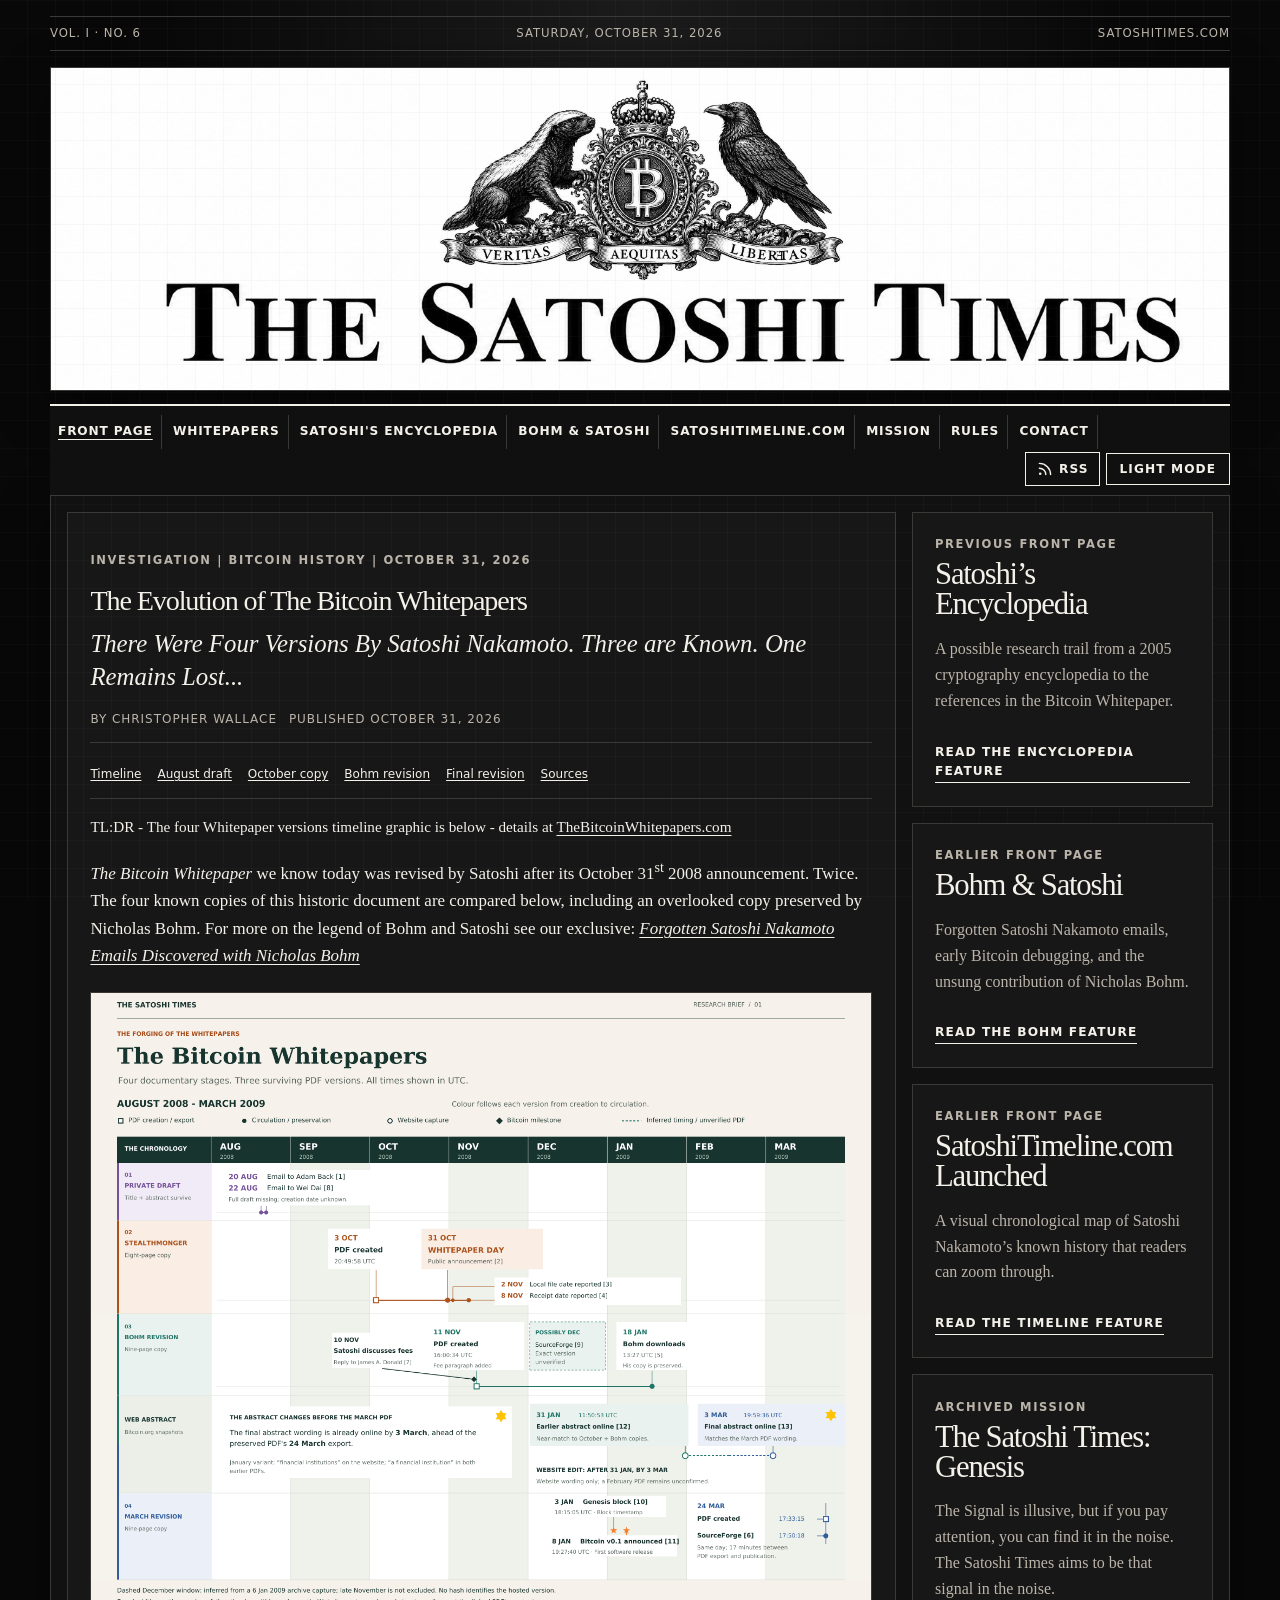
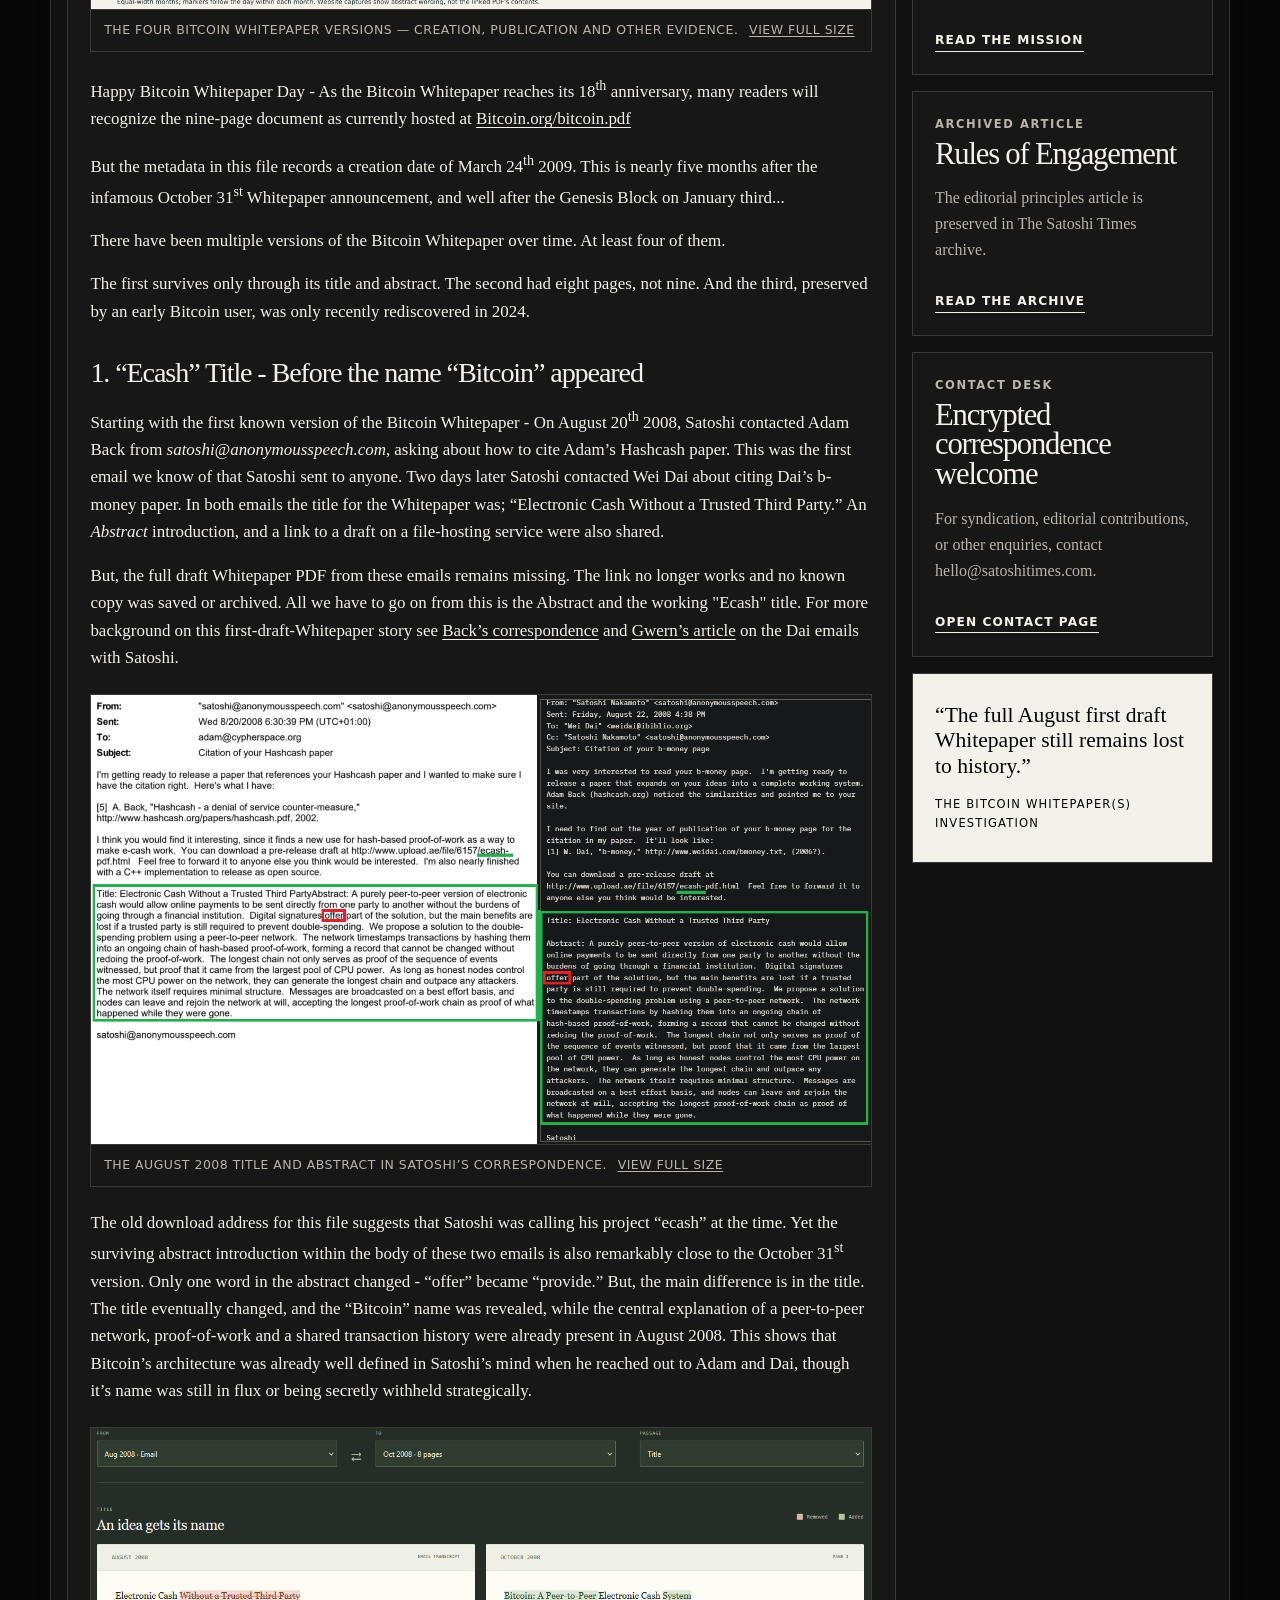
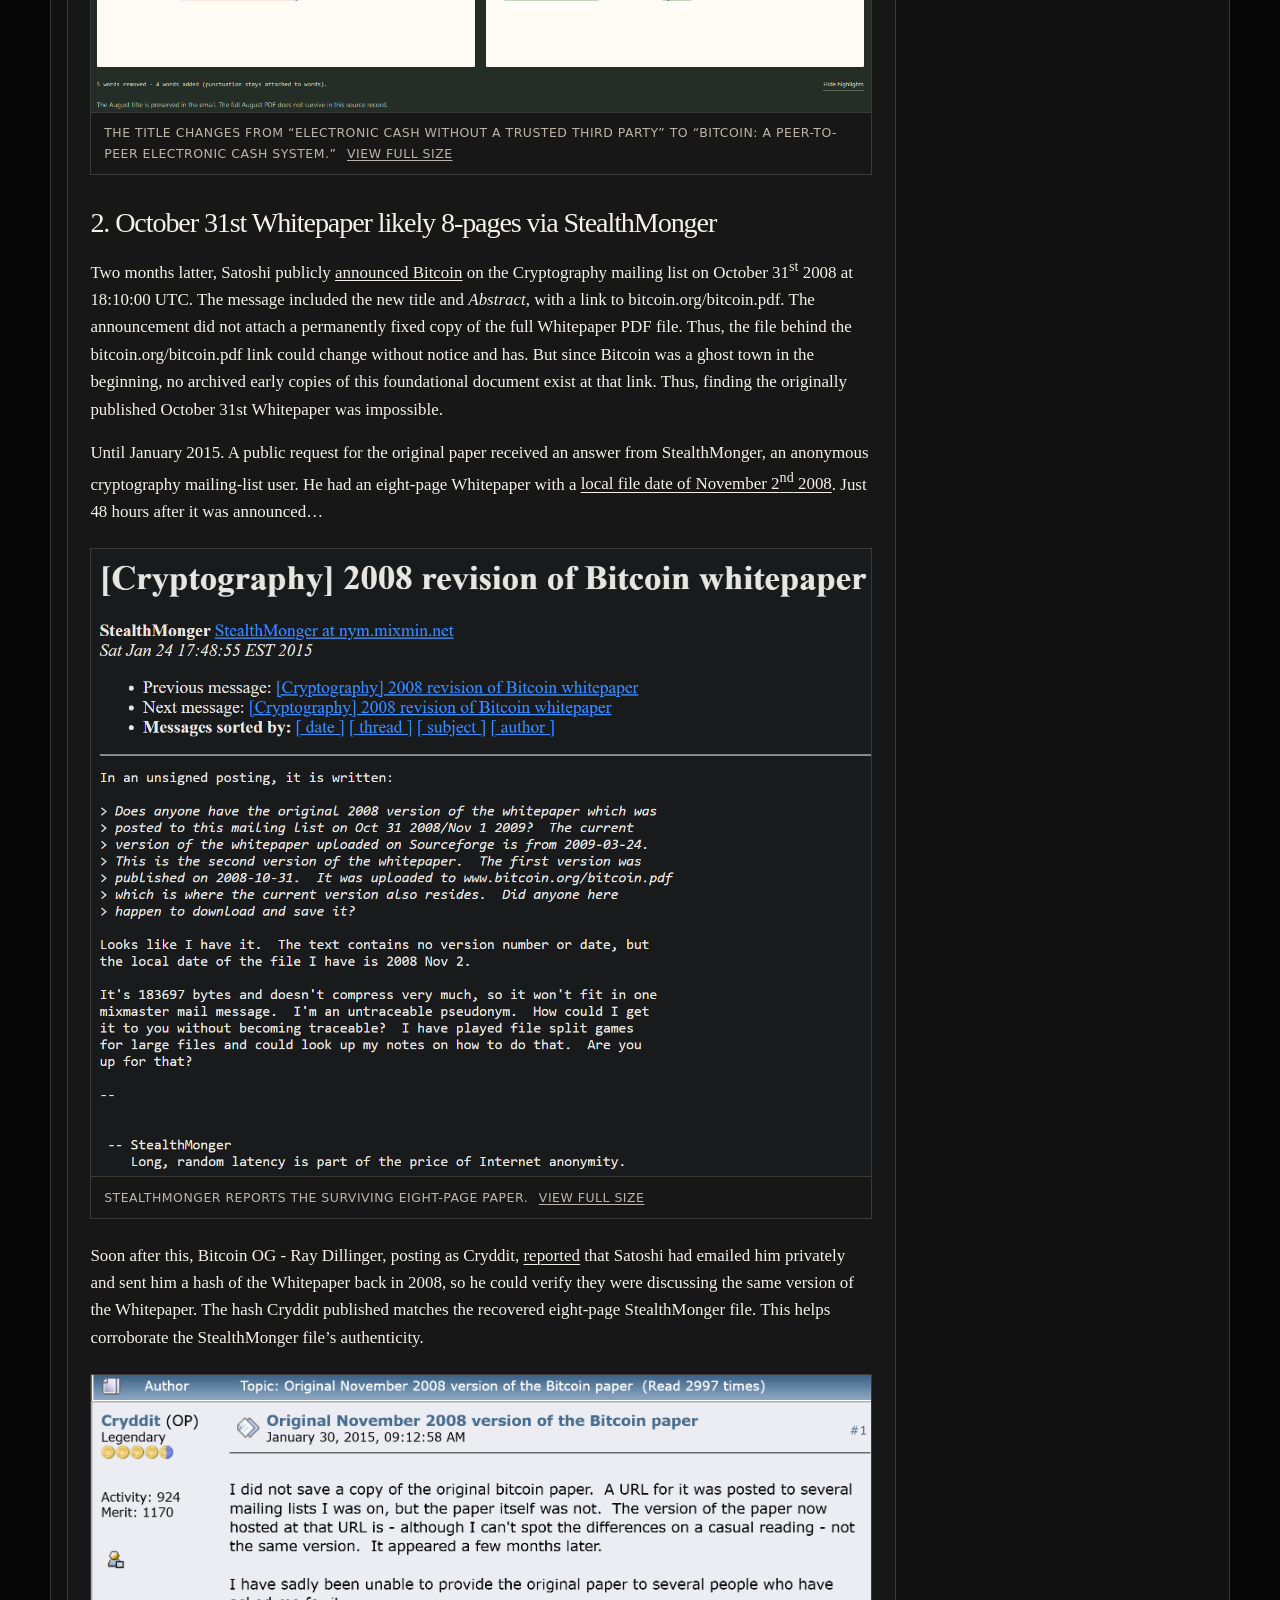
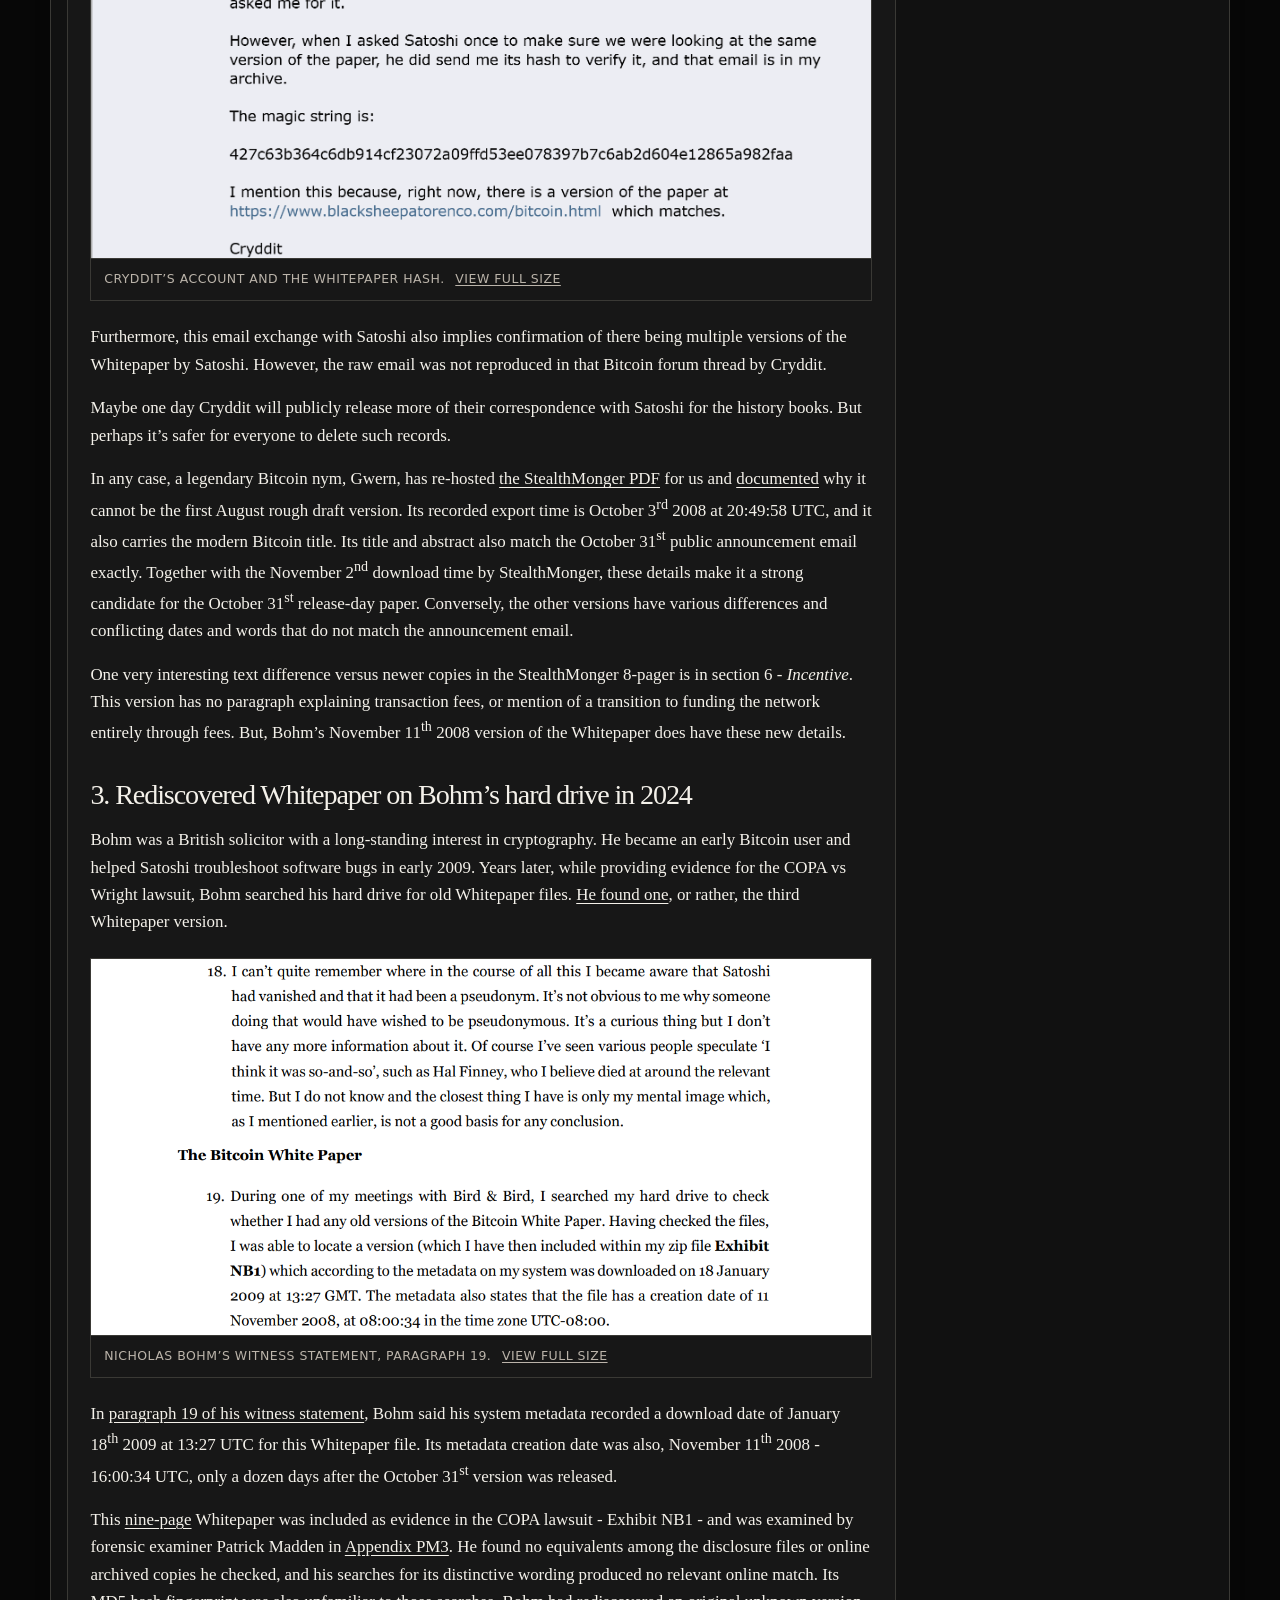
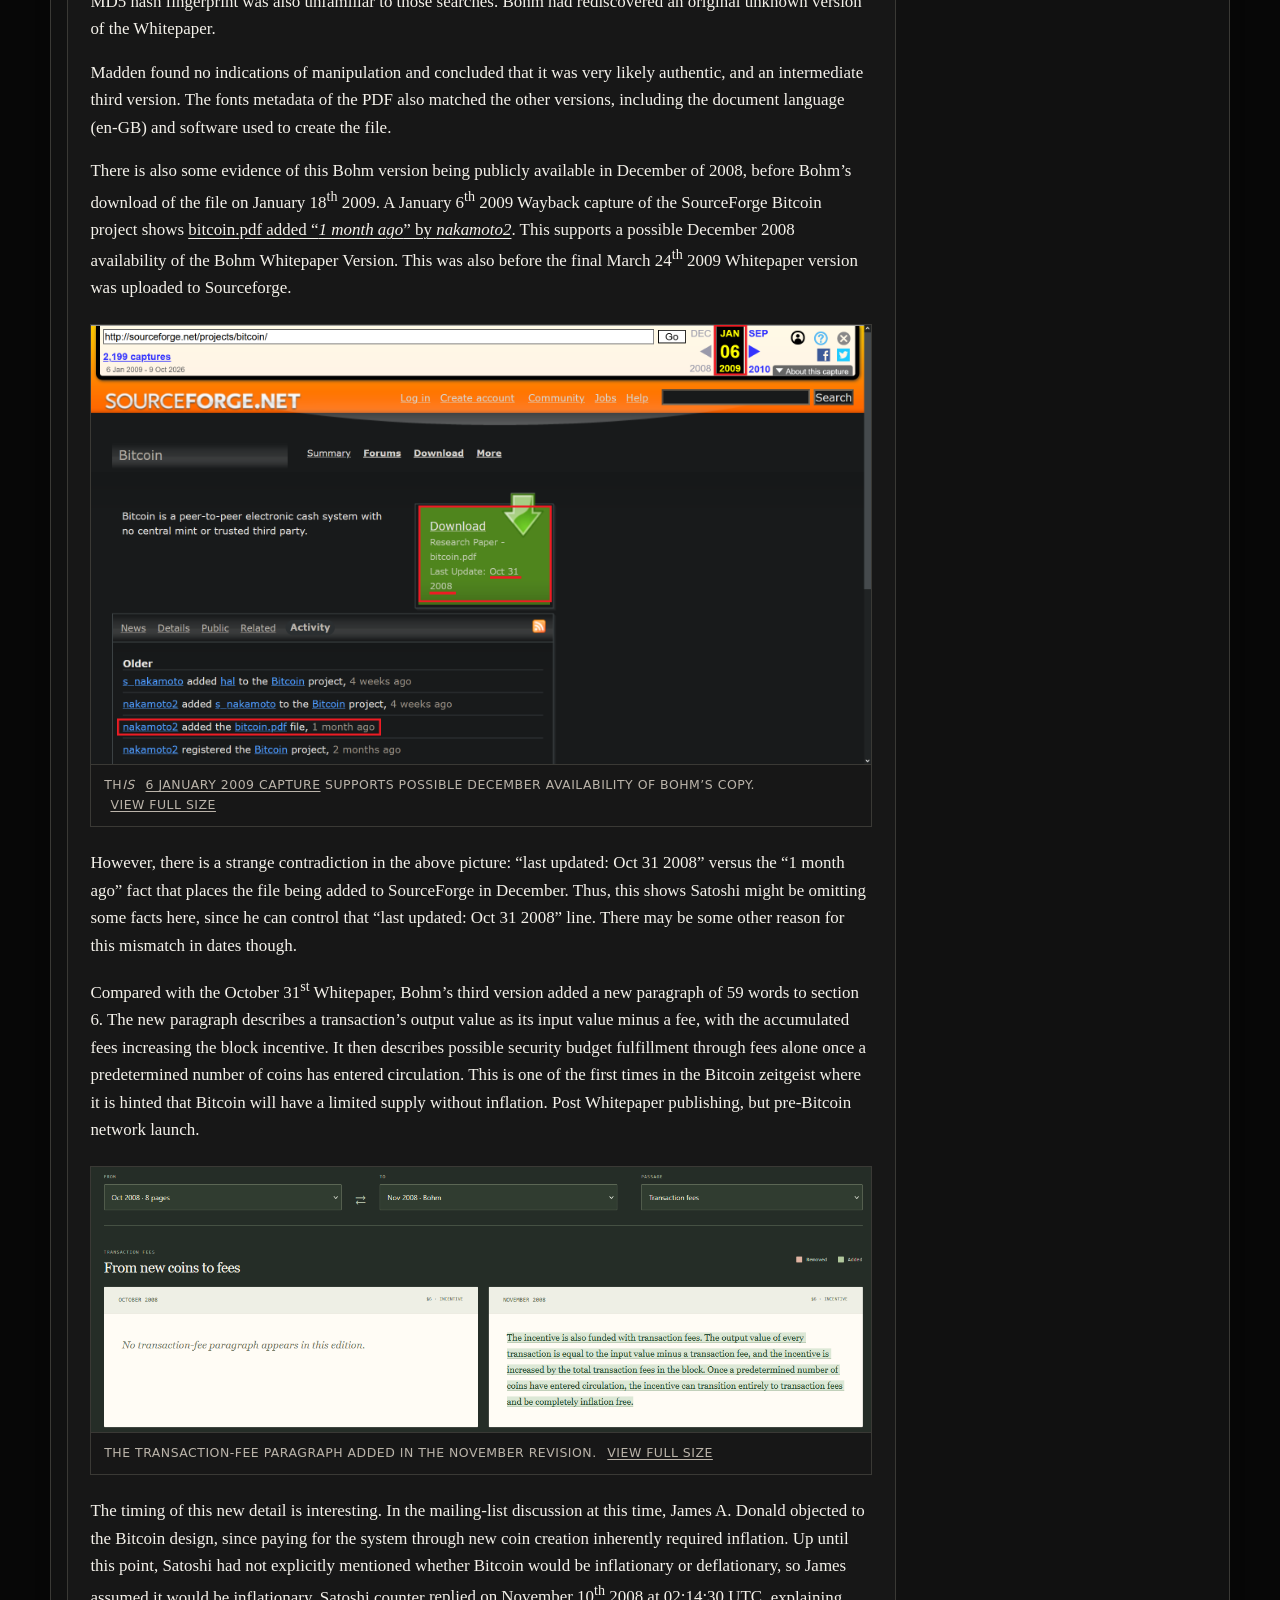
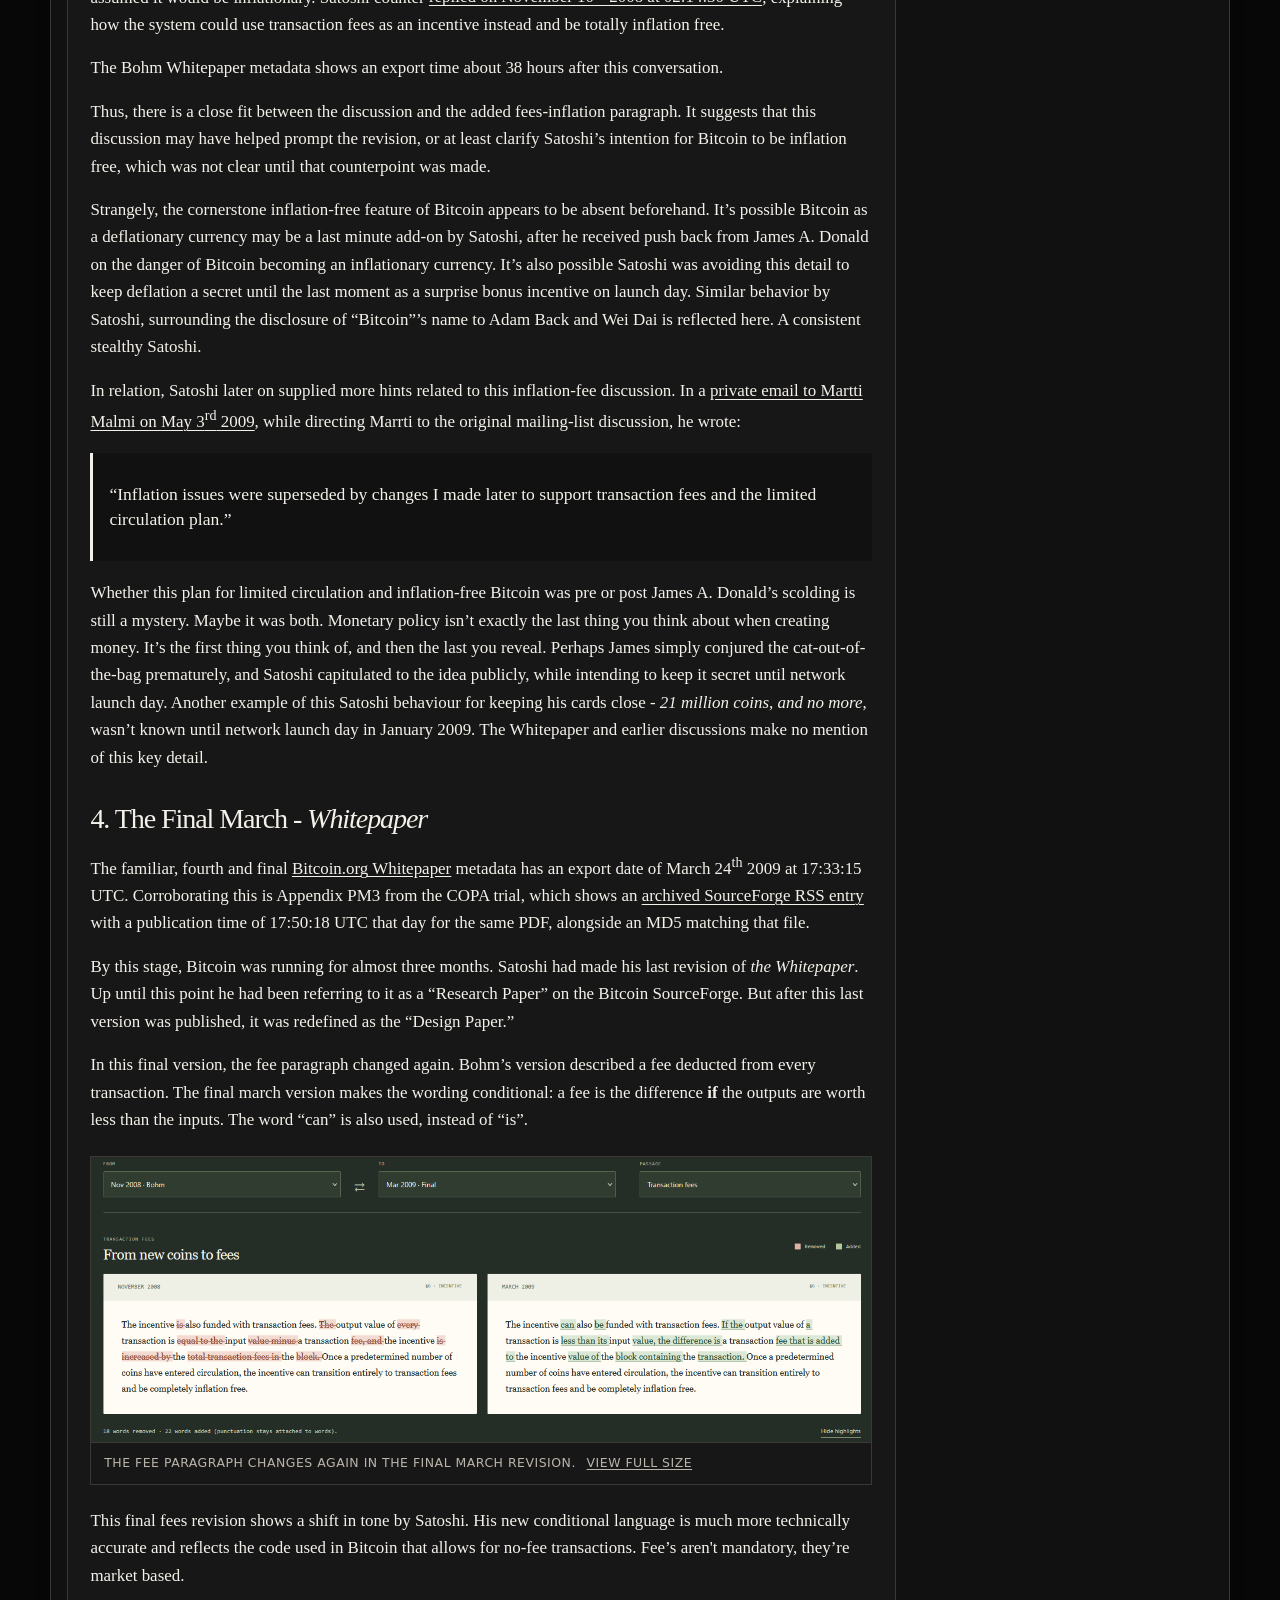
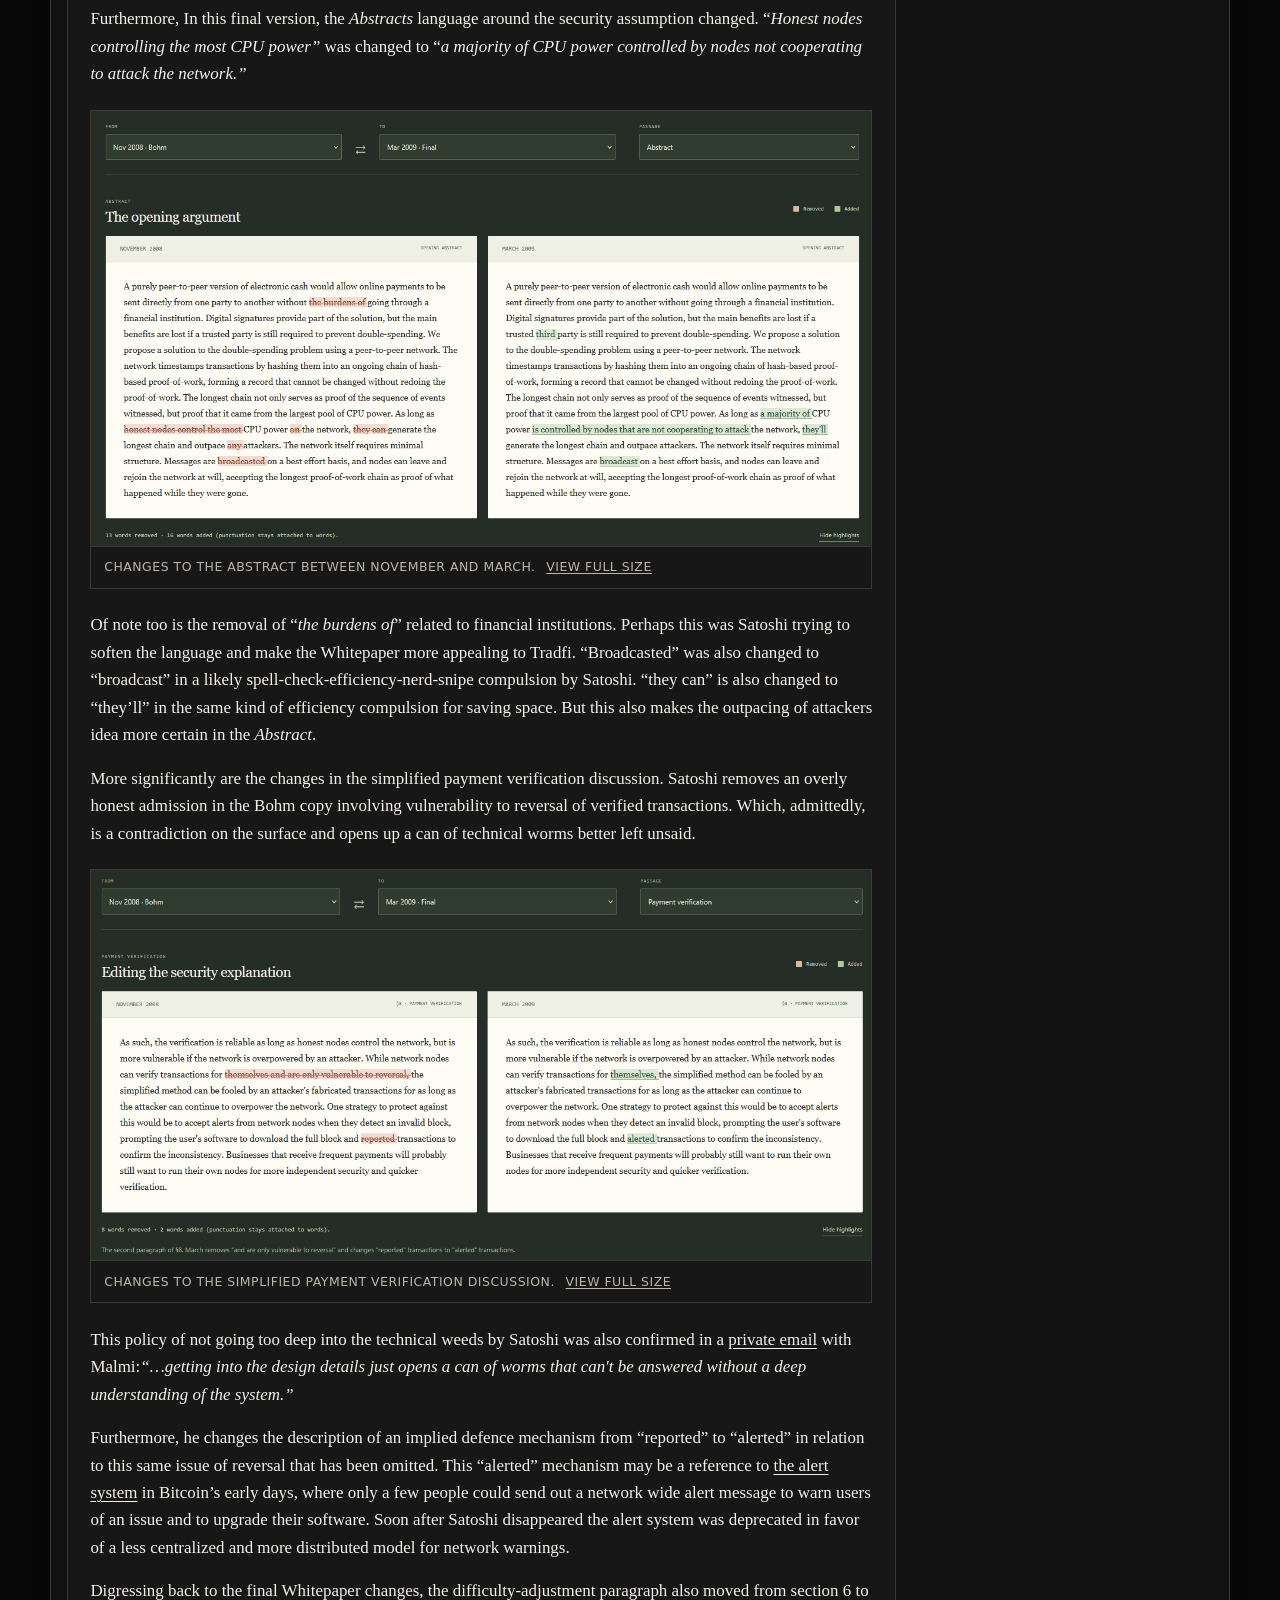
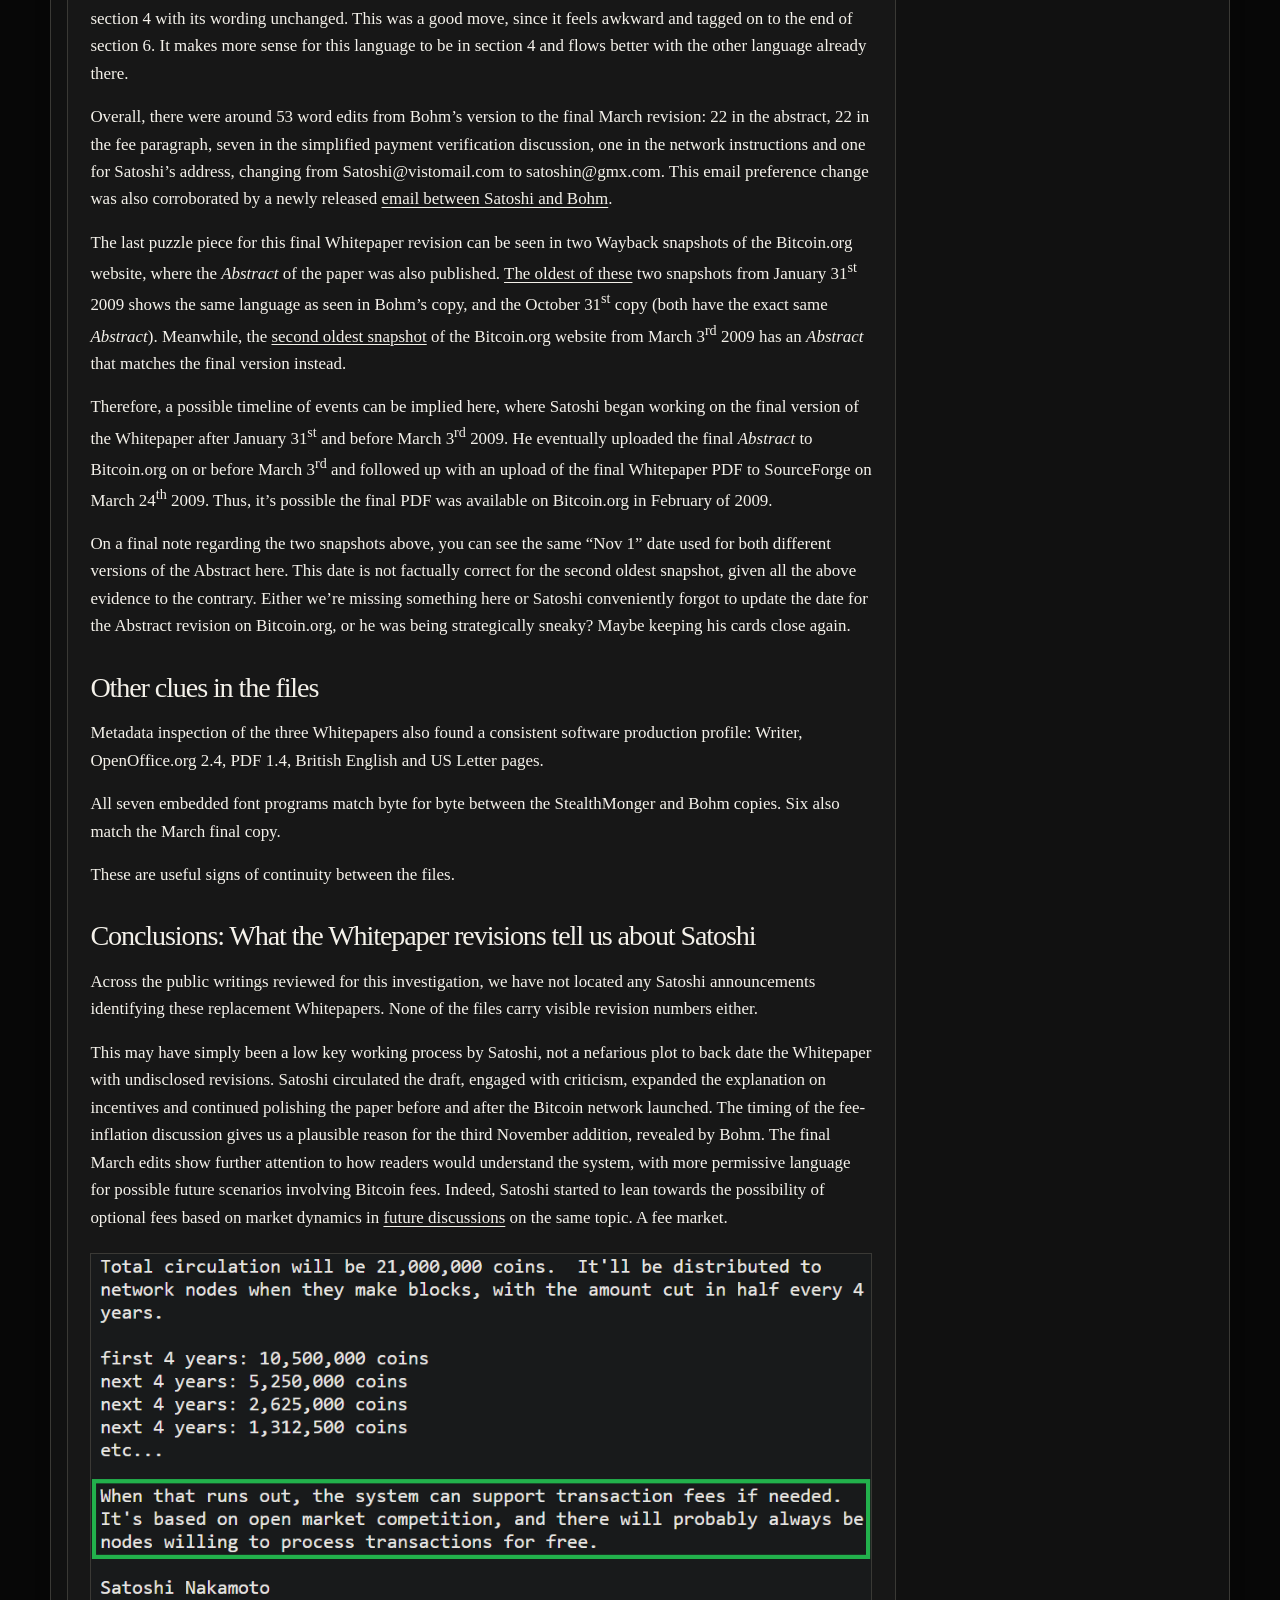
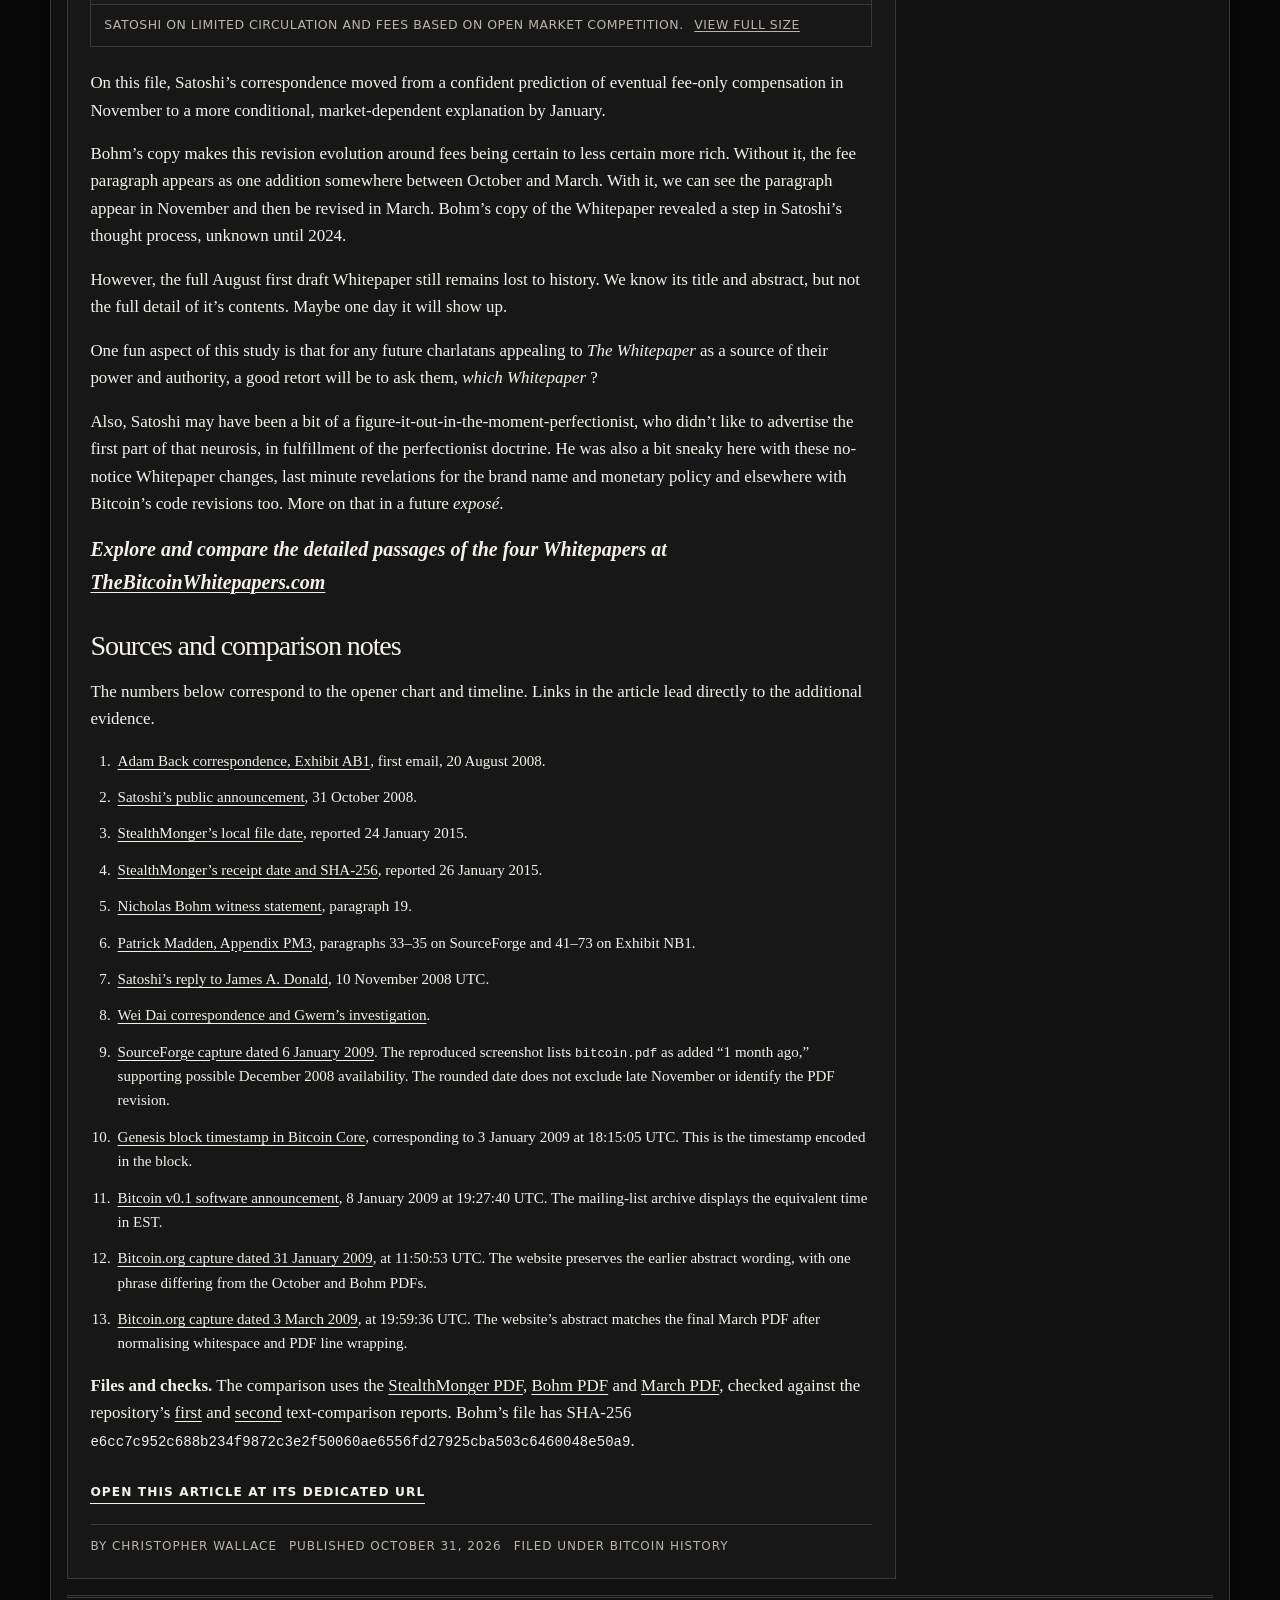
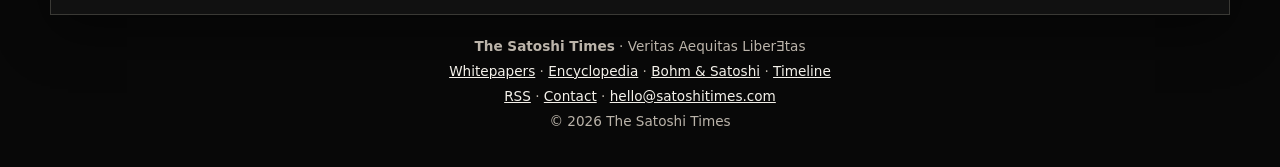
<file: index.html>
<!doctype html>
<html lang="en" data-theme="dark">
<head>
  <meta charset="utf-8" />
  <meta name="viewport" content="width=device-width, initial-scale=1" />
  <title>The Evolution of The Bitcoin Whitepapers — The Satoshi Times</title>
  <meta name="description" content="Four versions of the Bitcoin Whitepaper by Satoshi Nakamoto: the lost August draft, the eight-page StealthMonger copy, Nicholas Bohm’s revision and the final March 2009 paper." />
  <meta name="author" content="Christopher Wallace" />
  <link rel="canonical" href="https://satoshitimes.com/whitepapers/" />
  <meta property="og:type" content="article" />
  <meta property="og:site_name" content="The Satoshi Times" />
  <meta property="og:title" content="The Evolution of The Bitcoin Whitepaper(s)" />
  <meta property="og:description" content="Four versions of the Bitcoin Whitepaper by Satoshi Nakamoto: the lost August draft, the eight-page StealthMonger copy, Nicholas Bohm’s revision and the final March 2009 paper." />
  <meta property="og:url" content="https://satoshitimes.com/whitepapers/" />
  <meta property="og:image" content="https://satoshitimes.com/assets/whitepapers/01-whitepaper-timeline.png" />
  <meta property="og:image:alt" content="Timeline of the four Bitcoin Whitepaper versions" />
  <meta property="article:published_time" content="2026-10-31" />
  <meta name="twitter:card" content="summary_large_image" />
  <link rel="stylesheet" href="styles.css" />
  <script type="application/ld+json">{"@context": "https://schema.org", "@type": "NewsArticle", "headline": "The Evolution of The Bitcoin Whitepapers", "description": "Four versions of the Bitcoin Whitepaper by Satoshi Nakamoto: the lost August draft, the eight-page StealthMonger copy, Nicholas Bohm’s revision and the final March 2009 paper.", "datePublished": "2026-10-31", "dateModified": "2026-10-31", "author": {"@type": "Person", "name": "Christopher Wallace"}, "publisher": {"@type": "Organization", "name": "The Satoshi Times", "url": "https://satoshitimes.com/"}, "mainEntityOfPage": "https://satoshitimes.com/whitepapers/", "image": "https://satoshitimes.com/assets/whitepapers/01-whitepaper-timeline.png"}</script>
  <link rel="alternate" type="application/rss+xml" title="The Satoshi Times — RSS" href="feed.xml" />
</head>
<body>
  <a class="skip-link" href="#main">Skip to content</a>

  <header class="site-header">
    <div class="utility-bar" aria-label="Edition details">
      <span>Vol. I · No. 6</span>
      <time class="edition-date" datetime="2026-10-31">Saturday, October 31, 2026</time>
      <span>SatoshiTimes.com</span>
    </div>

    <div class="masthead" aria-label="The Satoshi Times masthead">
      <a href="./" aria-label="The Satoshi Times front page"><img src="assets/satoshi-times-banner.jpg" alt="The Satoshi Times banner with the motto Veritas Aequitas LiberƎtas" /></a>
    </div>

    <nav class="section-nav" aria-label="Newspaper sections">
      <a href="./" aria-current="page">Front Page</a>
      <a href="whitepapers/">Whitepapers</a>
      <a href="encyclopedia/">Satoshi&#x27;s Encyclopedia</a>
      <a href="bohm/">Bohm &amp; Satoshi</a>
      <a href="timeline/">SatoshiTimeline.com</a>
      <a href="mission/">Mission</a>
      <a href="rules.html">Rules</a>
      <a href="contact/">Contact</a>
      <div class="nav-tools">
        <a class="rss-link" href="rss/" title="Subscribe to The Satoshi Times RSS feed"><svg viewBox="0 0 20 20" width="16" height="16" fill="none" aria-hidden="true" focusable="false"><circle cx="4" cy="16" r="1.6" fill="currentColor" /><path d="M3 9a8 8 0 0 1 8 8M3 3a14 14 0 0 1 14 14" stroke="currentColor" stroke-width="1.8" stroke-linecap="round" /></svg><span>RSS</span></a>
        <button id="themeToggle" class="theme-toggle" type="button" aria-label="Toggle light and dark mode">Light mode</button>
      </div>
    </nav>
  </header>

  <main id="main" class="page-shell">
    <section class="headline-grid front-page-grid" aria-label="Lead story">
      <article id="lead" class="lead-story article-card prose longform-article whitepapers-article">
        <p class="kicker">Investigation | Bitcoin History | <time datetime="2026-10-31">October 31, 2026</time></p>
        <h1 class="whitepapers-headline">The Evolution of The Bitcoin Whitepapers</h1>
        <p class="dek">There Were Four Versions By Satoshi Nakamoto. Three are Known. One Remains Lost...</p>
        <div class="article-meta article-meta--top">
          <span>By Christopher Wallace</span>
          <span>Published <time datetime="2026-10-31">October 31, 2026</time></span>
        </div>
        <nav class="article-jumps" aria-label="In this article">
          <a href="#figure-1">Timeline</a><a href="#august-draft">August draft</a><a href="#october-whitepaper">October copy</a><a href="#bohm-revision">Bohm revision</a><a href="#march-revision">Final revision</a><a href="#sources">Sources</a>
        </nav>
        <p class="article-summary">TL:DR - The four Whitepaper versions timeline graphic is below - details at <a href="https://thebitcoinwhitepapers.com/" target="_blank" rel="noopener">TheBitcoinWhitepapers.com</a></p>
        <p><em>The Bitcoin Whitepaper</em> we know today was revised by Satoshi after its October 31<sup>st</sup> 2008 announcement. Twice. The four known copies of this historic document are compared below, including an overlooked copy preserved by Nicholas Bohm. For more on the legend of Bohm and Satoshi see our exclusive: <a href="bohm/"><em>Forgotten Satoshi Nakamoto Emails Discovered with Nicholas Bohm</em></a><em> </em></p>
        <figure class="article-figure whitepaper-figure" id="figure-1">
          <a class="figure-fullsize" href="assets/whitepapers/01-whitepaper-timeline.png" target="_blank" rel="noopener" aria-label="View full-size image: Timeline of the four Bitcoin Whitepaper versions, August 2008 to March 2009"><img src="assets/whitepapers/01-whitepaper-timeline.png" width="2880" height="2274" alt="Timeline of the four Bitcoin Whitepaper versions, August 2008 to March 2009" loading="eager" decoding="async" /></a>
          <figcaption>The four Bitcoin Whitepaper versions — creation, publication and other evidence. <a href="assets/whitepapers/01-whitepaper-timeline.png" target="_blank" rel="noopener">View full size</a></figcaption>
        </figure>
        <p>Happy Bitcoin Whitepaper Day - As the Bitcoin Whitepaper reaches its 18<sup>th</sup> anniversary, many readers will recognize the nine-page document as currently hosted at <a href="https://bitcoin.org/bitcoin.pdf" target="_blank" rel="noopener">Bitcoin.org/bitcoin.pdf</a></p>
        <p>But the metadata in this file records a creation date of March 24<sup>th</sup> 2009. This is nearly five months after the infamous October 31<sup>st</sup> Whitepaper announcement, and well after the Genesis Block on January third...</p>
         <p>There have been multiple versions of the Bitcoin Whitepaper over time. At least four of them.</p>
        <p>The first survives only through its title and abstract. The second had eight pages, not nine. And the third, preserved by an early Bitcoin user, was only recently rediscovered in 2024.</p>
        <h2 id="august-draft">1. “Ecash” Title - Before the name “Bitcoin” appeared</h2>
        <p>Starting with the first known version of the Bitcoin Whitepaper - On August 20<sup>th</sup> 2008, Satoshi contacted Adam Back from <em>satoshi@anonymousspeech.com</em>, asking about how to cite Adam’s Hashcash paper. This was the first email we know of that Satoshi sent to anyone. Two days later Satoshi contacted Wei Dai about citing Dai’s b-money paper. In both emails the title for the Whitepaper was; “Electronic Cash Without a Trusted Third Party.” An <em>A</em><em>bstract </em>introduction, and a link to a draft on a file-hosting service were also shared.</p>
        <p>But, the full draft Whitepaper PDF from these emails remains missing. The link no longer works and no known copy was saved or archived. All we have to go on from this is the Abstract and the working "Ecash" title. For more background on this first-draft-Whitepaper story see <a href="https://s3.documentcloud.org/documents/24439625/adam-back-exhibit-ab1-1.pdf" target="_blank" rel="noopener">Back’s correspondence</a> and <a href="https://gwern.net/doc/bitcoin/2008-nakamoto#emails" target="_blank" rel="noopener">Gwern’s article</a> on the Dai emails with Satoshi.</p>
        <figure class="article-figure whitepaper-figure" id="figure-2">
          <a class="figure-fullsize" href="../assets/whitepapers/02-august-correspondence.png" target="_blank" rel="noopener" aria-label="View full-size image: August 2008 correspondence with Adam Back and Wei Dai showing the Electronic Cash Without a Trusted Third Party title and abstract"><img src="../assets/whitepapers/02-august-correspondence.png" width="1472" height="847" alt="August 2008 correspondence with Adam Back and Wei Dai showing the Electronic Cash Without a Trusted Third Party title and abstract" loading="lazy" decoding="async" /></a>
          <figcaption>The August 2008 title and abstract in Satoshi’s correspondence. <a href="../assets/whitepapers/02-august-correspondence.png" target="_blank" rel="noopener">View full size</a></figcaption>
        </figure>
        <p>The old download address for this file suggests that Satoshi was calling his project “ecash” at the time. Yet the surviving abstract introduction within the body of these two emails is also remarkably close to the October 31<sup>st</sup> version. Only one word in the abstract changed - “offer” became “provide.” But, the main difference is in the title. The title eventually changed, and the “Bitcoin” name was revealed, while the central explanation of a peer-to-peer network, proof-of-work and a shared transaction history were already present in August 2008. This shows that Bitcoin’s architecture was already well defined in Satoshi’s mind when he reached out to Adam and Dai, though it’s name was still in flux or being secretly withheld strategically.</p>
        <figure class="article-figure whitepaper-figure" id="figure-3">
          <a class="figure-fullsize" href="../assets/whitepapers/03-title-comparison.png" target="_blank" rel="noopener" aria-label="View full-size image: Comparison of the August Electronic Cash Without a Trusted Third Party title with the October Bitcoin title"><img src="../assets/whitepapers/03-title-comparison.png" width="1302" height="474" alt="Comparison of the August Electronic Cash Without a Trusted Third Party title with the October Bitcoin title" loading="lazy" decoding="async" /></a>
          <figcaption>The title changes from “Electronic Cash Without a Trusted Third Party” to “Bitcoin: A Peer-to-Peer Electronic Cash System.” <a href="../assets/whitepapers/03-title-comparison.png" target="_blank" rel="noopener">View full size</a></figcaption>
        </figure>
        <h2 id="october-whitepaper">2. October 31st Whitepaper likely 8-pages via StealthMonger</h2>
        <p>Two months latter, Satoshi publicly <a href="https://www.metzdowd.com/pipermail/cryptography/2008-October/014810.html" target="_blank" rel="noopener">announced Bitcoin</a> on the Cryptography mailing list on October 31<sup>st</sup> 2008 at 18:10:00 UTC. The message included the new title and <em>A</em><em>bstract</em>, with a link to bitcoin.org/bitcoin.pdf. The announcement did not attach a permanently fixed copy of the full Whitepaper PDF file. Thus, the file behind the bitcoin.org/bitcoin.pdf link could change without notice and has. But since Bitcoin was a ghost town in the beginning, no archived early copies of this foundational document exist at that link. Thus, finding the originally published October 31st Whitepaper was impossible.</p>
        <p>Until January 2015. A public request for the original paper received an answer from StealthMonger, an anonymous cryptography mailing-list user. He had an eight-page Whitepaper with a <a href="https://www.metzdowd.com/pipermail/cryptography/2015-January/024438.html" target="_blank" rel="noopener">local file date of November 2<sup>nd</sup> 2008</a>. Just 48 hours after it was announced…</p>
        <figure class="article-figure whitepaper-figure" id="figure-4">
          <a class="figure-fullsize" href="../assets/whitepapers/04-stealthmonger-email.png" target="_blank" rel="noopener" aria-label="View full-size image: StealthMonger’s January 24, 2015 mailing-list message reporting an eight-page whitepaper with a local file date of November 2, 2008"><img src="../assets/whitepapers/04-stealthmonger-email.png" width="1260" height="1014" alt="StealthMonger’s January 24, 2015 mailing-list message reporting an eight-page whitepaper with a local file date of November 2, 2008" loading="lazy" decoding="async" /></a>
          <figcaption>StealthMonger reports the surviving eight-page paper. <a href="../assets/whitepapers/04-stealthmonger-email.png" target="_blank" rel="noopener">View full size</a></figcaption>
        </figure>
        <p>Soon after this, Bitcoin OG - Ray Dillinger, posting as Cryddit, <a href="https://bitcointalk.org/index.php?topic=940910.0" target="_blank" rel="noopener">reported</a> that Satoshi had emailed him privately and sent him a hash of the Whitepaper back in 2008, so he could verify they were discussing the same version of the Whitepaper. The hash Cryddit published matches the recovered eight-page StealthMonger file. This helps corroborate the StealthMonger file’s authenticity. </p>
        <figure class="article-figure whitepaper-figure" id="figure-5">
          <a class="figure-fullsize" href="../assets/whitepapers/05-cryddit-hash.png" target="_blank" rel="noopener" aria-label="View full-size image: Cryddit’s January 30, 2015 Bitcoin forum post giving the hash of the whitepaper discussed with Satoshi"><img src="../assets/whitepapers/05-cryddit-hash.png" width="1741" height="1079" alt="Cryddit’s January 30, 2015 Bitcoin forum post giving the hash of the whitepaper discussed with Satoshi" loading="lazy" decoding="async" /></a>
          <figcaption>Cryddit’s account and the whitepaper hash. <a href="../assets/whitepapers/05-cryddit-hash.png" target="_blank" rel="noopener">View full size</a></figcaption>
        </figure>
        <p>Furthermore, this email exchange with Satoshi also implies confirmation of there being multiple versions of the Whitepaper by Satoshi. However, the raw email was not reproduced in that Bitcoin forum thread by Cryddit.</p>
        <p>Maybe one day Cryddit will publicly release more of their correspondence with Satoshi for the history books. But perhaps it’s safer for everyone to delete such records.</p>
        <p>In any case, a legendary Bitcoin nym, Gwern, has re-hosted <a href="https://gwern.net/doc/bitcoin/2008-10-03-nakamoto-bitcoindraft.pdf" target="_blank" rel="noopener">the StealthMonger PDF</a> for us and <a href="https://gwern.net/doc/bitcoin/2008-nakamoto#emails" target="_blank" rel="noopener">documented</a> why it cannot be the first August rough draft version. Its recorded export time is October 3<sup>rd</sup> 2008 at 20:49:58 UTC, and it also carries the modern Bitcoin title. Its title and abstract also match the October 31<sup>st</sup> public announcement email exactly. Together with the November 2<sup>nd</sup> download time by StealthMonger, these details make it a strong candidate for the October 31<sup>st</sup> release-day paper. Conversely, the other versions have various differences and conflicting dates and words that do not match the announcement email.</p>
        <p>One very interesting text difference versus newer copies in the StealthMonger 8-pager is in section 6 - <em>I</em><em>ncentive</em>. This version has no paragraph explaining transaction fees, or mention of a transition to funding the network entirely through fees. But, Bohm’s November 11<sup>th</sup> 2008 version of the Whitepaper does have these new details.</p>
        <h2 id="bohm-revision">3. Rediscovered Whitepaper on Bohm’s hard drive in 2024</h2>
        <p>Bohm was a British solicitor with a long-standing interest in cryptography. He became an early Bitcoin user and helped Satoshi troubleshoot software bugs in early 2009. Years later, while providing evidence for the COPA vs Wright lawsuit, Bohm searched his hard drive for old Whitepaper files. <a href="https://github.com/NicholasBohm/Emails/blob/main/bitcoin-nb1.pdf" target="_blank" rel="noopener">He found one</a>, or rather, the third Whitepaper version.</p>
        <figure class="article-figure whitepaper-figure" id="figure-6">
          <a class="figure-fullsize" href="../assets/whitepapers/06-bohm-witness-statement.png" target="_blank" rel="noopener" aria-label="View full-size image: Paragraph 19 of Nicholas Bohm’s witness statement describing the whitepaper found on his hard drive"><img src="../assets/whitepapers/06-bohm-witness-statement.png" width="1224" height="589" alt="Paragraph 19 of Nicholas Bohm’s witness statement describing the whitepaper found on his hard drive" loading="lazy" decoding="async" /></a>
          <figcaption>Nicholas Bohm’s witness statement, paragraph 19. <a href="../assets/whitepapers/06-bohm-witness-statement.png" target="_blank" rel="noopener">View full size</a></figcaption>
        </figure>
        <p>In <a href="https://bitcoindefense.org/assets/documents/Witness-Statement-of-Nicholas-Bohm.pdf" target="_blank" rel="noopener">paragraph 19 of his witness statement</a>, Bohm said his system metadata recorded a download date of January 18<sup>th</sup> 2009 at 13:27 UTC for this Whitepaper file. Its metadata creation date was also, November 11<sup>th</sup> 2008 - 16:00:34 UTC, only a dozen days after the October 31<sup>st</sup> version was released.</p>
        <p>This <a href="https://github.com/NicholasBohm/Emails/blob/main/bitcoin-nb1.pdf" target="_blank" rel="noopener">nine-page</a> Whitepaper was included as evidence in the COPA lawsuit - Exhibit NB1 - and was examined by forensic examiner Patrick Madden in <a href="https://github.com/NicholasBohm/Emails/blob/main/Appendix%20PM3.pdf" target="_blank" rel="noopener">Appendix PM3</a>. He found no equivalents among the disclosure files or online archived copies he checked, and his searches for its distinctive wording produced no relevant online match. Its MD5 hash fingerprint was also unfamiliar to those searches. Bohm had rediscovered an original unknown version of the Whitepaper.</p>
        <p>Madden found no indications of manipulation and concluded that it was very likely authentic, and an intermediate third version. The fonts metadata of the PDF also matched the other versions, including the document language (en-GB) and software used to create the file.</p>
        <p>There is also some evidence of this Bohm version being publicly available in December of 2008, before Bohm’s download of the file on January 18<sup>th</sup> 2009. A January 6<sup>th</sup> 2009 Wayback capture of the SourceForge Bitcoin project shows <a href="https://web.archive.org/web/20090106201347/http://sourceforge.net/projects/bitcoin/" target="_blank" rel="noopener">bitcoin.pdf added “<em>1 month ago</em>” by <em>nakamoto2</em></a>. This supports a possible December 2008 availability of the Bohm Whitepaper Version. This was also before the final March 24<sup>th</sup> 2009 Whitepaper version was uploaded to Sourceforge.</p>
        <figure class="article-figure whitepaper-figure" id="figure-7">
          <a class="figure-fullsize" href="../assets/whitepapers/07-sourceforge-archive.png" target="_blank" rel="noopener" aria-label="View full-size image: January 6, 2009 SourceForge capture showing bitcoin.pdf added one month ago and a last-updated label of October 31, 2008"><img src="../assets/whitepapers/07-sourceforge-archive.png" width="1920" height="1080" alt="January 6, 2009 SourceForge capture showing bitcoin.pdf added one month ago and a last-updated label of October 31, 2008" loading="lazy" decoding="async" /></a>
          <figcaption>Th<em>is</em> <a href="https://web.archive.org/web/20090106201347/http://sourceforge.net/projects/bitcoin/" target="_blank" rel="noopener">6 January 2009 capture</a> supports possible December availability of Bohm’s copy. <a href="../assets/whitepapers/07-sourceforge-archive.png" target="_blank" rel="noopener">View full size</a></figcaption>
        </figure>
        <p>However, there is a strange contradiction in the above picture: “last updated: Oct 31 2008” versus the “1 month ago” fact that places the file being added to SourceForge in December. Thus, this shows Satoshi might be omitting some facts here, since he can control that “last updated: Oct 31 2008” line. There may be some other reason for this mismatch in dates though.</p>
        <p>Compared with the October 31<sup>st</sup>  Whitepaper, Bohm’s third version added a new paragraph of 59 words to section 6. The new paragraph describes a transaction’s output value as its input value minus a fee, with the accumulated fees increasing the block incentive. It then describes possible security budget fulfillment through fees alone once a predetermined number of coins has entered circulation. This is one of the first times in the Bitcoin zeitgeist where it is hinted that Bitcoin will have a limited supply without inflation. Post Whitepaper publishing, but pre-Bitcoin network launch.</p>
        <figure class="article-figure whitepaper-figure" id="figure-8">
          <a class="figure-fullsize" href="../assets/whitepapers/08-fee-paragraph-added.png" target="_blank" rel="noopener" aria-label="View full-size image: Comparison showing the transaction-fee paragraph absent in October and added in the November Bohm whitepaper"><img src="../assets/whitepapers/08-fee-paragraph-added.png" width="1316" height="447" alt="Comparison showing the transaction-fee paragraph absent in October and added in the November Bohm whitepaper" loading="lazy" decoding="async" /></a>
          <figcaption>The transaction-fee paragraph added in the November revision. <a href="../assets/whitepapers/08-fee-paragraph-added.png" target="_blank" rel="noopener">View full size</a></figcaption>
        </figure>
        <p>The timing of this new detail is interesting. In the mailing-list discussion at this time, James A. Donald objected to the Bitcoin design, since paying for the system through new coin creation inherently required inflation. Up until this point, Satoshi had not explicitly mentioned whether Bitcoin would be inflationary or deflationary, so James assumed it would be inflationary. Satoshi counter <a href="https://www.metzdowd.com/pipermail/cryptography/2008-November/014842.html" target="_blank" rel="noopener">replied on November 10<sup>th</sup> 2008 at 02:14:30 UTC</a>, explaining how the system could use transaction fees as an incentive instead and be totally inflation free.</p>
        <p>The Bohm Whitepaper metadata shows an export time about 38 hours after this conversation.</p>
        <p>Thus, there is a close fit between the discussion and the added fees-inflation paragraph. It suggests that this discussion may have helped prompt the revision, or at least clarify Satoshi’s intention for Bitcoin to be inflation free, which was not clear until that counterpoint was made.</p>
        <p>Strangely, the cornerstone inflation-free feature of Bitcoin appears to be absent beforehand. It’s possible Bitcoin as a deflationary currency may be a last minute add-on by Satoshi, after he received push back from James A. Donald on the danger of Bitcoin becoming an inflationary currency. It’s also possible Satoshi was avoiding this detail to keep deflation a secret until the last moment as a surprise bonus incentive on launch day. Similar behavior by Satoshi, surrounding the disclosure of “Bitcoin”’s name to Adam Back and Wei Dai is reflected here. A consistent stealthy Satoshi.</p>
        <p>In relation, Satoshi later on supplied more hints related to this inflation-fee discussion. In a <a href="https://mmalmi.github.io/satoshi/#email-3" target="_blank" rel="noopener">private email to Martti Malmi on May 3<sup>rd</sup> 2009</a>, while directing Marrti to the original mailing-list discussion, he wrote:</p>
        <blockquote><p>“Inflation issues were superseded by changes I made later to support transaction fees and the limited circulation plan.”</p></blockquote>
        <p>Whether this plan for limited circulation and inflation-free Bitcoin was pre or post James A. Donald’s scolding is still a mystery. Maybe it was both. Monetary policy isn’t exactly the last thing you think about when creating money. It’s the first thing you think of, and then the last you reveal. Perhaps James simply conjured the cat-out-of-the-bag prematurely, and Satoshi capitulated to the idea publicly, while intending to keep it secret until network launch day. Another example of this Satoshi behaviour for keeping his cards close - <em>21 million coins, and no more</em>, wasn’t known until network launch day in January 2009. The Whitepaper and earlier discussions make no mention of this key detail.</p>
        <h2 id="march-revision"><strong>4. </strong><strong>The </strong><strong>Final </strong><strong>March</strong> - <em>Whitepaper</em></h2>
        <p>The familiar, fourth and final <a href="https://bitcoin.org/bitcoin.pdf" target="_blank" rel="noopener">Bitcoin.org Whitepaper</a> metadata has an export date of March 24<sup>th</sup> 2009 at 17:33:15 UTC. Corroborating this is Appendix PM3 from the COPA trial, which shows an <a href="https://web.archive.org/web/20091128203045if_/http://sourceforge.net:80/api/file/index/project-id/244765/rss" target="_blank" rel="noopener">archived SourceForge RSS entry</a> with a publication time of 17:50:18 UTC that day for the same PDF, alongside an MD5 matching that file.</p>
        <p>By this stage, Bitcoin was running for almost three months. Satoshi had made his last revision of <em>the Whitepaper</em>. Up until this point he had been referring to it as a “Research Paper” on the Bitcoin SourceForge. But after this last version was published, it was redefined as the “Design Paper.”</p>
        <p>In this final version, the fee paragraph changed again. Bohm’s version described a fee deducted from every transaction. The final march version makes the wording conditional: a fee is the difference <strong>if</strong> the outputs are worth less than the inputs. The word “can” is also used, instead of “is”.</p>
        <figure class="article-figure whitepaper-figure" id="figure-9">
          <a class="figure-fullsize" href="../assets/whitepapers/09-fee-paragraph-revised.png" target="_blank" rel="noopener" aria-label="View full-size image: Comparison of the November and March fee paragraphs, including the change from is to can"><img src="../assets/whitepapers/09-fee-paragraph-revised.png" width="1318" height="481" alt="Comparison of the November and March fee paragraphs, including the change from is to can" loading="lazy" decoding="async" /></a>
          <figcaption>The fee paragraph changes again in the final March revision. <a href="../assets/whitepapers/09-fee-paragraph-revised.png" target="_blank" rel="noopener">View full size</a></figcaption>
        </figure>
        <p>This final fees revision shows a shift in tone by Satoshi. His new conditional language is much more technically accurate and reflects the code used in Bitcoin that allows for no-fee transactions. Fee’s aren't mandatory, they’re market based. </p>
        <p>Furthermore, In this final version, the <em>A</em><em>bstract</em><em>s</em> language around the security assumption changed. “<em>H</em><em>onest nodes controlling the most CPU power”</em> was changed to “<em>a majority of CPU power controlled by nodes not cooperating to attack the network.”</em></p>
        <figure class="article-figure whitepaper-figure" id="figure-10">
          <a class="figure-fullsize" href="../assets/whitepapers/10-abstract-comparison.png" target="_blank" rel="noopener" aria-label="View full-size image: Side-by-side comparison highlighting changes to the abstract between the Bohm and final March whitepapers"><img src="../assets/whitepapers/10-abstract-comparison.png" width="1325" height="739" alt="Side-by-side comparison highlighting changes to the abstract between the Bohm and final March whitepapers" loading="lazy" decoding="async" /></a>
          <figcaption>Changes to the abstract between November and March. <a href="../assets/whitepapers/10-abstract-comparison.png" target="_blank" rel="noopener">View full size</a></figcaption>
        </figure>
        <p>Of note too is the removal of “<em>the burdens of</em>” related to financial institutions. Perhaps this was Satoshi trying to soften the language and make the Whitepaper more appealing to Tradfi. “Broadcasted” was also changed to “broadcast” in a likely spell-check-efficiency-nerd-snipe compulsion by Satoshi. “they can” is also changed to “they’ll” in the same kind of efficiency compulsion for saving space. But this also makes the outpacing of attackers idea more certain in the <em>Abstract</em>.</p>
        <p>More significantly are the changes in the simplified payment verification discussion. Satoshi removes an overly honest admission in the Bohm copy involving vulnerability to reversal of verified transactions. Which, admittedly, is a contradiction on the surface and opens up a can of technical worms better left unsaid.</p>
        <figure class="article-figure whitepaper-figure" id="figure-11">
          <a class="figure-fullsize" href="../assets/whitepapers/11-spv-comparison.png" target="_blank" rel="noopener" aria-label="View full-size image: Side-by-side comparison of the simplified payment verification passages in the Bohm and final whitepapers"><img src="../assets/whitepapers/11-spv-comparison.png" width="1312" height="656" alt="Side-by-side comparison of the simplified payment verification passages in the Bohm and final whitepapers" loading="lazy" decoding="async" /></a>
          <figcaption>Changes to the simplified payment verification discussion. <a href="../assets/whitepapers/11-spv-comparison.png" target="_blank" rel="noopener">View full size</a></figcaption>
        </figure>
        <p>This policy of not going too deep into the technical weeds by Satoshi was also confirmed in a <a href="https://mmalmi.github.io/satoshi/#email-3" target="_blank" rel="noopener">private email</a> with Malmi:<em>“…getting into the design details just opens a can of worms that can&#x27;t be answered without a deep understanding of the system.” </em></p>
        <p>Furthermore, he changes the description of an implied defence mechanism from “reported” to “alerted” in relation to this same issue of reversal that has been omitted. This “alerted” mechanism may be a reference to <a href="https://bitcoinwiki.org/wiki/Alert_system" target="_blank" rel="noopener">the alert system</a> in Bitcoin’s early days, where only a few people could send out a network wide alert message to warn users of an issue and to upgrade their software. Soon after Satoshi disappeared the alert system was deprecated  in favor of a less centralized and more distributed model for network warnings.</p>
        <p>Digressing back to the final Whitepaper changes, the difficulty-adjustment paragraph also moved from section 6 to section 4 with its wording unchanged. This was a good move, since it feels awkward and tagged on to the end of section 6. It makes more sense for this language to be in section 4 and flows better with the other language already there.</p>
        <p>Overall, there were around 53 word edits from Bohm’s version to the final March revision: 22 in the abstract, 22 in the fee paragraph, seven in the simplified payment verification discussion, one in the network instructions and one for Satoshi’s address, changing from Satoshi@vistomail.com to satoshin@gmx.com. This email preference change was also corroborated by a newly released <a href="https://github.com/NicholasBohm/Emails/blob/main/66%20s20090719-Re_Bitcoin-231340.pdf" target="_blank" rel="noopener">email between Satoshi and Bohm</a>.</p>
        <p>The last puzzle piece for this final Whitepaper revision can be seen in two Wayback snapshots of the Bitcoin.org website, where the <em>Abstract</em> of the paper was also published. <a href="https://web.archive.org/web/20090131115053/http://bitcoin.org/" target="_blank" rel="noopener">The oldest of these</a> two snapshots from January 31<sup>st</sup> 2009 shows the same language as seen in Bohm’s copy, and the October 31<sup>st</sup> copy (both have the exact same <em>Abstract</em>). Meanwhile, the <a href="https://web.archive.org/web/20090303195936/http://bitcoin.org/" target="_blank" rel="noopener">second oldest snapshot</a> of the Bitcoin.org website from March 3<sup>rd</sup> 2009 has an <em>Abstract </em>that matches the final version instead.</p>
        <p>Therefore, a possible timeline of events can be implied here, where Satoshi began working on the final version of the Whitepaper after January 31<sup>st</sup> and before March 3<sup>rd</sup> 2009. He eventually uploaded the final <em>Abstract</em> to Bitcoin.org on or before March 3<sup>rd</sup> and followed up with an upload of the final Whitepaper PDF to SourceForge on March 24<sup>th</sup> 2009. Thus, it’s possible the final PDF was available on Bitcoin.org in February of 2009.</p>
        <p>On a final note regarding the two snapshots above, you can see the same “Nov 1” date used for both different versions of the Abstract here. This date is not factually correct for the second oldest snapshot, given all the above evidence to the contrary. Either we’re missing something here or Satoshi conveniently forgot to update the date for the Abstract revision on Bitcoin.org, or he was being strategically sneaky? Maybe keeping his cards close again.</p>
        <h2 id="file-clues"><strong>Other</strong> clues in the files</h2>
        <p>Metadata inspection of the three Whitepapers also found a consistent software production profile: Writer, OpenOffice.org 2.4, PDF 1.4, British English and US Letter pages.</p>
        <p>All seven embedded font programs match byte for byte between the StealthMonger and Bohm copies. Six also match the March final copy.</p>
        <p>These are useful signs of continuity between the files.</p>
        <h2 id="conclusions">Conclusions: What the Whitepaper revisions tell us about Satoshi</h2>
        <p>Across the public writings reviewed for this investigation, we have not located any Satoshi announcements identifying these replacement Whitepapers. None of the files carry visible revision numbers either.</p>
        <p>This may have simply been a low key working process by Satoshi, not a nefarious plot to back date the Whitepaper with undisclosed revisions. Satoshi circulated the draft, engaged with criticism, expanded the explanation on incentives and continued polishing the paper before and after the Bitcoin network launched. The timing of the fee-inflation discussion gives us a plausible reason for the third November addition, revealed by Bohm. The final March edits show further attention to how readers would understand the system, with more permissive language for possible future scenarios involving Bitcoin fees. Indeed, Satoshi started to lean towards the possibility of optional fees based on market dynamics in <a href="https://diyhpl.us/~bryan/irc/bitcoin-satoshi/p2presearch-again/p2pfoundation.net/backups/p2p_research-archives/2009-February/001371.html" target="_blank" rel="noopener">future discussions</a> on the same topic. A fee market.</p>
        <figure class="article-figure whitepaper-figure" id="figure-12">
          <a class="figure-fullsize" href="assets/whitepapers/12-fee-market-correspondence.png" target="_blank" rel="noopener" aria-label="View full-size image: Satoshi’s explanation of 21 million coins and optional transaction fees based on open market competition"><img src="assets/whitepapers/12-fee-market-correspondence.png" width="920" height="412" alt="Satoshi’s explanation of 21 million coins and optional transaction fees based on open market competition" loading="lazy" decoding="async" /></a>
          <figcaption>Satoshi on limited circulation and fees based on open market competition. <a href="assets/whitepapers/12-fee-market-correspondence.png" target="_blank" rel="noopener">View full size</a></figcaption>
        </figure>
        <p>On this file, Satoshi’s correspondence moved from a confident prediction of eventual fee-only compensation in November to a more conditional, market-dependent explanation by January. </p>
        <p>Bohm’s copy makes this revision evolution around fees being certain to less certain more rich. Without it, the fee paragraph appears as one addition somewhere between October and March. With it, we can see the paragraph appear in November and then be revised in March. Bohm’s copy of the Whitepaper revealed a step in Satoshi’s thought process, unknown until 2024.</p>
        <p>However, the full August first draft Whitepaper still remains lost to history. We know its title and abstract, but not the full detail of it’s contents. Maybe one day it will show up.</p>
        <p>One fun aspect of this study is that for any future charlatans appealing to <em>The Whitepaper</em> as a source of their power and authority, a good retort will be to ask them, <em>which Whitepaper </em>?</p>
        <p>Also, Satoshi may have been a bit of a figure-it-out-in-the-moment-perfectionist, who didn’t like to advertise the first part of that neurosis, in fulfillment of the perfectionist doctrine. He was also a bit sneaky here with these no-notice Whitepaper changes, last minute revelations for the brand name and monetary policy and elsewhere with Bitcoin’s code revisions too. More on that in a future <em>expos</em><em>é</em>.</p>
        <p class="closing-line"><strong>Explore </strong><strong>and compare</strong><strong> the </strong><strong>detailed </strong><strong>passage</strong><strong>s of the four Whitepapers at</strong><strong> </strong><a href="https://thebitcoinwhitepapers.com/" target="_blank" rel="noopener"><strong>TheBitcoinWhitepapers.com</strong></a></p>
        <h2 id="sources"><strong>Sources and comparison notes</strong></h2>
        <p>The numbers below correspond to the opener chart and timeline. Links in the article lead directly to the additional evidence.</p>
        <ol class="source-notes">
        <li id="source-1"><a href="https://s3.documentcloud.org/documents/24439625/adam-back-exhibit-ab1-1.pdf" target="_blank" rel="noopener">Adam Back correspondence, Exhibit AB1</a>, first email, 20 August 2008.</li>
        <li id="source-2"><a href="https://www.metzdowd.com/pipermail/cryptography/2008-October/014810.html" target="_blank" rel="noopener">Satoshi’s public announcement</a>, 31 October 2008.</li>
        <li id="source-3"><a href="https://www.metzdowd.com/pipermail/cryptography/2015-January/024438.html" target="_blank" rel="noopener">StealthMonger’s local file date</a>, reported 24 January 2015.</li>
        <li id="source-4"><a href="https://www.metzdowd.com/pipermail/cryptography/2015-January/024467.html" target="_blank" rel="noopener">StealthMonger’s receipt date and SHA-256</a>, reported 26 January 2015.</li>
        <li id="source-5"><a href="https://bitcoindefense.org/assets/documents/Witness-Statement-of-Nicholas-Bohm.pdf" target="_blank" rel="noopener">Nicholas Bohm witness statement</a>, paragraph 19.</li>
        <li id="source-6"><a href="https://github.com/NicholasBohm/Emails/blob/main/Appendix%20PM3.pdf" target="_blank" rel="noopener">Patrick Madden, Appendix PM3</a>, paragraphs 33–35 on SourceForge and 41–73 on Exhibit NB1.</li>
        <li id="source-7"><a href="https://www.metzdowd.com/pipermail/cryptography/2008-November/014842.html" target="_blank" rel="noopener">Satoshi’s reply to James A. Donald</a>, 10 November 2008 UTC.</li>
        <li id="source-8"><a href="https://gwern.net/doc/bitcoin/2008-nakamoto#emails" target="_blank" rel="noopener">Wei Dai correspondence and Gwern’s investigation</a>.</li>
        <li id="source-9"><a href="https://web.archive.org/web/20090106201347/http://sourceforge.net/projects/bitcoin/" target="_blank" rel="noopener">SourceForge capture dated 6 January 2009</a>. The reproduced screenshot lists <code>bitcoin.pdf</code> as added “1 month ago,” supporting possible December 2008 availability. The rounded date does not exclude late November or identify the PDF revision.</li>
        <li id="source-10"><a href="https://github.com/bitcoin/bitcoin/blob/v28.0/src/kernel/chainparams.cpp" target="_blank" rel="noopener">Genesis block timestamp in Bitcoin Core</a>, corresponding to 3 January 2009 at 18:15:05 UTC. This is the timestamp encoded in the block.</li>
        <li id="source-11"><a href="https://www.metzdowd.com/pipermail/cryptography/2009-January/014994.html" target="_blank" rel="noopener">Bitcoin v0.1 software announcement</a>, 8 January 2009 at 19:27:40 UTC. The mailing-list archive displays the equivalent time in EST.</li>
        <li id="source-12"><a href="https://web.archive.org/web/20090131115053/http://bitcoin.org/" target="_blank" rel="noopener">Bitcoin.org capture dated 31 January 2009</a>, at 11:50:53 UTC. The website preserves the earlier abstract wording, with one phrase differing from the October and Bohm PDFs.</li>
        <li id="source-13"><a href="https://web.archive.org/web/20090303195936/http://bitcoin.org/" target="_blank" rel="noopener">Bitcoin.org capture dated 3 March 2009</a>, at 19:59:36 UTC. The website’s abstract matches the final March PDF after normalising whitespace and PDF line wrapping.</li>
        </ol>
        <p><strong>Files and checks.</strong> The comparison uses the <a href="https://gwern.net/doc/bitcoin/2008-10-03-nakamoto-bitcoindraft.pdf" target="_blank" rel="noopener">StealthMonger PDF</a>, <a href="https://github.com/NicholasBohm/Emails/blob/main/bitcoin-nb1.pdf" target="_blank" rel="noopener">Bohm PDF</a> and <a href="https://bitcoin.org/bitcoin.pdf" target="_blank" rel="noopener">March PDF</a>, checked against the repository’s <a href="https://github.com/NicholasBohm/Emails/blob/main/Text-Compare-Report-1.html" target="_blank" rel="noopener">first</a> and <a href="https://github.com/NicholasBohm/Emails/blob/main/Text-Compare-Report-2.html" target="_blank" rel="noopener">second</a> text-comparison reports. Bohm’s file has SHA-256 <code>e6cc7c952c688b234f9872c3e2f50060ae6556fd27925cba503c6460048e50a9</code>.</p>
        <p><a class="button-link" href="whitepapers/">Open this article at its dedicated URL</a></p>
        <div class="article-meta">
          <span>By Christopher Wallace</span>
          <span>Published <time datetime="2026-10-31">October 31, 2026</time></span>
          <span>Filed under Bitcoin History</span>
        </div>
      </article>

      <aside class="front-column sidebar-stack" aria-label="Front page archive">

        <article class="article-card compact">
          <p class="kicker">Previous Front Page</p>
          <h3>Satoshi’s Encyclopedia</h3>
          <p>A possible research trail from a 2005 cryptography encyclopedia to the references in the Bitcoin Whitepaper.</p>
          <a class="read-link" href="encyclopedia/">Read the encyclopedia feature</a>
        </article>

        <article class="article-card compact">
          <p class="kicker">Earlier Front Page</p>
          <h3>Bohm &amp; Satoshi</h3>
          <p>Forgotten Satoshi Nakamoto emails, early Bitcoin debugging, and the unsung contribution of Nicholas Bohm.</p>
          <a class="read-link" href="bohm/">Read the Bohm feature</a>
        </article>

        <article class="article-card compact">
          <p class="kicker">Earlier Front Page</p>
          <h3>SatoshiTimeline.com Launched</h3>
          <p>A visual chronological map of Satoshi Nakamoto’s known history that readers can zoom through.</p>
          <a class="read-link" href="timeline/">Read the timeline feature</a>
        </article>

        <article class="article-card compact mission-card">
          <p class="kicker">Archived Mission</p>
          <h3>The Satoshi Times: Genesis</h3>
          <p>The Signal is illusive, but if you pay attention, you can find it in the noise. The Satoshi Times aims to be that signal in the noise.</p>
          <a class="read-link" href="mission/">Read the mission</a>
        </article>

        <article class="article-card compact">
          <p class="kicker">Archived Article</p>
          <h3>Rules of Engagement</h3>
          <p>The editorial principles article is preserved in The Satoshi Times archive.</p>
          <a class="read-link" href="rules.html">Read the archive</a>
        </article>

        <article class="article-card compact">
          <p class="kicker">Contact Desk</p>
          <h3>Encrypted correspondence welcome</h3>
          <p>For syndication, editorial contributions, or other enquiries, contact hello@satoshitimes.com.</p>
          <a class="read-link" href="contact/">Open contact page</a>
        </article>

        <div class="quote-card">
          <p>“The full August first draft Whitepaper still remains lost to history.”</p>
          <span>The Bitcoin Whitepaper(s) investigation</span>
        </div>
      </aside>
    </section>
  </main>

  <footer class="site-footer">
    <p><strong>The Satoshi Times</strong> · Veritas Aequitas LiberƎtas</p>
    <p><a href="whitepapers/">Whitepapers</a> · <a href="encyclopedia/">Encyclopedia</a> · <a href="bohm/">Bohm &amp; Satoshi</a> · <a href="timeline/">Timeline</a></p>
    <p><a href="rss/">RSS</a> · <a href="contact/">Contact</a> · <a href="mailto:hello@satoshitimes.com">hello@satoshitimes.com</a></p>
    <p>© 2026 The Satoshi Times</p>
  </footer>

  <script src="script.js"></script>
  <script data-goatcounter="https://stimes.goatcounter.com/count" async src="//gc.zgo.at/count.js"></script>
</body>
</html>
</file>
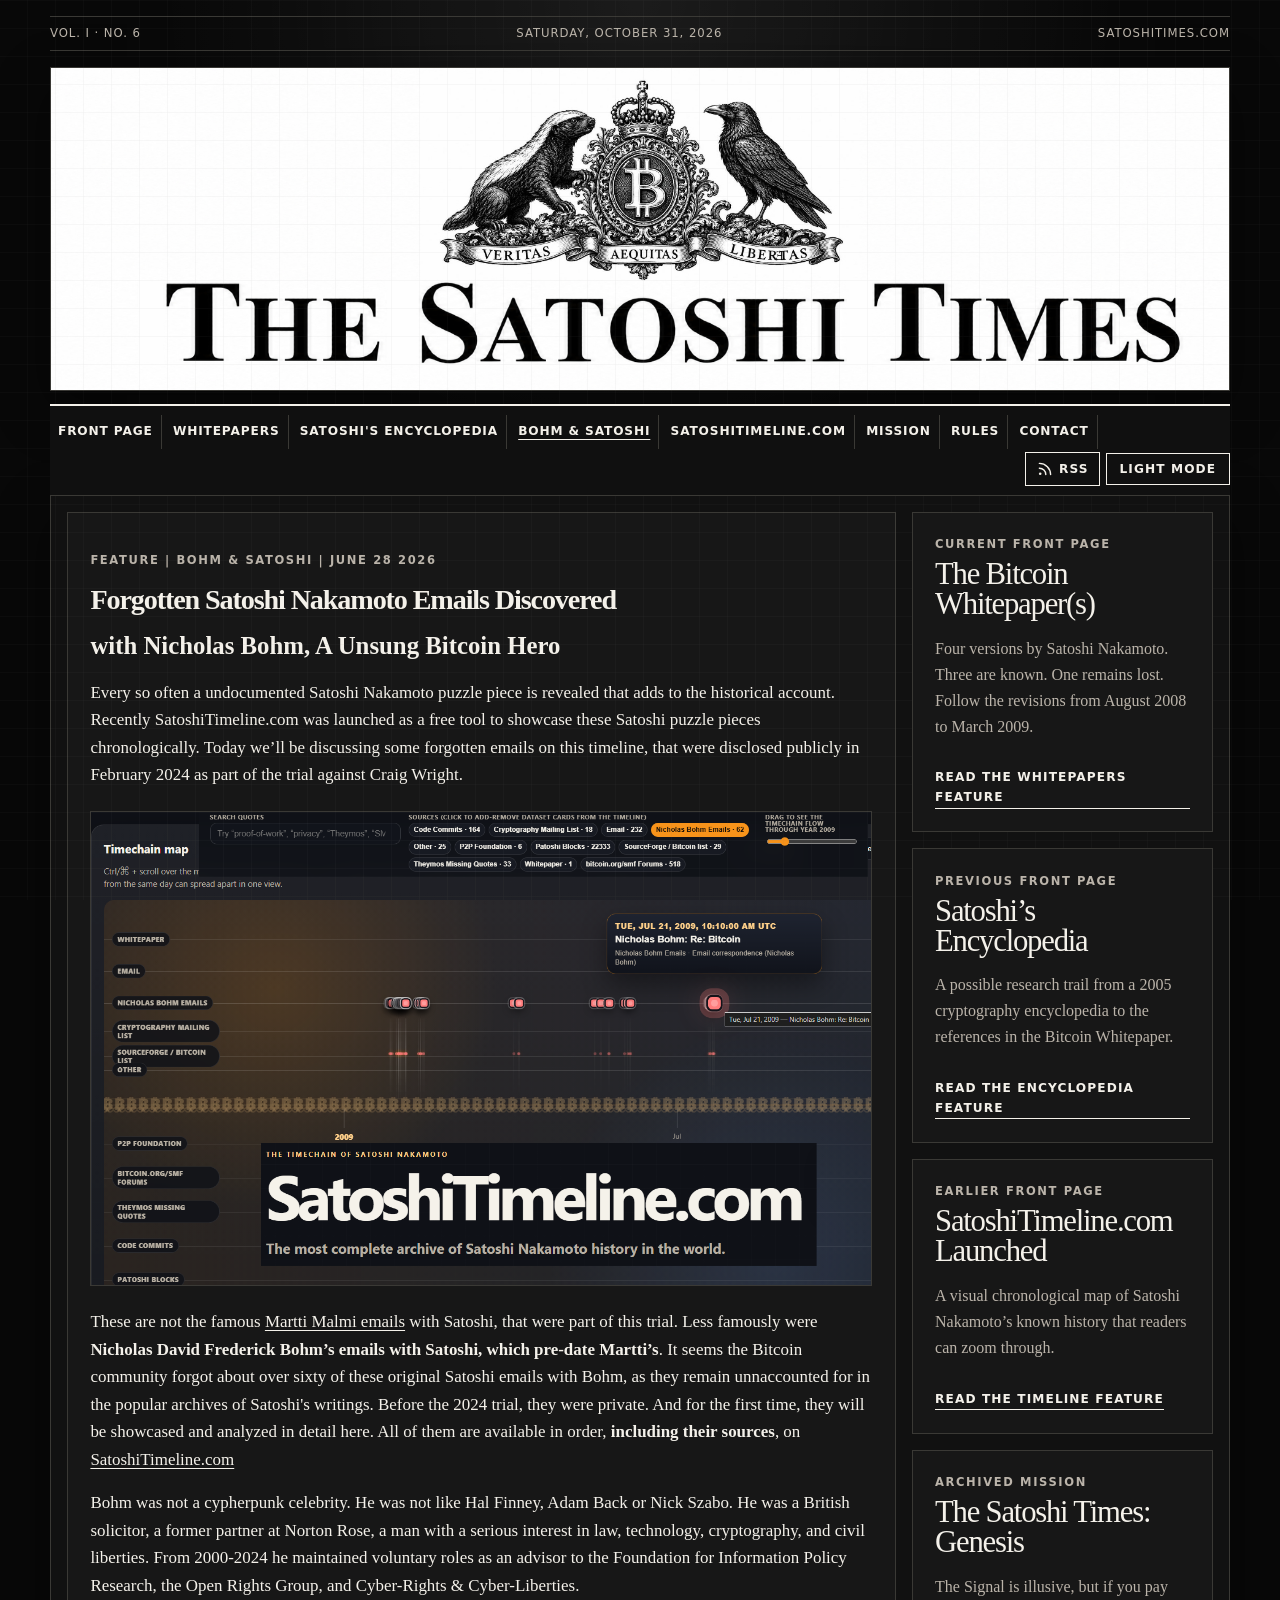
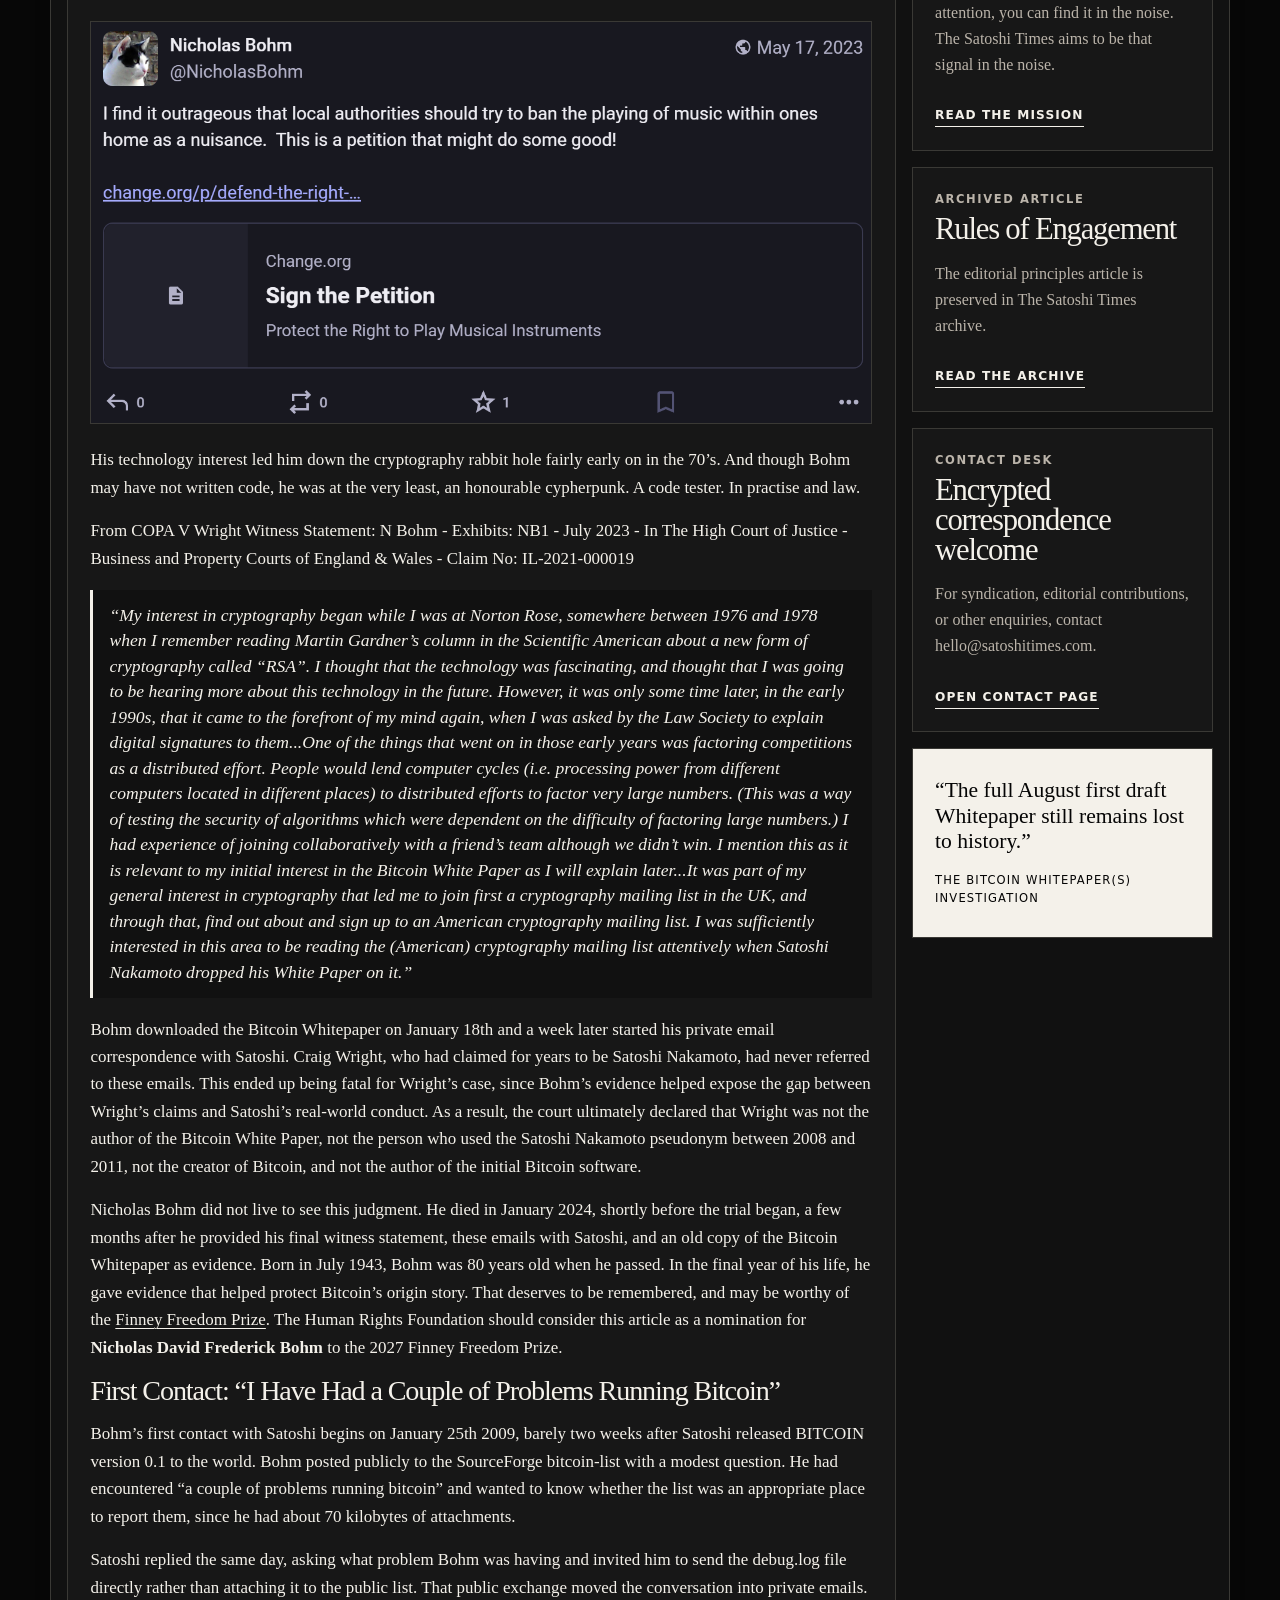
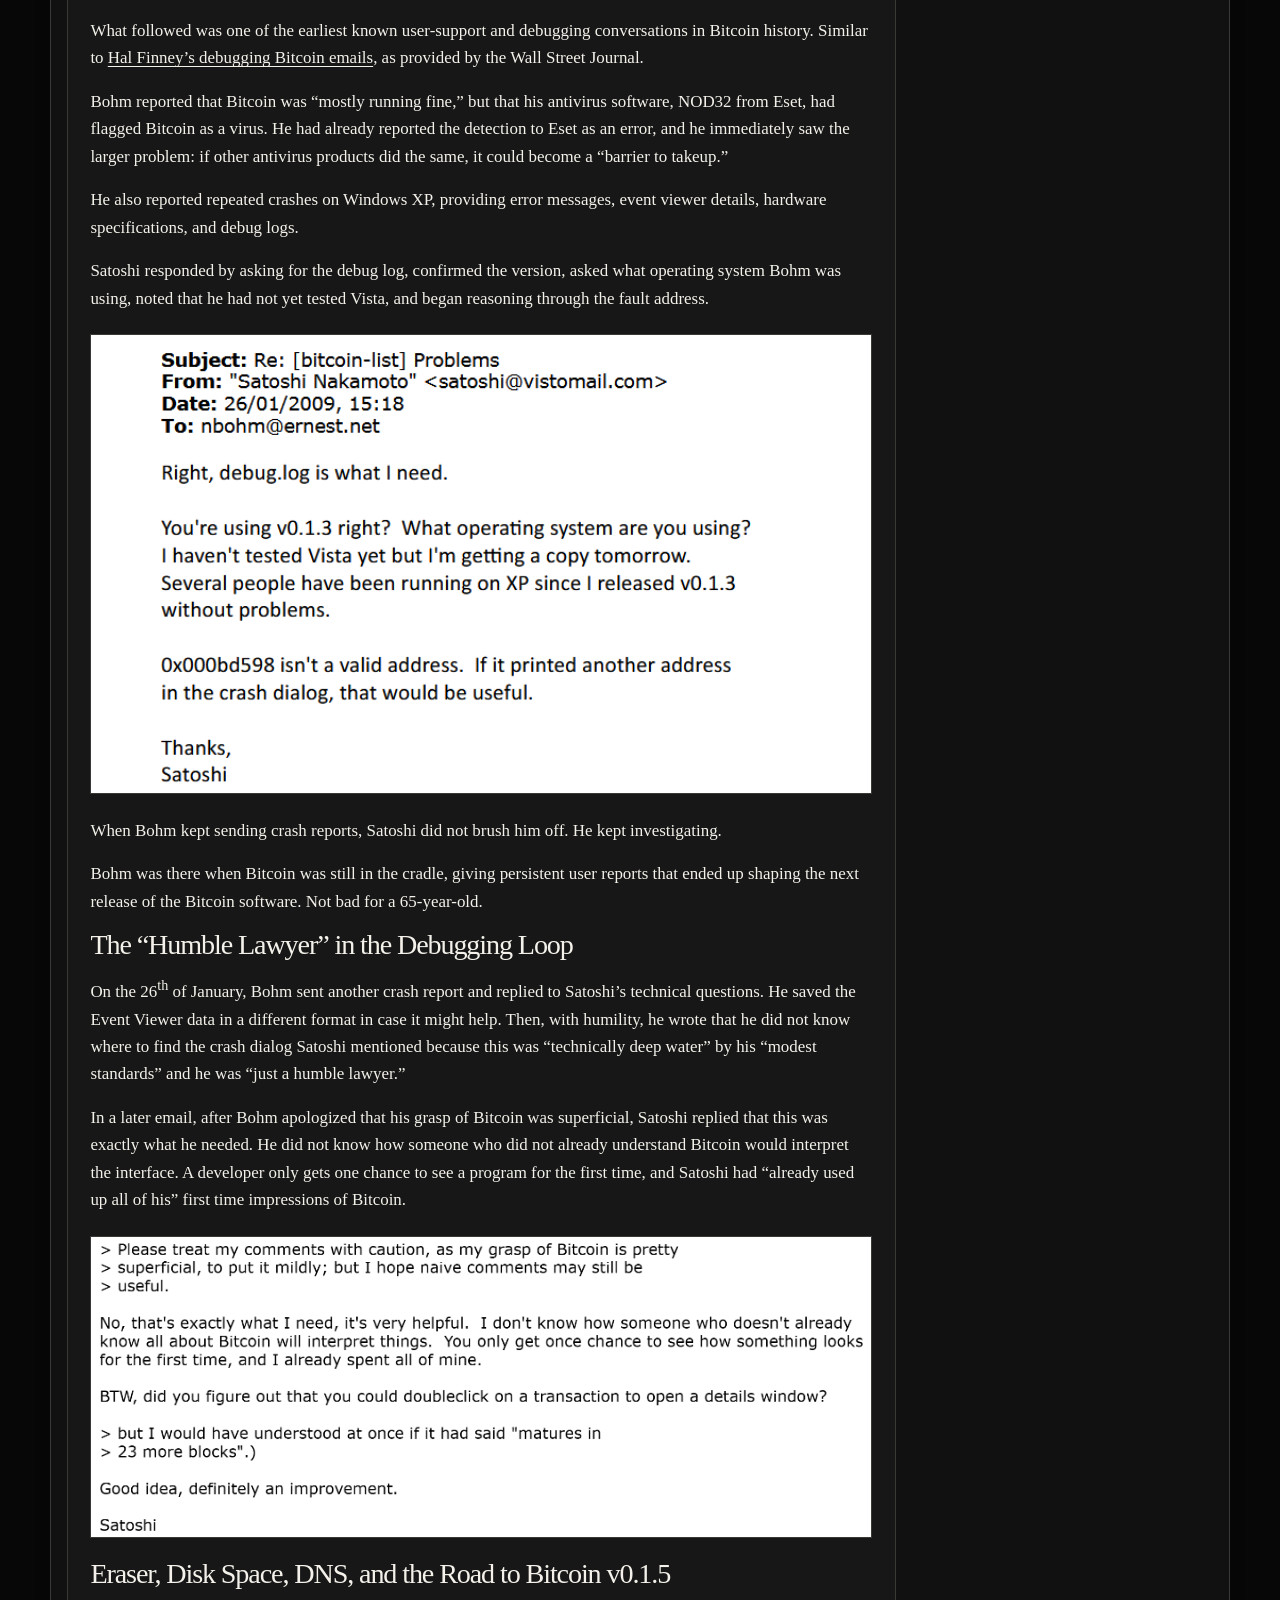
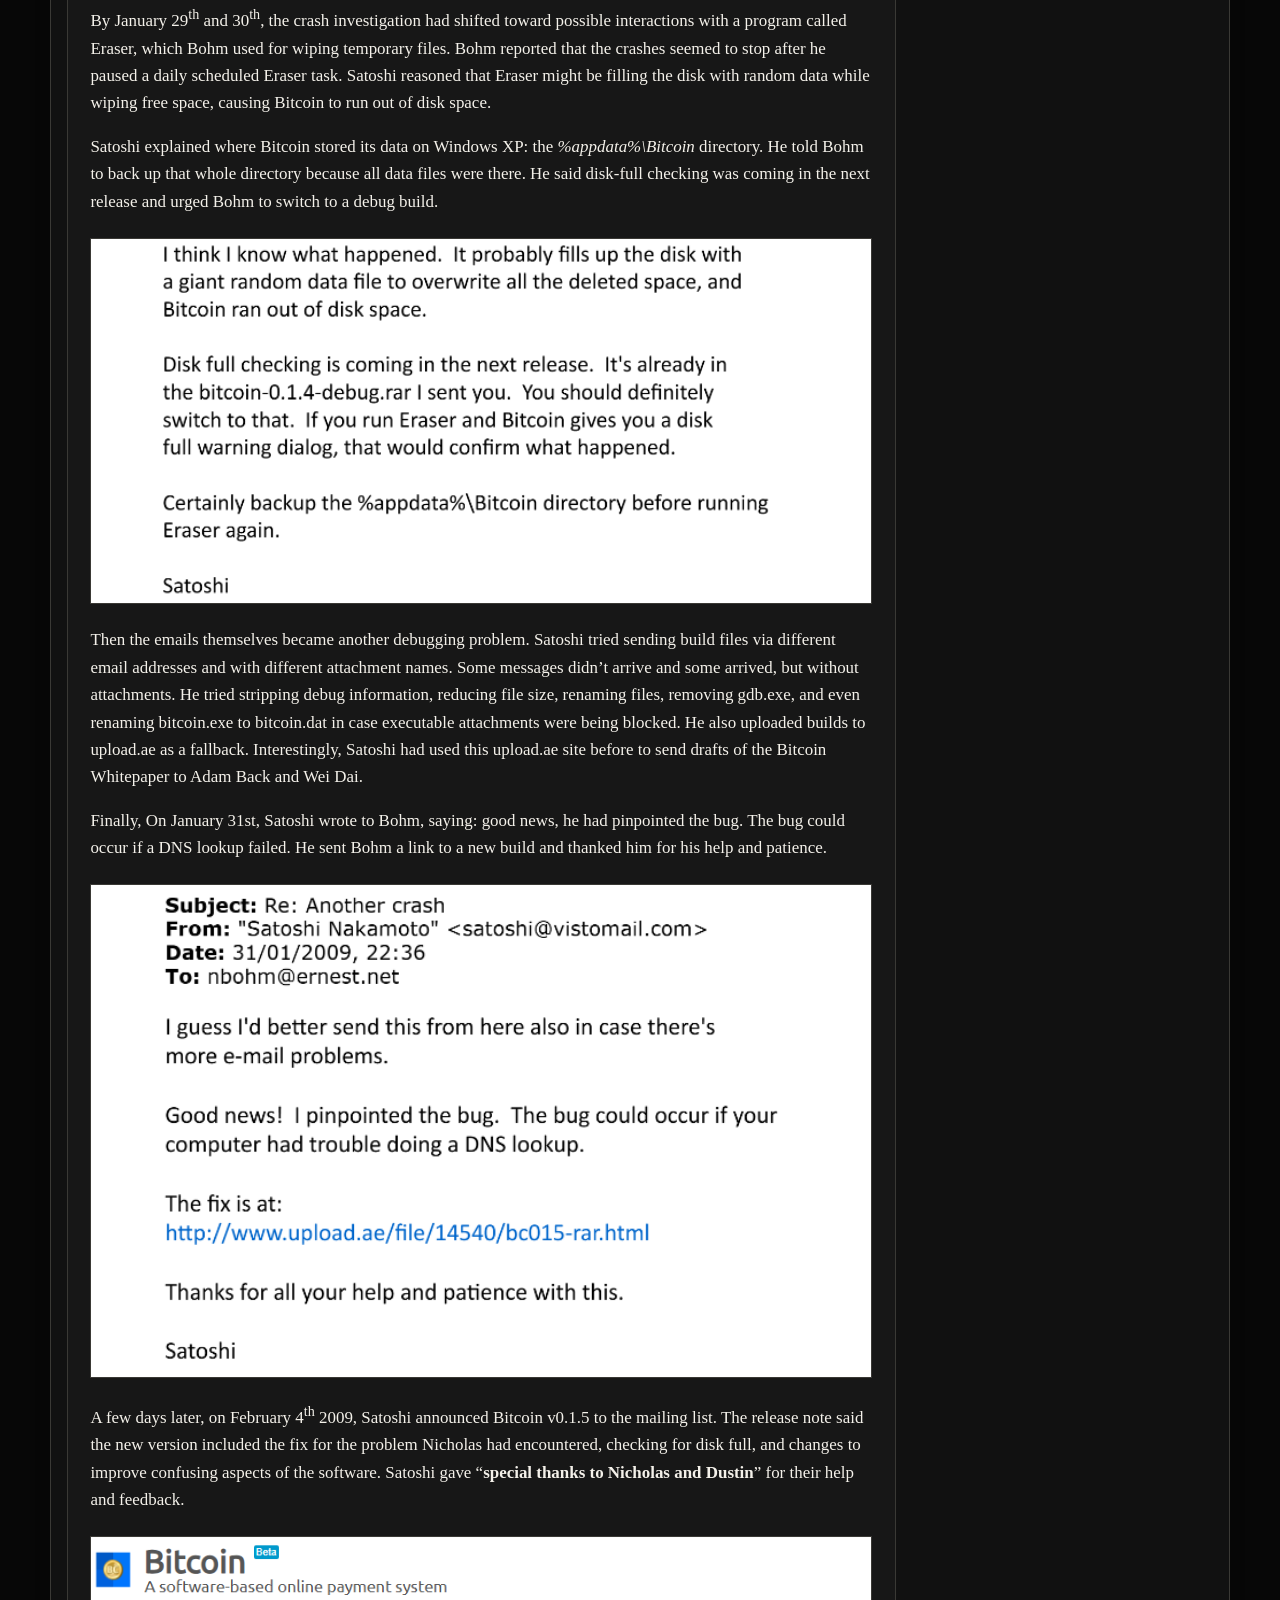
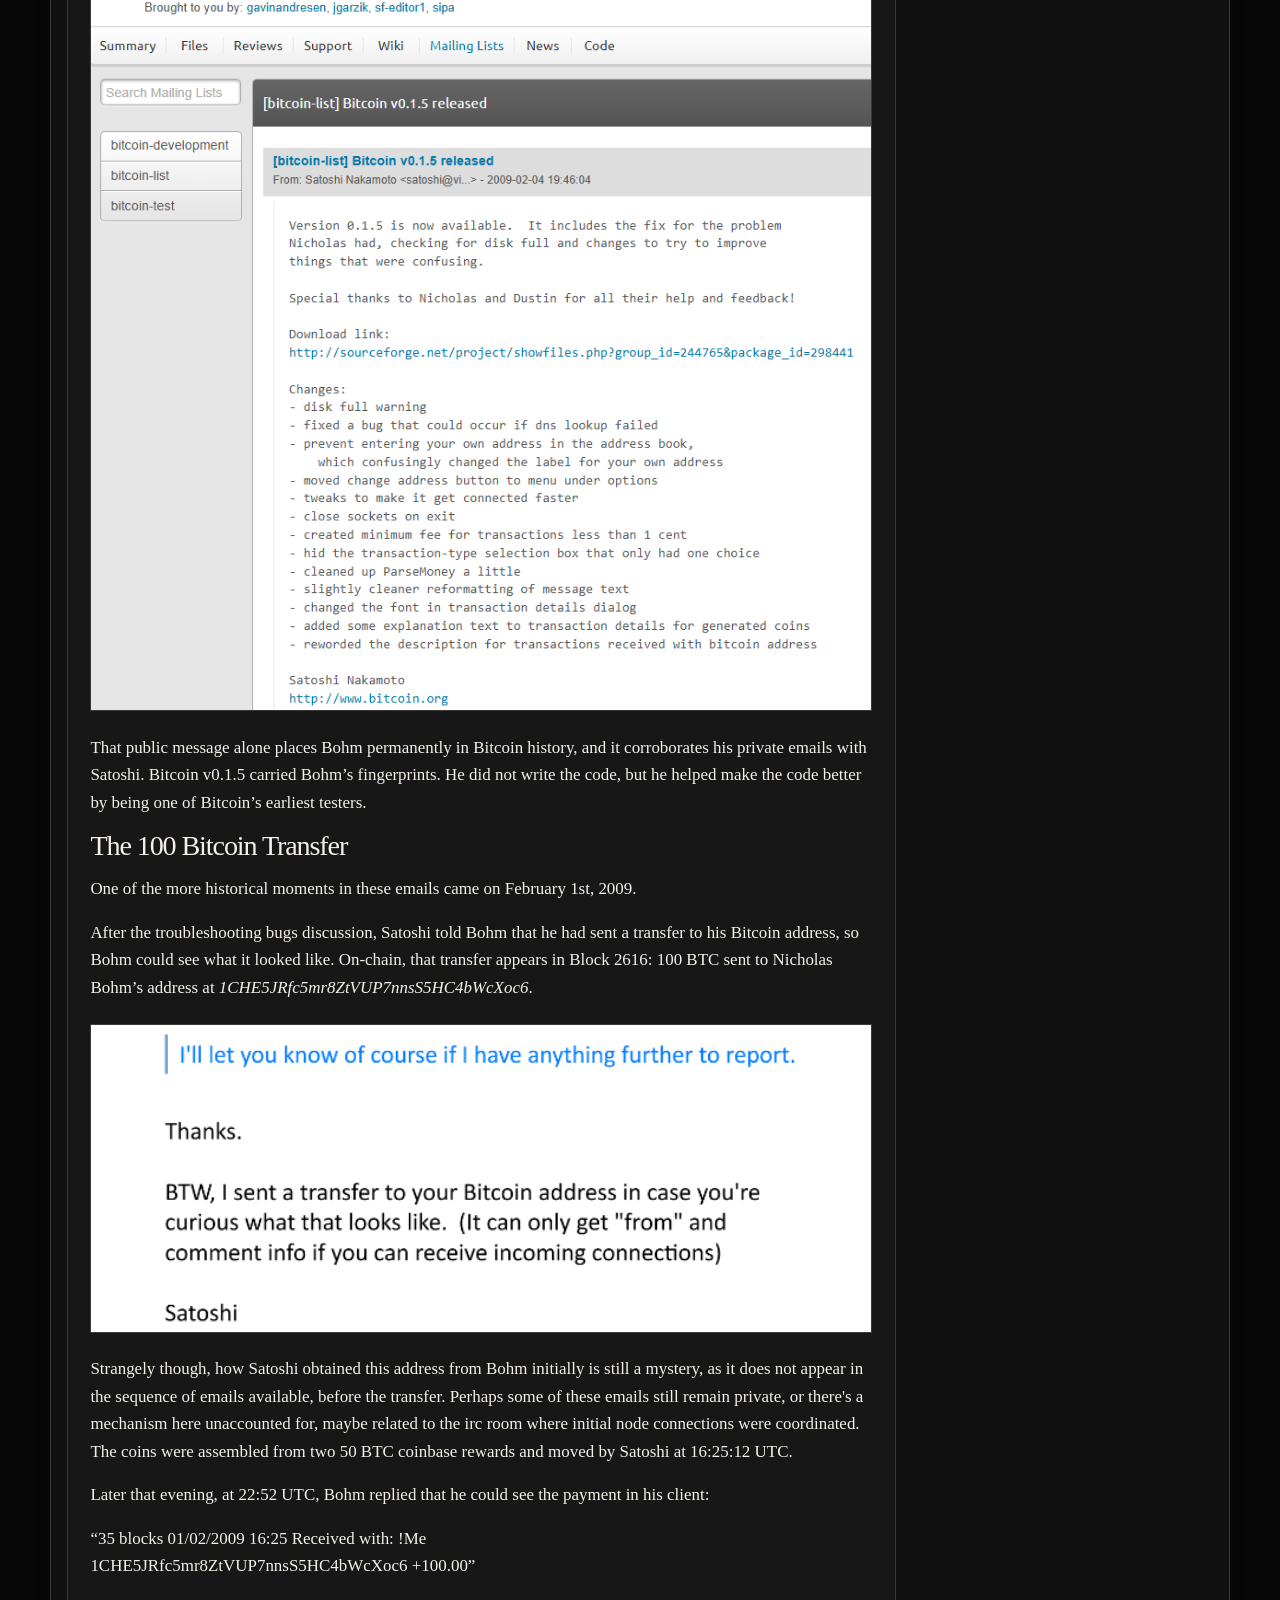
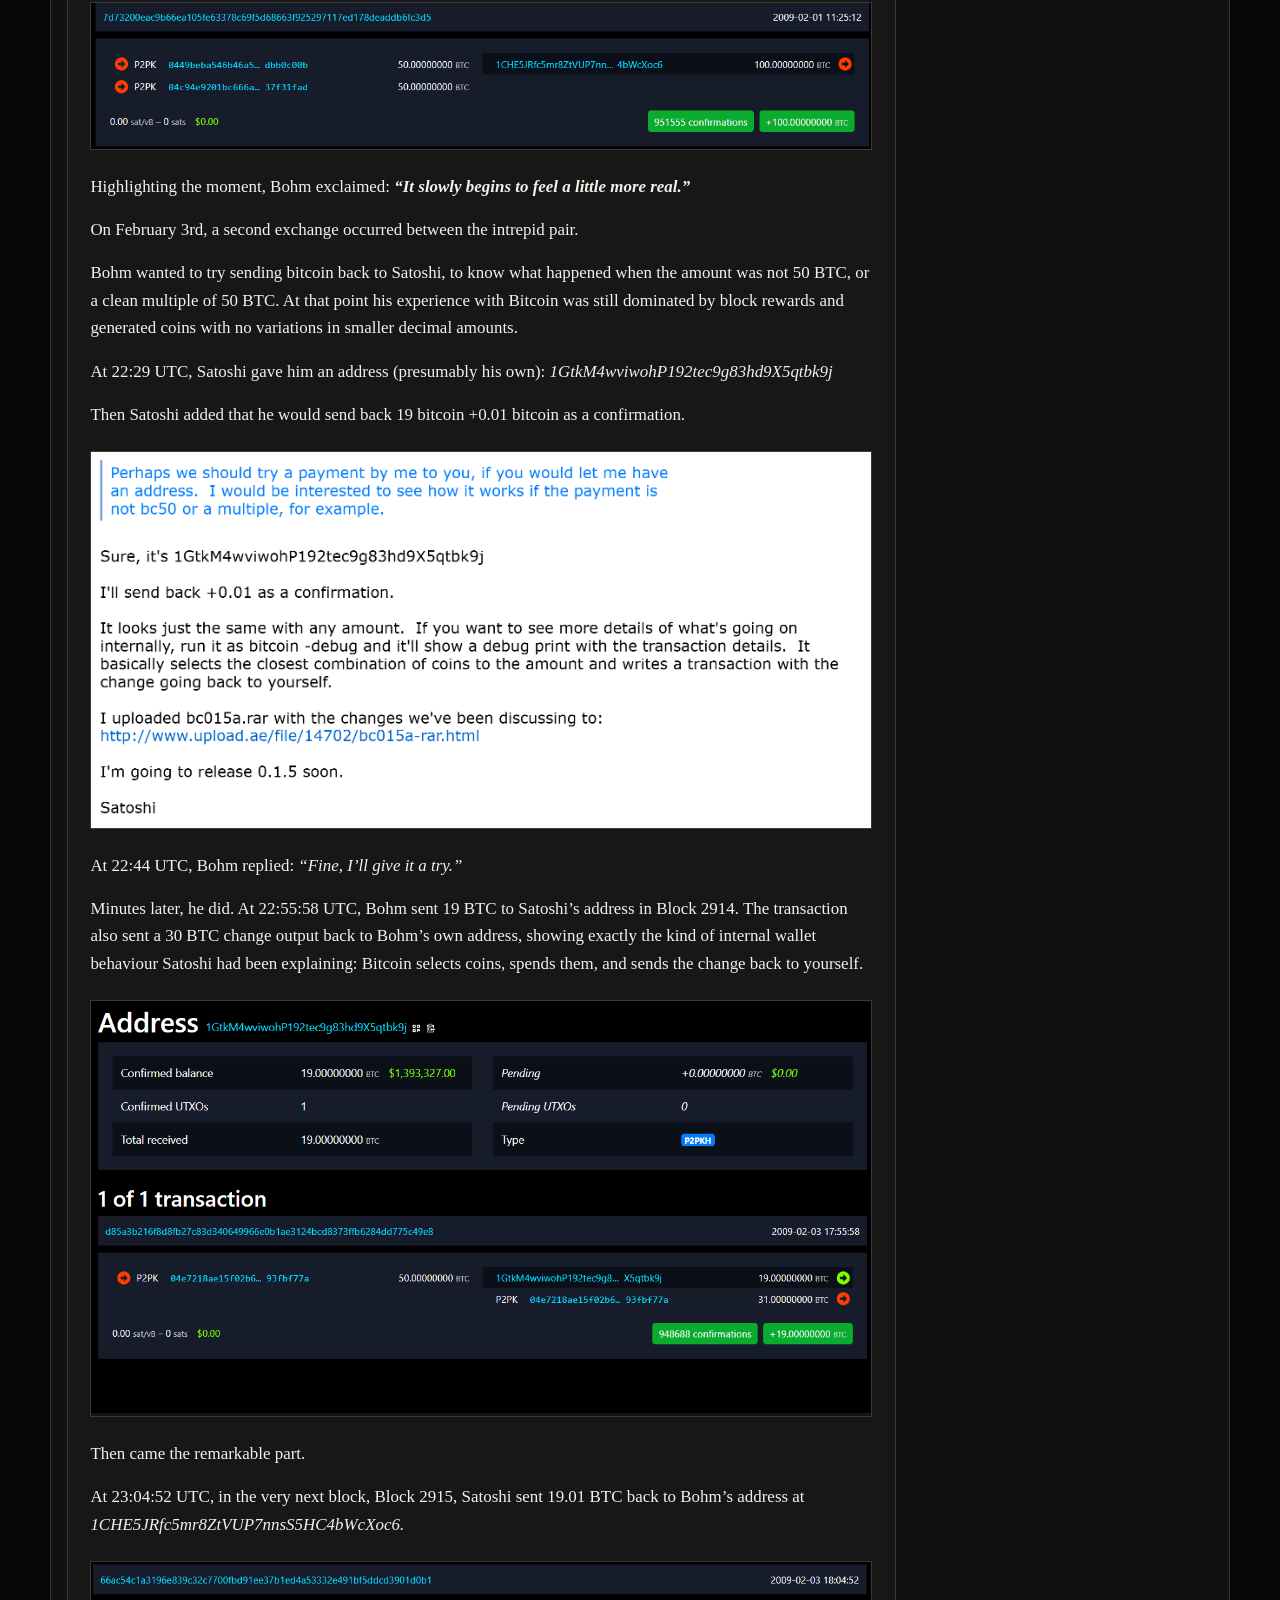
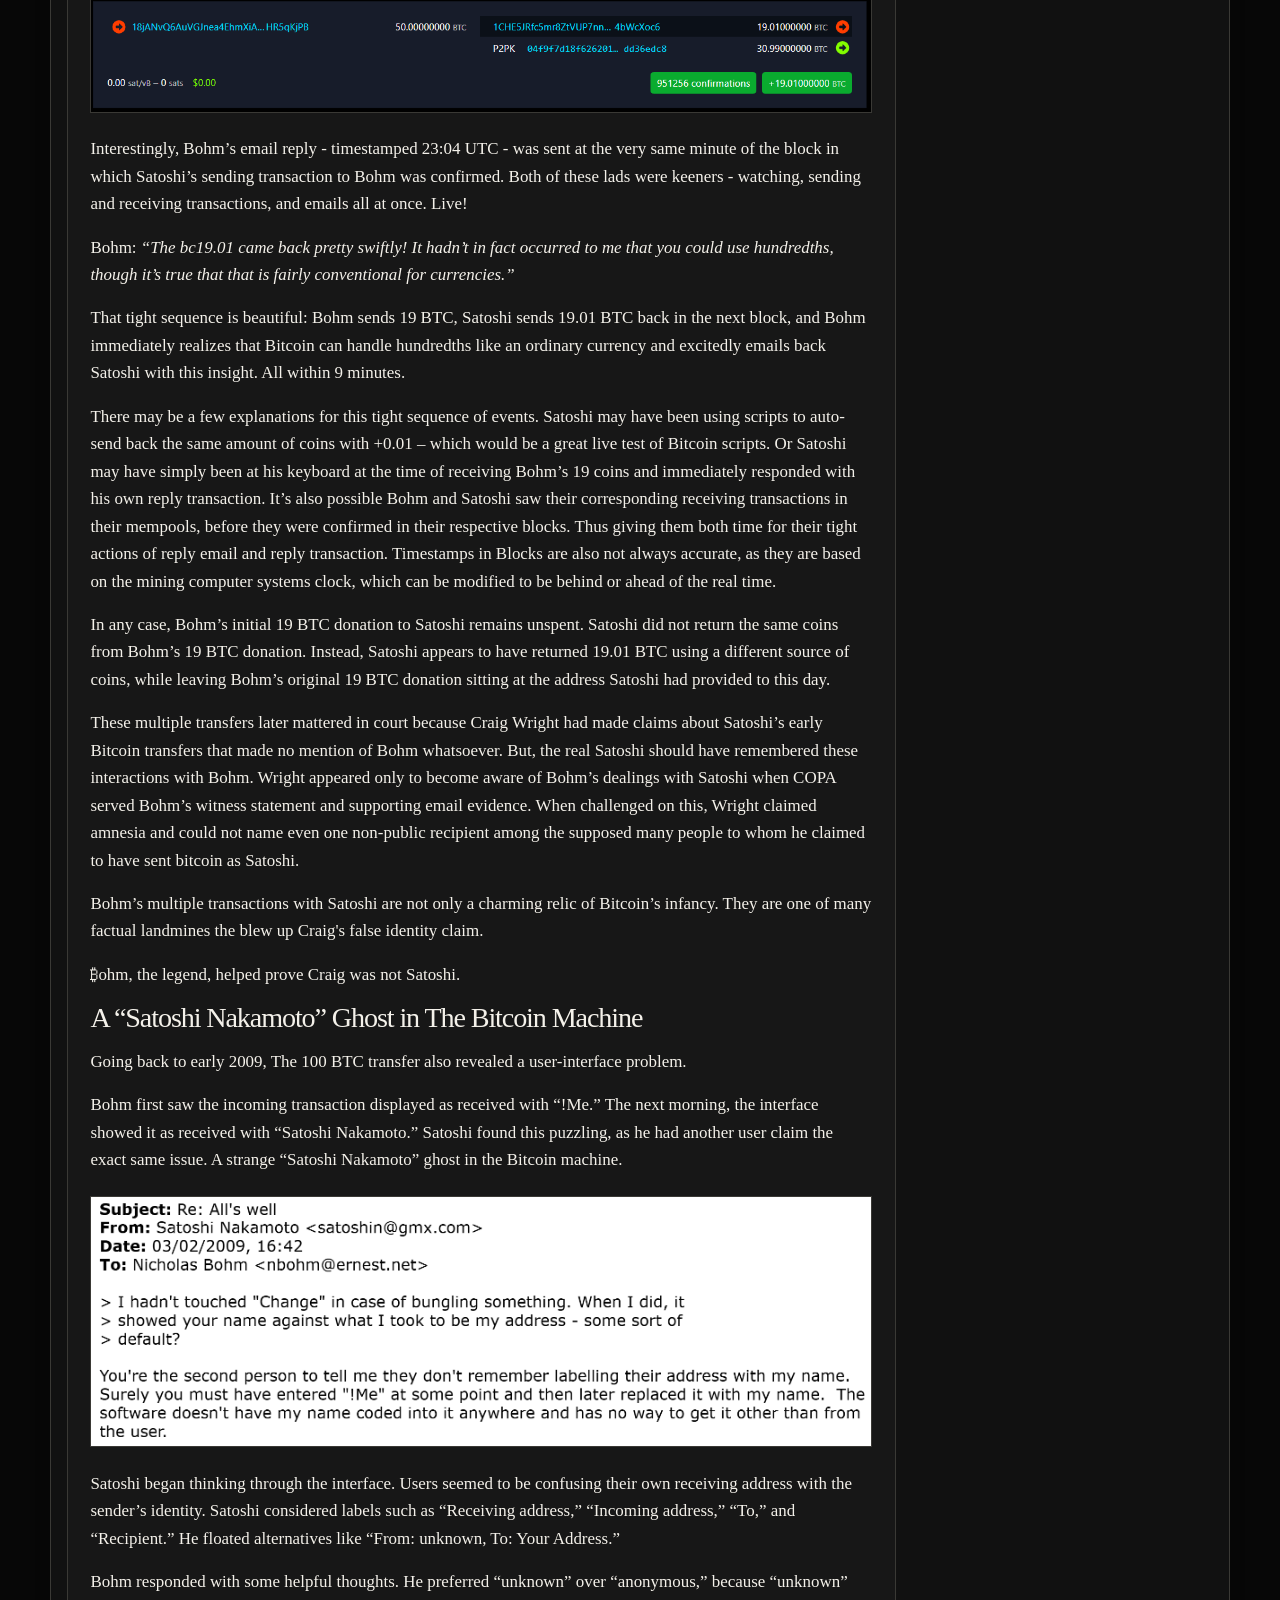
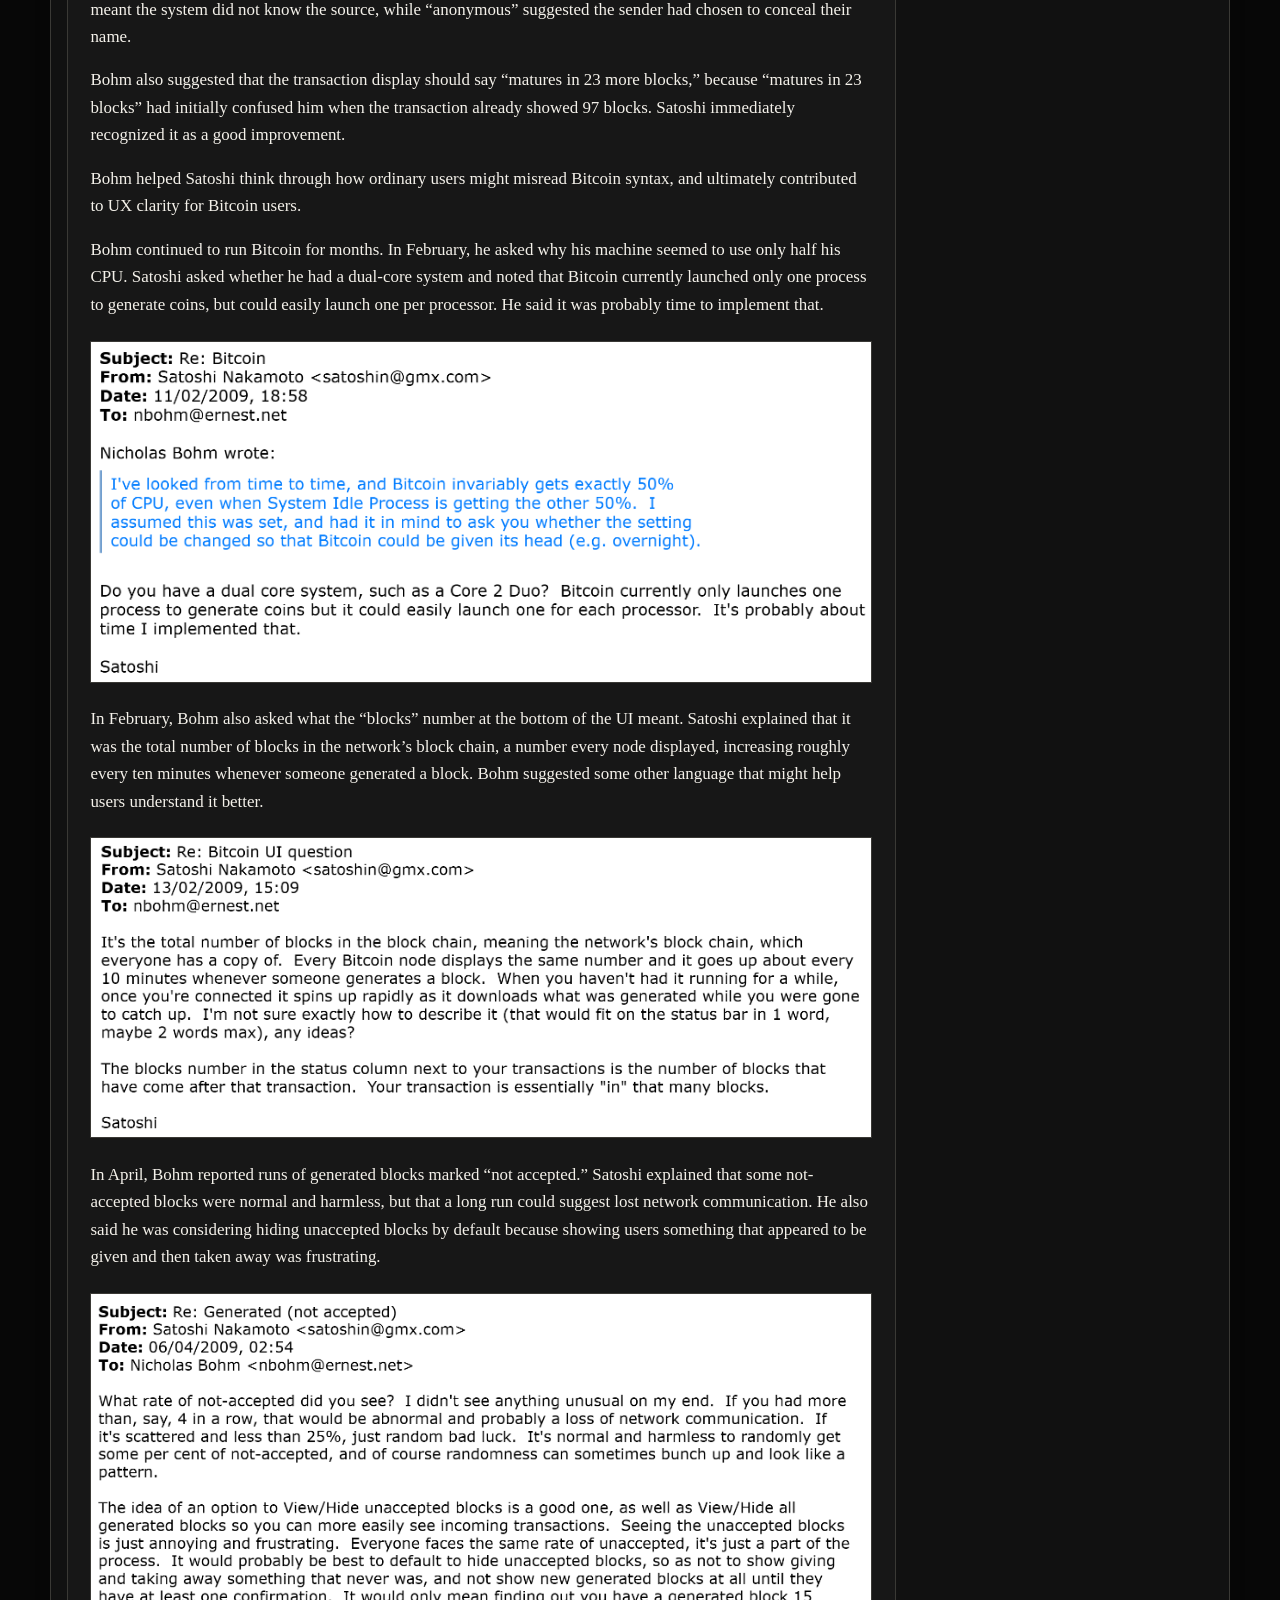
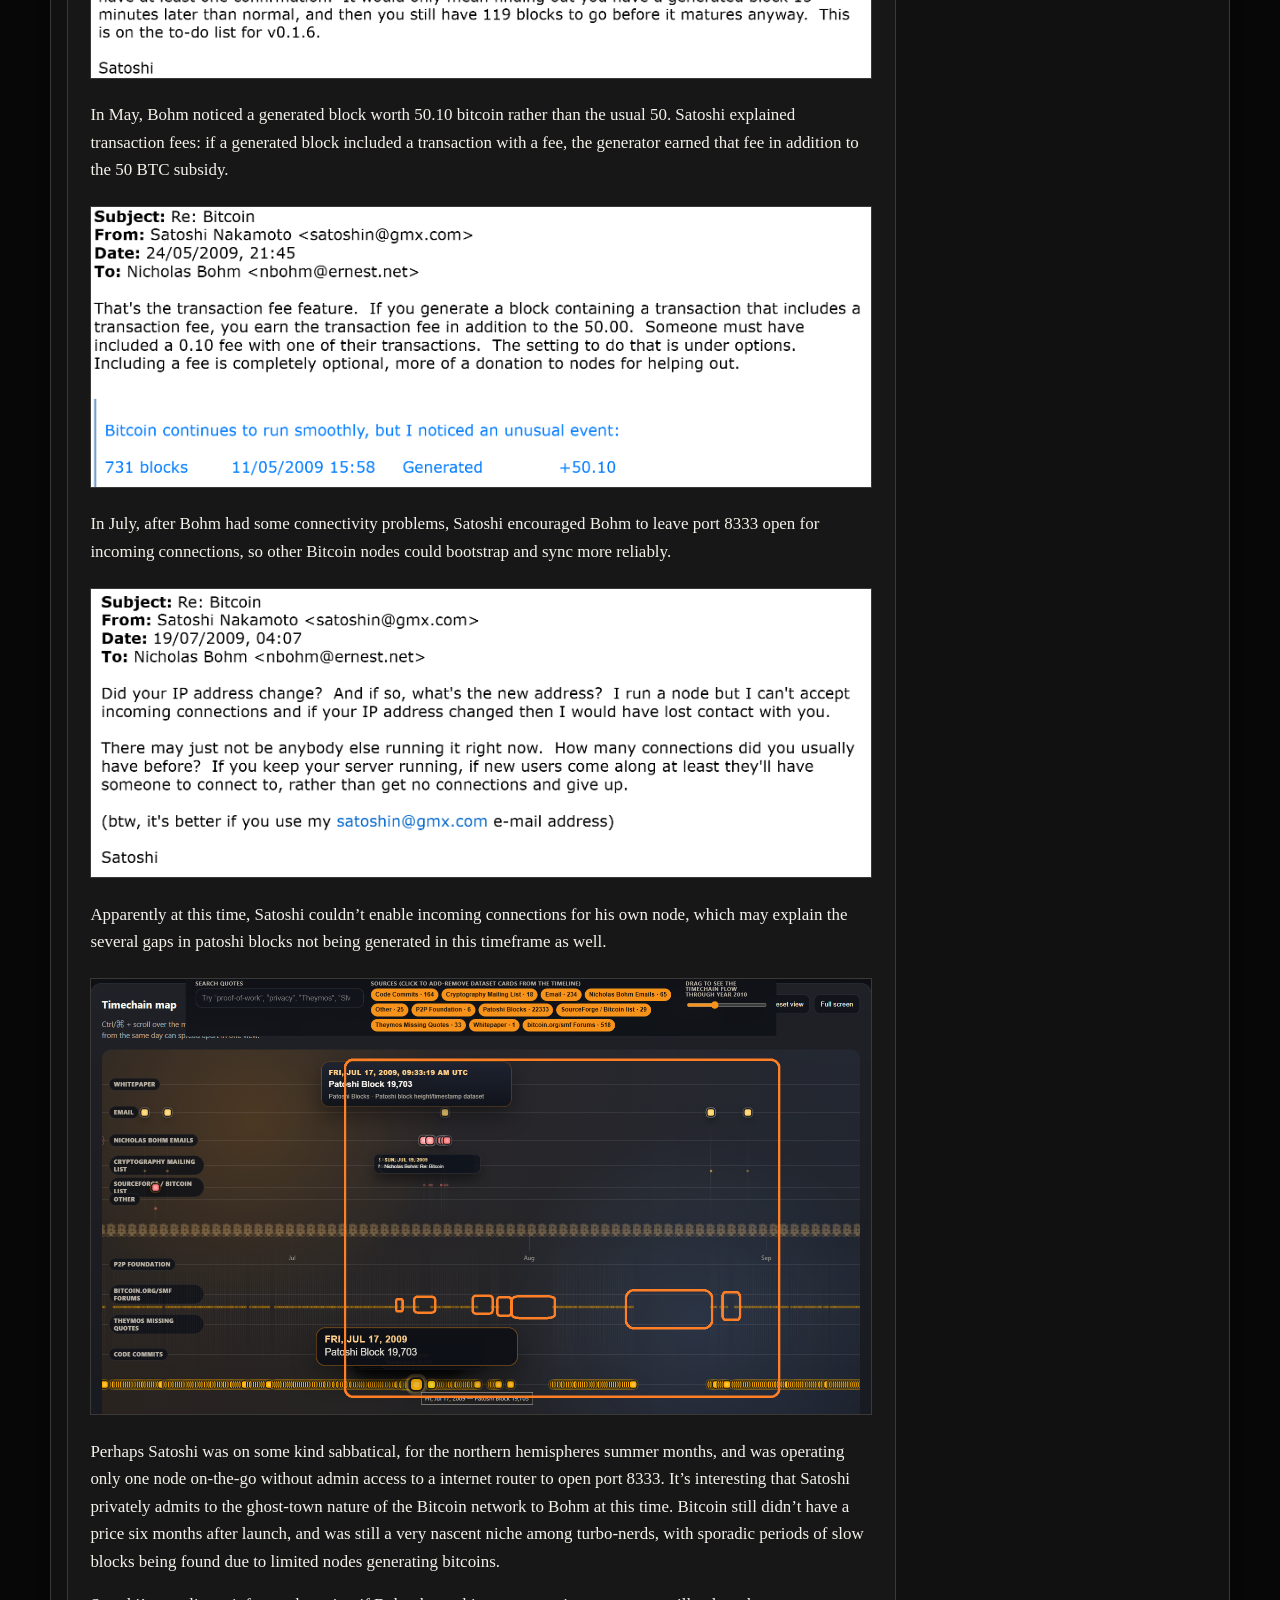
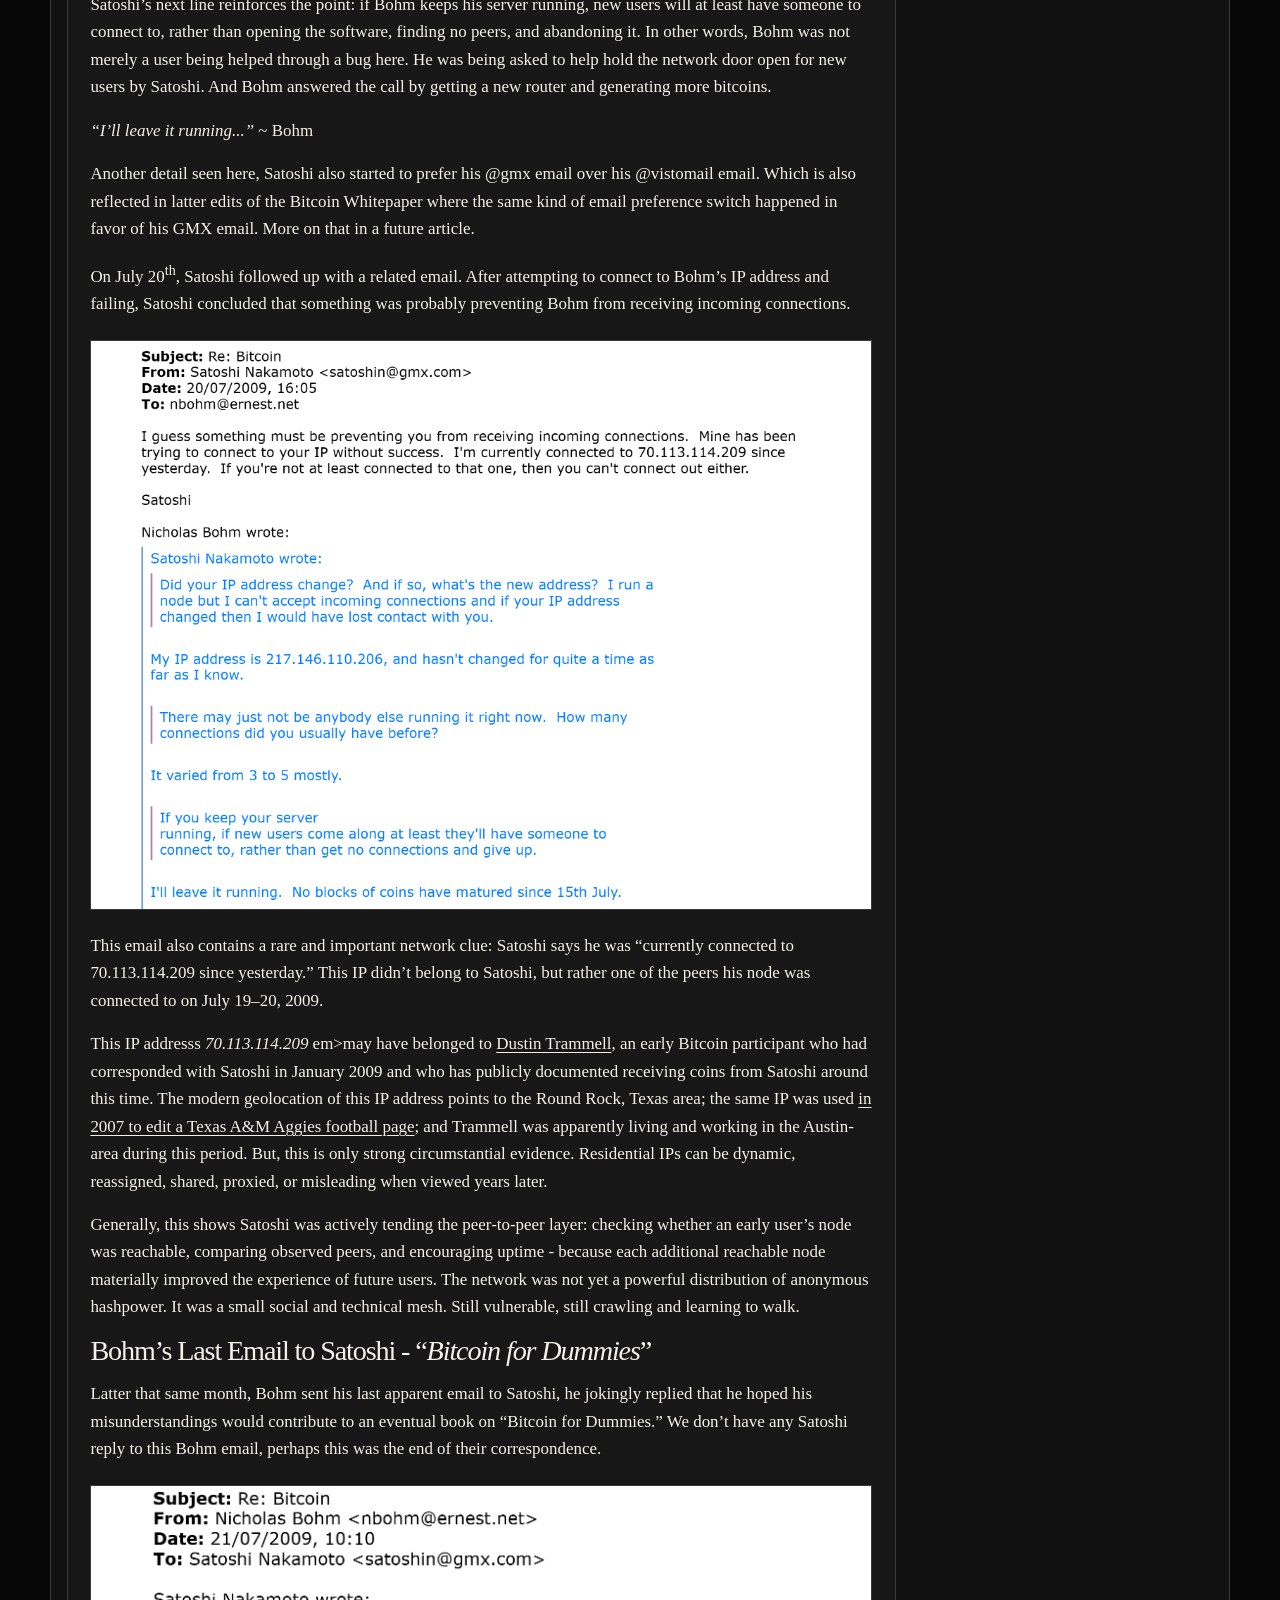
<file: bohm/index.html>
<!doctype html>
<html lang="en" data-theme="dark">
<head>
  <meta charset="utf-8" />
  <meta name="viewport" content="width=device-width, initial-scale=1" />
  <title>Forgotten Satoshi Nakamoto Emails Discovered with Nicholas Bohm, A Unsung Bitcoin Hero — The Satoshi Times</title>
  <meta name="description" content="The Satoshi Times explores Nicholas Bohm’s forgotten emails with Satoshi Nakamoto, early Bitcoin debugging, and Bohm’s role in Bitcoin history." />
  <link rel="stylesheet" href="../styles.css" />
  <link rel="canonical" href="https://satoshitimes.com/bohm/" />
  <link rel="alternate" type="application/rss+xml" title="The Satoshi Times — RSS" href="../feed.xml" />
</head>
<body>
  <a class="skip-link" href="#main">Skip to content</a>

  <header class="site-header">
    <div class="utility-bar" aria-label="Edition details">
      <span>Vol. I · No. 6</span>
      <time class="edition-date" datetime="2026-10-31">Saturday, October 31, 2026</time>
      <span>SatoshiTimes.com</span>
    </div>

    <div class="masthead" aria-label="The Satoshi Times masthead">
      <a href="../" aria-label="The Satoshi Times front page"><img src="../assets/satoshi-times-banner.jpg" alt="The Satoshi Times banner with the motto Veritas Aequitas LiberƎtas" /></a>
    </div>


    <nav class="section-nav" aria-label="Newspaper sections">
      <a href="../">Front Page</a>
      <a href="../whitepapers/">Whitepapers</a>
      <a href="../encyclopedia/">Satoshi&#x27;s Encyclopedia</a>
      <a href="../bohm/" aria-current="page">Bohm &amp; Satoshi</a>
      <a href="../timeline/">SatoshiTimeline.com</a>
      <a href="../mission/">Mission</a>
      <a href="../rules.html">Rules</a>
      <a href="../contact/">Contact</a>
      <div class="nav-tools">
        <a class="rss-link" href="../rss/" title="Subscribe to The Satoshi Times RSS feed"><svg viewBox="0 0 20 20" width="16" height="16" fill="none" aria-hidden="true" focusable="false"><circle cx="4" cy="16" r="1.6" fill="currentColor" /><path d="M3 9a8 8 0 0 1 8 8M3 3a14 14 0 0 1 14 14" stroke="currentColor" stroke-width="1.8" stroke-linecap="round" /></svg><span>RSS</span></a>
        <button id="themeToggle" class="theme-toggle" type="button" aria-label="Toggle light and dark mode">Light mode</button>
      </div>
    </nav>
  </header>

  <main id="main" class="page-shell">
    <section class="headline-grid front-page-grid" aria-label="Lead story">
      <article id="lead" class="lead-story article-card prose longform-article">
        <p class="kicker">Feature | Bohm &amp; Satoshi | June 28 2026</p>
        <h3><b>Forgotten Satoshi Nakamoto Emails Discovered</b></h3>
        <p class="dek"><b>with Nicholas Bohm, A Unsung Bitcoin Hero</b></p>
        <p>Every so often a undocumented Satoshi Nakamoto puzzle piece is revealed that adds
to the historical account. Recently SatoshiTimeline.com was launched as
a free tool to showcase these Satoshi puzzle pieces chronologically. Today we’ll
be discussing some forgotten emails on this timeline, that
were disclosed publicly in February 2024 as part of the trial against
Craig Wright. </p>
        <figure class="article-figure">
          <img alt="Bohm and Satoshi article image 1" loading="lazy" src="../assets/bohm/bohm-satoshi-01.png"/>
        </figure>
        <p>These are not the famous <a href="https://mmalmi.github.io/satoshi/" rel="noopener" target="_blank">Martti Malmi emails</a> with
Satoshi, that were part of this trial. Less
famously were <strong>Nicholas David Frederick Bohm’s emails with
Satoshi, which pre-date Martti’s</strong>. It seems the Bitcoin
community forgot about over sixty of these original Satoshi emails with
Bohm, as they remain unnaccounted for in the popular archives of Satoshi's writings. Before the 2024 trial, they were private. And for the first time,
they will be showcased and analyzed in detail here. All of them are
available in order, <b>including their sources</b>, on <a href="https://satoshitimeline.com/111" rel="noopener" target="_blank">SatoshiTimeline.com</a></p>
        <p>Bohm was not a cypherpunk celebrity. He was not like Hal Finney, Adam
Back or Nick Szabo. He was a British solicitor, a former partner at
Norton Rose, a man with a serious interest in law, technology,
cryptography, and civil liberties. From 2000-2024 he maintained
voluntary roles as an advisor to the Foundation for Information Policy
Research, the Open Rights Group, and Cyber-Rights &amp; Cyber-Liberties.</p> 
 <figure class="article-figure">
          <img alt="Bohm and Satoshi article image 1" loading="lazy" src="../assets/bohm/bohmcat.png"/>
        </figure>
<p>His technology interest led him down the cryptography rabbit hole fairly
early on in the 70’s. And though Bohm may have not written code, he was
at the very least, an honourable cypherpunk. A code tester. In practise
and law.</p>
        <p>From COPA V Wright Witness Statement: N Bohm - Exhibits: NB1 - July
2023 - In The High Court of Justice - Business and Property Courts of England &amp; Wales - Claim No: IL-2021-000019</p>
        <blockquote><em>“My interest in cryptography began while I was at Norton Rose,
somewhere between 1976 and 1978 when I remember reading Martin Gardner’s
column in the Scientific American about a new form of cryptography
called “RSA”. I thought that the technology was fascinating, and thought
that I was going to be hearing more about this technology in the future.
However, it was only some time later, in the early 1990s, that it came
to the forefront of my mind again, when I was asked by the Law Society
to explain digital signatures to them...One of the things that went on
in those early years was factoring competitions as a distributed effort.
People would lend computer cycles (i.e. processing power from different
computers located in different places) to distributed efforts to factor
very large numbers. (This was a way of testing the security of
algorithms which were dependent on the difficulty of factoring large
numbers.) I had experience of joining collaboratively with a friend’s
team although we didn’t win. I mention this as it is relevant to my
initial interest in the Bitcoin White Paper as I will explain later...It
was part of my general interest in cryptography that led me to join
first a cryptography mailing list in the UK, and through that, find out
about and sign up to an American cryptography mailing list. I was
sufficiently interested in this area to be reading the (American)
cryptography mailing list attentively when Satoshi Nakamoto dropped his
White Paper on it.” </em></blockquote>
        <p>Bohm downloaded the Bitcoin Whitepaper on January 18th and a week later started his private email correspondence with Satoshi. Craig Wright, who had claimed for years to be Satoshi Nakamoto, had
never referred to these emails. This ended up being fatal for Wright’s
case, since Bohm’s evidence helped expose the gap between Wright’s
claims and Satoshi’s real-world conduct. As a result, the court
ultimately declared that Wright was not the author of the Bitcoin White
Paper, not the person who used the Satoshi Nakamoto pseudonym between
2008 and 2011, not the creator of Bitcoin, and not the author of the
initial Bitcoin software.</p>
        <p>Nicholas Bohm did not live to see this judgment. He died in January
2024, shortly before the trial began, a few months after he provided his
final witness statement, these emails with Satoshi, and an old copy of
the Bitcoin Whitepaper as evidence. Born in July 1943, Bohm was 80 years
old when he passed. In the final year of his life, he gave evidence that
helped protect Bitcoin’s origin story. That deserves to be remembered,
and may be worthy of the <a href="https://hrf.org/program/financial-freedom/finney-prize/" rel="noopener" target="_blank">Finney
Freedom Prize</a>. The Human Rights Foundation should consider this
article as a nomination for <strong>Nicholas David Frederick Bohm
</strong>to the 2027 Finney Freedom Prize.</p>
        <h3 id="first-contact-i-have-had-a-couple-of-problems-running-bitcoin">First
Contact: “I Have Had a Couple of Problems Running Bitcoin”</h3>
        <p>Bohm’s first contact with Satoshi begins on January 25th 2009, barely
two weeks after Satoshi released BITCOIN version 0.1 to the world. Bohm
posted publicly to the SourceForge bitcoin-list with a modest question.
He had encountered “a couple of problems running bitcoin” and wanted to
know whether the list was an appropriate place to report them, since he
had about 70 kilobytes of attachments.</p>
        <p>Satoshi replied the same day, asking what problem Bohm was having and
invited him to send the debug.log file directly rather than attaching it
to the public list. That public exchange moved the conversation into
private emails.</p>
        <p>What followed was one of the earliest known user-support and
debugging conversations in Bitcoin history. Similar to <a href="https://www.wsj.com/public/resources/documents/finneynakamotoemails.pdf" rel="noopener" target="_blank">Hal
Finney’s debugging Bitcoin emails</a>, as provided by the Wall Street
Journal.</p>
        <p>Bohm reported that Bitcoin was “mostly running fine,” but that his
antivirus software, NOD32 from Eset, had flagged Bitcoin as a virus. He
had already reported the detection to Eset as an error, and he
immediately saw the larger problem: if other antivirus products did the
same, it could become a “barrier to takeup.”</p>
        <p>He also reported repeated crashes on Windows XP, providing error
messages, event viewer details, hardware specifications, and debug logs.
</p>
        <p>Satoshi responded by asking for the debug log, confirmed the version,
asked what operating system Bohm was using, noted that he had not yet
tested Vista, and began reasoning through the fault address. </p>
        <figure class="article-figure">
          <img alt="Bohm and Satoshi article image 2" loading="lazy" src="../assets/bohm/bohm-satoshi-02.png"/>
        </figure>
        <p>When Bohm kept sending crash reports, Satoshi did not brush him off.
He kept investigating.</p>
        <p>Bohm was there when Bitcoin was still in the cradle, giving
persistent user reports that ended up shaping the next release of the
Bitcoin software. Not bad for a 65-year-old.</p>
        <h3 id="the-humble-lawyer-in-the-debugging-loop">The “Humble Lawyer” in
the Debugging Loop</h3>
        <p>On the 26<sup>th</sup> of January, Bohm sent another crash report and
replied to Satoshi’s technical questions. He saved
the Event Viewer data in a different format in case it might help. Then,
with humility, he wrote that he did not know where to find the crash
dialog Satoshi mentioned because this was “technically deep water” by
his “modest standards” and he was “just a humble lawyer.”</p>
        <p>In a later email, after Bohm apologized that his grasp of Bitcoin was
superficial, Satoshi replied that this was exactly what he needed. He
did not know how someone who did not already understand Bitcoin would
interpret the interface. A developer only gets one chance to see a
program for the first time, and Satoshi had “already used up all of his”
first time impressions of Bitcoin.</p>
        <figure class="article-figure">
          <img alt="Bohm and Satoshi article image 3" loading="lazy" src="../assets/bohm/bohm-satoshi-03.png"/>
        </figure>
        <h3 id="eraser-disk-space-dns-and-the-road-to-bitcoin-v0.1.5">Eraser,
Disk Space, DNS, and the Road to Bitcoin v0.1.5</h3>
        <p>By January 29<sup>th</sup> and 30<sup>th</sup>, the crash investigation had
shifted toward possible interactions with a program called Eraser, which
Bohm used for wiping temporary files. Bohm reported that the crashes
seemed to stop after he paused a daily scheduled Eraser task. Satoshi
reasoned that Eraser might be filling the disk with random data while
wiping free space, causing Bitcoin to run out of disk space.</p>
        <p>Satoshi explained where Bitcoin stored its data on Windows XP: the
<em>%appdata%\Bitcoin</em> directory. He told Bohm to back up that whole
directory because all data files were there. He said disk-full checking
was coming in the next release and urged Bohm to switch to a debug
build.</p>
        <figure class="article-figure">
          <img alt="Bohm and Satoshi article image 4" loading="lazy" src="../assets/bohm/bohm-satoshi-04.png"/>
        </figure>
        <p>Then the emails themselves became another debugging problem. Satoshi
tried sending build files via different email addresses and with
different attachment names. Some messages didn’t arrive and some
arrived, but without attachments. He tried stripping debug information,
reducing file size, renaming files, removing gdb.exe, and even renaming
bitcoin.exe to bitcoin.dat in case executable attachments were being
blocked. He also uploaded builds to upload.ae as a fallback.
Interestingly, Satoshi had used this upload.ae site before to send
drafts of the Bitcoin Whitepaper to Adam Back and Wei Dai.</p>
        <p>Finally, On January 31st, Satoshi wrote to Bohm, saying:
good news, he had pinpointed the bug. The bug could occur if a DNS
lookup failed. He sent Bohm a link to a new build and thanked him for
his help and patience.</p>
        <figure class="article-figure">
          <img alt="Bohm and Satoshi article image 5" loading="lazy" src="../assets/bohm/bohm-satoshi-05.png"/>
        </figure>
        <p>A few days later, on February 4<sup>th</sup> 2009, Satoshi announced
Bitcoin v0.1.5 to the mailing list. The release note said the new
version included the fix for the problem Nicholas had encountered,
checking for disk full, and changes to improve confusing aspects of the
software. Satoshi gave “<strong>special thanks to Nicholas and
Dustin</strong>” for their help and feedback.</p>
        <figure class="article-figure">
          <img alt="Bohm and Satoshi article image 6" loading="lazy" src="../assets/bohm/bohm-satoshi-06.png"/>
        </figure>
        <p>That public message alone places Bohm permanently in Bitcoin history,
and it corroborates his private emails with Satoshi. Bitcoin v0.1.5
carried Bohm’s fingerprints. He did not write the code, but he helped
make the code better by being one of Bitcoin’s earliest testers.</p>
        <h3 id="the-100-bitcoin-transfer">The 100 Bitcoin Transfer</h3>
        <p>One of the more historical moments in these emails came on February
1st, 2009.</p>
        <p>After the troubleshooting bugs discussion, Satoshi told Bohm that he
had sent a transfer to his Bitcoin address, so Bohm could see what it
looked like. On-chain, that transfer appears in Block 2616: 100 BTC sent
to Nicholas Bohm’s address at
<em>1CHE5JRfc5mr8ZtVUP7nnsS5HC4bWcXoc6</em>. </p>
        <figure class="article-figure">
          <img alt="Bohm and Satoshi article image 7" loading="lazy" src="../assets/bohm/bohm-satoshi-07.png"/>
        </figure>
        <p>Strangely though, how Satoshi obtained this address from Bohm
initially is still a mystery, as it does not appear in the sequence of
emails available, before the transfer. Perhaps some of these emails
still remain private, or there's a mechanism here unaccounted for, maybe related to the irc room where initial node connections were coordinated. The
coins were assembled from two 50 BTC coinbase rewards and moved by
Satoshi at 16:25:12 UTC.</p>
        <p>Later that evening, at 22:52 UTC, Bohm replied that he could see the
payment in his client:</p>
        <p>“35 blocks 01/02/2009 16:25 Received with: !Me<br/>
1CHE5JRfc5mr8ZtVUP7nnsS5HC4bWcXoc6 +100.00”</p>
        <figure class="article-figure">
          <img alt="Bohm and Satoshi article image 8" loading="lazy" src="../assets/bohm/bohm-satoshi-08.png"/>
        </figure>
        <p>Highlighting the moment, Bohm exclaimed: <em><strong>“It slowly
begins to feel a little more real.”</strong></em></p>
        <p>On February 3rd, a second exchange occurred between the intrepid
pair.</p>
        <p>Bohm wanted to try sending bitcoin back to Satoshi, to know what
happened when the amount was not 50 BTC, or a clean multiple of 50 BTC.
At that point his experience with Bitcoin was still dominated by block
rewards and generated coins with no variations in smaller decimal
amounts.</p>
        <p>At 22:29 UTC, Satoshi gave him an address (presumably his own):
<em>1GtkM4wviwohP192tec9g83hd9X5qtbk9j</em> </p>
        <p>Then Satoshi added that he would send back 19 bitcoin +0.01 bitcoin
as a confirmation.</p>
        <figure class="article-figure">
          <img alt="Bohm and Satoshi article image 9" loading="lazy" src="../assets/bohm/bohm-satoshi-09.png"/>
        </figure>
        <p>At 22:44 UTC, Bohm replied: <em>“Fine, I’ll give it a try.”</em></p>
        <p>Minutes later, he did. At 22:55:58 UTC, Bohm sent 19 BTC to Satoshi’s
address in Block 2914. The transaction also sent a 30 BTC change output
back to Bohm’s own address, showing exactly the kind of internal wallet
behaviour Satoshi had been explaining: Bitcoin selects coins, spends
them, and sends the change back to yourself.</p>
        <figure class="article-figure">
          <img alt="Bohm and Satoshi article image 10" loading="lazy" src="../assets/bohm/bohm-satoshi-10.png"/>
        </figure>
        <p>Then came the remarkable part.</p>
        <p>At 23:04:52 UTC, in the very next block, Block 2915, Satoshi sent
19.01 BTC back to Bohm’s address at
<em>1CHE5JRfc5mr8ZtVUP7nnsS5HC4bWcXoc6.</em></p>
        <figure class="article-figure">
          <img alt="Bohm and Satoshi article image 11" loading="lazy" src="../assets/bohm/bohm-satoshi-11.png"/>
        </figure>
        <p>Interestingly, Bohm’s email reply - timestamped 23:04 UTC - was sent
at the very same minute of the block in which Satoshi’s sending
transaction to Bohm was confirmed. Both of these lads were keeners -
watching, sending and receiving transactions, and emails all at once.
Live! </p>
        <p>Bohm: <em>“The bc19.01 came back pretty swiftly! It hadn’t in fact
occurred to me that you could use hundredths, though it’s true that that
is fairly conventional for currencies.”</em></p>
        <p>That tight sequence is beautiful: Bohm sends 19 BTC, Satoshi sends
19.01 BTC back in the next block, and Bohm immediately realizes that
Bitcoin can handle hundredths like an ordinary currency and excitedly
emails back Satoshi with this insight. All within 9 minutes. </p>
        <p>There may be a few explanations for this tight sequence of events.
Satoshi may have been using scripts to auto-send back the same amount of
coins with +0.01 – which would be a great live test of Bitcoin scripts.
Or Satoshi may have simply been at his keyboard at the time of receiving
Bohm’s 19 coins and immediately responded with his own reply
transaction. It’s also possible Bohm and Satoshi saw their corresponding
receiving transactions in their mempools, before they were confirmed in
their respective blocks. Thus giving them both time for their tight
actions of reply email and reply transaction. Timestamps in Blocks are also not always accurate, as they are based on the mining computer systems clock, which can be modified to be behind or ahead of the real time.</p>
        <p>In any case, Bohm’s initial 19 BTC donation to Satoshi remains
unspent. Satoshi did not return the same coins from Bohm’s 19 BTC
donation. Instead, Satoshi appears to have returned 19.01 BTC using a
different source of coins, while leaving Bohm’s original 19 BTC donation
sitting at the address Satoshi had provided to this day.</p>
        <p>These multiple transfers later mattered in court because Craig Wright
had made claims about Satoshi’s early Bitcoin transfers that made no
mention of Bohm whatsoever. But, the real Satoshi should have remembered
these interactions with Bohm. Wright appeared only to become aware of
Bohm’s dealings with Satoshi when COPA served Bohm’s witness statement
and supporting email evidence. When challenged on this, Wright claimed
amnesia and could not name even one non-public recipient among the
supposed many people to whom he claimed to have sent bitcoin as
Satoshi.</p>
        <p>Bohm’s multiple transactions with Satoshi are not only a charming
relic of Bitcoin’s infancy. They are one of many factual landmines the
blew up Craig's false identity claim. </p>
        <p>₿ohm, the legend, helped prove Craig was not Satoshi. </p>
        <h3 id="a-satoshi-nakamoto-ghost-in-the-bitcoin-machine">A “Satoshi
Nakamoto” Ghost in The Bitcoin Machine</h3>
        <p>Going back to early 2009, The 100 BTC transfer also revealed a
user-interface problem.</p>
        <p>Bohm first saw the incoming transaction displayed as received with
“!Me.” The next morning, the interface showed it as received with
“Satoshi Nakamoto.” Satoshi found this puzzling, as he had another user
claim the exact same issue. A strange “Satoshi Nakamoto” ghost in the
Bitcoin machine. </p>
        <figure class="article-figure">
          <img alt="Bohm and Satoshi article image 12" loading="lazy" src="../assets/bohm/bohm-satoshi-12.png"/>
        </figure>
        <p>Satoshi began thinking through the interface. Users seemed to be
confusing their own receiving address with the sender’s identity.
Satoshi considered labels such as “Receiving address,” “Incoming
address,” “To,” and “Recipient.” He floated alternatives like “From:
unknown, To: Your Address.”</p>
        <p>Bohm responded with some helpful thoughts. He preferred “unknown”
over “anonymous,” because “unknown” meant the system did not know the
source, while “anonymous” suggested the sender had chosen to conceal
their name.</p>
        <p>Bohm also suggested that the transaction display should say “matures
in 23 more blocks,” because “matures in 23 blocks” had initially
confused him when the transaction already showed 97 blocks. Satoshi
immediately recognized it as a good improvement. </p>
        <p>Bohm helped Satoshi think through how ordinary users might misread
Bitcoin syntax, and ultimately contributed to UX clarity for Bitcoin
users. </p>
        <p>Bohm continued to run Bitcoin for months. In February, he asked why
his machine seemed to use only half his CPU. Satoshi asked whether he
had a dual-core system and noted that Bitcoin currently launched only
one process to generate coins, but could easily launch one per
processor. He said it was probably time to implement that.</p>
        <figure class="article-figure">
          <img alt="Bohm and Satoshi article image 13" loading="lazy" src="../assets/bohm/bohm-satoshi-13.png"/>
        </figure>
        <p>In February, Bohm also asked what the “blocks” number at the bottom
of the UI meant. Satoshi explained that it was the total number of
blocks in the network’s block chain, a number every node displayed,
increasing roughly every ten minutes whenever someone generated a block.
Bohm suggested some other language that might help users understand it
better.</p>
        <figure class="article-figure">
          <img alt="Bohm and Satoshi article image 14" loading="lazy" src="../assets/bohm/bohm-satoshi-14.png"/>
        </figure>
        <p>In April, Bohm reported runs of generated blocks marked “not
accepted.” Satoshi explained that some not-accepted blocks were normal
and harmless, but that a long run could suggest lost network
communication. He also said he was considering hiding unaccepted blocks
by default because showing users something that appeared to be given and
then taken away was frustrating.</p>
        <figure class="article-figure">
          <img alt="Bohm and Satoshi article image 15" loading="lazy" src="../assets/bohm/bohm-satoshi-15.png"/>
        </figure>
        <p>In May, Bohm noticed a generated block worth 50.10 bitcoin rather
than the usual 50. Satoshi explained transaction fees: if a generated
block included a transaction with a fee, the generator earned that fee
in addition to the 50 BTC subsidy. </p>
        <figure class="article-figure">
          <img alt="Bohm and Satoshi article image 16" loading="lazy" src="../assets/bohm/bohm-satoshi-16.png"/>
        </figure>
        <p>In July, after Bohm had some connectivity problems, Satoshi
encouraged Bohm to leave port 8333 open for incoming connections, so
other Bitcoin nodes could bootstrap and sync more reliably. </p>
        <figure class="article-figure">
          <img alt="Bohm and Satoshi article image 17" loading="lazy" src="../assets/bohm/bohm-satoshi-17.png"/>
        </figure>
        <p>Apparently at this time, Satoshi couldn’t enable incoming connections
for his own node, which may explain the several gaps in patoshi blocks
not being generated in this timeframe as well. </p>
        <figure class="article-figure">
          <img alt="Bohm and Satoshi article image 18" loading="lazy" src="../assets/bohm/bohm-satoshi-18.png"/>
        </figure>
        <p>Perhaps Satoshi was on some kind sabbatical, for the northern
hemispheres summer months, and was operating only one node on-the-go without admin access to a internet router to open port 8333. It’s
interesting that Satoshi privately admits to the ghost-town nature of
the Bitcoin network to Bohm at this time. Bitcoin still didn’t have a
price six months after launch, and was still a very nascent niche among
turbo-nerds, with sporadic periods of slow blocks being found due to
limited nodes generating bitcoins.</p>
        <p>Satoshi’s next line reinforces the point: if Bohm keeps his server
running, new users will at least have someone to connect to, rather than
opening the software, finding no peers, and abandoning it. In other
words, Bohm was not merely a user being helped through a bug here. He
was being asked to help hold the network door open for new users by
Satoshi. And Bohm answered the call by getting a new router and
generating more bitcoins. </p>
        <p><i>“I’ll leave it running...”</i> ~ Bohm</p>
        <p>Another detail seen here, Satoshi also started to prefer his @gmx
email over his @vistomail email. Which is also reflected in latter edits
of the Bitcoin Whitepaper where the same kind of email preference switch
happened in favor of his GMX email. More on that in a future
article.</p>
        <p>On July 20<sup>th</sup>, Satoshi followed up with a related email.
After attempting to connect to Bohm’s IP address and failing, Satoshi
concluded that something was probably preventing Bohm from receiving
incoming connections. </p>
        <figure class="article-figure">
          <img alt="Bohm and Satoshi article image 19" loading="lazy" src="../assets/bohm/bohm-satoshi-19.png"/>
        </figure>
        <p>This email also contains a rare and important network clue: Satoshi
says he was “currently connected to 70.113.114.209 since yesterday.”
This IP didn’t belong to Satoshi, but rather one of the peers his node
was connected to on July 19–20, 2009.</p>
        <p>This IP addresss <em><em>70.113.114.209 </em></em>em>may have
belonged to <a href="https://x.com/druidian" rel="noopener" target="_blank">Dustin Tra</a><a href="https://x.com/druidian" rel="noopener" target="_blank">mmell</a>, an early Bitcoin participant
who had corresponded with Satoshi in January 2009 and who has publicly
documented receiving coins from Satoshi around this time. The modern
geolocation of this IP address points to the Round Rock, Texas area; the
same IP was used <a href="https://en.wikipedia.org/wiki/Special:Contributions/70.113.114.209" rel="noopener" target="_blank">in
2007 to edit a Texas A&amp;M Aggies football page</a>; and Trammell was
apparently living and working in the Austin-area during this period.
But, this is only strong circumstantial evidence. Residential IPs can be
dynamic, reassigned, shared, proxied, or misleading when viewed years
later. </p>
        <p>Generally, this shows Satoshi was actively tending the peer-to-peer
layer: checking whether an early user’s node was reachable, comparing
observed peers, and encouraging uptime - because each additional
reachable node materially improved the experience of future users. The
network was not yet a powerful distribution of anonymous hashpower. It
was a small social and technical mesh. Still vulnerable, still crawling
and learning to walk.</p>
        <h3 id="bohms-last-email-to-satoshi---bitcoin-for-dummies">Bohm’s Last
Email to Satoshi - “<em>Bitcoin for Dummies</em>”</h3>
        <p>Latter that same month, Bohm sent his last apparent email to Satoshi,
he jokingly replied that he hoped his misunderstandings would contribute
to an eventual book on “Bitcoin for Dummies.” We don’t have any Satoshi
reply to this Bohm email, perhaps this was the end of their
correspondence. </p>
        <figure class="article-figure">
          <img alt="Bohm and Satoshi article image 20" loading="lazy" src="../assets/bohm/bohm-satoshi-20.png"/>
        </figure>
        <p>Bohm’s misunderstandings were helpful data. His feedback and testing
ultimately shaped Bitcoin software. And Bohm’s mining contributions in
the early days may have kept the Bitcoin network stable in it’s infancy,
as he was one of a small group of node runners at the time. Bohm helped
Satoshi to Bitcoin at a critical time. He should be remembered for that
and more. </p>
        <p>In Bohm’s 2023 witness statement, he wrote these final thoughts on
Satoshi Nakamoto:</p>
        <figure class="article-figure">
          <img alt="Bohm and Satoshi article image 21" loading="lazy" src="../assets/bohm/bohm-satoshi-21.png"/>
        </figure>
        <h3 id="why-the-bohm-evidence-hurt-craig-wrights-claim">Why the Bohm
Evidence Hurt Craig Wright’s Claim</h3>
        <p>In the COPA v Wright trial, COPA’s position was that Wright’s claim
was false, supported by forged documents and shifting stories. The court
agreed, finding that Wright had lied extensively and repeatedly.</p>
        <p>Bohm’s emails were factual evidence of Satoshi’s behaviour. More then
sixty ordinary, dated, detailed exchanges with Satoshi about actual
early Bitcoin behaviour, cross referenced and supported by many other
accounts of the same kind. <strong>Wright mentioned none of these
interactions with Bohm before they were evidence in court, nor the
multiple Bitcoin transactions involved. </strong></p>
        <p>If Wright had truly been Satoshi, these were the kinds of
interactions he should have remembered. Not vaguely and not after being
shown them. He should have known them because he would have lived them
if he was really Satoshi.</p>
        <p>Furthermore, the court records show that Bohm provided a January 2009
copy of the Bitcoin Whitepaper, which was authenticated and used as a
control copy. This was crucial since the Bitcoin Whitepaper went through
a few revisions by Satoshi over time. Bohm’s copy was likely the second
version of three fully known copies. The original public version
released on October 31<sup>st</sup> 2008 being the first. If we believe
the meta data of Bohm’s whitepaper version two, it was created on
November 11<sup>th</sup> 2008, a week and a half after the first
versions release. Satoshi may have made some revisions after receiving
critical feedback on the cryptography mailing list. </p>
        <p>Bohm’s evidence did two things: it showcased the real Satoshi’s
conduct, and it supplied a contemporaneous Whitepaper artifact against
which Craig’s claims were tested and found wanting.</p>
        <p>Bohm’s evidence verified Craig’s forgeries.</p>
        <h3 id="ohm-the-unsung-bitcoin-hero"><strong>₿ohm</strong>, The Unsung
Bitcoin Hero</h3>
        <p>Bitcoin history has many famous names. Hal Finney is rightly honored.
Adam Back and Wei Dai are rightly remembered for their pre-Bitcoin work
and early correspondence. Martti Malmi is rightly recognized for helping
with the website, forums, early code and infastructure. </p>
        <p>Nicholas Bohm belongs in that constellation of honorable cypherpunks,
he was one of the first people to help Bitcoin and Satoshi survive
contact with reality.</p>
        <p>He ran the software. He extended the chain of Bitcoin blocks by
generating coins. He reported bugs. He tested Bitcoin. He helped
identify a DNS-related crash. He helped expose disk-full problems. He
explained where the interface confused a newcomer. He received 100
bitcoin from Satoshi and sent 16 back! He noticed transaction fees. He
kept his node running when there may have been few others online. He
preserved his emails with Satoshi AND kept them private, up until the
point where it really mattered for them to be public. In court! </p>
        <p>Talk about attorney client confidentiality. One could make the case
Bohm was Satoshi Nakamoto’s first pro-bono lawyer. Though I’m sure Bohm
got some coins out of the deal. </p>
        <p>In 2009, Bohm helped Satoshi debug Bitcoin. In 2024, his evidence
helped protect Satoshi’s legacy.</p>
        <p>What a beautiful destiny and fate fulfilled for Bohm! </p>
        <p>The only tragedy is that Bohm died before the trial began. He did not
live to see the court’s decision - that Craig Wright is not Satoshi
Nakamoto. And as a lawyer, he was very likely interested in the outcome
of this case. </p>
        <p>Bitcoiners owe debts that are not measured on-chain. Giants have gone
before us paving the way for our current prosperity and freedom. Satoshi
is one of them. Bohm is another. And there are many more.</p>
        <p>Our debt of gratitude to <strong>Nicholas David Frederick Bohm and
Satoshi Nakamoto</strong> is unpayable. As it is to those who have and
continue to fight with code for the Cypherpunk Ideal. Our debt to them
can only be paid in tribute, lionization, testing and more code for that
very same <strong>LiberƎtas</strong>. </p>
        <p>If Bitcoin is to remember its heroes, it should remember Nicholas
Bohm. </p>
        <p>If the 2027 Finney Prize is for service to Bitcoin’s cypherpunk
ideals, Bohm is worthy of it.</p>
        <p>When it really mattered, Bohm preserved the truth and spoke it.</p>
        <p>Craig Wright is not Satoshi Nakamoto.</p>
        <div class="article-meta">
          <span>By Christopher Wallace | Filed under Bitcoin History</span>
        </div>
      </article>


      <aside class="front-column sidebar-stack" aria-label="Front page archive">

        <article class="article-card compact">
          <p class="kicker">Current Front Page</p>
          <h3>The Bitcoin Whitepaper(s)</h3>
          <p>Four versions by Satoshi Nakamoto. Three are known. One remains lost. Follow the revisions from August 2008 to March 2009.</p>
          <a class="read-link" href="../whitepapers/">Read the whitepapers feature</a>
        </article>

        <article class="article-card compact">
          <p class="kicker">Previous Front Page</p>
          <h3>Satoshi’s Encyclopedia</h3>
          <p>A possible research trail from a 2005 cryptography encyclopedia to the references in the Bitcoin Whitepaper.</p>
          <a class="read-link" href="../encyclopedia/">Read the encyclopedia feature</a>
        </article>

        <article class="article-card compact">
          <p class="kicker">Earlier Front Page</p>
          <h3>SatoshiTimeline.com Launched</h3>
          <p>A visual chronological map of Satoshi Nakamoto’s known history that readers can zoom through.</p>
          <a class="read-link" href="../timeline/">Read the timeline feature</a>
        </article>

        <article class="article-card compact mission-card">
          <p class="kicker">Archived Mission</p>
          <h3>The Satoshi Times: Genesis</h3>
          <p>The Signal is illusive, but if you pay attention, you can find it in the noise. The Satoshi Times aims to be that signal in the noise.</p>
          <a class="read-link" href="../mission/">Read the mission</a>
        </article>

        <article class="article-card compact">
          <p class="kicker">Archived Article</p>
          <h3>Rules of Engagement</h3>
          <p>The editorial principles article is preserved in The Satoshi Times archive.</p>
          <a class="read-link" href="../rules.html">Read the archive</a>
        </article>

        <article class="article-card compact">
          <p class="kicker">Contact Desk</p>
          <h3>Encrypted correspondence welcome</h3>
          <p>For syndication, editorial contributions, or other enquiries, contact hello@satoshitimes.com.</p>
          <a class="read-link" href="../contact/">Open contact page</a>
        </article>

        <div class="quote-card">
          <p>“The full August first draft Whitepaper still remains lost to history.”</p>
          <span>The Bitcoin Whitepaper(s) investigation</span>
        </div>
      </aside>
    </section>
  </main>

  <footer class="site-footer">
    <p><strong>The Satoshi Times</strong> · Veritas Aequitas LiberƎtas</p>
    <p><a href="../whitepapers/">Whitepapers</a> · <a href="../encyclopedia/">Encyclopedia</a> · <a href="../bohm/">Bohm &amp; Satoshi</a> · <a href="../timeline/">Timeline</a></p>
    <p><a href="../rss/">RSS</a> · <a href="../contact/">Contact</a> · <a href="mailto:hello@satoshitimes.com">hello@satoshitimes.com</a></p>
    <p>© 2026 The Satoshi Times</p>
  </footer>

  <script src="../script.js"></script>
</body>
</html>
</file>
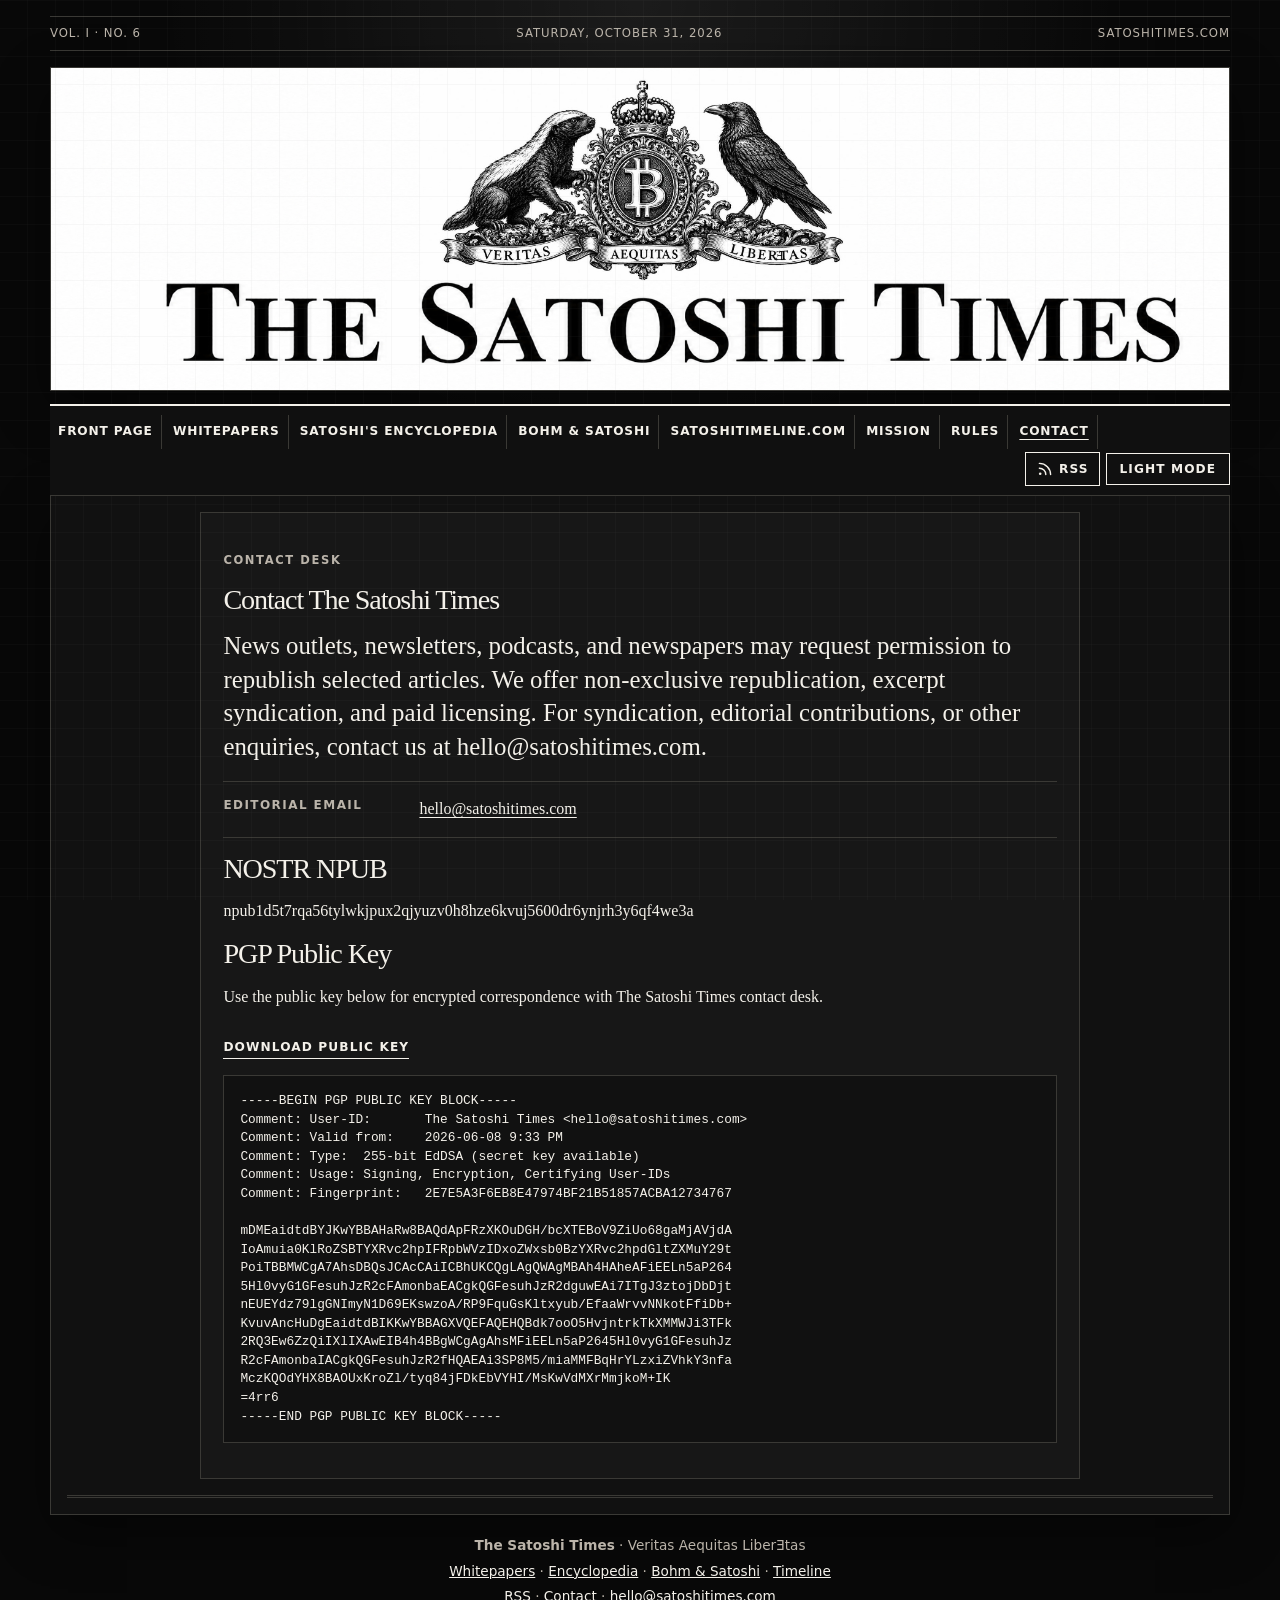
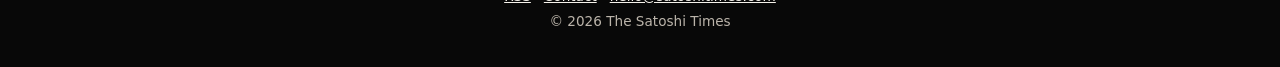
<file: contact/index.html>
<!doctype html>
<html lang="en" data-theme="dark">
<head>
  <meta charset="utf-8" />
  <meta name="viewport" content="width=device-width, initial-scale=1" />
  <title>Contact — The Satoshi Times</title>
  <meta name="description" content="Contact The Satoshi Times contact desk and download the PGP public key." />
  <link rel="stylesheet" href="../styles.css" />
  <link rel="canonical" href="https://satoshitimes.com/contact/" />
  <link rel="alternate" type="application/rss+xml" title="The Satoshi Times — RSS" href="../feed.xml" />
</head>
<body>
  <a class="skip-link" href="#main">Skip to content</a>

  <header class="site-header">
    <div class="utility-bar" aria-label="Edition details">
      <span>Vol. I · No. 6</span>
      <time class="edition-date" datetime="2026-10-31">Saturday, October 31, 2026</time>
      <span>SatoshiTimes.com</span>
    </div>

    <div class="masthead" aria-label="The Satoshi Times masthead">
      <a href="../" aria-label="The Satoshi Times front page"><img src="../assets/satoshi-times-banner.jpg" alt="The Satoshi Times banner with the motto Veritas Aequitas LiberƎtas" /></a>
    </div>


    <nav class="section-nav" aria-label="Newspaper sections">
      <a href="../">Front Page</a>
      <a href="../whitepapers/">Whitepapers</a>
      <a href="../encyclopedia/">Satoshi&#x27;s Encyclopedia</a>
      <a href="../bohm/">Bohm &amp; Satoshi</a>
      <a href="../timeline/">SatoshiTimeline.com</a>
      <a href="../mission/">Mission</a>
      <a href="../rules.html">Rules</a>
      <a href="../contact/" aria-current="page">Contact</a>
      <div class="nav-tools">
        <a class="rss-link" href="../rss/" title="Subscribe to The Satoshi Times RSS feed"><svg viewBox="0 0 20 20" width="16" height="16" fill="none" aria-hidden="true" focusable="false"><circle cx="4" cy="16" r="1.6" fill="currentColor" /><path d="M3 9a8 8 0 0 1 8 8M3 3a14 14 0 0 1 14 14" stroke="currentColor" stroke-width="1.8" stroke-linecap="round" /></svg><span>RSS</span></a>
        <button id="themeToggle" class="theme-toggle" type="button" aria-label="Toggle light and dark mode">Light mode</button>
      </div>
    </nav>
  </header>
  <main id="main" class="page-shell">
    <section class="headline-grid single-column" aria-label="Contact desk">
      <article class="article-card contact-card prose">
        <p class="kicker">Contact Desk</p>
        <h3>Contact The Satoshi Times</h3>
        <p class="dek">News outlets, newsletters, podcasts, and newspapers may request permission to republish selected articles. We offer non-exclusive republication, excerpt syndication, and paid licensing. For syndication, editorial contributions, or other enquiries, contact us at hello@satoshitimes.com.</p>

        <div class="contact-row">
          <span>Editorial Email</span>
          <span><a href="mailto:hello@satoshitimes.com">hello@satoshitimes.com</a></span>
        </div>

         <h3>NOSTR NPUB</h3>
        <p>npub1d5t7rqa56tylwkjpux2qjyuzv0h8hze6kvuj5600dr6ynjrh3y6qf4we3a</p>
        
        <h3>PGP Public Key</h3>
        <p>Use the public key below for encrypted correspondence with The Satoshi Times contact desk.</p>
        <p><a class="button-link" href="../assets/satoshi-times-public-key.asc" download>Download public key</a></p>
        <pre class="key-block"><code>-----BEGIN PGP PUBLIC KEY BLOCK-----
Comment: User-ID:	The Satoshi Times &lt;hello@satoshitimes.com&gt;
Comment: Valid from:	2026-06-08 9:33 PM
Comment: Type:	255-bit EdDSA (secret key available)
Comment: Usage:	Signing, Encryption, Certifying User-IDs
Comment: Fingerprint:	2E7E5A3F6EB8E47974BF21B51857ACBA12734767

mDMEaidtdBYJKwYBBAHaRw8BAQdApFRzXKOuDGH/bcXTEBoV9ZiUo68gaMjAVjdA
IoAmuia0KlRoZSBTYXRvc2hpIFRpbWVzIDxoZWxsb0BzYXRvc2hpdGltZXMuY29t
PoiTBBMWCgA7AhsDBQsJCAcCAiICBhUKCQgLAgQWAgMBAh4HAheAFiEELn5aP264
5Hl0vyG1GFesuhJzR2cFAmonbaEACgkQGFesuhJzR2dguwEAi7ITgJ3ztojDbDjt
nEUEYdz79lgGNImyN1D69EKswzoA/RP9FquGsKltxyub/EfaaWrvvNNkotFfiDb+
KvuvAncHuDgEaidtdBIKKwYBBAGXVQEFAQEHQBdk7ooO5HvjntrkTkXMMWJi3TFk
2RQ3Ew6ZzQiIXlIXAwEIB4h4BBgWCgAgAhsMFiEELn5aP2645Hl0vyG1GFesuhJz
R2cFAmonbaIACgkQGFesuhJzR2fHQAEAi3SP8M5/miaMMFBqHrYLzxiZVhkY3nfa
MczKQOdYHX8BAOUxKroZl/tyq84jFDkEbVYHI/MsKwVdMXrMmjkoM+IK
=4rr6
-----END PGP PUBLIC KEY BLOCK-----</code></pre>
      </article>
    </section>
  </main>

      <footer class="site-footer">
    <p><strong>The Satoshi Times</strong> · Veritas Aequitas LiberƎtas</p>
    <p><a href="../whitepapers/">Whitepapers</a> · <a href="../encyclopedia/">Encyclopedia</a> · <a href="../bohm/">Bohm &amp; Satoshi</a> · <a href="../timeline/">Timeline</a></p>
    <p><a href="../rss/">RSS</a> · <a href="../contact/">Contact</a> · <a href="mailto:hello@satoshitimes.com">hello@satoshitimes.com</a></p>
    <p>© 2026 The Satoshi Times</p>
  </footer>

  <script src="../script.js"></script>
</body>
</html>
</file>
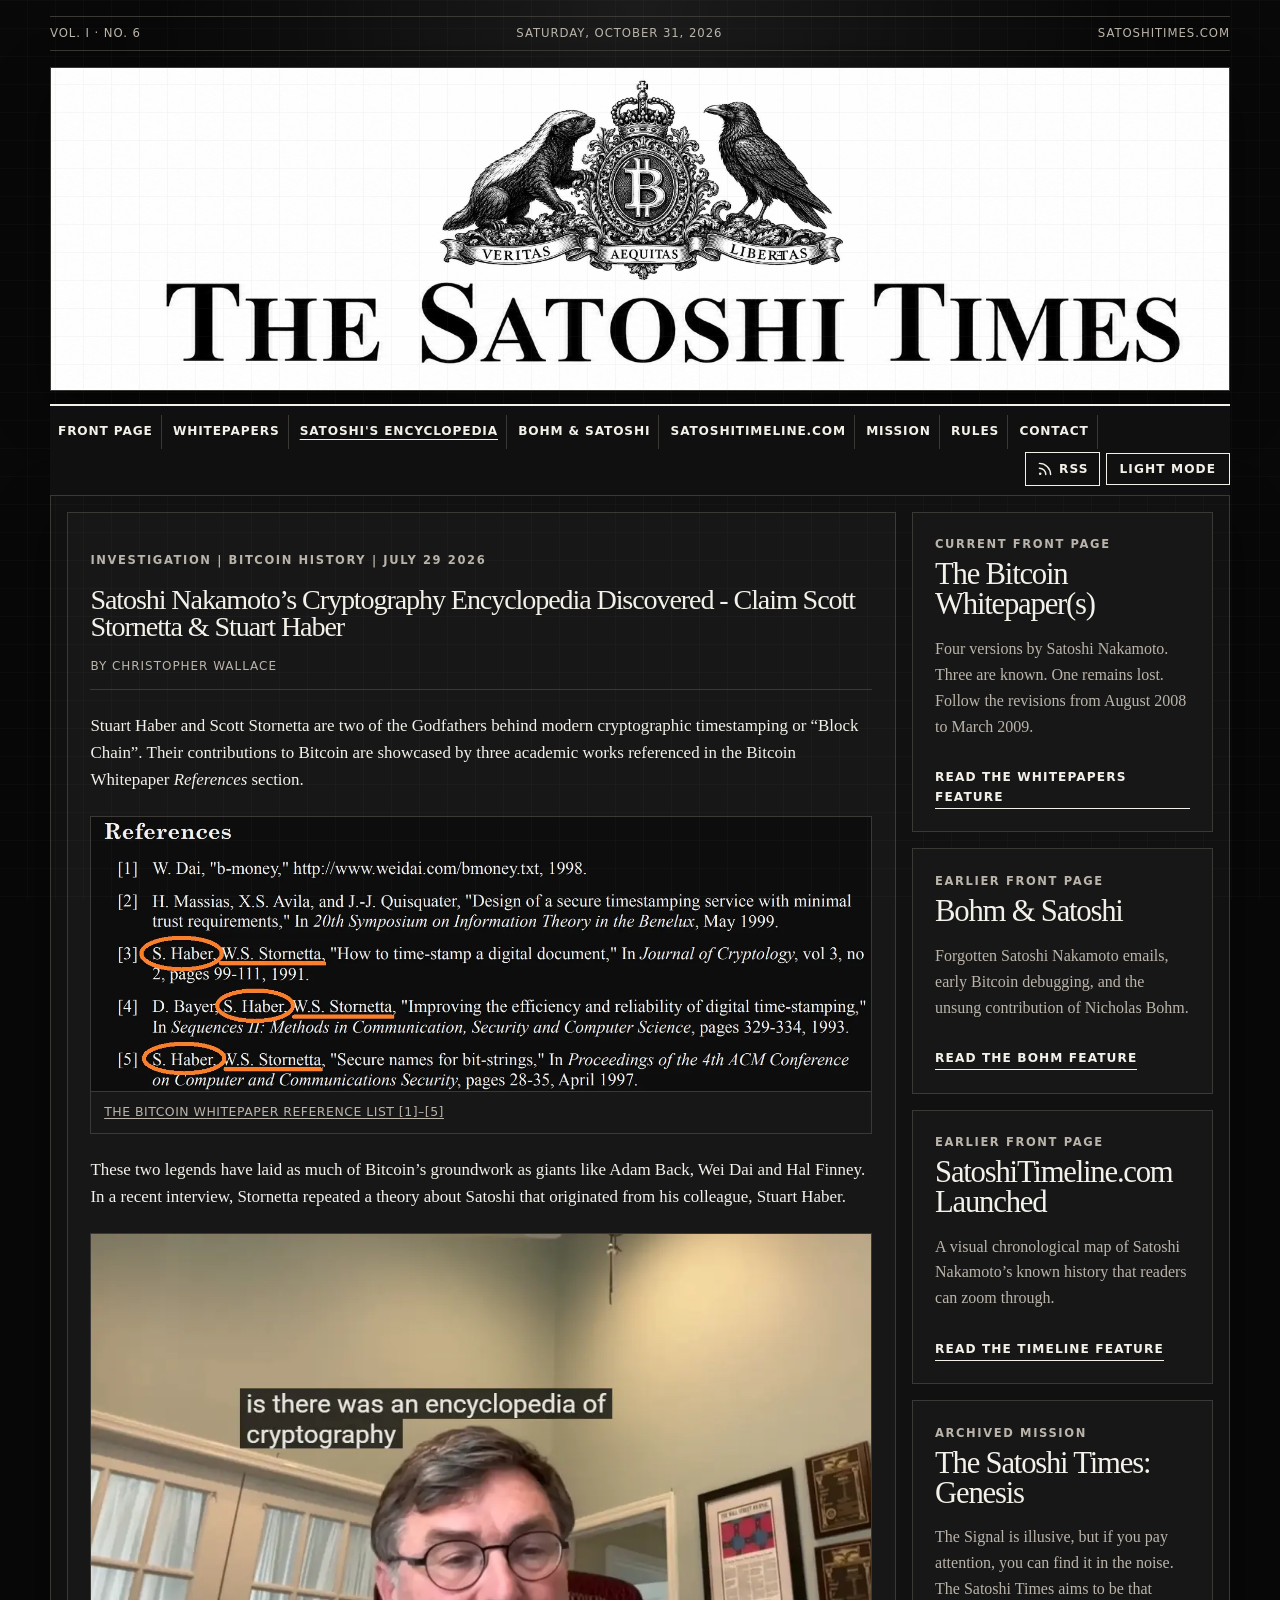
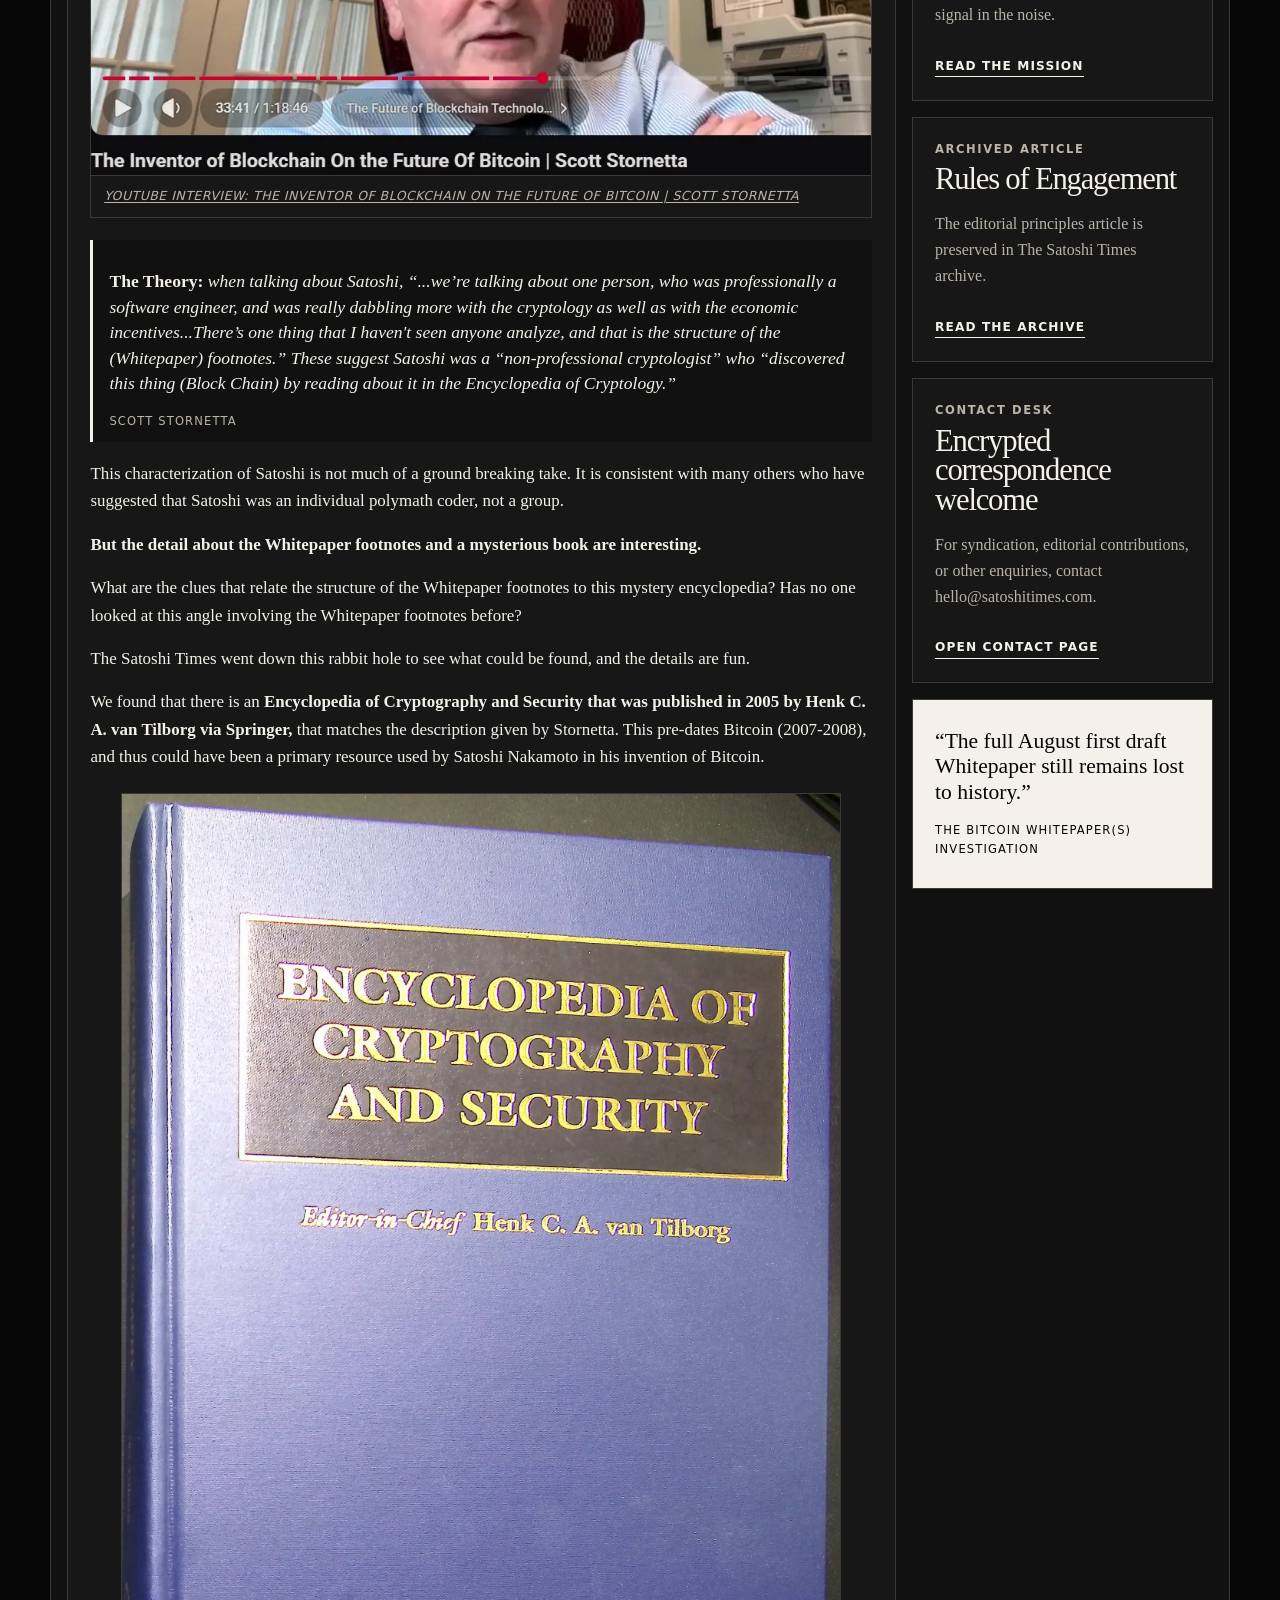
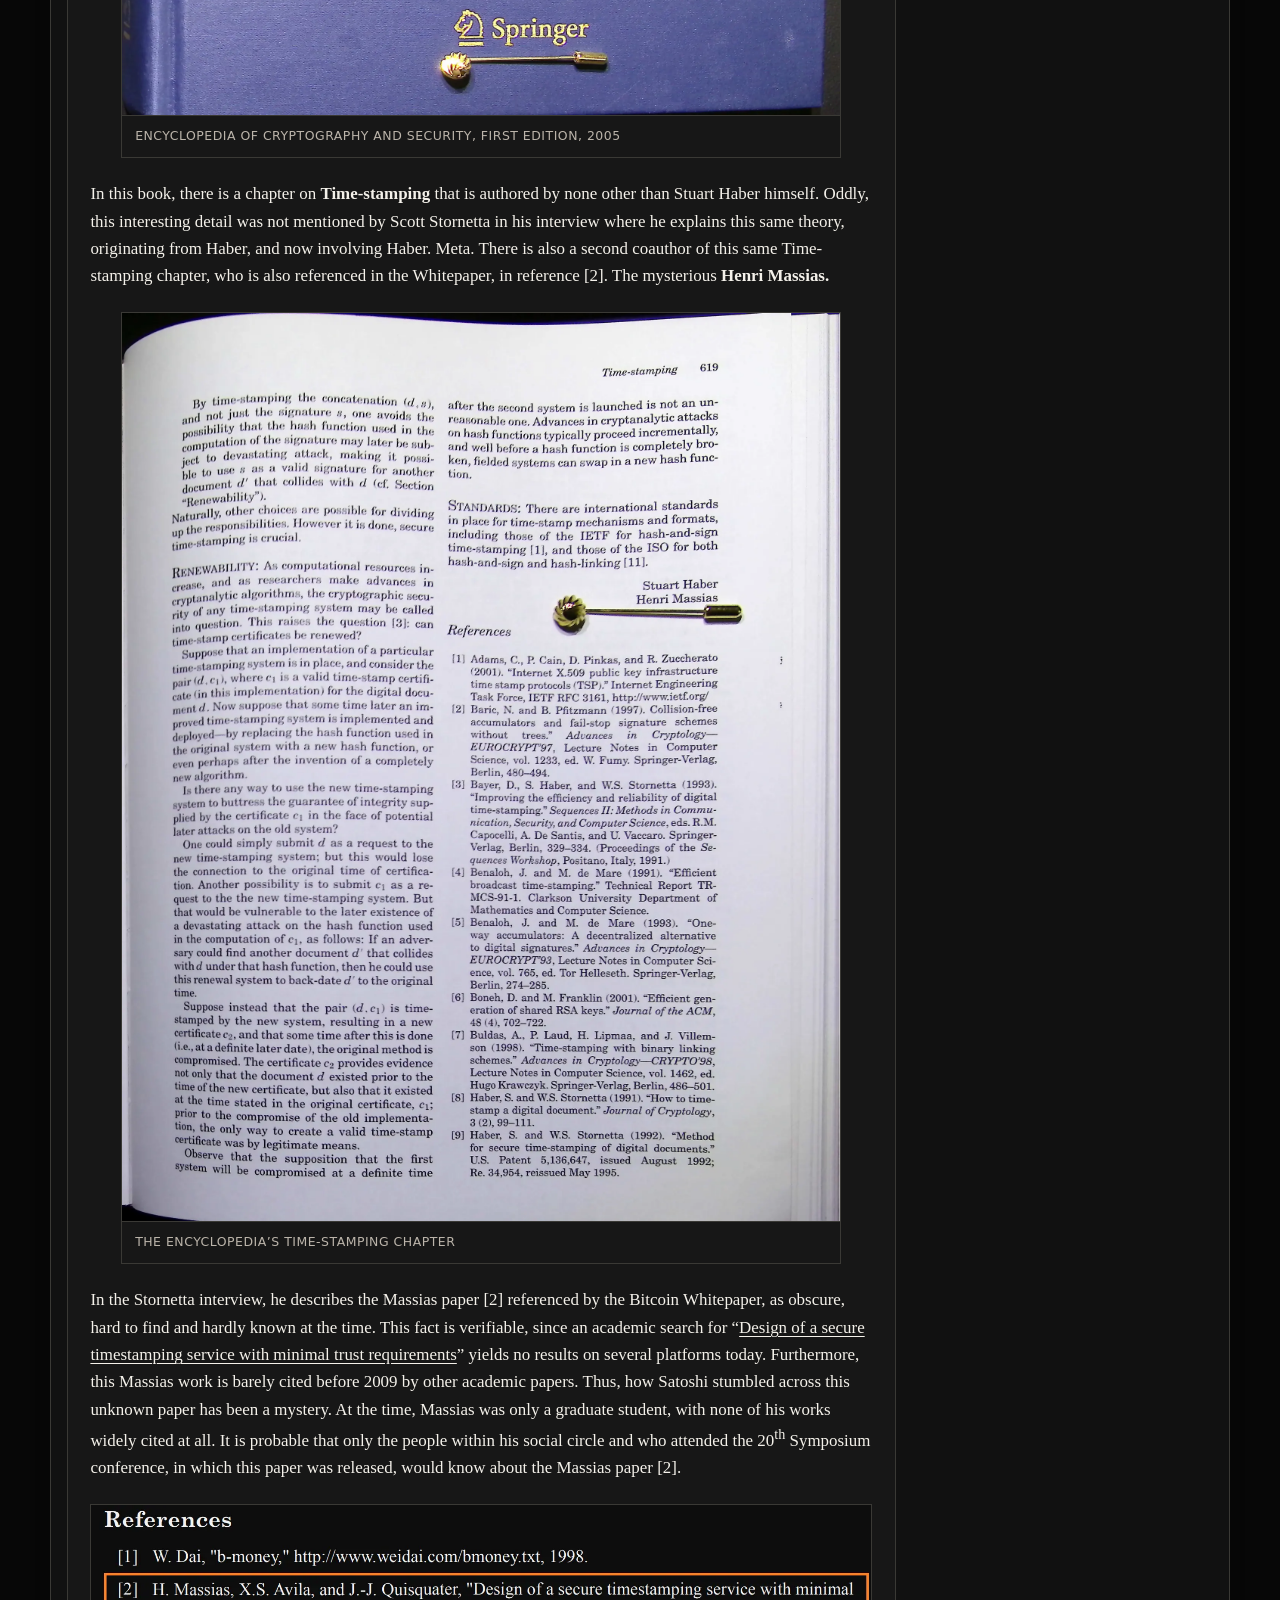
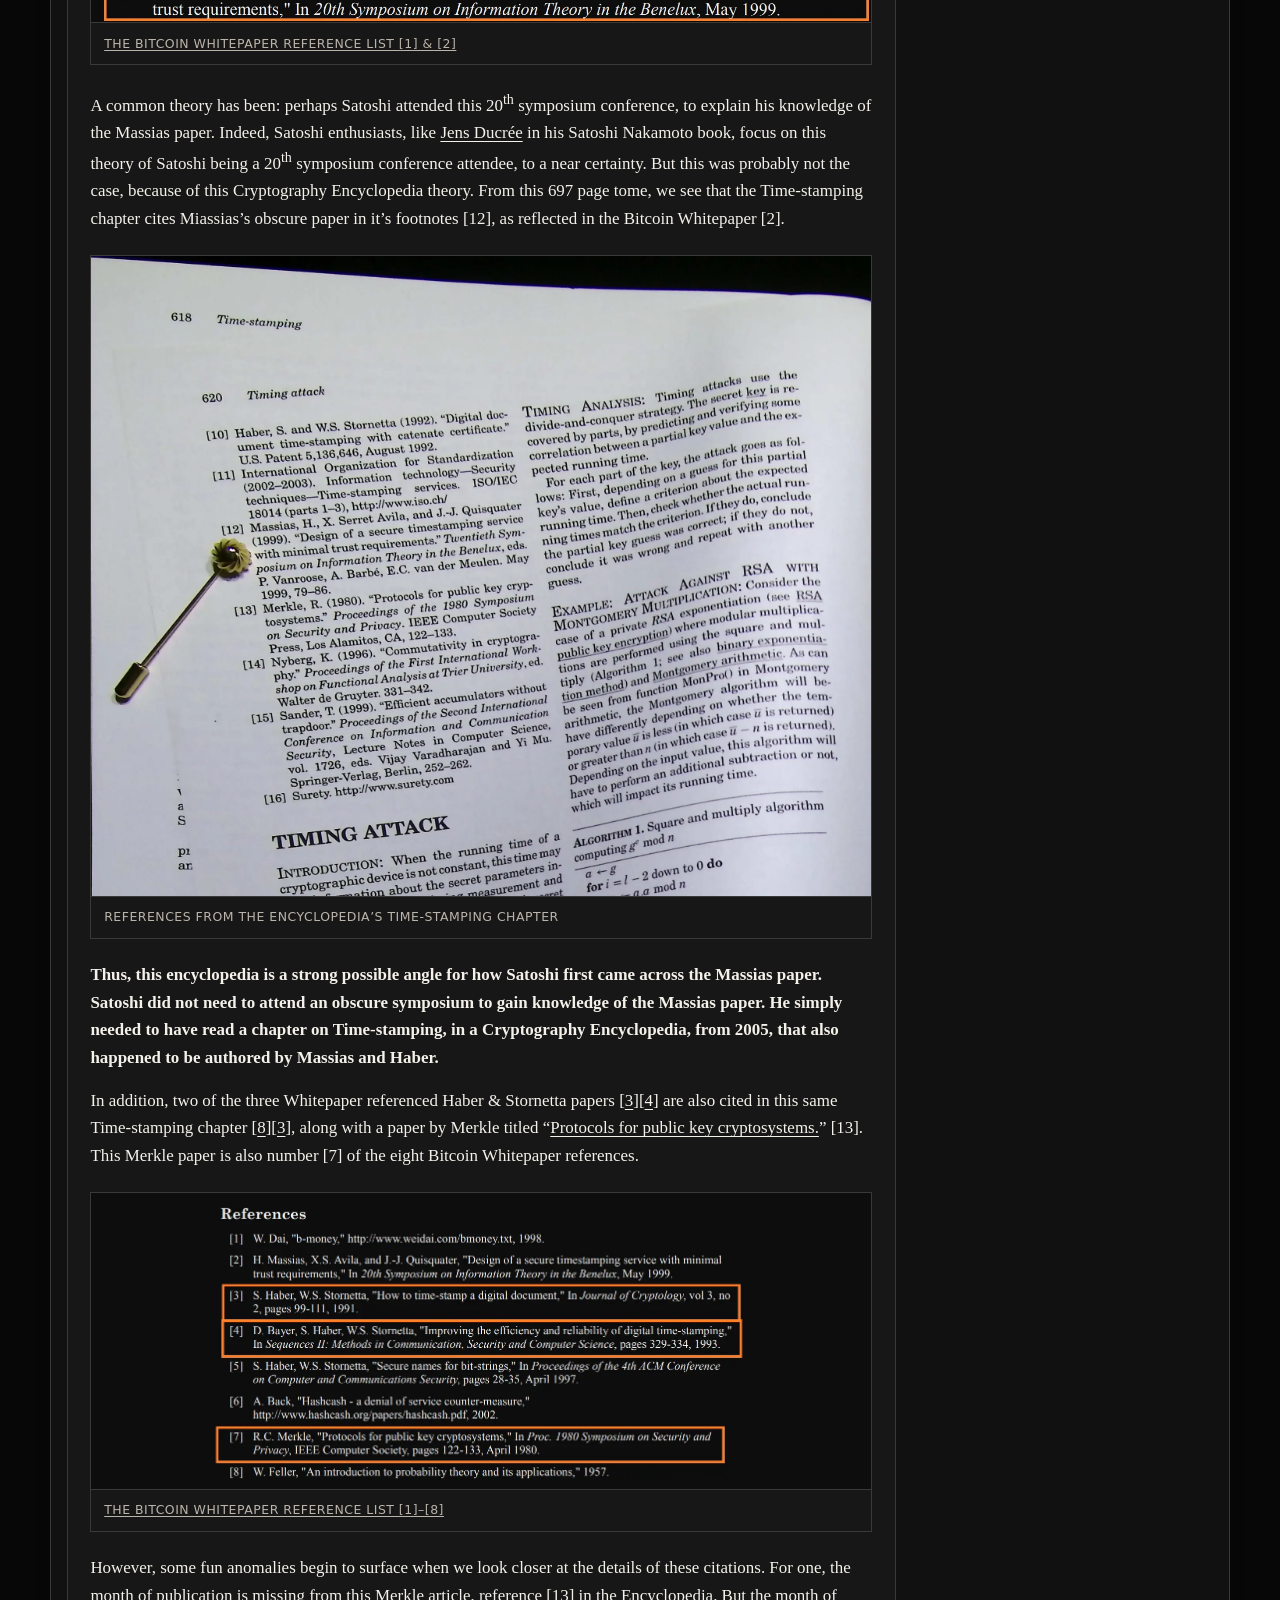
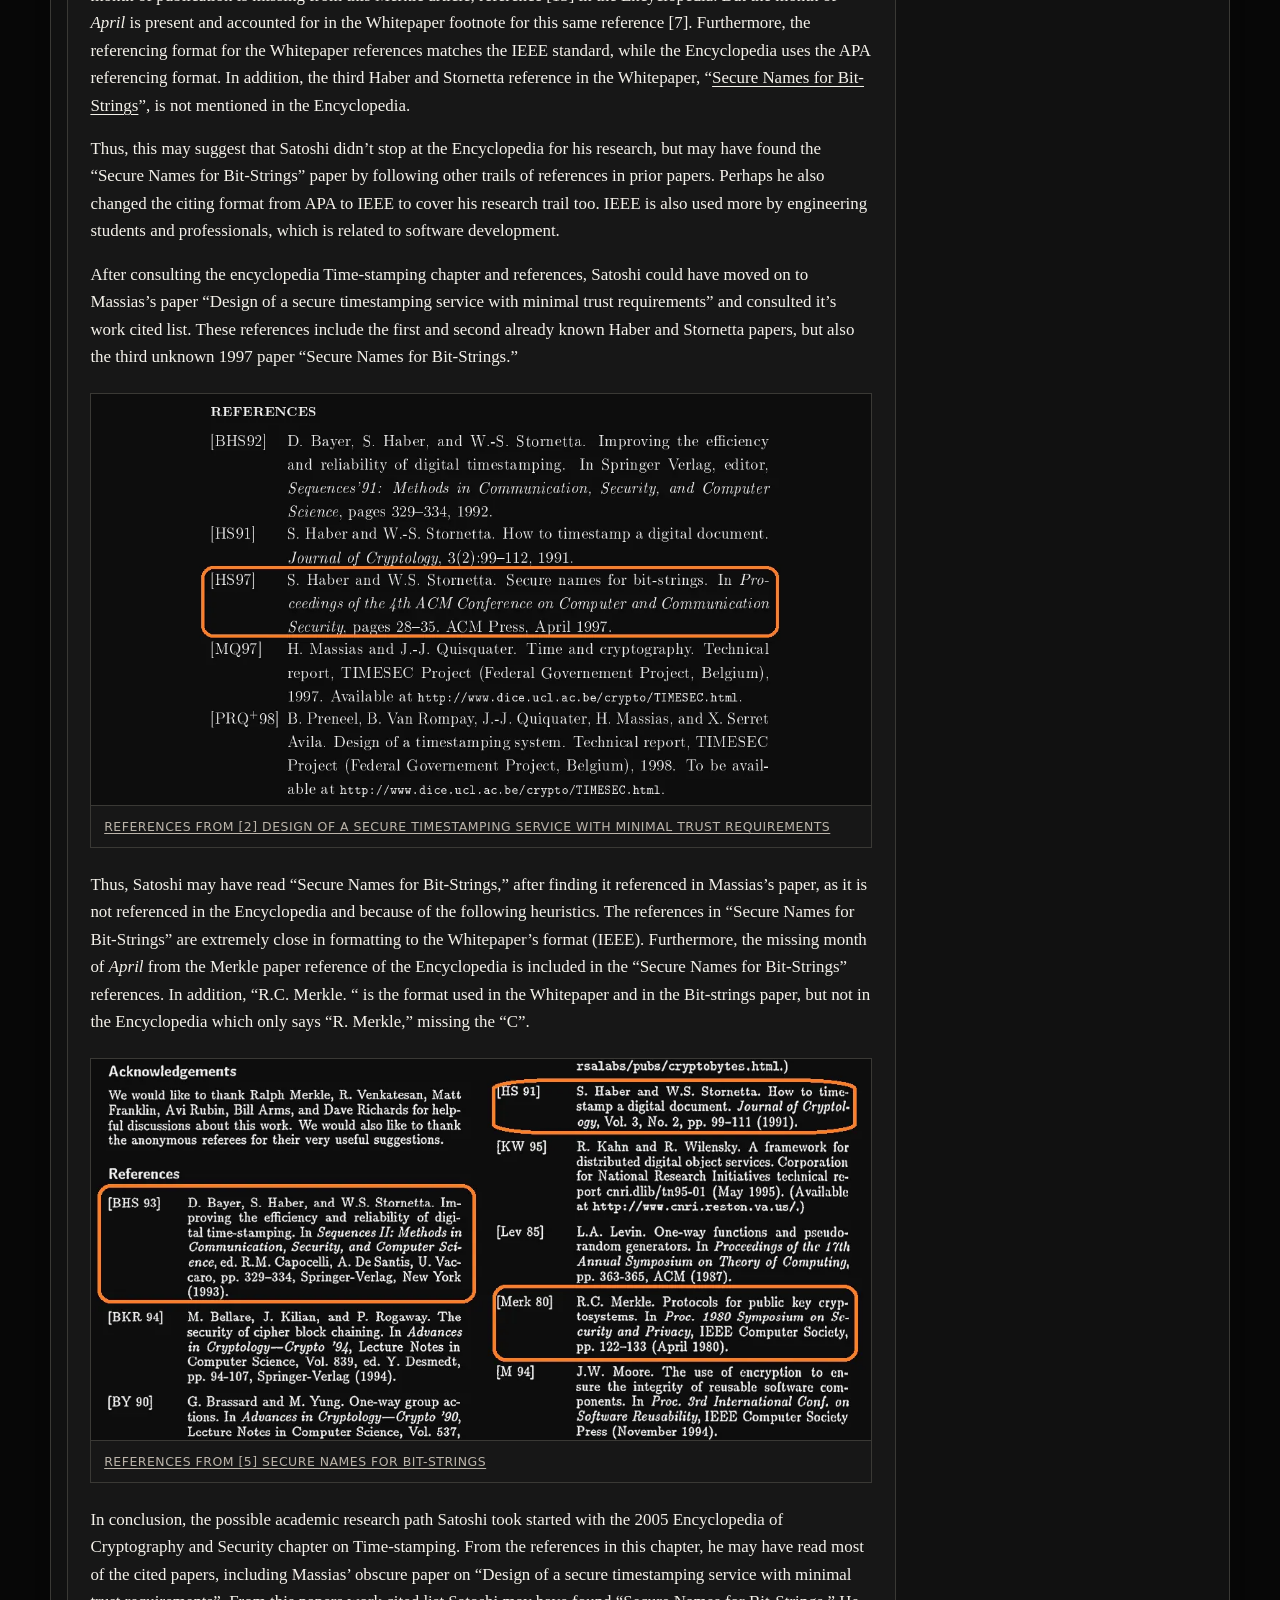
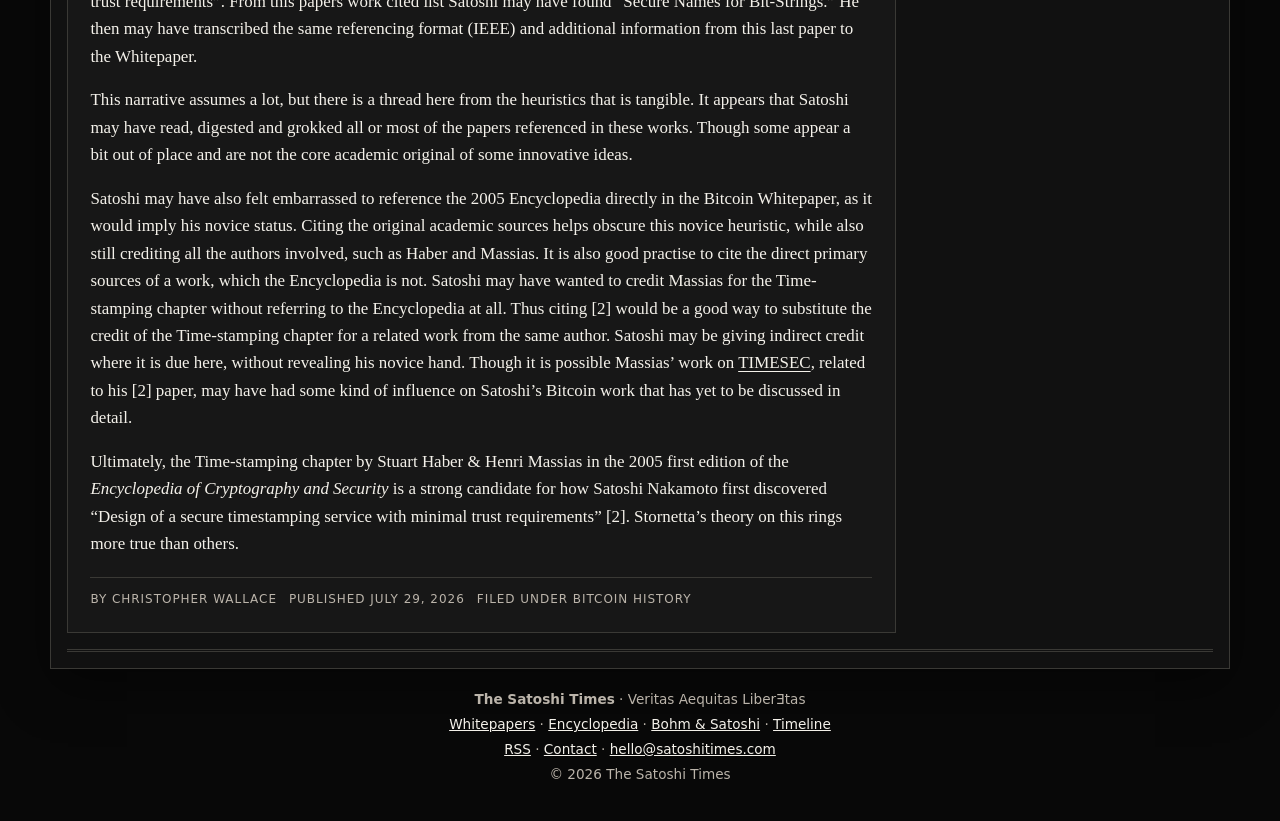
<file: encyclopedia/index.html>
<!doctype html>
<html lang="en" data-theme="dark">
<head>
  <meta charset="utf-8" />
  <meta name="viewport" content="width=device-width, initial-scale=1" />
  <title>Satoshi Nakamoto’s Cryptography Encyclopedia Discovered — The Satoshi Times</title>
  <meta name="description" content="The Satoshi Times investigates whether Satoshi Nakamoto found key Bitcoin timestamping references through the 2005 Encyclopedia of Cryptography and Security." />
  <link rel="canonical" href="https://satoshitimes.com/encyclopedia/" />
  <meta property="og:type" content="article" />
  <meta property="og:title" content="Satoshi Nakamoto’s Cryptography Encyclopedia Discovered" />
  <meta property="og:description" content="A possible research trail from a 2005 cryptography encyclopedia to the timestamping references in the Bitcoin whitepaper." />
  <meta property="og:url" content="https://satoshitimes.com/encyclopedia/" />
  <link rel="stylesheet" href="../styles.css" />
  <link rel="alternate" type="application/rss+xml" title="The Satoshi Times — RSS" href="../feed.xml" />
</head>
<body>
  <a class="skip-link" href="#main">Skip to content</a>

  <header class="site-header">
    <div class="utility-bar" aria-label="Edition details">
      <span>Vol. I · No. 6</span>
      <time class="edition-date" datetime="2026-10-31">Saturday, October 31, 2026</time>
      <span>SatoshiTimes.com</span>
    </div>

    <div class="masthead" aria-label="The Satoshi Times masthead">
      <a href="../" aria-label="The Satoshi Times front page"><img src="../assets/satoshi-times-banner.jpg" alt="The Satoshi Times banner with the motto Veritas Aequitas LiberƎtas" /></a>
    </div>

    <nav class="section-nav" aria-label="Newspaper sections">
      <a href="../">Front Page</a>
      <a href="../whitepapers/">Whitepapers</a>
      <a href="../encyclopedia/" aria-current="page">Satoshi&#x27;s Encyclopedia</a>
      <a href="../bohm/">Bohm &amp; Satoshi</a>
      <a href="../timeline/">SatoshiTimeline.com</a>
      <a href="../mission/">Mission</a>
      <a href="../rules.html">Rules</a>
      <a href="../contact/">Contact</a>
      <div class="nav-tools">
        <a class="rss-link" href="../rss/" title="Subscribe to The Satoshi Times RSS feed"><svg viewBox="0 0 20 20" width="16" height="16" fill="none" aria-hidden="true" focusable="false"><circle cx="4" cy="16" r="1.6" fill="currentColor" /><path d="M3 9a8 8 0 0 1 8 8M3 3a14 14 0 0 1 14 14" stroke="currentColor" stroke-width="1.8" stroke-linecap="round" /></svg><span>RSS</span></a>
        <button id="themeToggle" class="theme-toggle" type="button" aria-label="Toggle light and dark mode">Light mode</button>
      </div>
    </nav>
  </header>

  <main id="main" class="page-shell">
    <section class="headline-grid front-page-grid" aria-label="Lead story">
      <article id="lead" class="lead-story article-card prose longform-article">
        <p class="kicker">Investigation | Bitcoin History | July 29 2026</p>
        <h3>Satoshi Nakamoto’s Cryptography Encyclopedia Discovered - Claim Scott Stornetta &amp; Stuart Haber</h3>
        <div class="article-meta article-meta--top">
          <span>By Christopher Wallace</span>
        </div>
        
        <p>Stuart Haber and Scott Stornetta are two of the Godfathers behind modern cryptographic timestamping or “Block Chain”. Their contributions to Bitcoin are showcased by three academic works referenced in the Bitcoin Whitepaper <em>References</em> section.</p>
        
        <figure class="article-figure">
          <img src="../assets/encyclopedia/01-whitepaper-references.webp" alt="The first five references listed in the Bitcoin whitepaper" loading="eager" />
          <figcaption><a href="https://bitcoin.org/bitcoin.pdf" target="_blank" rel="noopener">The Bitcoin Whitepaper Reference List [1]–[5]</a></figcaption>
        </figure>
        
        <p>These two legends have laid as much of Bitcoin’s groundwork as giants like Adam Back, Wei Dai and Hal Finney. In a recent interview, Stornetta repeated a theory about Satoshi that originated from his colleague, Stuart Haber.</p>
        
        <figure class="article-figure">
          <a href="https://youtu.be/_PnPA59HU8Q?si=pbFS1lLyDbh5LFYP&amp;t=1998" target="_blank" rel="noopener">
            <img src="../assets/encyclopedia/02-stornetta-interview.webp" alt="Scott Stornetta discussing whether Satoshi used an encyclopedia of cryptography" loading="lazy" />
          </a>
          <figcaption><a href="https://youtu.be/_PnPA59HU8Q?si=pbFS1lLyDbh5LFYP&amp;t=1998" target="_blank" rel="noopener"><em>YouTube Interview: The Inventor of Blockchain On the Future Of Bitcoin | Scott Stornetta</em></a></figcaption>
        </figure>
        
        <blockquote>
          <p><strong>The Theory:</strong> <em>when talking about Satoshi, “...we’re talking about one person, who was professionally a software engineer, and was really dabbling more with the cryptology as well as with the economic incentives...There’s one thing that I haven't seen anyone analyze, and that is the structure of the (Whitepaper) footnotes.” These suggest Satoshi was a “non-professional cryptologist” who “discovered this thing (Block Chain) by reading about it in the Encyclopedia of Cryptology.”</em></p>
          <cite>Scott Stornetta</cite>
        </blockquote>
        
        <p>This characterization of Satoshi is not much of a ground breaking take. It is consistent with many others who have suggested that Satoshi was an individual polymath coder, not a group.</p>
        
        <p><strong>But the detail about the Whitepaper footnotes and a mysterious book are interesting.</strong></p>
        
        <p>What are the clues that relate the structure of the Whitepaper footnotes to this mystery encyclopedia? Has no one looked at this angle involving the Whitepaper footnotes before?</p>
        
        <p>The Satoshi Times went down this rabbit hole to see what could be found, and the details are fun.</p>
        
        <p>We found that there is an <strong>Encyclopedia of Cryptography and Security that was published in 2005 by Henk C. A. van Tilborg via Springer,</strong> that matches the description given by Stornetta. This pre-dates Bitcoin (2007-2008), and thus could have been a primary resource used by Satoshi Nakamoto in his invention of Bitcoin.</p>
        
        <figure class="article-figure article-figure--portrait">
          <img src="../assets/encyclopedia/03-encyclopedia-cover.webp" alt="Cover of the 2005 Encyclopedia of Cryptography and Security" loading="lazy" />
          <figcaption>Encyclopedia of Cryptography and Security, first edition, 2005</figcaption>
        </figure>
        
        <p>In this book, there is a chapter on <strong>Time-stamping</strong> that is authored by none other than Stuart Haber himself. Oddly, this interesting detail was not mentioned by Scott Stornetta in his interview where he explains this same theory, originating from Haber, and now involving Haber. Meta. There is also a second coauthor of this same Time-stamping chapter, who is also referenced in the Whitepaper, in reference [2]. The mysterious <strong>Henri Massias.</strong></p>

        <figure class="article-figure article-figure--portrait">
          <img src="../assets/encyclopedia/04-timestamping-chapter.webp" alt="A photographed page from the encyclopedia chapter on time-stamping" loading="lazy" />
          <figcaption>The encyclopedia’s Time-stamping chapter</figcaption>
        </figure>
        
        <p>In the Stornetta interview, he describes the Massias paper [2] referenced by the Bitcoin Whitepaper, as obscure, hard to find and hardly known at the time. This fact is verifiable, since an academic search for “<a href="https://cdn.nakamotoinstitute.org/docs/secure-timestamping-service.pdf" target="_blank" rel="noopener">Design of a secure timestamping service with minimal trust requirements</a>” yields no results on several platforms today. Furthermore, this Massias work is barely cited before 2009 by other academic papers. Thus, how Satoshi stumbled across this unknown paper has been a mystery. At the time, Massias was only a graduate student, with none of his works widely cited at all. It is probable that only the people within his social circle and who attended the 20<sup>th</sup> Symposium conference, in which this paper was released, would know about the Massias paper [2].</p>
        
        
        <figure class="article-figure">
          <img src="../assets/encyclopedia/05-whitepaper-references-1-2.webp" alt="The first two references listed in the Bitcoin whitepaper" loading="lazy" />
          <figcaption><a href="https://bitcoin.org/bitcoin.pdf" target="_blank" rel="noopener">The Bitcoin Whitepaper Reference List [1] &amp; [2]</a></figcaption>
        </figure>
        
        <p>A common theory has been: perhaps Satoshi attended this 20<sup>th</sup> symposium conference, to explain his knowledge of the Massias paper. Indeed, Satoshi enthusiasts, like <a href="https://ducree.net/" target="_blank" rel="noopener">Jens Ducrée</a> in his Satoshi Nakamoto book, focus on this theory of Satoshi being a 20<sup>th</sup> symposium conference attendee, to a near certainty. But this was probably not the case, because of this Cryptography Encyclopedia theory. From this 697 page tome, we see that the Time-stamping chapter cites Miassias’s obscure paper in it’s footnotes [12], as reflected in the Bitcoin Whitepaper [2].</p>
        
        <figure class="article-figure">
          <img src="../assets/encyclopedia/06-encyclopedia-references.webp" alt="Photographed encyclopedia pages showing the Time-stamping chapter references" loading="lazy" />
          <figcaption>References from the encyclopedia’s Time-stamping chapter</figcaption>
        </figure>
        
        <p><strong>Thus, this encyclopedia is a strong possible angle for how Satoshi first came across the Massias paper. Satoshi did not need to attend an obscure symposium to gain knowledge of the Massias paper. He simply needed to have read a chapter on Time-stamping, in a Cryptography Encyclopedia, from 2005, that also happened to be authored by Massias and Haber.</strong></p>
        
        <p>In addition, two of the three Whitepaper referenced Haber &amp; Stornetta papers [<a href="https://link.springer.com/article/10.1007/BF00196791" target="_blank" rel="noopener">3</a>][<a href="https://www.math.columbia.edu/~bayer/papers/Timestamp_BHS93.pdf" target="_blank" rel="noopener">4</a>] are also cited in this same Time-stamping chapter [<a href="https://link.springer.com/article/10.1007/BF00196791" target="_blank" rel="noopener">8</a>][<a href="https://www.math.columbia.edu/~bayer/papers/Timestamp_BHS93.pdf" target="_blank" rel="noopener">3</a>], along with a paper by Merkle titled “<a href="https://www.ralphmerkle.com/papers/Protocols.pdf" target="_blank" rel="noopener">Protocols for public key cryptosystems.</a>” [13]. This Merkle paper is also number [7] of the eight Bitcoin Whitepaper references.</p>
        
        <figure class="article-figure">
          <img src="../assets/encyclopedia/07-whitepaper-references-1-8.webp" alt="All eight references listed in the Bitcoin whitepaper" loading="lazy" />
          <figcaption><a href="https://bitcoin.org/bitcoin.pdf" target="_blank" rel="noopener">The Bitcoin Whitepaper Reference List [1]–[8]</a></figcaption>
        </figure>
        
        <p>However, some fun anomalies begin to surface when we look closer at the details of these citations. For one, the month of publication is missing from this Merkle article, reference [13] in the Encyclopedia. But the month of <em>April</em> is present and accounted for in the Whitepaper footnote for this same reference [7]. Furthermore, the referencing format for the Whitepaper references matches the IEEE standard, while the Encyclopedia uses the APA referencing format. In addition, the third Haber and Stornetta reference in the Whitepaper, “<a href="https://dl.acm.org/doi/pdf/10.1145/266420.266430" target="_blank" rel="noopener">Secure Names for Bit-Strings</a>”, is not mentioned in the Encyclopedia.</p>
        
        <p>Thus, this may suggest that Satoshi didn’t stop at the Encyclopedia for his research, but may have found the “Secure Names for Bit-Strings” paper by following other trails of references in prior papers. Perhaps he also changed the citing format from APA to IEEE to cover his research trail too. IEEE is also used more by engineering students and professionals, which is related to software development.</p>
        
        <p>After consulting the encyclopedia Time-stamping chapter and references, Satoshi could have moved on to Massias’s paper “Design of a secure timestamping service with minimal trust requirements” and consulted it’s work cited list. These references include the first and second already known Haber and Stornetta papers, but also the third unknown 1997 paper “Secure Names for Bit-Strings.”</p>
        
        <figure class="article-figure">
          <img src="../assets/encyclopedia/08-massias-paper-references.webp" alt="References from Design of a secure timestamping service with minimal trust requirements" loading="lazy" />
          <figcaption><a href="https://cdn.nakamotoinstitute.org/docs/secure-timestamping-service.pdf" target="_blank" rel="noopener">References From [2] Design of a secure timestamping service with minimal trust requirements</a></figcaption>
        </figure>
        
        <p>Thus, Satoshi may have read “Secure Names for Bit-Strings,” after finding it referenced in Massias’s paper, as it is not referenced in the Encyclopedia and because of the following heuristics. The references in “Secure Names for Bit-Strings” are extremely close in formatting to the Whitepaper’s format (IEEE). Furthermore, the missing month of <em>April</em> from the Merkle paper reference of the Encyclopedia is included in the “Secure Names for Bit-Strings” references. In addition, “R.C. Merkle. “ is the format used in the Whitepaper and in the Bit-strings paper, but not in the Encyclopedia which only says “R. Merkle,” missing the “C”.</p>
        
        <figure class="article-figure">
          <img src="../assets/encyclopedia/09-secure-names-references.webp" alt="References from the paper Secure Names for Bit-Strings" loading="lazy" />
          <figcaption><a href="https://dl.acm.org/doi/pdf/10.1145/266420.266430" target="_blank" rel="noopener">References From [5] Secure Names for Bit-Strings</a></figcaption>
        </figure>
        
        <p>In conclusion, the possible academic research path Satoshi took started with the 2005 Encyclopedia of Cryptography and Security chapter on Time-stamping. From the references in this chapter, he may have read most of the cited papers, including Massias’ obscure paper on “Design of a secure timestamping service with minimal trust requirements”. From this papers work cited list Satoshi may have found “Secure Names for Bit-Strings.” He then may have transcribed the same referencing format (IEEE) and additional information from this last paper to the Whitepaper.</p>
        
        <p>This narrative assumes a lot, but there is a thread here from the heuristics that is tangible. It appears that Satoshi may have read, digested and grokked all or most of the papers referenced in these works. Though some appear a bit out of place and are not the core academic original of some innovative ideas.</p>
        
        <p>Satoshi may have also felt embarrassed to reference the 2005 Encyclopedia directly in the Bitcoin Whitepaper, as it would imply his novice status. Citing the original academic sources helps obscure this novice heuristic, while also still crediting all the authors involved, such as Haber and Massias. It is also good practise to cite the direct primary sources of a work, which the Encyclopedia is not. Satoshi may have wanted to credit Massias for the Time-stamping chapter without referring to the Encyclopedia at all. Thus citing [2] would be a good way to substitute the credit of the Time-stamping chapter for a related work from the same author. Satoshi may be giving indirect credit where it is due here, without revealing his novice hand. Though it is possible Massias’ work on <a href="https://gwern.net/doc/bitcoin/1999-08-17-ucldice-timesec.pdf" target="_blank" rel="noopener">TIMESEC</a>, related to his [2] paper, may have had some kind of influence on Satoshi’s Bitcoin work that has yet to be discussed in detail.</p>
        
        <p>Ultimately, the Time-stamping chapter by Stuart Haber &amp; Henri Massias in the 2005 first edition of the <em>Encyclopedia of Cryptography and Security</em> is a strong candidate for how Satoshi Nakamoto first discovered “Design of a secure timestamping service with minimal trust requirements” [2]. Stornetta’s theory on this rings more true than others.</p>
        
        
        
        <div class="article-meta">
          <span>By Christopher Wallace</span>
          <span>Published July 29, 2026</span>
          <span>Filed under Bitcoin History</span>
        </div>
        
      </article>

      <aside class="front-column sidebar-stack" aria-label="Front page archive">

        <article class="article-card compact">
          <p class="kicker">Current Front Page</p>
          <h3>The Bitcoin Whitepaper(s)</h3>
          <p>Four versions by Satoshi Nakamoto. Three are known. One remains lost. Follow the revisions from August 2008 to March 2009.</p>
          <a class="read-link" href="../whitepapers/">Read the whitepapers feature</a>
        </article>

        <article class="article-card compact">
          <p class="kicker">Earlier Front Page</p>
          <h3>Bohm &amp; Satoshi</h3>
          <p>Forgotten Satoshi Nakamoto emails, early Bitcoin debugging, and the unsung contribution of Nicholas Bohm.</p>
          <a class="read-link" href="../bohm/">Read the Bohm feature</a>
        </article>

        <article class="article-card compact">
          <p class="kicker">Earlier Front Page</p>
          <h3>SatoshiTimeline.com Launched</h3>
          <p>A visual chronological map of Satoshi Nakamoto’s known history that readers can zoom through.</p>
          <a class="read-link" href="../timeline/">Read the timeline feature</a>
        </article>

        <article class="article-card compact mission-card">
          <p class="kicker">Archived Mission</p>
          <h3>The Satoshi Times: Genesis</h3>
          <p>The Signal is illusive, but if you pay attention, you can find it in the noise. The Satoshi Times aims to be that signal in the noise.</p>
          <a class="read-link" href="../mission/">Read the mission</a>
        </article>

        <article class="article-card compact">
          <p class="kicker">Archived Article</p>
          <h3>Rules of Engagement</h3>
          <p>The editorial principles article is preserved in The Satoshi Times archive.</p>
          <a class="read-link" href="../rules.html">Read the archive</a>
        </article>

        <article class="article-card compact">
          <p class="kicker">Contact Desk</p>
          <h3>Encrypted correspondence welcome</h3>
          <p>For syndication, editorial contributions, or other enquiries, contact hello@satoshitimes.com.</p>
          <a class="read-link" href="../contact/">Open contact page</a>
        </article>

        <div class="quote-card">
          <p>“The full August first draft Whitepaper still remains lost to history.”</p>
          <span>The Bitcoin Whitepaper(s) investigation</span>
        </div>
      </aside>
    </section>
  </main>

  <footer class="site-footer">
    <p><strong>The Satoshi Times</strong> · Veritas Aequitas LiberƎtas</p>
    <p><a href="../whitepapers/">Whitepapers</a> · <a href="../encyclopedia/">Encyclopedia</a> · <a href="../bohm/">Bohm &amp; Satoshi</a> · <a href="../timeline/">Timeline</a></p>
    <p><a href="../rss/">RSS</a> · <a href="../contact/">Contact</a> · <a href="mailto:hello@satoshitimes.com">hello@satoshitimes.com</a></p>
    <p>© 2026 The Satoshi Times</p>
  </footer>

  <script src="../script.js"></script>
  <script data-goatcounter="https://stimes.goatcounter.com/count" async src="//gc.zgo.at/count.js"></script>
</body>
</html>
</file>
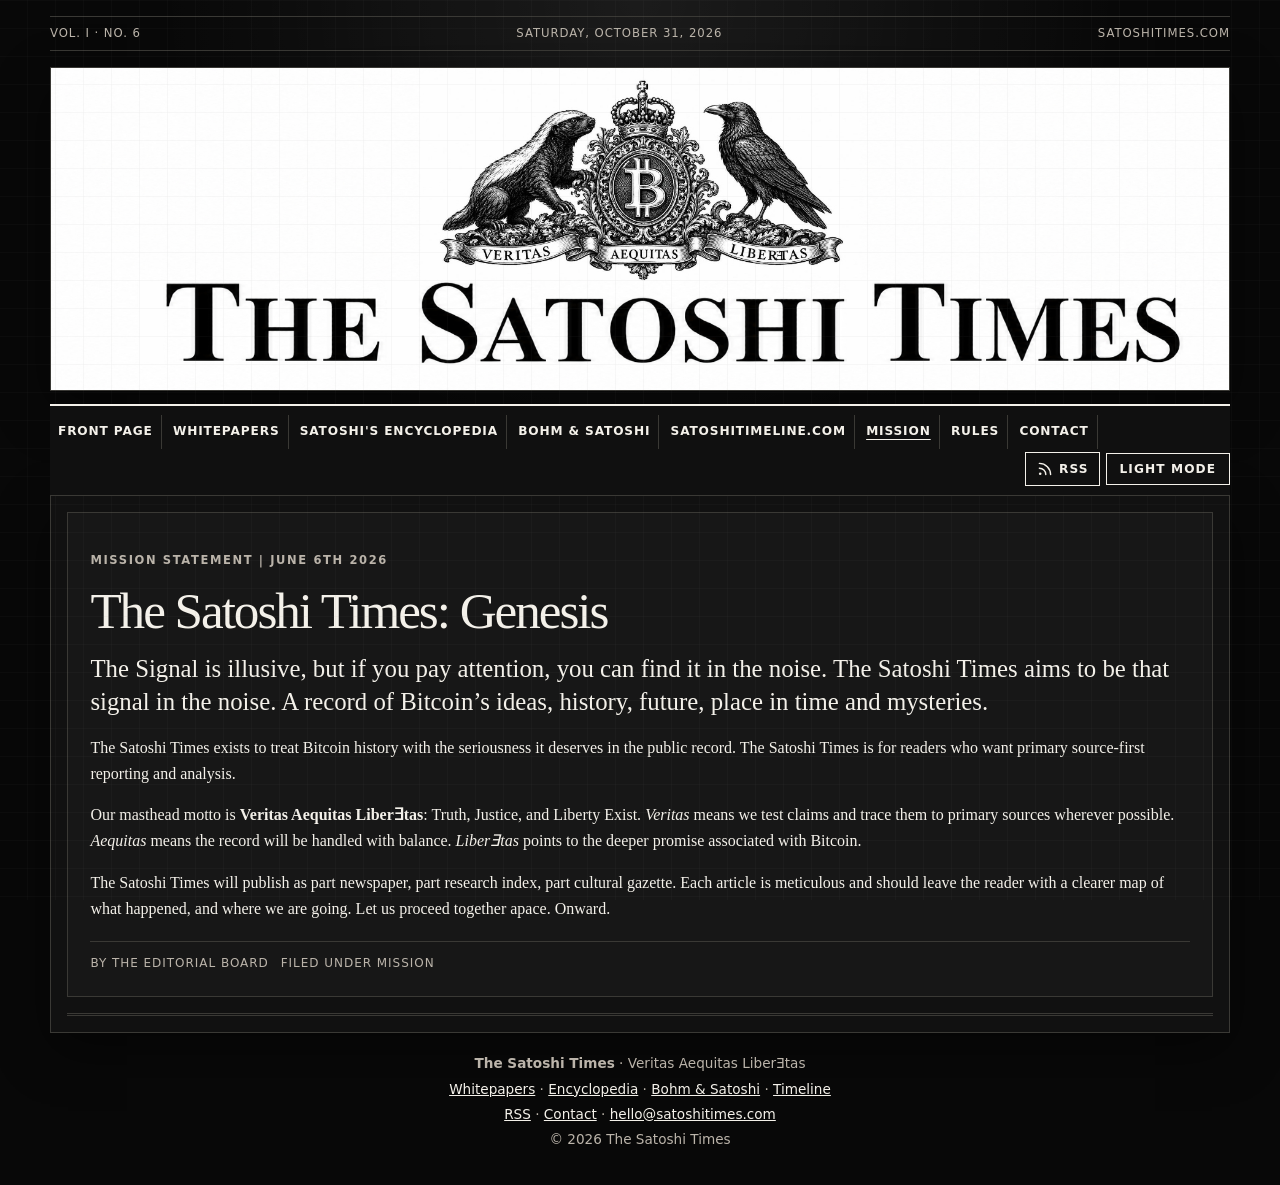
<file: mission/index.html>
<!doctype html>
<html lang="en" data-theme="dark">
<head>
  <meta charset="utf-8" />
  <meta name="viewport" content="width=device-width, initial-scale=1" />
  <title>Mission — The Satoshi Times</title>
  <meta name="description" content="The archived Genesis mission statement for The Satoshi Times." />
  <link rel="stylesheet" href="../styles.css" />
  <link rel="canonical" href="https://satoshitimes.com/mission/" />
  <link rel="alternate" type="application/rss+xml" title="The Satoshi Times — RSS" href="../feed.xml" />
</head>
<body>
  <a class="skip-link" href="#main">Skip to content</a>

  <header class="site-header">
    <div class="utility-bar" aria-label="Edition details">
      <span>Vol. I · No. 6</span>
      <time class="edition-date" datetime="2026-10-31">Saturday, October 31, 2026</time>
      <span>SatoshiTimes.com</span>
    </div>

    <div class="masthead" aria-label="The Satoshi Times masthead">
      <a href="../" aria-label="The Satoshi Times front page"><img src="../assets/satoshi-times-banner.jpg" alt="The Satoshi Times banner with the motto Veritas Aequitas LiberƎtas" /></a>
    </div>


    <nav class="section-nav" aria-label="Newspaper sections">
      <a href="../">Front Page</a>
      <a href="../whitepapers/">Whitepapers</a>
      <a href="../encyclopedia/">Satoshi&#x27;s Encyclopedia</a>
      <a href="../bohm/">Bohm &amp; Satoshi</a>
      <a href="../timeline/">SatoshiTimeline.com</a>
      <a href="../mission/" aria-current="page">Mission</a>
      <a href="../rules.html">Rules</a>
      <a href="../contact/">Contact</a>
      <div class="nav-tools">
        <a class="rss-link" href="../rss/" title="Subscribe to The Satoshi Times RSS feed"><svg viewBox="0 0 20 20" width="16" height="16" fill="none" aria-hidden="true" focusable="false"><circle cx="4" cy="16" r="1.6" fill="currentColor" /><path d="M3 9a8 8 0 0 1 8 8M3 3a14 14 0 0 1 14 14" stroke="currentColor" stroke-width="1.8" stroke-linecap="round" /></svg><span>RSS</span></a>
        <button id="themeToggle" class="theme-toggle" type="button" aria-label="Toggle light and dark mode">Light mode</button>
      </div>
    </nav>
  </header>
  <main id="main" class="page-shell">
    <section class="headline-grid single-column" aria-label="Mission article">
      <article id="mission" class="lead-story article-card prose">
        <p class="kicker">Mission Statement | June 6th 2026</p>
        <h2>The Satoshi Times: Genesis</h2>
        <p class="dek">The Signal is illusive, but if you pay attention, you can find it in the noise. The Satoshi Times aims to be that signal in the noise. A record of Bitcoin’s ideas, history, future, place in time and mysteries.</p>
        <p>The Satoshi Times exists to treat Bitcoin history with the seriousness it deserves in the public record. The Satoshi Times is for readers who want primary source-first reporting and analysis.</p>
        <p>Our masthead motto is <strong>Veritas Aequitas LiberƎtas</strong>: Truth, Justice, and Liberty Exist. <em>Veritas</em> means we test claims and trace them to primary sources wherever possible. <em>Aequitas</em> means the record will be handled with balance. <em>LiberƎtas</em> points to the deeper promise associated with Bitcoin.</p>
        <p>The Satoshi Times will publish as part newspaper, part research index, part cultural gazette. Each article is meticulous and should leave the reader with a clearer map of what happened, and where we are going. Let us proceed together apace. Onward.</p>
        <div class="article-meta">
          <span>By The Editorial Board</span>
          <span>Filed under Mission</span>
        </div>
      </article>
    </section>
  </main>

      <footer class="site-footer">
    <p><strong>The Satoshi Times</strong> · Veritas Aequitas LiberƎtas</p>
    <p><a href="../whitepapers/">Whitepapers</a> · <a href="../encyclopedia/">Encyclopedia</a> · <a href="../bohm/">Bohm &amp; Satoshi</a> · <a href="../timeline/">Timeline</a></p>
    <p><a href="../rss/">RSS</a> · <a href="../contact/">Contact</a> · <a href="mailto:hello@satoshitimes.com">hello@satoshitimes.com</a></p>
    <p>© 2026 The Satoshi Times</p>
  </footer>

  <script src="../script.js"></script>
</body>
</html>
</file>
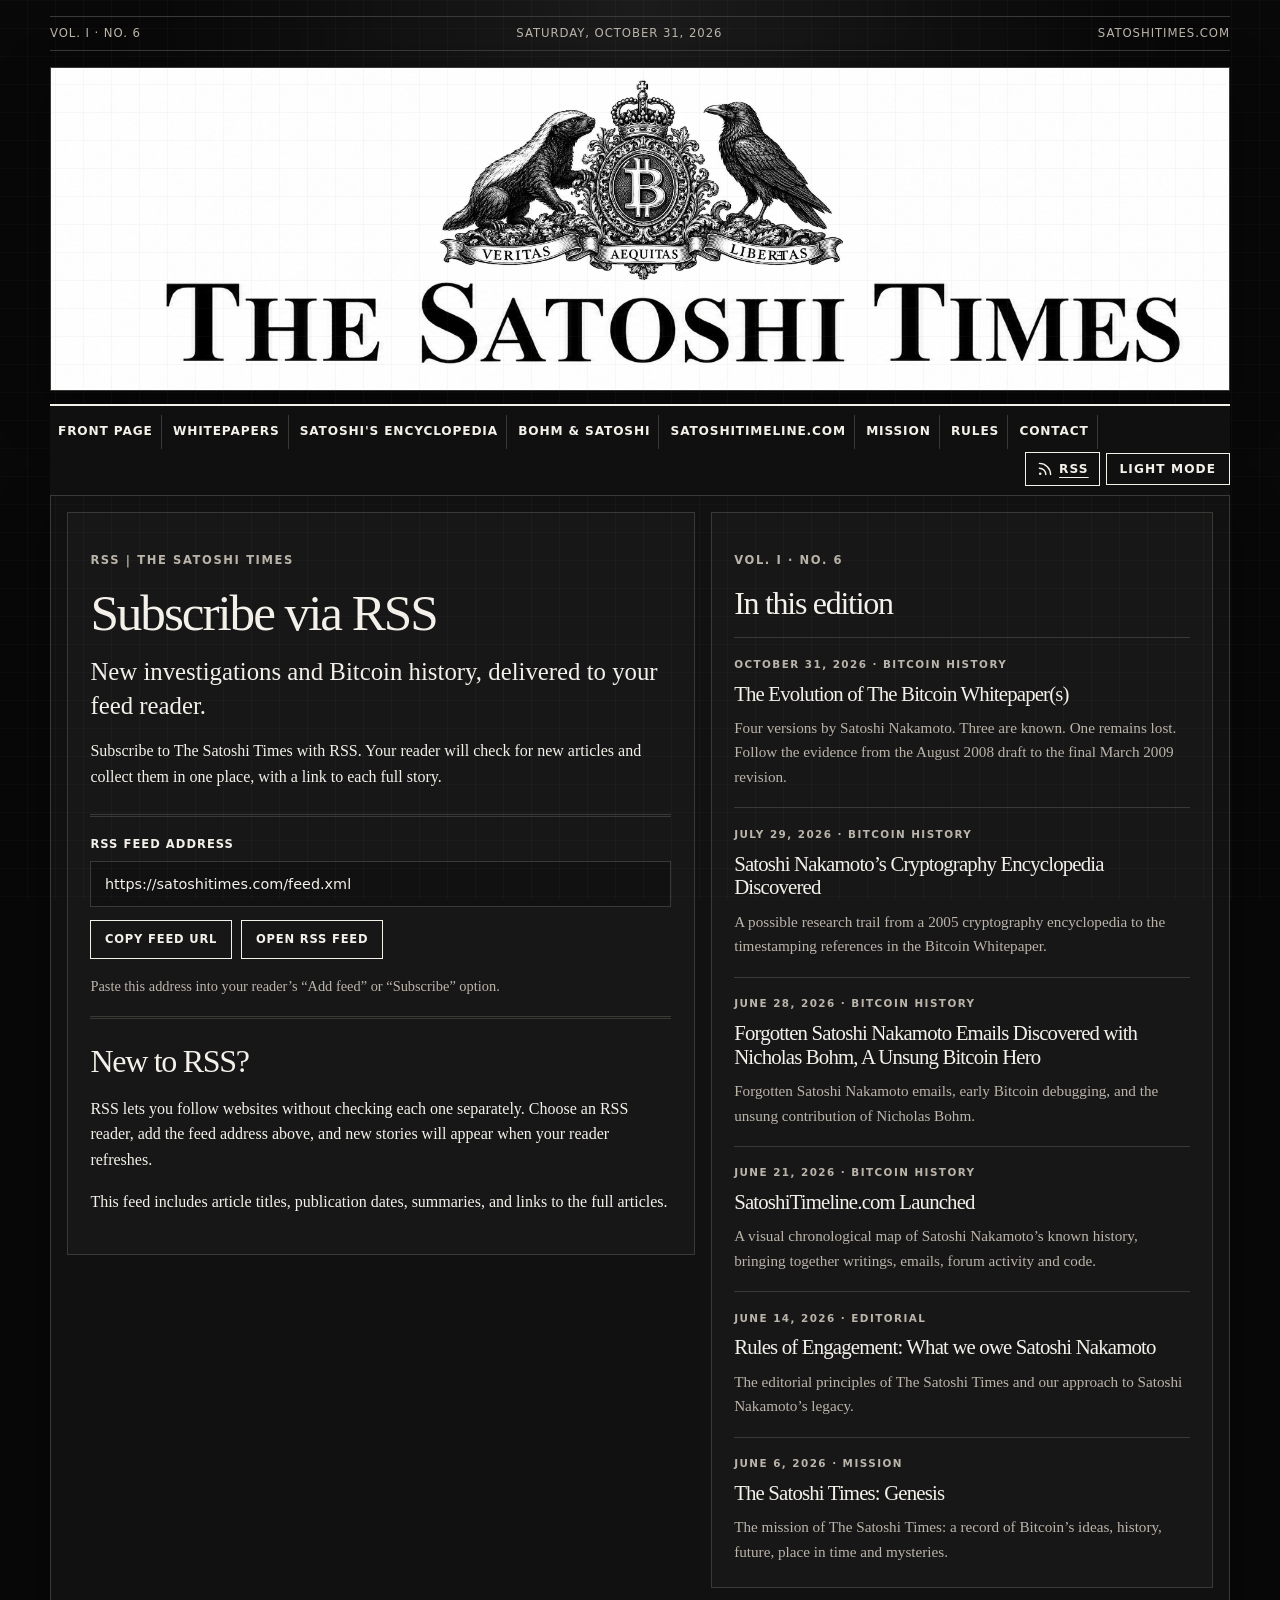
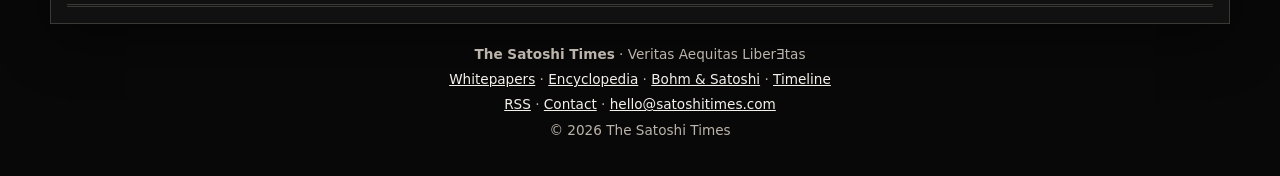
<file: rss/index.html>
<!doctype html>
<html lang="en" data-theme="dark">
<head>
  <meta charset="utf-8" />
  <meta name="viewport" content="width=device-width, initial-scale=1" />
  <title>RSS — The Satoshi Times</title>
  <meta name="description" content="Subscribe to The Satoshi Times RSS feed for new articles, original investigations, and Bitcoin history." />
  <link rel="stylesheet" href="../styles.css" />
  <link rel="canonical" href="https://satoshitimes.com/rss/" />
  <link rel="alternate" type="application/rss+xml" title="The Satoshi Times — RSS" href="../feed.xml" />
</head>
<body>
  <a class="skip-link" href="#main">Skip to content</a>

  <header class="site-header">
    <div class="utility-bar" aria-label="Edition details">
      <span>Vol. I · No. 6</span>
      <time class="edition-date" datetime="2026-10-31">Saturday, October 31, 2026</time>
      <span>SatoshiTimes.com</span>
    </div>

    <div class="masthead" aria-label="The Satoshi Times masthead">
      <a href="../" aria-label="The Satoshi Times front page"><img src="../assets/satoshi-times-banner.jpg" alt="The Satoshi Times banner with the motto Veritas Aequitas LiberƎtas" /></a>
    </div>


    <nav class="section-nav" aria-label="Newspaper sections">
      <a href="../">Front Page</a>
      <a href="../whitepapers/">Whitepapers</a>
      <a href="../encyclopedia/">Satoshi&#x27;s Encyclopedia</a>
      <a href="../bohm/">Bohm &amp; Satoshi</a>
      <a href="../timeline/">SatoshiTimeline.com</a>
      <a href="../mission/">Mission</a>
      <a href="../rules.html">Rules</a>
      <a href="../contact/">Contact</a>
      <div class="nav-tools">
        <a class="rss-link" href="../rss/" aria-current="page" title="Subscribe to The Satoshi Times RSS feed"><svg viewBox="0 0 20 20" width="16" height="16" fill="none" aria-hidden="true" focusable="false"><circle cx="4" cy="16" r="1.6" fill="currentColor" /><path d="M3 9a8 8 0 0 1 8 8M3 3a14 14 0 0 1 14 14" stroke="currentColor" stroke-width="1.8" stroke-linecap="round" /></svg><span>RSS</span></a>
        <button id="themeToggle" class="theme-toggle" type="button" aria-label="Toggle light and dark mode">Light mode</button>
      </div>
    </nav>
  </header>
  <main id="main" class="page-shell">
    <section class="headline-grid rss-grid" aria-label="RSS subscription">
      <article class="article-card prose rss-subscribe">
        <p class="kicker">RSS | The Satoshi Times</p>
        <h1 class="rss-title">Subscribe via RSS</h1>
        <p class="dek">New investigations and Bitcoin history, delivered to your feed reader.</p>
        <p>Subscribe to The Satoshi Times with RSS. Your reader will check for new articles and collect them in one place, with a link to each full story.</p>
        <div class="feed-address-panel">
          <label for="feed-url">RSS feed address</label>
          <input id="feed-url" class="feed-url" type="text" value="https://satoshitimes.com/feed.xml" readonly spellcheck="false" autocomplete="off" aria-describedby="feed-help" />
          <div class="rss-actions">
            <button id="copy-feed" class="feed-copy" type="button" hidden>Copy feed URL</button>
            <a class="feed-open" href="../feed.xml" type="application/rss+xml">Open RSS feed</a>
          </div>
          <p id="copy-feed-status" class="feed-status" role="status" aria-live="polite" aria-atomic="true"></p>
          <p id="feed-help" class="feed-help">Paste this address into your reader’s “Add feed” or “Subscribe” option.</p>
        </div>
        <h2>New to RSS?</h2>
        <p>RSS lets you follow websites without checking each one separately. Choose an RSS reader, add the feed address above, and new stories will appear when your reader refreshes.</p>
        <p>This feed includes article titles, publication dates, summaries, and links to the full articles.</p>
      </article>
      <aside class="article-card prose rss-edition" aria-labelledby="rss-edition-title">
        <p class="kicker">Vol. I · No. 6</p>
        <h2 id="rss-edition-title">In this edition</h2>
        <ol class="rss-articles">
          <li>
            <p class="kicker"><time datetime="2026-10-31">October 31, 2026</time> · Bitcoin History</p>
            <h3><a href="../whitepapers/">The Evolution of The Bitcoin Whitepaper(s)</a></h3>
            <p>Four versions by Satoshi Nakamoto. Three are known. One remains lost. Follow the evidence from the August 2008 draft to the final March 2009 revision.</p>
          </li>
          <li>
            <p class="kicker"><time datetime="2026-07-29">July 29, 2026</time> · Bitcoin History</p>
            <h3><a href="../encyclopedia/">Satoshi Nakamoto’s Cryptography Encyclopedia Discovered</a></h3>
            <p>A possible research trail from a 2005 cryptography encyclopedia to the timestamping references in the Bitcoin Whitepaper.</p>
          </li>
          <li>
            <p class="kicker"><time datetime="2026-06-28">June 28, 2026</time> · Bitcoin History</p>
            <h3><a href="../bohm/">Forgotten Satoshi Nakamoto Emails Discovered with Nicholas Bohm, A Unsung Bitcoin Hero</a></h3>
            <p>Forgotten Satoshi Nakamoto emails, early Bitcoin debugging, and the unsung contribution of Nicholas Bohm.</p>
          </li>
          <li>
            <p class="kicker"><time datetime="2026-06-21">June 21, 2026</time> · Bitcoin History</p>
            <h3><a href="../timeline/">SatoshiTimeline.com Launched</a></h3>
            <p>A visual chronological map of Satoshi Nakamoto’s known history, bringing together writings, emails, forum activity and code.</p>
          </li>
          <li>
            <p class="kicker"><time datetime="2026-06-14">June 14, 2026</time> · Editorial</p>
            <h3><a href="../rules.html">Rules of Engagement: What we owe Satoshi Nakamoto</a></h3>
            <p>The editorial principles of The Satoshi Times and our approach to Satoshi Nakamoto’s legacy.</p>
          </li>
          <li>
            <p class="kicker"><time datetime="2026-06-06">June 6, 2026</time> · Mission</p>
            <h3><a href="../mission/">The Satoshi Times: Genesis</a></h3>
            <p>The mission of The Satoshi Times: a record of Bitcoin’s ideas, history, future, place in time and mysteries.</p>
          </li>
        </ol>
      </aside>
    </section>
  </main>

      <footer class="site-footer">
    <p><strong>The Satoshi Times</strong> · Veritas Aequitas LiberƎtas</p>
    <p><a href="../whitepapers/">Whitepapers</a> · <a href="../encyclopedia/">Encyclopedia</a> · <a href="../bohm/">Bohm &amp; Satoshi</a> · <a href="../timeline/">Timeline</a></p>
    <p><a href="../rss/">RSS</a> · <a href="../contact/">Contact</a> · <a href="mailto:hello@satoshitimes.com">hello@satoshitimes.com</a></p>
    <p>© 2026 The Satoshi Times</p>
  </footer>

  <script src="../script.js"></script>
</body>
</html>
</file>
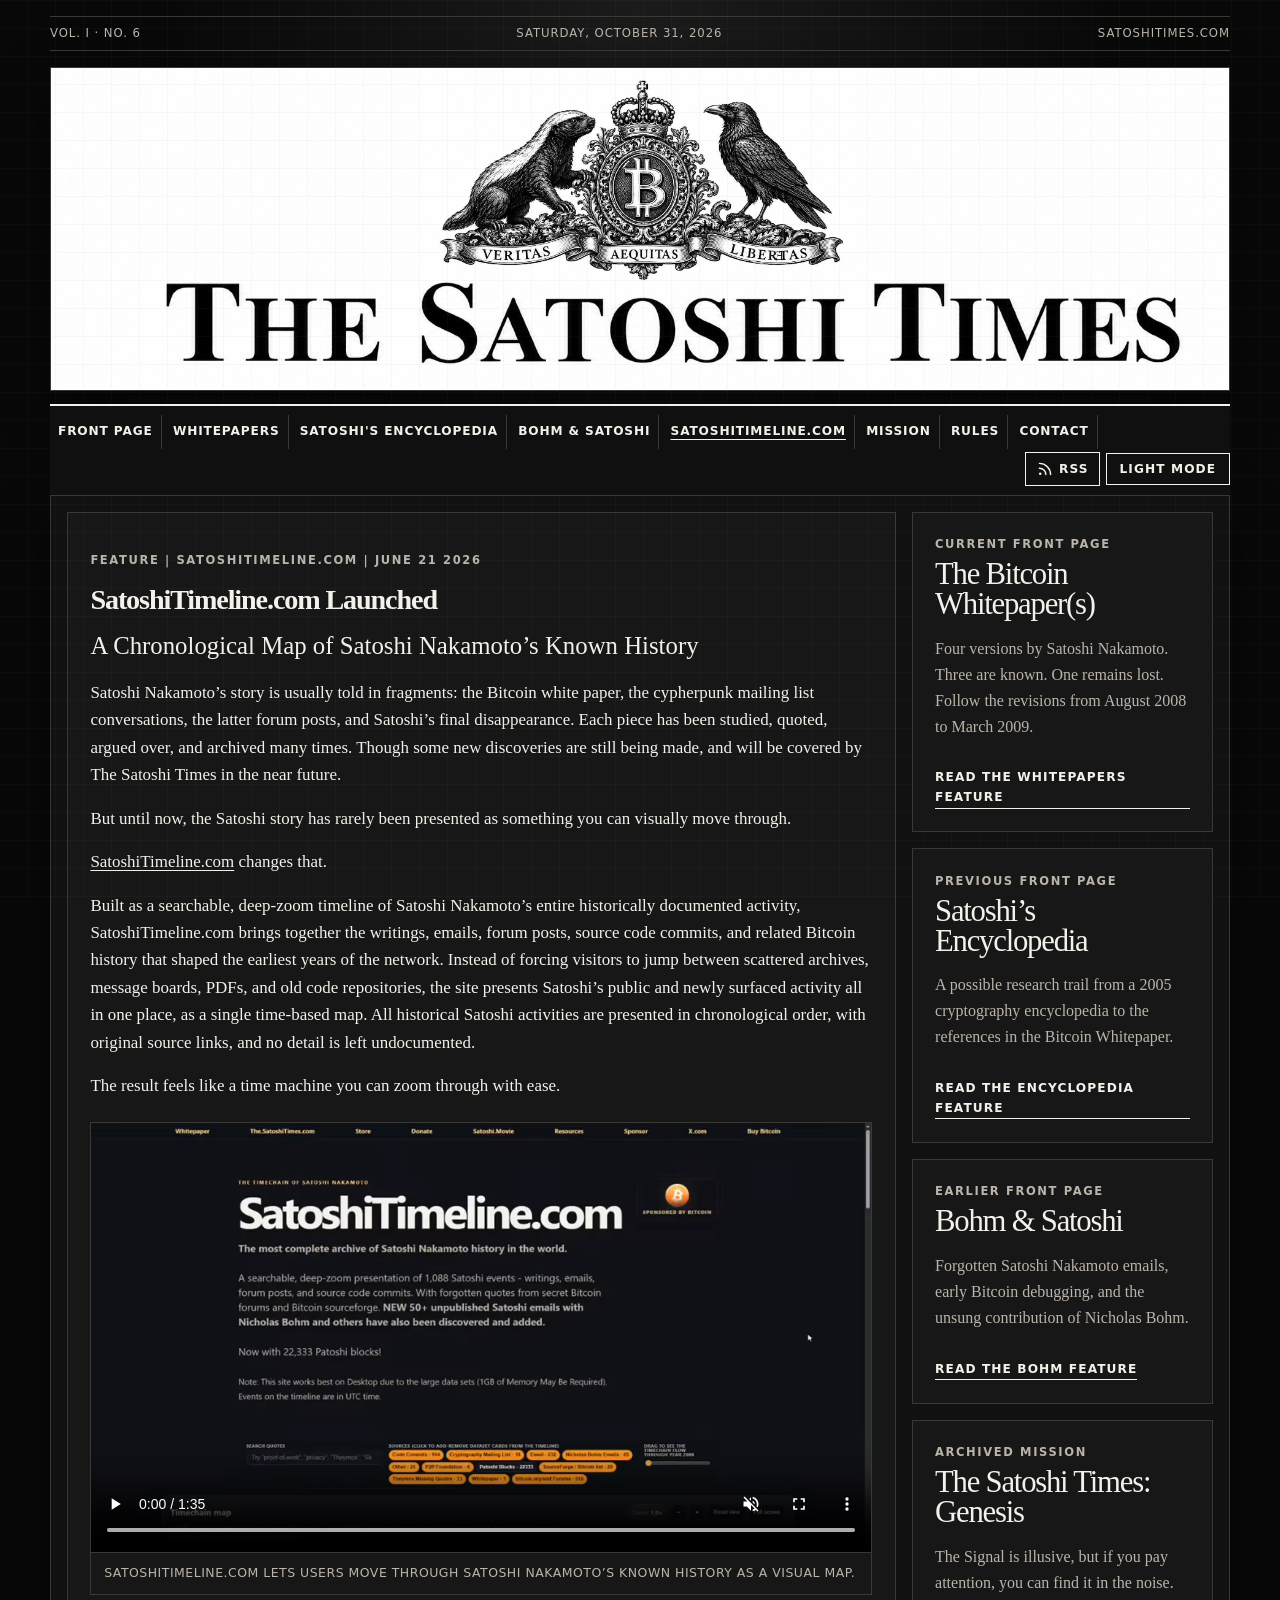
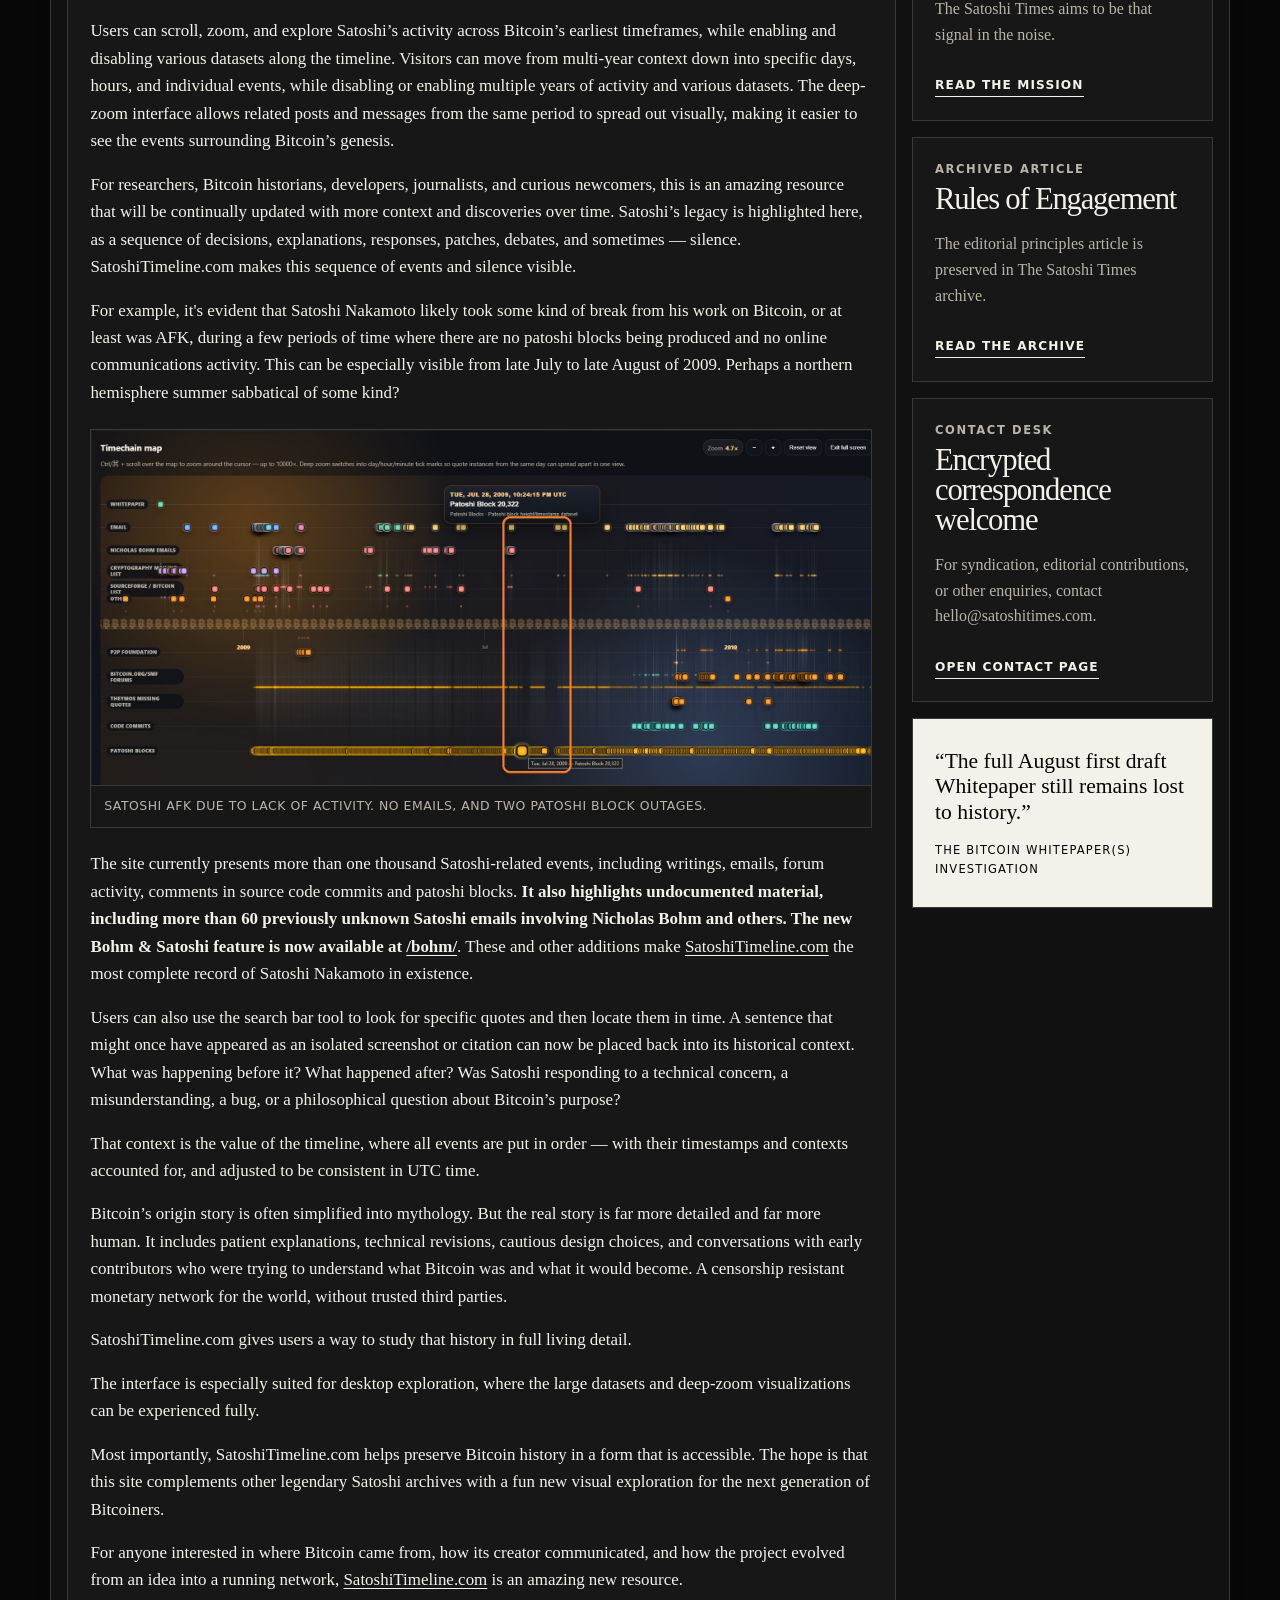
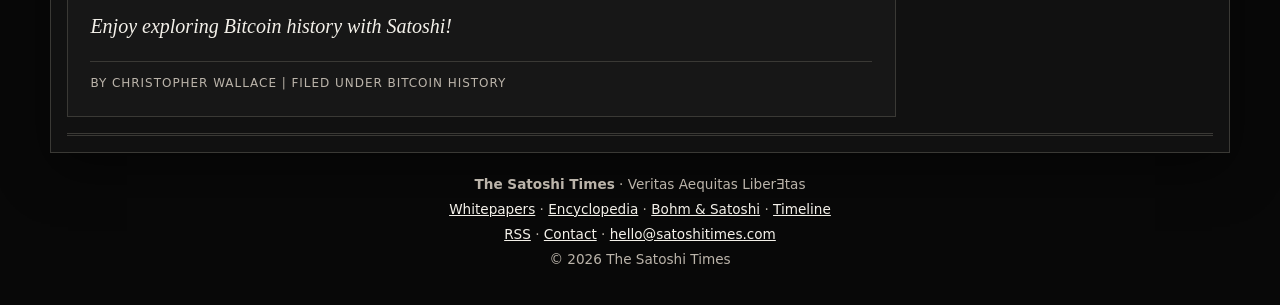
<file: timeline/index.html>
<!doctype html>
<html lang="en" data-theme="dark">
<head>
  <meta charset="utf-8" />
  <meta name="viewport" content="width=device-width, initial-scale=1" />
  <title>SatoshiTimeline.com Launched — The Satoshi Times</title>
  <meta name="description" content="The Satoshi Times introduces SatoshiTimeline.com, a searchable, deep-zoom chronological map of Satoshi Nakamoto’s historically documented activity." />
  <link rel="stylesheet" href="../styles.css" />
  <link rel="canonical" href="https://satoshitimes.com/timeline/" />
  <link rel="alternate" type="application/rss+xml" title="The Satoshi Times — RSS" href="../feed.xml" />
</head>
<body>
  <a class="skip-link" href="#main">Skip to content</a>

  <header class="site-header">
    <div class="utility-bar" aria-label="Edition details">
      <span>Vol. I · No. 6</span>
      <time class="edition-date" datetime="2026-10-31">Saturday, October 31, 2026</time>
      <span>SatoshiTimes.com</span>
    </div>

    <div class="masthead" aria-label="The Satoshi Times masthead">
      <a href="../" aria-label="The Satoshi Times front page"><img src="../assets/satoshi-times-banner.jpg" alt="The Satoshi Times banner with the motto Veritas Aequitas LiberƎtas" /></a>
    </div>


    <nav class="section-nav" aria-label="Newspaper sections">
      <a href="../">Front Page</a>
      <a href="../whitepapers/">Whitepapers</a>
      <a href="../encyclopedia/">Satoshi&#x27;s Encyclopedia</a>
      <a href="../bohm/">Bohm &amp; Satoshi</a>
      <a href="../timeline/" aria-current="page">SatoshiTimeline.com</a>
      <a href="../mission/">Mission</a>
      <a href="../rules.html">Rules</a>
      <a href="../contact/">Contact</a>
      <div class="nav-tools">
        <a class="rss-link" href="../rss/" title="Subscribe to The Satoshi Times RSS feed"><svg viewBox="0 0 20 20" width="16" height="16" fill="none" aria-hidden="true" focusable="false"><circle cx="4" cy="16" r="1.6" fill="currentColor" /><path d="M3 9a8 8 0 0 1 8 8M3 3a14 14 0 0 1 14 14" stroke="currentColor" stroke-width="1.8" stroke-linecap="round" /></svg><span>RSS</span></a>
        <button id="themeToggle" class="theme-toggle" type="button" aria-label="Toggle light and dark mode">Light mode</button>
      </div>
    </nav>
  </header>

  <main id="main" class="page-shell">
    <section class="headline-grid front-page-grid" aria-label="Lead story">
      <article id="lead" class="lead-story article-card prose longform-article">
        <p class="kicker">Feature | SatoshiTimeline.com | June 21 2026</p>
        <h3><b>SatoshiTimeline.com Launched</b></h3>
        <p class="dek">A Chronological Map of Satoshi Nakamoto’s Known History</p>
        <p>Satoshi Nakamoto’s story is usually told in fragments: the Bitcoin white paper, the cypherpunk mailing list conversations, the latter forum posts, and Satoshi’s final disappearance. Each piece has been studied, quoted, argued over, and archived many times. Though some new discoveries are still being made, and will be covered by The Satoshi Times in the near future.</p>
        <p>But until now, the Satoshi story has rarely been presented as something you can visually move through.</p>
        <p><a href="https://satoshitimeline.com/" target="_blank" rel="noopener">SatoshiTimeline.com</a> changes that.</p>
        <p>Built as a searchable, deep-zoom timeline of Satoshi Nakamoto’s entire historically documented activity, SatoshiTimeline.com brings together the writings, emails, forum posts, source code commits, and related Bitcoin history that shaped the earliest years of the network. Instead of forcing visitors to jump between scattered archives, message boards, PDFs, and old code repositories, the site presents Satoshi’s public and newly surfaced activity all in one place, as a single time-based map. All historical Satoshi activities are presented in chronological order, with original source links, and no detail is left undocumented.</p>
        <p>The result feels like a time machine you can zoom through with ease.</p>

        <figure class="article-figure timeline-demo">
          <video class="article-video" autoplay muted loop playsinline controls preload="metadata" aria-label="Animated preview of the SatoshiTimeline.com deep-zoom timeline interface">
            <source src="../assets/timeline.webm" type="video/webm" />
            Your browser does not support embedded WebM video. You can still visit SatoshiTimeline.com using the link above.
          </video>
          <figcaption>SatoshiTimeline.com lets users move through Satoshi Nakamoto’s known history as a visual map.</figcaption>
        </figure>

        <p>Users can scroll, zoom, and explore Satoshi’s activity across Bitcoin’s earliest timeframes, while enabling and disabling various datasets along the timeline. Visitors can move from multi-year context down into specific days, hours, and individual events, while disabling or enabling multiple years of activity and various datasets. The deep-zoom interface allows related posts and messages from the same period to spread out visually, making it easier to see the events surrounding Bitcoin’s genesis.</p>
        <p>For researchers, Bitcoin historians, developers, journalists, and curious newcomers, this is an amazing resource that will be continually updated with more context and discoveries over time. Satoshi’s legacy is highlighted here, as a sequence of decisions, explanations, responses, patches, debates, and sometimes — silence. SatoshiTimeline.com makes this sequence of events and silence visible.</p>
        <p>For example, it's evident that Satoshi Nakamoto likely took some kind of break from his work on Bitcoin, or at least was AFK, during a few periods of time where there are no patoshi blocks being produced and no online communications activity. This can be especially visible from late July to late August of 2009. Perhaps a northern hemisphere summer sabbatical of some kind?</p>

        <figure class="article-figure">
          <img src="../assets/satoshivacation.jpg" alt="Satoshi AFK timeline visualization" />
          <figcaption>Satoshi AFK due to lack of activity. No emails, and two patoshi block outages.</figcaption>
        </figure>

        <p>The site currently presents more than one thousand Satoshi-related events, including writings, emails, forum activity, comments in source code commits and patoshi blocks. <b>It also highlights undocumented material, including more than 60 previously unknown Satoshi emails involving Nicholas Bohm and others. The new Bohm &amp; Satoshi feature is now available at <a href="../bohm/">/bohm/</a></b>. These and other additions make <a href="https://satoshitimeline.com/" target="_blank" rel="noopener">SatoshiTimeline.com</a> the most complete record of Satoshi Nakamoto in existence.</p>
        <p>Users can also use the search bar tool to look for specific quotes and then locate them in time. A sentence that might once have appeared as an isolated screenshot or citation can now be placed back into its historical context. What was happening before it? What happened after? Was Satoshi responding to a technical concern, a misunderstanding, a bug, or a philosophical question about Bitcoin’s purpose?</p>
        <p>That context is the value of the timeline, where all events are put in order — with their timestamps and contexts accounted for, and adjusted to be consistent in UTC time.</p>
        <p>Bitcoin’s origin story is often simplified into mythology. But the real story is far more detailed and far more human. It includes patient explanations, technical revisions, cautious design choices, and conversations with early contributors who were trying to understand what Bitcoin was and what it would become. A censorship resistant monetary network for the world, without trusted third parties.</p>
        <p>SatoshiTimeline.com gives users a way to study that history in full living detail.</p>
        <p>The interface is especially suited for desktop exploration, where the large datasets and deep-zoom visualizations can be experienced fully.</p>
        <p>Most importantly, SatoshiTimeline.com helps preserve Bitcoin history in a form that is accessible. The hope is that this site complements other legendary Satoshi archives with a fun new visual exploration for the next generation of Bitcoiners.</p>
        <p>For anyone interested in where Bitcoin came from, how its creator communicated, and how the project evolved from an idea into a running network, <a href="https://satoshitimeline.com/" target="_blank" rel="noopener">SatoshiTimeline.com</a> is an amazing new resource.</p>
        <p class="closing-line">Enjoy exploring Bitcoin history with Satoshi!</p>
        <div class="article-meta">
          <span>By Christopher Wallace | Filed under Bitcoin History</span>
        </div>
      </article>


      <aside class="front-column sidebar-stack" aria-label="Front page archive">

        <article class="article-card compact">
          <p class="kicker">Current Front Page</p>
          <h3>The Bitcoin Whitepaper(s)</h3>
          <p>Four versions by Satoshi Nakamoto. Three are known. One remains lost. Follow the revisions from August 2008 to March 2009.</p>
          <a class="read-link" href="../whitepapers/">Read the whitepapers feature</a>
        </article>

        <article class="article-card compact">
          <p class="kicker">Previous Front Page</p>
          <h3>Satoshi’s Encyclopedia</h3>
          <p>A possible research trail from a 2005 cryptography encyclopedia to the references in the Bitcoin Whitepaper.</p>
          <a class="read-link" href="../encyclopedia/">Read the encyclopedia feature</a>
        </article>

        <article class="article-card compact">
          <p class="kicker">Earlier Front Page</p>
          <h3>Bohm &amp; Satoshi</h3>
          <p>Forgotten Satoshi Nakamoto emails, early Bitcoin debugging, and the unsung contribution of Nicholas Bohm.</p>
          <a class="read-link" href="../bohm/">Read the Bohm feature</a>
        </article>

        <article class="article-card compact mission-card">
          <p class="kicker">Archived Mission</p>
          <h3>The Satoshi Times: Genesis</h3>
          <p>The Signal is illusive, but if you pay attention, you can find it in the noise. The Satoshi Times aims to be that signal in the noise.</p>
          <a class="read-link" href="../mission/">Read the mission</a>
        </article>

        <article class="article-card compact">
          <p class="kicker">Archived Article</p>
          <h3>Rules of Engagement</h3>
          <p>The editorial principles article is preserved in The Satoshi Times archive.</p>
          <a class="read-link" href="../rules.html">Read the archive</a>
        </article>

        <article class="article-card compact">
          <p class="kicker">Contact Desk</p>
          <h3>Encrypted correspondence welcome</h3>
          <p>For syndication, editorial contributions, or other enquiries, contact hello@satoshitimes.com.</p>
          <a class="read-link" href="../contact/">Open contact page</a>
        </article>

        <div class="quote-card">
          <p>“The full August first draft Whitepaper still remains lost to history.”</p>
          <span>The Bitcoin Whitepaper(s) investigation</span>
        </div>
      </aside>
    </section>
  </main>

      <footer class="site-footer">
    <p><strong>The Satoshi Times</strong> · Veritas Aequitas LiberƎtas</p>
    <p><a href="../whitepapers/">Whitepapers</a> · <a href="../encyclopedia/">Encyclopedia</a> · <a href="../bohm/">Bohm &amp; Satoshi</a> · <a href="../timeline/">Timeline</a></p>
    <p><a href="../rss/">RSS</a> · <a href="../contact/">Contact</a> · <a href="mailto:hello@satoshitimes.com">hello@satoshitimes.com</a></p>
    <p>© 2026 The Satoshi Times</p>
  </footer>

  <script src="../script.js"></script>

  <script data-goatcounter="https://stimes.goatcounter.com/count"
        async src="//gc.zgo.at/count.js"></script>
</body>
</html>
</file>
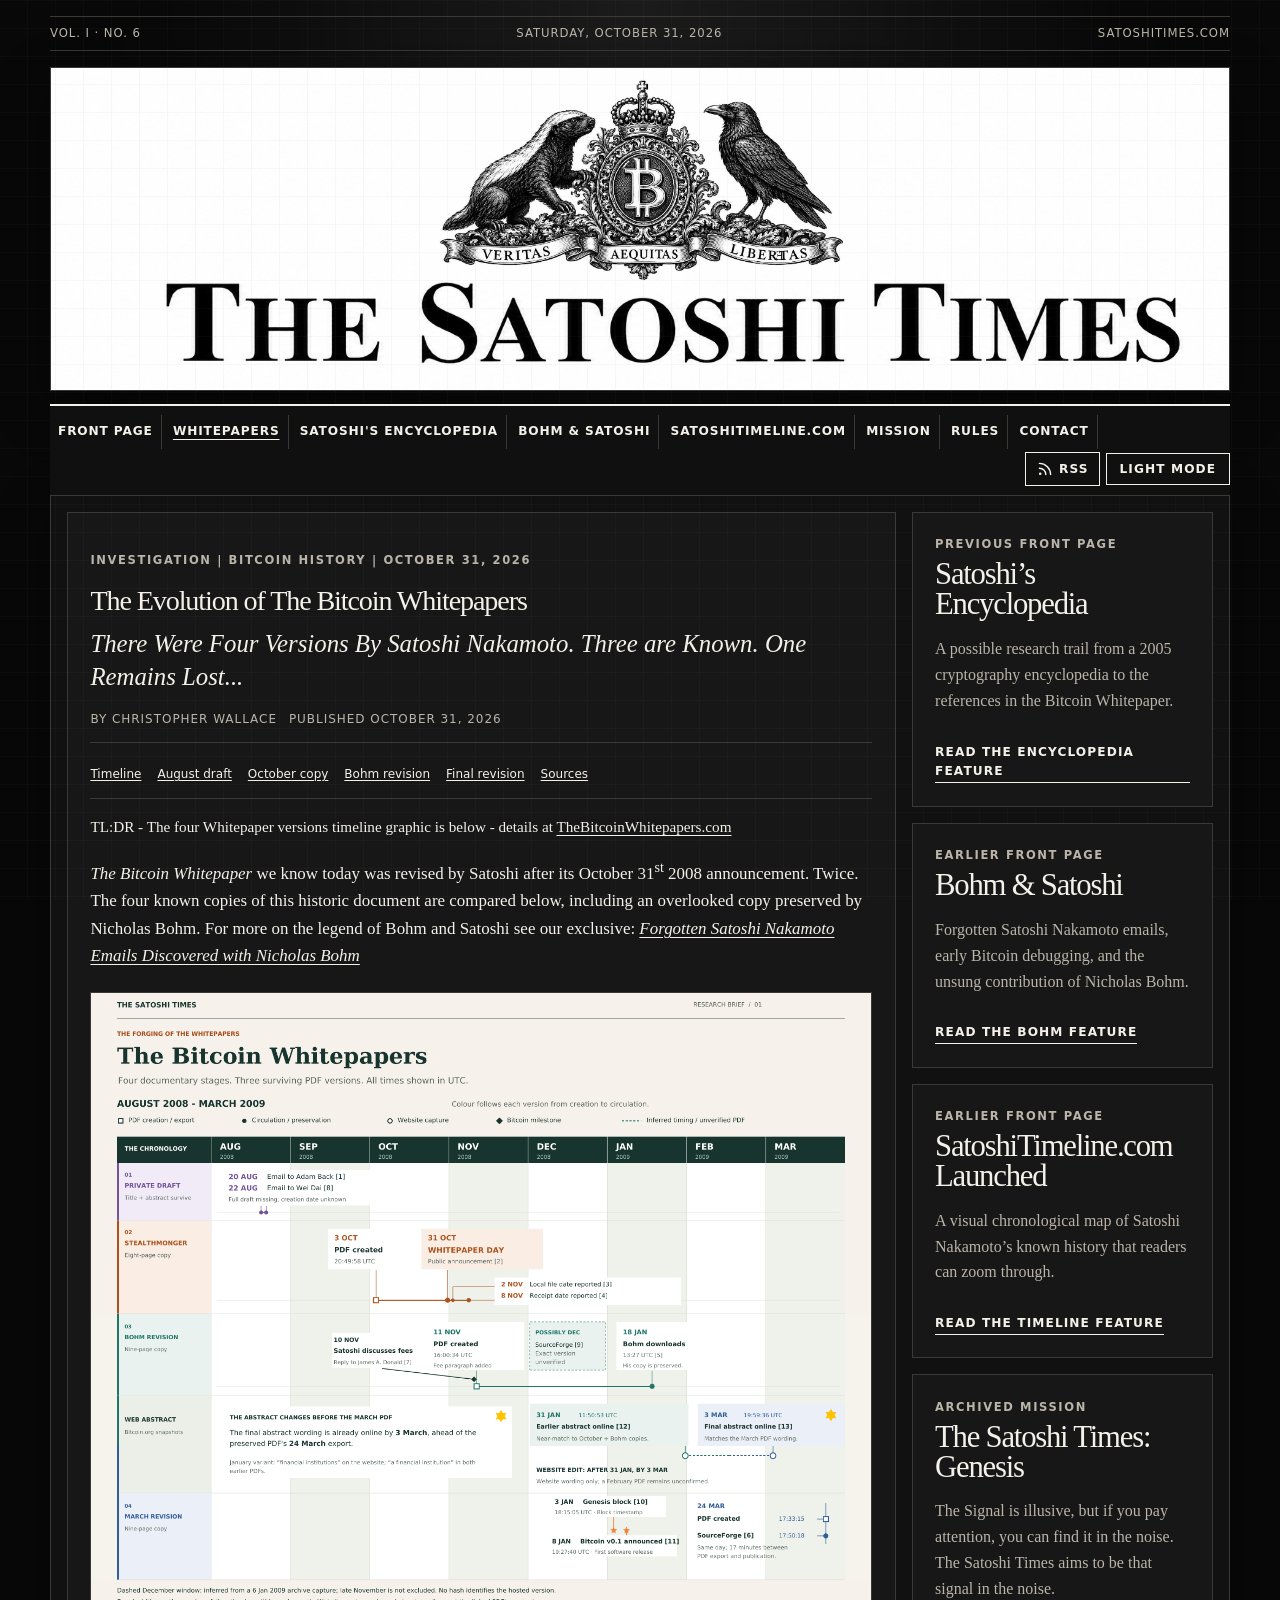
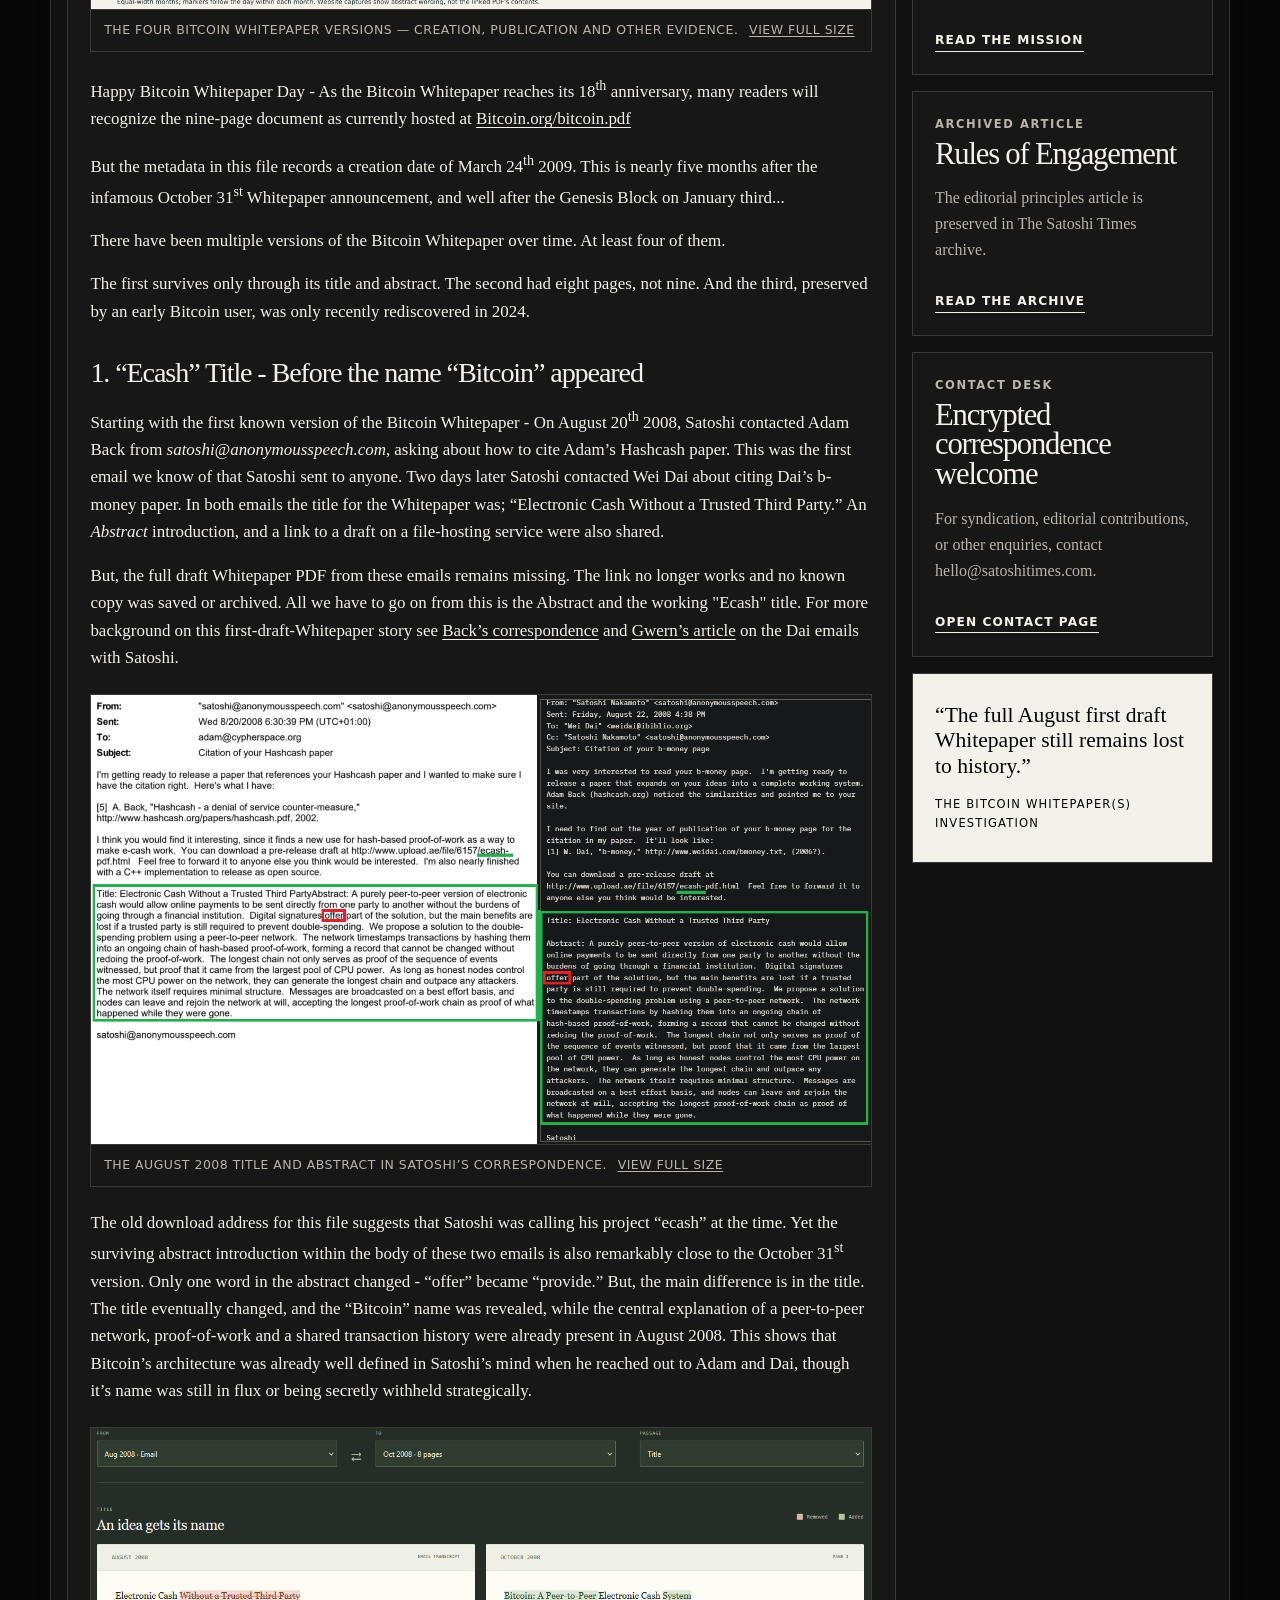
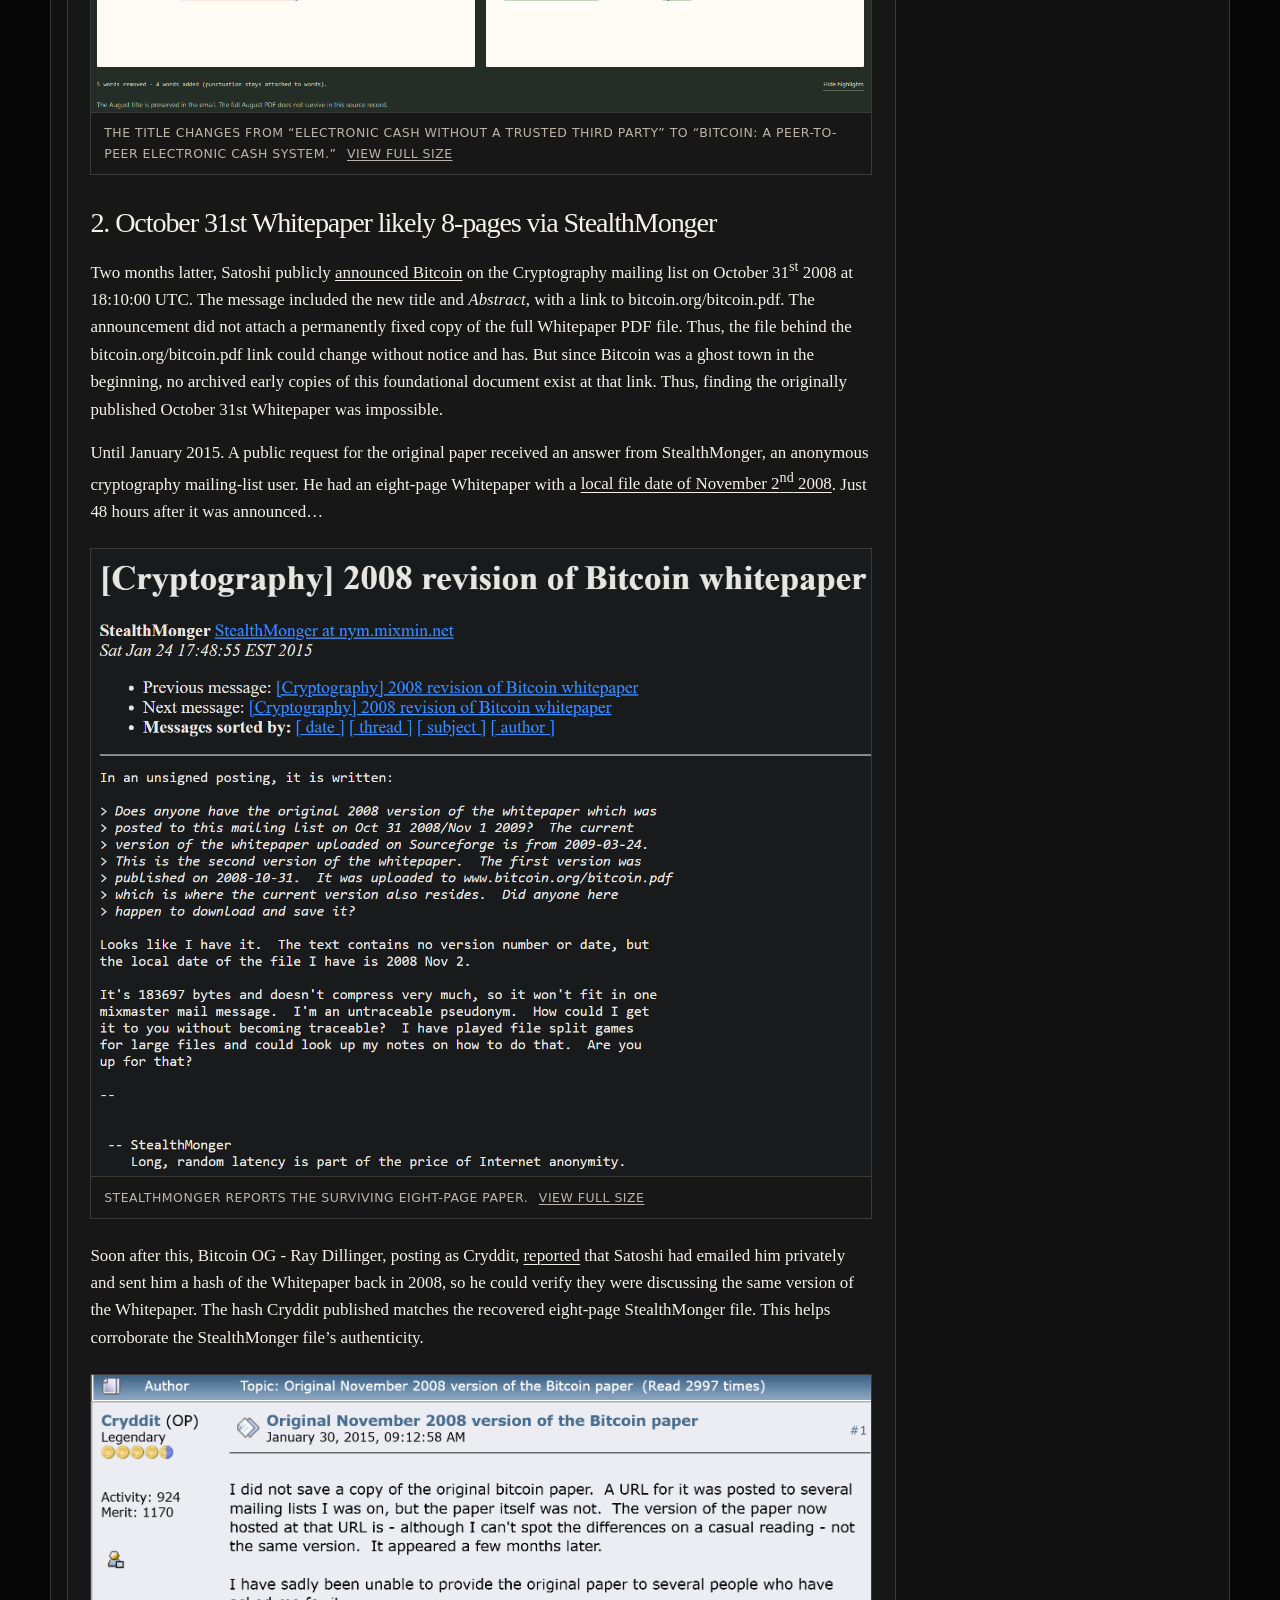
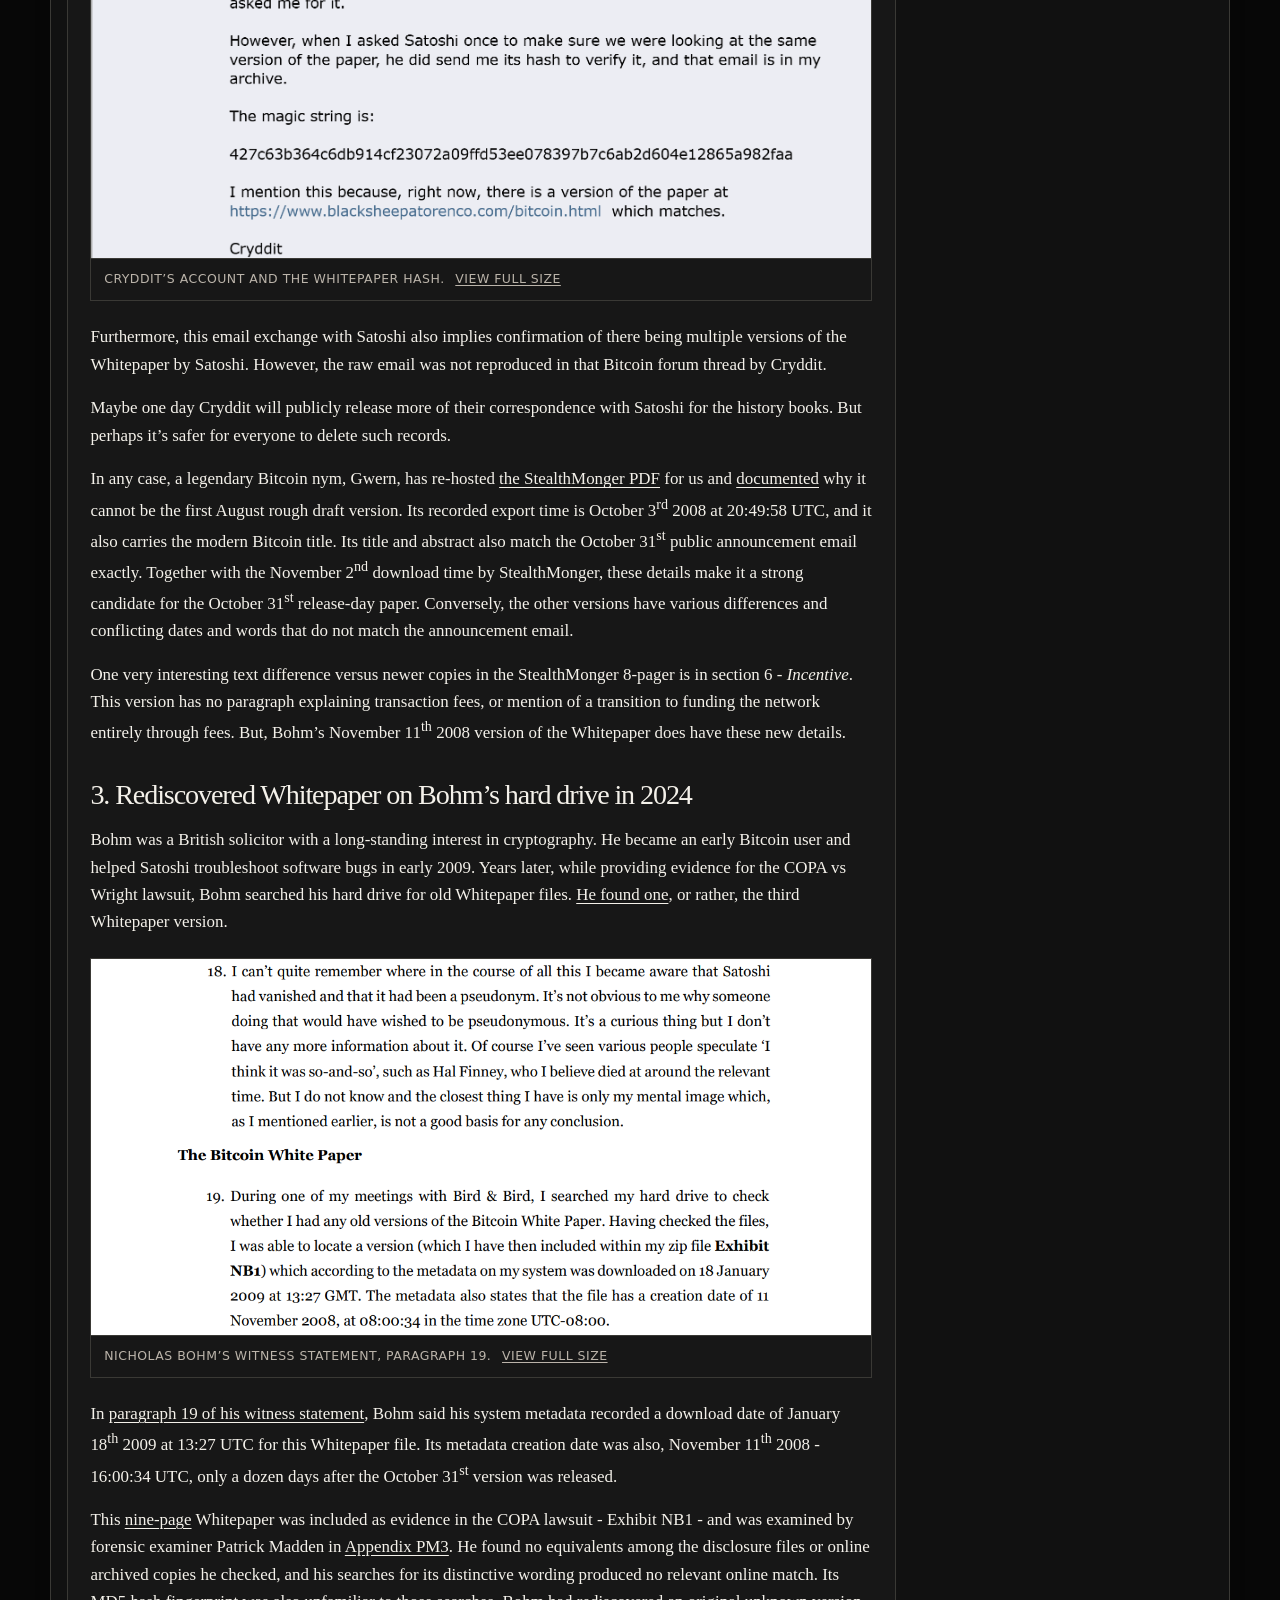
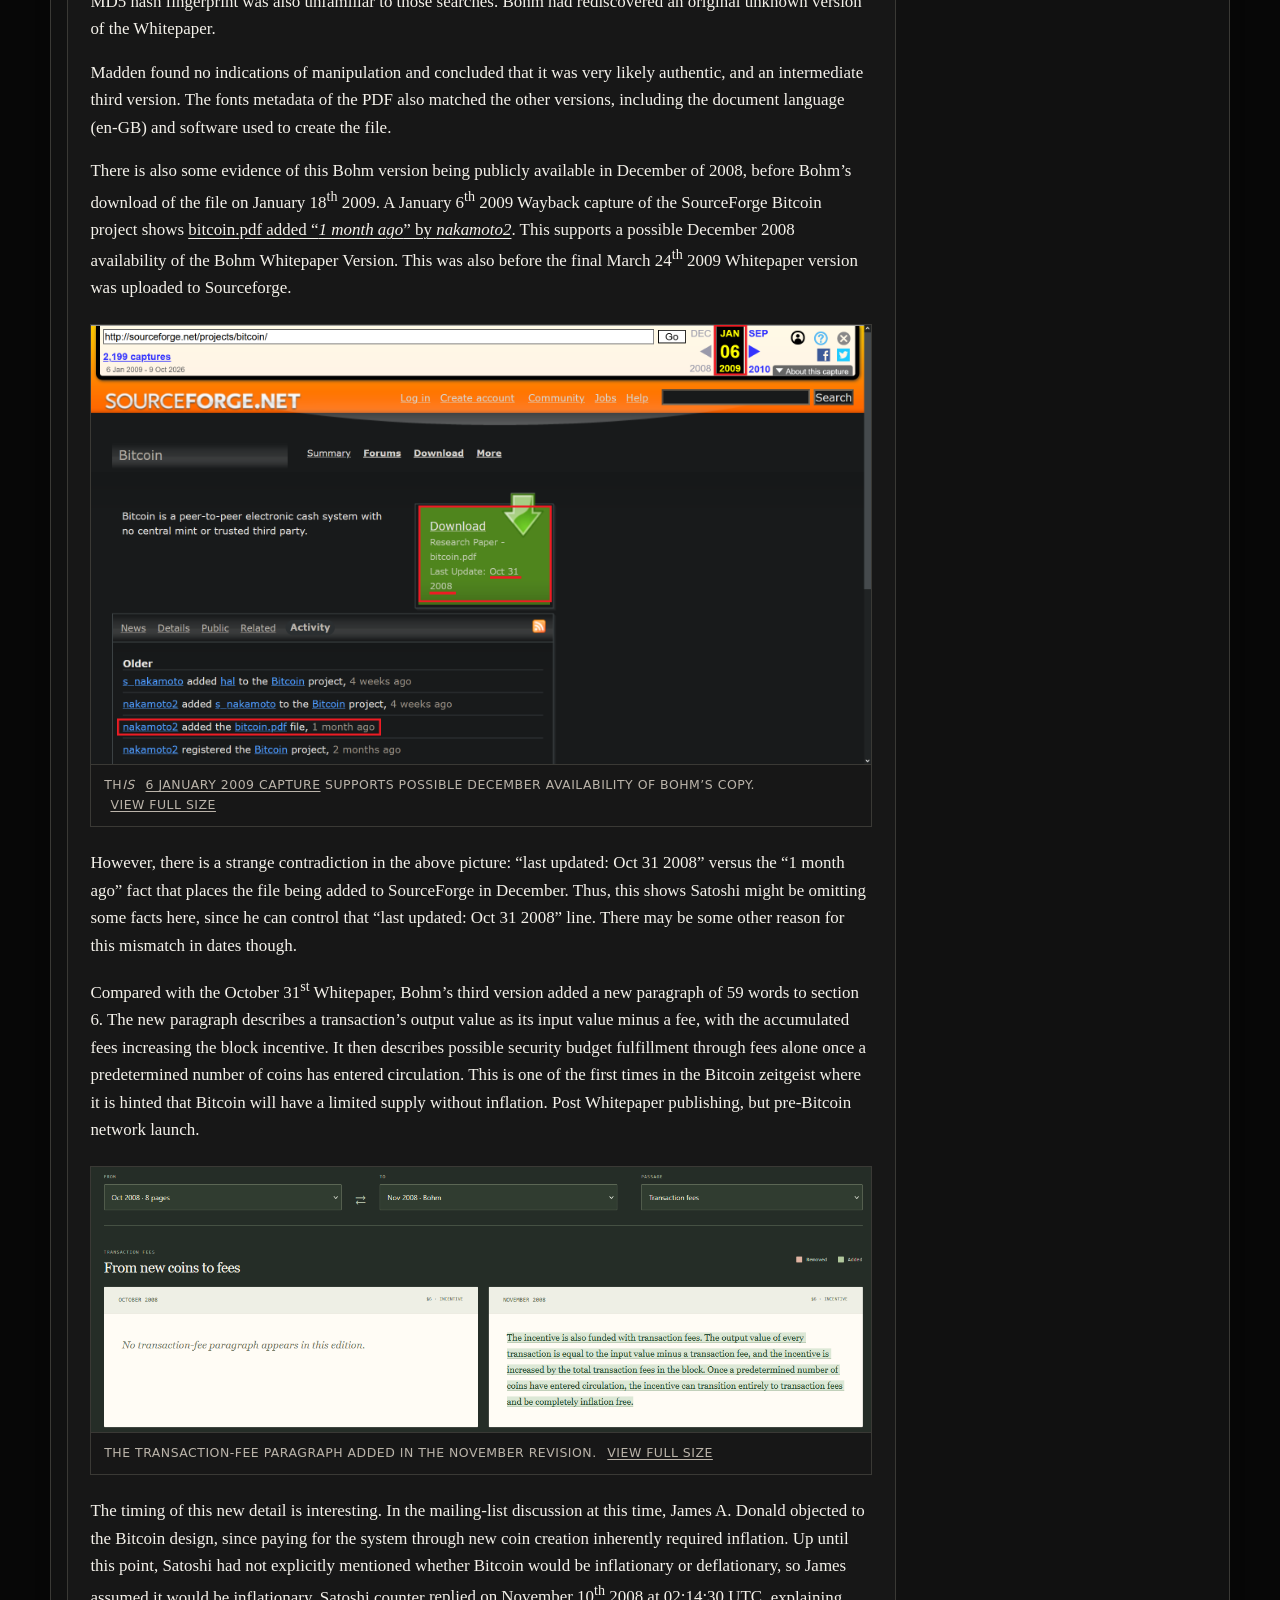
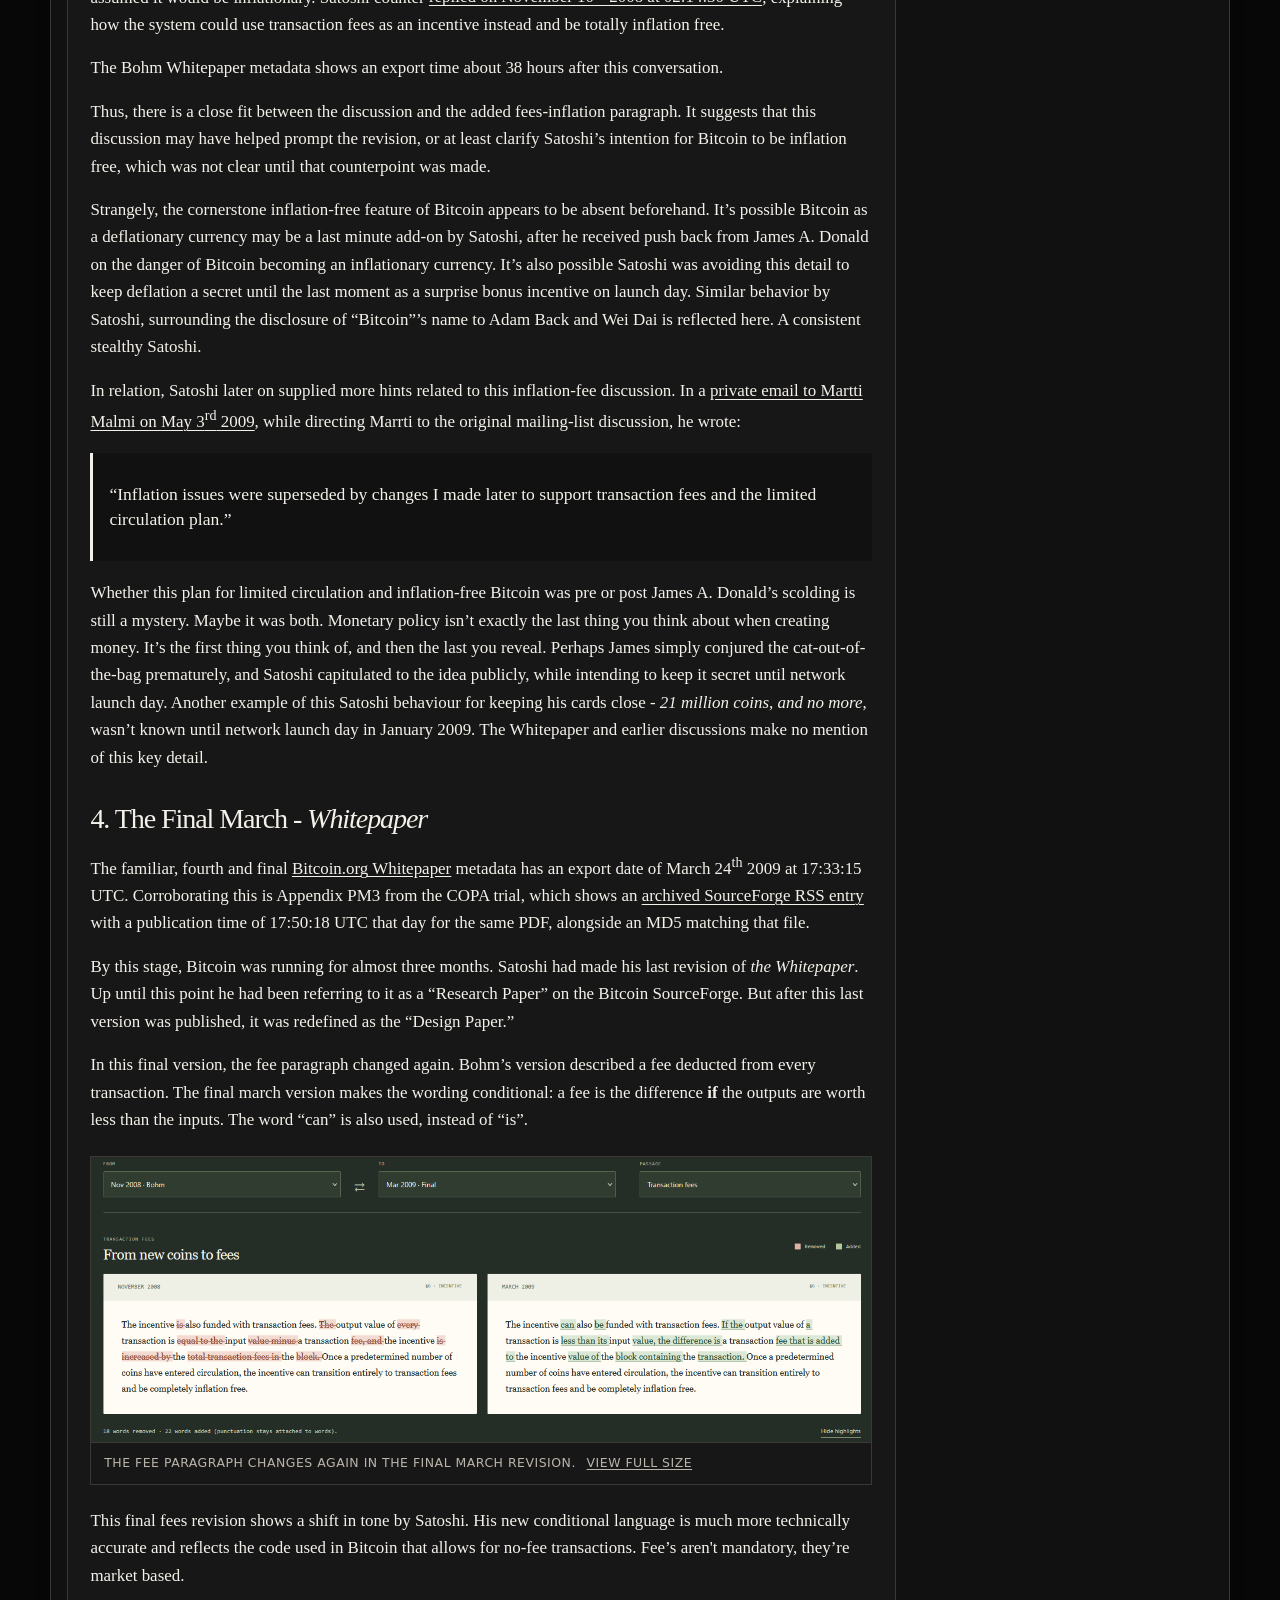
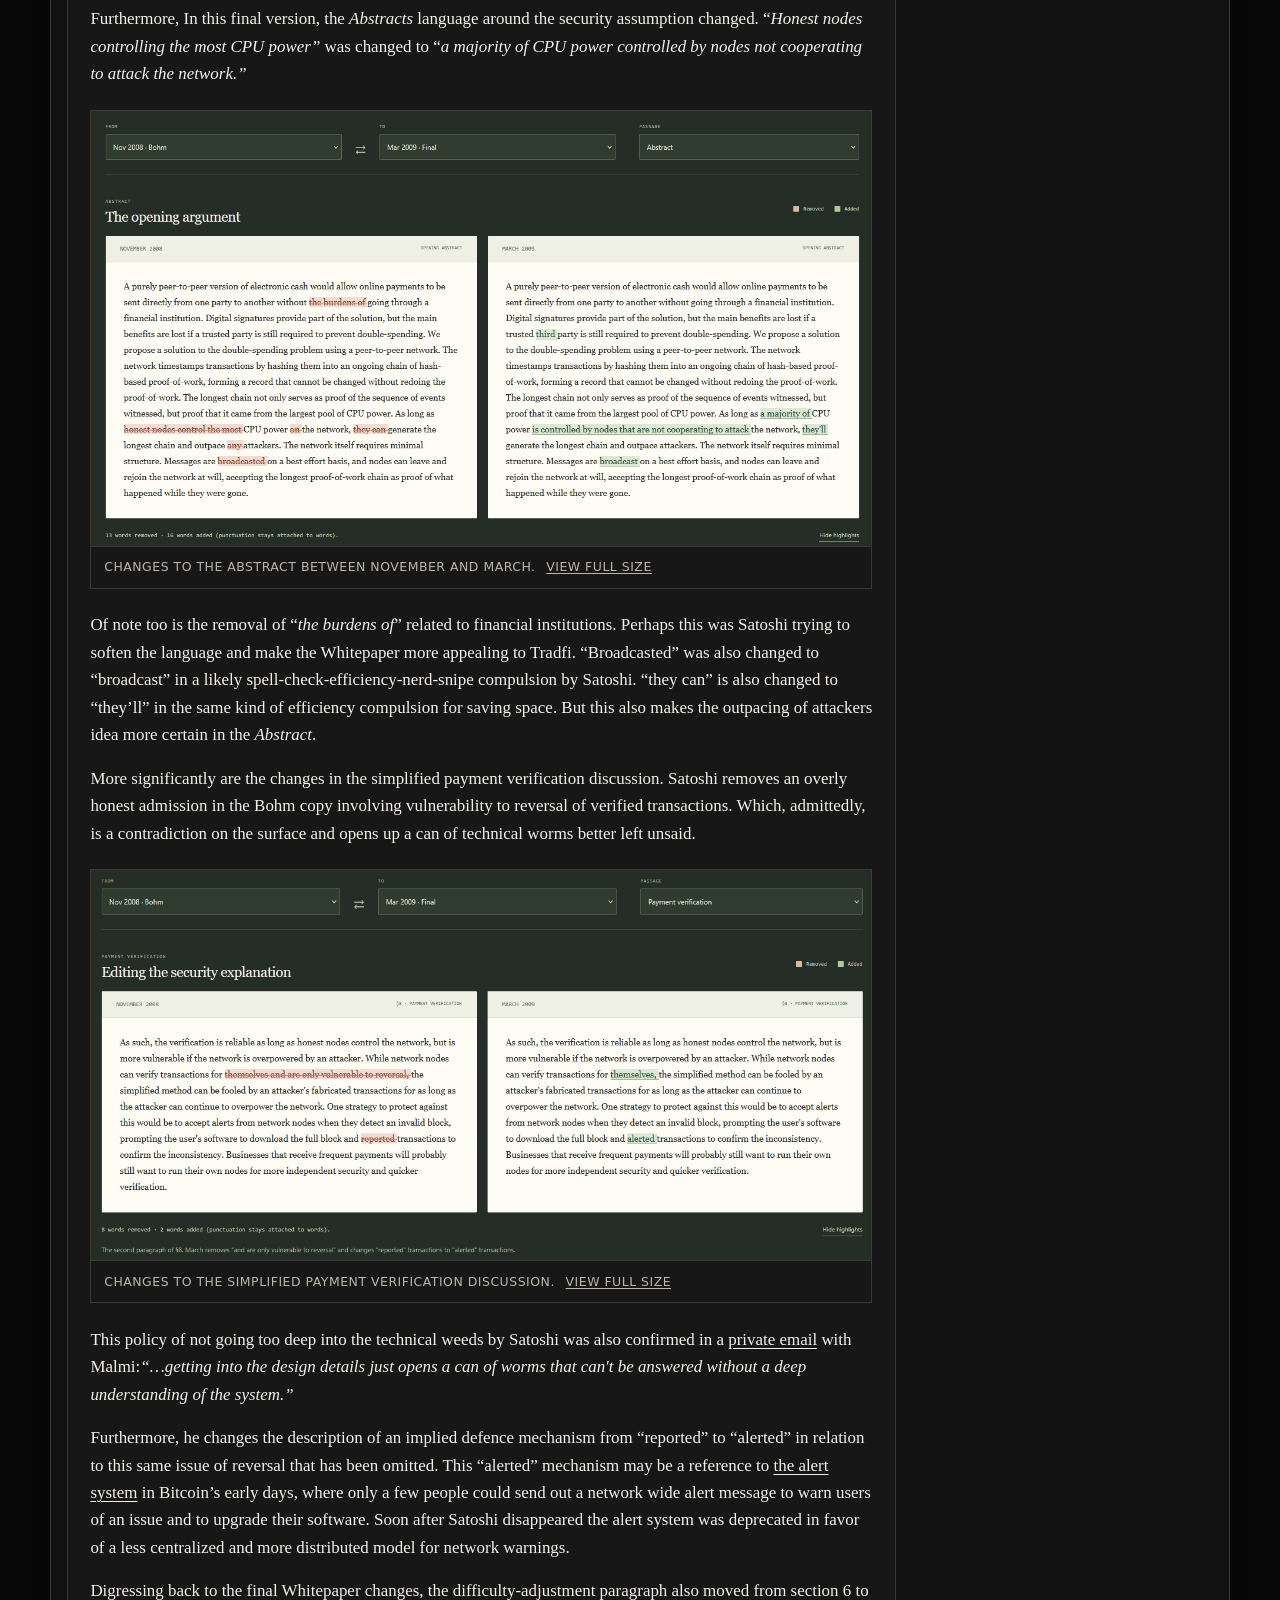
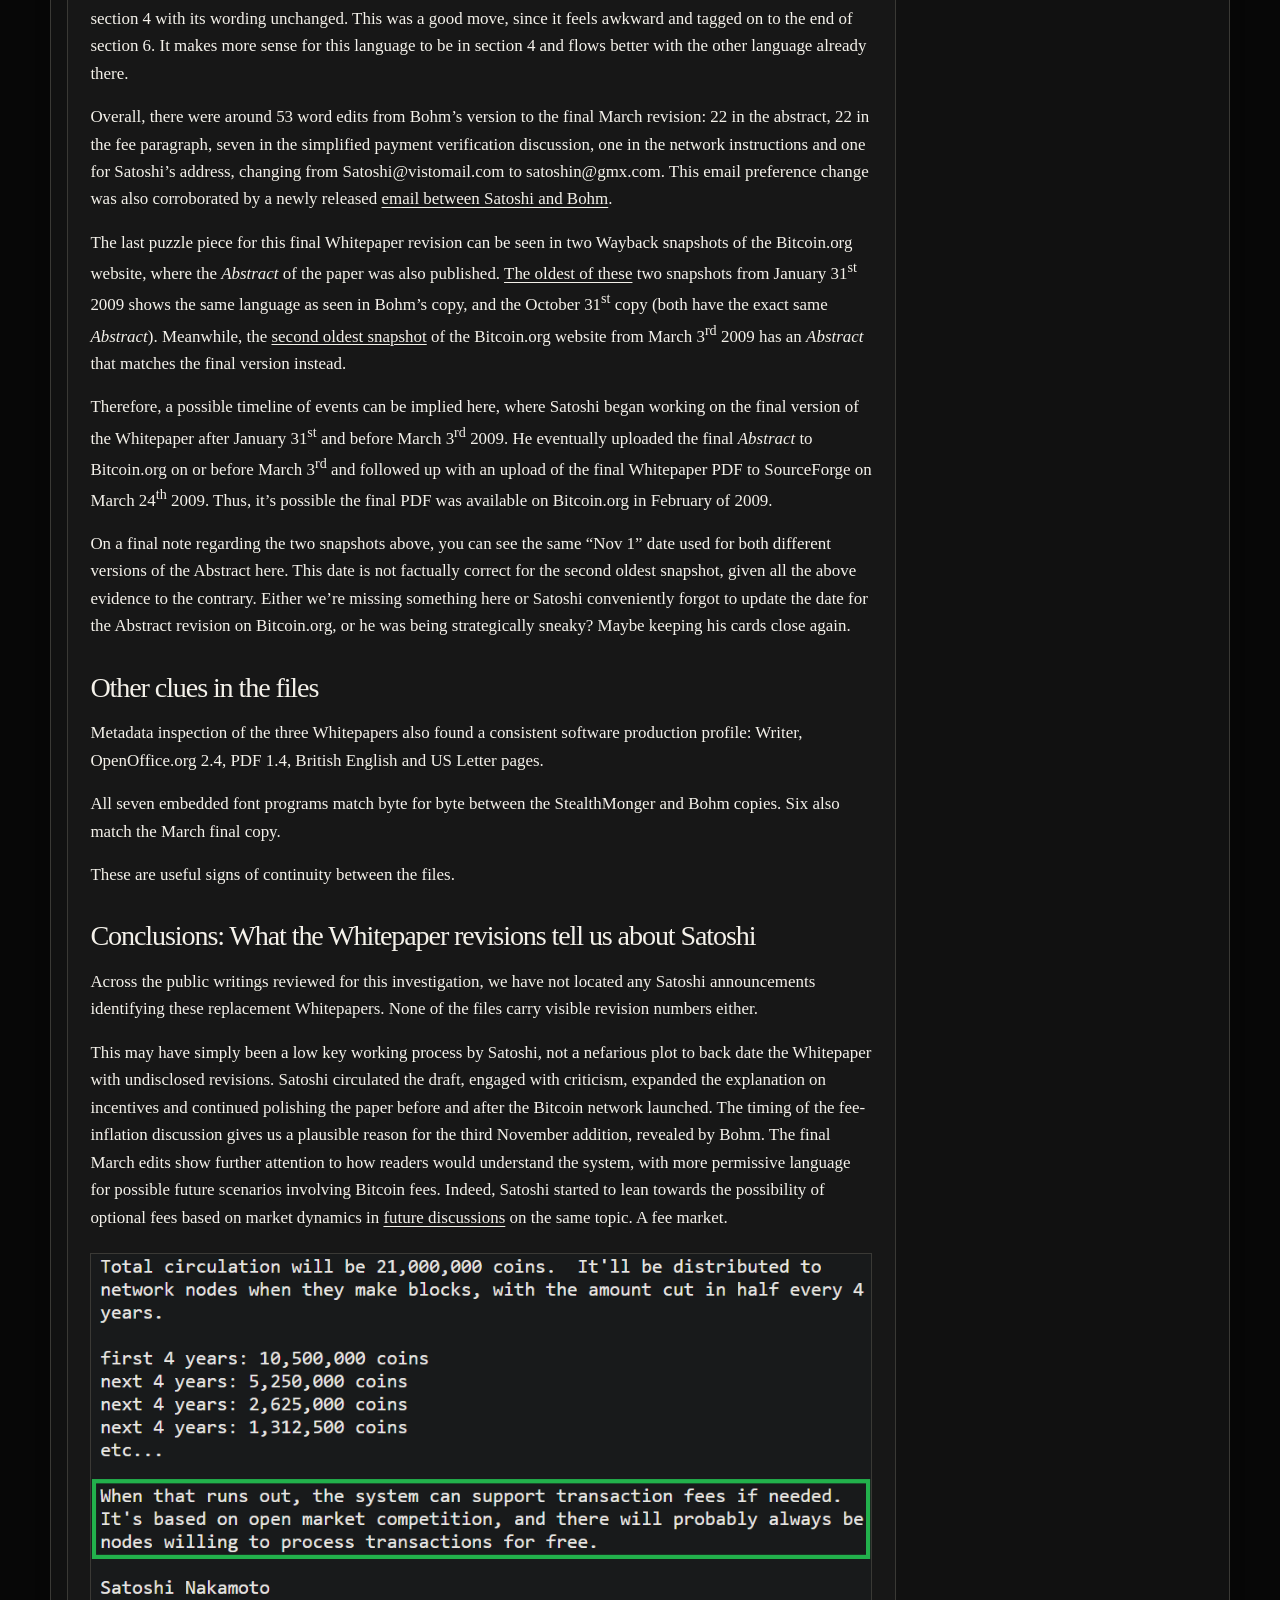
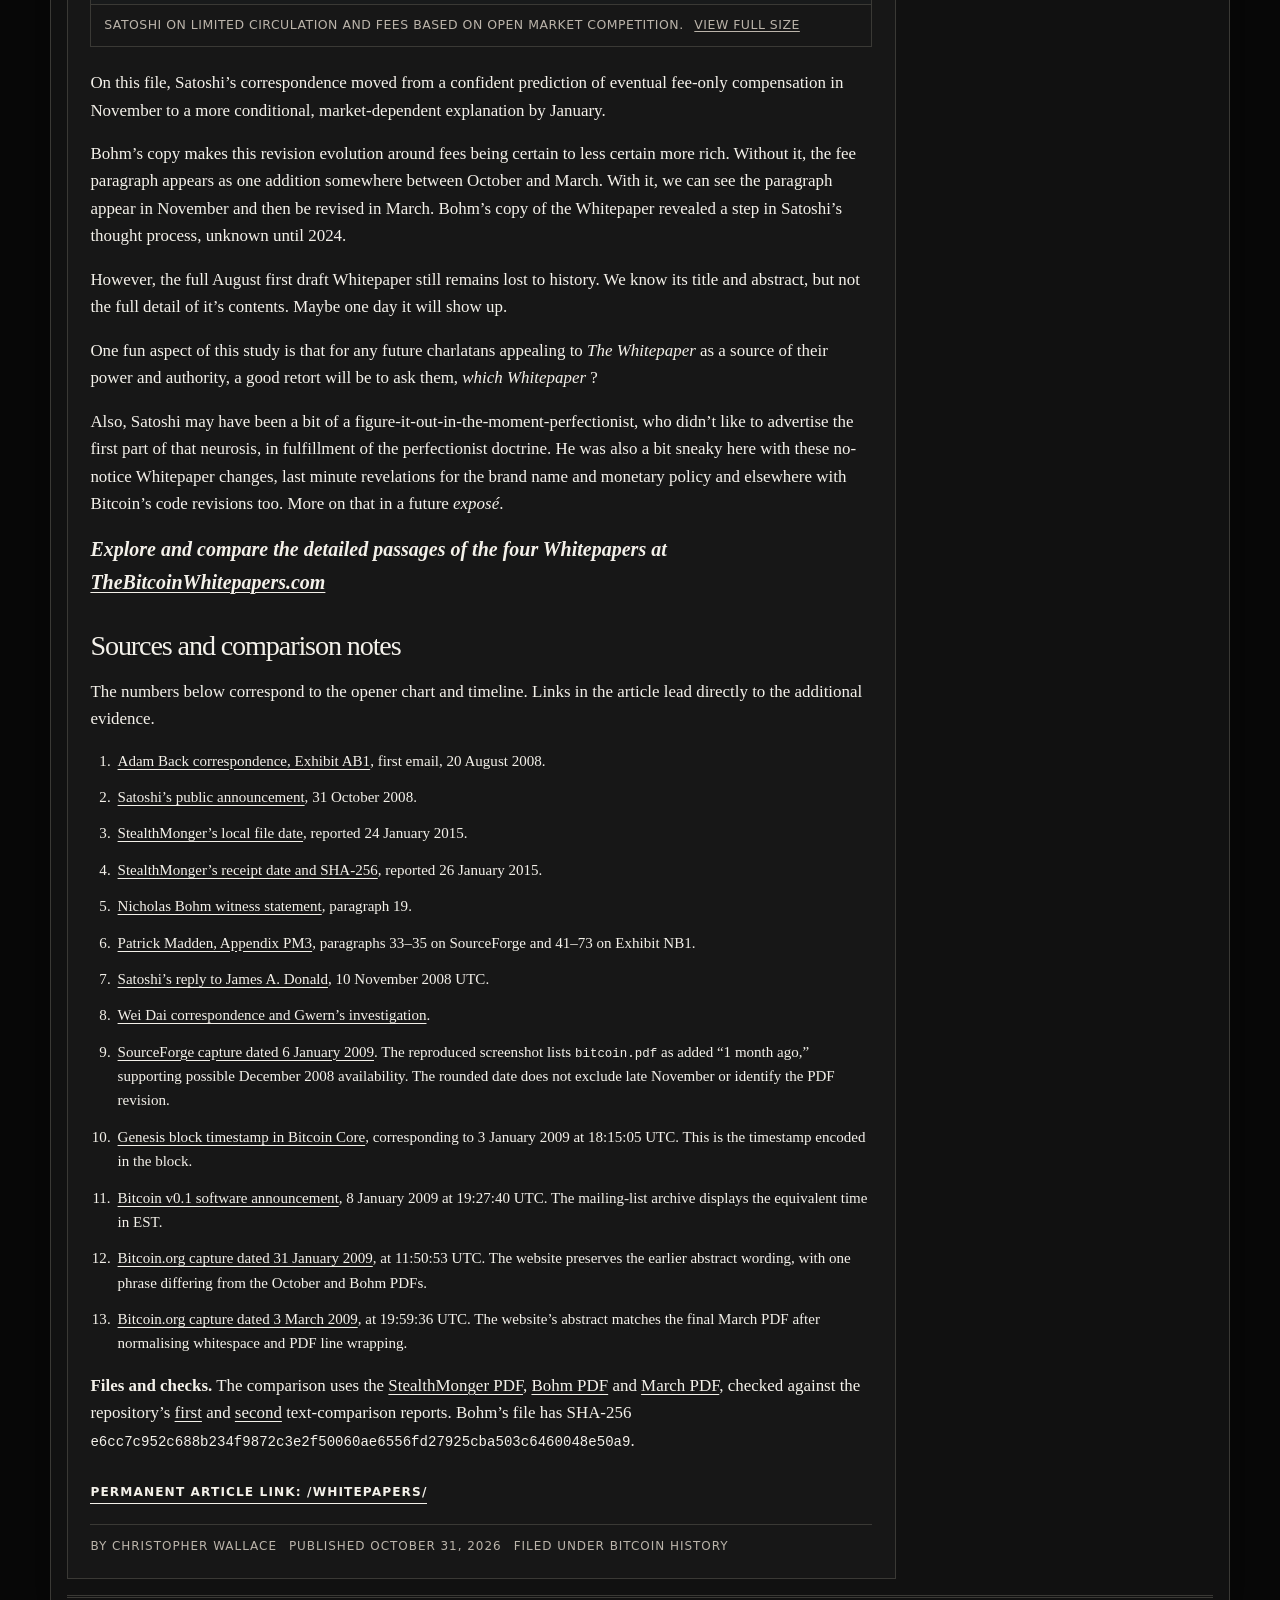
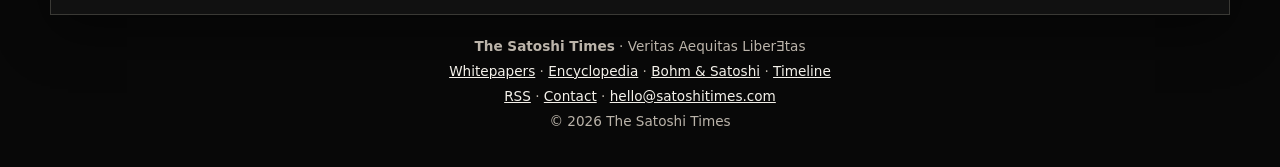
<file: whitepapers/index.html>
<!doctype html>
<html lang="en" data-theme="dark">
<head>
  <meta charset="utf-8" />
  <meta name="viewport" content="width=device-width, initial-scale=1" />
  <title>The Evolution of The Bitcoin Whitepapers — The Satoshi Times</title>
  <meta name="description" content="Four versions of the Bitcoin Whitepaper by Satoshi Nakamoto: the lost August draft, the eight-page StealthMonger copy, Nicholas Bohm’s revision and the final March 2009 paper." />
  <meta name="author" content="Christopher Wallace" />
  <link rel="canonical" href="https://satoshitimes.com/whitepapers/" />
  <meta property="og:type" content="article" />
  <meta property="og:site_name" content="The Satoshi Times" />
  <meta property="og:title" content="The Evolution of The Bitcoin Whitepaper(s)" />
  <meta property="og:description" content="Four versions of the Bitcoin Whitepaper by Satoshi Nakamoto: the lost August draft, the eight-page StealthMonger copy, Nicholas Bohm’s revision and the final March 2009 paper." />
  <meta property="og:url" content="https://satoshitimes.com/whitepapers/" />
  <meta property="og:image" content="https://satoshitimes.com/assets/whitepapers/01-whitepaper-timeline.png" />
  <meta property="og:image:alt" content="Timeline of the four Bitcoin Whitepaper versions" />
  <meta property="article:published_time" content="2026-10-31" />
  <meta name="twitter:card" content="summary_large_image" />
  <link rel="stylesheet" href="../styles.css" />
  <script type="application/ld+json">{"@context": "https://schema.org", "@type": "NewsArticle", "headline": "The Evolution of The Bitcoin Whitepapers", "description": "Four versions of the Bitcoin Whitepaper by Satoshi Nakamoto: the lost August draft, the eight-page StealthMonger copy, Nicholas Bohm’s revision and the final March 2009 paper.", "datePublished": "2026-10-31", "dateModified": "2026-10-31", "author": {"@type": "Person", "name": "Christopher Wallace"}, "publisher": {"@type": "Organization", "name": "The Satoshi Times", "url": "https://satoshitimes.com/"}, "mainEntityOfPage": "https://satoshitimes.com/whitepapers/", "image": "https://satoshitimes.com/assets/whitepapers/01-whitepaper-timeline.png"}</script>
  <link rel="alternate" type="application/rss+xml" title="The Satoshi Times — RSS" href="../feed.xml" />
</head>
<body>
  <a class="skip-link" href="#main">Skip to content</a>

  <header class="site-header">
    <div class="utility-bar" aria-label="Edition details">
      <span>Vol. I · No. 6</span>
      <time class="edition-date" datetime="2026-10-31">Saturday, October 31, 2026</time>
      <span>SatoshiTimes.com</span>
    </div>

    <div class="masthead" aria-label="The Satoshi Times masthead">
      <a href="../" aria-label="The Satoshi Times front page"><img src="../assets/satoshi-times-banner.jpg" alt="The Satoshi Times banner with the motto Veritas Aequitas LiberƎtas" /></a>
    </div>

    <nav class="section-nav" aria-label="Newspaper sections">
      <a href="../">Front Page</a>
      <a href="../whitepapers/" aria-current="page">Whitepapers</a>
      <a href="../encyclopedia/">Satoshi&#x27;s Encyclopedia</a>
      <a href="../bohm/">Bohm &amp; Satoshi</a>
      <a href="../timeline/">SatoshiTimeline.com</a>
      <a href="../mission/">Mission</a>
      <a href="../rules.html">Rules</a>
      <a href="../contact/">Contact</a>
      <div class="nav-tools">
        <a class="rss-link" href="../rss/" title="Subscribe to The Satoshi Times RSS feed"><svg viewBox="0 0 20 20" width="16" height="16" fill="none" aria-hidden="true" focusable="false"><circle cx="4" cy="16" r="1.6" fill="currentColor" /><path d="M3 9a8 8 0 0 1 8 8M3 3a14 14 0 0 1 14 14" stroke="currentColor" stroke-width="1.8" stroke-linecap="round" /></svg><span>RSS</span></a>
        <button id="themeToggle" class="theme-toggle" type="button" aria-label="Toggle light and dark mode">Light mode</button>
      </div>
    </nav>
  </header>

  <main id="main" class="page-shell">
    <section class="headline-grid front-page-grid" aria-label="Lead story">
      <article id="lead" class="lead-story article-card prose longform-article whitepapers-article">
        <p class="kicker">Investigation | Bitcoin History | <time datetime="2026-10-31">October 31, 2026</time></p>
        <h1 class="whitepapers-headline">The Evolution of The Bitcoin Whitepapers</h1>
        <p class="dek">There Were Four Versions By Satoshi Nakamoto. Three are Known. One Remains Lost...</p>
        <div class="article-meta article-meta--top">
          <span>By Christopher Wallace</span>
          <span>Published <time datetime="2026-10-31">October 31, 2026</time></span>
        </div>
        <nav class="article-jumps" aria-label="In this article">
          <a href="#figure-1">Timeline</a><a href="#august-draft">August draft</a><a href="#october-whitepaper">October copy</a><a href="#bohm-revision">Bohm revision</a><a href="#march-revision">Final revision</a><a href="#sources">Sources</a>
        </nav>
        <p class="article-summary">TL:DR - The four Whitepaper versions timeline graphic is below - details at <a href="https://thebitcoinwhitepapers.com/" target="_blank" rel="noopener">TheBitcoinWhitepapers.com</a></p>
        <p><em>The Bitcoin Whitepaper</em> we know today was revised by Satoshi after its October 31<sup>st</sup> 2008 announcement. Twice. The four known copies of this historic document are compared below, including an overlooked copy preserved by Nicholas Bohm. For more on the legend of Bohm and Satoshi see our exclusive: <a href="../bohm/"><em>Forgotten Satoshi Nakamoto Emails Discovered with Nicholas Bohm</em></a><em> </em></p>
        <figure class="article-figure whitepaper-figure" id="figure-1">
          <a class="figure-fullsize" href="../assets/whitepapers/01-whitepaper-timeline.png" target="_blank" rel="noopener" aria-label="View full-size image: Timeline of the four Bitcoin Whitepaper versions, August 2008 to March 2009"><img src="../assets/whitepapers/01-whitepaper-timeline.png" width="2880" height="2274" alt="Timeline of the four Bitcoin Whitepaper versions, August 2008 to March 2009" loading="eager" decoding="async" /></a>
          <figcaption>The four Bitcoin Whitepaper versions — creation, publication and other evidence. <a href="../assets/whitepapers/01-whitepaper-timeline.png" target="_blank" rel="noopener">View full size</a></figcaption>
        </figure>
        <p>Happy Bitcoin Whitepaper Day - As the Bitcoin Whitepaper reaches its 18<sup>th</sup> anniversary, many readers will recognize the nine-page document as currently hosted at <a href="https://bitcoin.org/bitcoin.pdf" target="_blank" rel="noopener">Bitcoin.org/bitcoin.pdf</a></p>
        <p>But the metadata in this file records a creation date of March 24<sup>th</sup> 2009. This is nearly five months after the infamous October 31<sup>st</sup> Whitepaper announcement, and well after the Genesis Block on January third...</p>
        <p>There have been multiple versions of the Bitcoin Whitepaper over time. At least four of them.</p>
        <p>The first survives only through its title and abstract. The second had eight pages, not nine. And the third, preserved by an early Bitcoin user, was only recently rediscovered in 2024.</p>
        <h2 id="august-draft">1. “Ecash” Title - Before the name “Bitcoin” appeared</h2>
        <p>Starting with the first known version of the Bitcoin Whitepaper - On August 20<sup>th</sup> 2008, Satoshi contacted Adam Back from <em>satoshi@anonymousspeech.com</em>, asking about how to cite Adam’s Hashcash paper. This was the first email we know of that Satoshi sent to anyone. Two days later Satoshi contacted Wei Dai about citing Dai’s b-money paper. In both emails the title for the Whitepaper was; “Electronic Cash Without a Trusted Third Party.” An <em>A</em><em>bstract </em>introduction, and a link to a draft on a file-hosting service were also shared.</p>
        <p>But, the full draft Whitepaper PDF from these emails remains missing. The link no longer works and no known copy was saved or archived. All we have to go on from this is the Abstract and the working "Ecash" title. For more background on this first-draft-Whitepaper story see <a href="https://s3.documentcloud.org/documents/24439625/adam-back-exhibit-ab1-1.pdf" target="_blank" rel="noopener">Back’s correspondence</a> and <a href="https://gwern.net/doc/bitcoin/2008-nakamoto#emails" target="_blank" rel="noopener">Gwern’s article</a> on the Dai emails with Satoshi.</p>
        <figure class="article-figure whitepaper-figure" id="figure-2">
          <a class="figure-fullsize" href="../assets/whitepapers/02-august-correspondence.png" target="_blank" rel="noopener" aria-label="View full-size image: August 2008 correspondence with Adam Back and Wei Dai showing the Electronic Cash Without a Trusted Third Party title and abstract"><img src="../assets/whitepapers/02-august-correspondence.png" width="1472" height="847" alt="August 2008 correspondence with Adam Back and Wei Dai showing the Electronic Cash Without a Trusted Third Party title and abstract" loading="lazy" decoding="async" /></a>
          <figcaption>The August 2008 title and abstract in Satoshi’s correspondence. <a href="../assets/whitepapers/02-august-correspondence.png" target="_blank" rel="noopener">View full size</a></figcaption>
        </figure>
        <p>The old download address for this file suggests that Satoshi was calling his project “ecash” at the time. Yet the surviving abstract introduction within the body of these two emails is also remarkably close to the October 31<sup>st</sup> version. Only one word in the abstract changed - “offer” became “provide.” But, the main difference is in the title. The title eventually changed, and the “Bitcoin” name was revealed, while the central explanation of a peer-to-peer network, proof-of-work and a shared transaction history were already present in August 2008. This shows that Bitcoin’s architecture was already well defined in Satoshi’s mind when he reached out to Adam and Dai, though it’s name was still in flux or being secretly withheld strategically.</p>
        <figure class="article-figure whitepaper-figure" id="figure-3">
          <a class="figure-fullsize" href="../assets/whitepapers/03-title-comparison.png" target="_blank" rel="noopener" aria-label="View full-size image: Comparison of the August Electronic Cash Without a Trusted Third Party title with the October Bitcoin title"><img src="../assets/whitepapers/03-title-comparison.png" width="1302" height="474" alt="Comparison of the August Electronic Cash Without a Trusted Third Party title with the October Bitcoin title" loading="lazy" decoding="async" /></a>
          <figcaption>The title changes from “Electronic Cash Without a Trusted Third Party” to “Bitcoin: A Peer-to-Peer Electronic Cash System.” <a href="../assets/whitepapers/03-title-comparison.png" target="_blank" rel="noopener">View full size</a></figcaption>
        </figure>
        <h2 id="october-whitepaper">2. October 31st Whitepaper likely 8-pages via StealthMonger</h2>
        <p>Two months latter, Satoshi publicly <a href="https://www.metzdowd.com/pipermail/cryptography/2008-October/014810.html" target="_blank" rel="noopener">announced Bitcoin</a> on the Cryptography mailing list on October 31<sup>st</sup> 2008 at 18:10:00 UTC. The message included the new title and <em>A</em><em>bstract</em>, with a link to bitcoin.org/bitcoin.pdf. The announcement did not attach a permanently fixed copy of the full Whitepaper PDF file. Thus, the file behind the bitcoin.org/bitcoin.pdf link could change without notice and has. But since Bitcoin was a ghost town in the beginning, no archived early copies of this foundational document exist at that link. Thus, finding the originally published October 31st Whitepaper was impossible.</p>
        <p>Until January 2015. A public request for the original paper received an answer from StealthMonger, an anonymous cryptography mailing-list user. He had an eight-page Whitepaper with a <a href="https://www.metzdowd.com/pipermail/cryptography/2015-January/024438.html" target="_blank" rel="noopener">local file date of November 2<sup>nd</sup> 2008</a>. Just 48 hours after it was announced…</p>
        <figure class="article-figure whitepaper-figure" id="figure-4">
          <a class="figure-fullsize" href="../assets/whitepapers/04-stealthmonger-email.png" target="_blank" rel="noopener" aria-label="View full-size image: StealthMonger’s January 24, 2015 mailing-list message reporting an eight-page whitepaper with a local file date of November 2, 2008"><img src="../assets/whitepapers/04-stealthmonger-email.png" width="1260" height="1014" alt="StealthMonger’s January 24, 2015 mailing-list message reporting an eight-page whitepaper with a local file date of November 2, 2008" loading="lazy" decoding="async" /></a>
          <figcaption>StealthMonger reports the surviving eight-page paper. <a href="../assets/whitepapers/04-stealthmonger-email.png" target="_blank" rel="noopener">View full size</a></figcaption>
        </figure>
        <p>Soon after this, Bitcoin OG - Ray Dillinger, posting as Cryddit, <a href="https://bitcointalk.org/index.php?topic=940910.0" target="_blank" rel="noopener">reported</a> that Satoshi had emailed him privately and sent him a hash of the Whitepaper back in 2008, so he could verify they were discussing the same version of the Whitepaper. The hash Cryddit published matches the recovered eight-page StealthMonger file. This helps corroborate the StealthMonger file’s authenticity. </p>
        <figure class="article-figure whitepaper-figure" id="figure-5">
          <a class="figure-fullsize" href="../assets/whitepapers/05-cryddit-hash.png" target="_blank" rel="noopener" aria-label="View full-size image: Cryddit’s January 30, 2015 Bitcoin forum post giving the hash of the whitepaper discussed with Satoshi"><img src="../assets/whitepapers/05-cryddit-hash.png" width="1741" height="1079" alt="Cryddit’s January 30, 2015 Bitcoin forum post giving the hash of the whitepaper discussed with Satoshi" loading="lazy" decoding="async" /></a>
          <figcaption>Cryddit’s account and the whitepaper hash. <a href="../assets/whitepapers/05-cryddit-hash.png" target="_blank" rel="noopener">View full size</a></figcaption>
        </figure>
        <p>Furthermore, this email exchange with Satoshi also implies confirmation of there being multiple versions of the Whitepaper by Satoshi. However, the raw email was not reproduced in that Bitcoin forum thread by Cryddit.</p>
        <p>Maybe one day Cryddit will publicly release more of their correspondence with Satoshi for the history books. But perhaps it’s safer for everyone to delete such records.</p>
        <p>In any case, a legendary Bitcoin nym, Gwern, has re-hosted <a href="https://gwern.net/doc/bitcoin/2008-10-03-nakamoto-bitcoindraft.pdf" target="_blank" rel="noopener">the StealthMonger PDF</a> for us and <a href="https://gwern.net/doc/bitcoin/2008-nakamoto#emails" target="_blank" rel="noopener">documented</a> why it cannot be the first August rough draft version. Its recorded export time is October 3<sup>rd</sup> 2008 at 20:49:58 UTC, and it also carries the modern Bitcoin title. Its title and abstract also match the October 31<sup>st</sup> public announcement email exactly. Together with the November 2<sup>nd</sup> download time by StealthMonger, these details make it a strong candidate for the October 31<sup>st</sup> release-day paper. Conversely, the other versions have various differences and conflicting dates and words that do not match the announcement email.</p>
        <p>One very interesting text difference versus newer copies in the StealthMonger 8-pager is in section 6 - <em>I</em><em>ncentive</em>. This version has no paragraph explaining transaction fees, or mention of a transition to funding the network entirely through fees. But, Bohm’s November 11<sup>th</sup> 2008 version of the Whitepaper does have these new details.</p>
        <h2 id="bohm-revision">3. Rediscovered Whitepaper on Bohm’s hard drive in 2024</h2>
        <p>Bohm was a British solicitor with a long-standing interest in cryptography. He became an early Bitcoin user and helped Satoshi troubleshoot software bugs in early 2009. Years later, while providing evidence for the COPA vs Wright lawsuit, Bohm searched his hard drive for old Whitepaper files. <a href="https://github.com/NicholasBohm/Emails/blob/main/bitcoin-nb1.pdf" target="_blank" rel="noopener">He found one</a>, or rather, the third Whitepaper version.</p>
        <figure class="article-figure whitepaper-figure" id="figure-6">
          <a class="figure-fullsize" href="../assets/whitepapers/06-bohm-witness-statement.png" target="_blank" rel="noopener" aria-label="View full-size image: Paragraph 19 of Nicholas Bohm’s witness statement describing the whitepaper found on his hard drive"><img src="../assets/whitepapers/06-bohm-witness-statement.png" width="1224" height="589" alt="Paragraph 19 of Nicholas Bohm’s witness statement describing the whitepaper found on his hard drive" loading="lazy" decoding="async" /></a>
          <figcaption>Nicholas Bohm’s witness statement, paragraph 19. <a href="../assets/whitepapers/06-bohm-witness-statement.png" target="_blank" rel="noopener">View full size</a></figcaption>
        </figure>
        <p>In <a href="https://bitcoindefense.org/assets/documents/Witness-Statement-of-Nicholas-Bohm.pdf" target="_blank" rel="noopener">paragraph 19 of his witness statement</a>, Bohm said his system metadata recorded a download date of January 18<sup>th</sup> 2009 at 13:27 UTC for this Whitepaper file. Its metadata creation date was also, November 11<sup>th</sup> 2008 - 16:00:34 UTC, only a dozen days after the October 31<sup>st</sup> version was released.</p>
        <p>This <a href="https://github.com/NicholasBohm/Emails/blob/main/bitcoin-nb1.pdf" target="_blank" rel="noopener">nine-page</a> Whitepaper was included as evidence in the COPA lawsuit - Exhibit NB1 - and was examined by forensic examiner Patrick Madden in <a href="https://github.com/NicholasBohm/Emails/blob/main/Appendix%20PM3.pdf" target="_blank" rel="noopener">Appendix PM3</a>. He found no equivalents among the disclosure files or online archived copies he checked, and his searches for its distinctive wording produced no relevant online match. Its MD5 hash fingerprint was also unfamiliar to those searches. Bohm had rediscovered an original unknown version of the Whitepaper.</p>
        <p>Madden found no indications of manipulation and concluded that it was very likely authentic, and an intermediate third version. The fonts metadata of the PDF also matched the other versions, including the document language (en-GB) and software used to create the file.</p>
        <p>There is also some evidence of this Bohm version being publicly available in December of 2008, before Bohm’s download of the file on January 18<sup>th</sup> 2009. A January 6<sup>th</sup> 2009 Wayback capture of the SourceForge Bitcoin project shows <a href="https://web.archive.org/web/20090106201347/http://sourceforge.net/projects/bitcoin/" target="_blank" rel="noopener">bitcoin.pdf added “<em>1 month ago</em>” by <em>nakamoto2</em></a>. This supports a possible December 2008 availability of the Bohm Whitepaper Version. This was also before the final March 24<sup>th</sup> 2009 Whitepaper version was uploaded to Sourceforge.</p>
        <figure class="article-figure whitepaper-figure" id="figure-7">
          <a class="figure-fullsize" href="../assets/whitepapers/07-sourceforge-archive.png" target="_blank" rel="noopener" aria-label="View full-size image: January 6, 2009 SourceForge capture showing bitcoin.pdf added one month ago and a last-updated label of October 31, 2008"><img src="../assets/whitepapers/07-sourceforge-archive.png" width="1920" height="1080" alt="January 6, 2009 SourceForge capture showing bitcoin.pdf added one month ago and a last-updated label of October 31, 2008" loading="lazy" decoding="async" /></a>
          <figcaption>Th<em>is</em> <a href="https://web.archive.org/web/20090106201347/http://sourceforge.net/projects/bitcoin/" target="_blank" rel="noopener">6 January 2009 capture</a> supports possible December availability of Bohm’s copy. <a href="../assets/whitepapers/07-sourceforge-archive.png" target="_blank" rel="noopener">View full size</a></figcaption>
        </figure>
        <p>However, there is a strange contradiction in the above picture: “last updated: Oct 31 2008” versus the “1 month ago” fact that places the file being added to SourceForge in December. Thus, this shows Satoshi might be omitting some facts here, since he can control that “last updated: Oct 31 2008” line. There may be some other reason for this mismatch in dates though.</p>
        <p>Compared with the October 31<sup>st</sup>  Whitepaper, Bohm’s third version added a new paragraph of 59 words to section 6. The new paragraph describes a transaction’s output value as its input value minus a fee, with the accumulated fees increasing the block incentive. It then describes possible security budget fulfillment through fees alone once a predetermined number of coins has entered circulation. This is one of the first times in the Bitcoin zeitgeist where it is hinted that Bitcoin will have a limited supply without inflation. Post Whitepaper publishing, but pre-Bitcoin network launch.</p>
        <figure class="article-figure whitepaper-figure" id="figure-8">
          <a class="figure-fullsize" href="../assets/whitepapers/08-fee-paragraph-added.png" target="_blank" rel="noopener" aria-label="View full-size image: Comparison showing the transaction-fee paragraph absent in October and added in the November Bohm whitepaper"><img src="../assets/whitepapers/08-fee-paragraph-added.png" width="1316" height="447" alt="Comparison showing the transaction-fee paragraph absent in October and added in the November Bohm whitepaper" loading="lazy" decoding="async" /></a>
          <figcaption>The transaction-fee paragraph added in the November revision. <a href="../assets/whitepapers/08-fee-paragraph-added.png" target="_blank" rel="noopener">View full size</a></figcaption>
        </figure>
        <p>The timing of this new detail is interesting. In the mailing-list discussion at this time, James A. Donald objected to the Bitcoin design, since paying for the system through new coin creation inherently required inflation. Up until this point, Satoshi had not explicitly mentioned whether Bitcoin would be inflationary or deflationary, so James assumed it would be inflationary. Satoshi counter <a href="https://www.metzdowd.com/pipermail/cryptography/2008-November/014842.html" target="_blank" rel="noopener">replied on November 10<sup>th</sup> 2008 at 02:14:30 UTC</a>, explaining how the system could use transaction fees as an incentive instead and be totally inflation free.</p>
        <p>The Bohm Whitepaper metadata shows an export time about 38 hours after this conversation.</p>
        <p>Thus, there is a close fit between the discussion and the added fees-inflation paragraph. It suggests that this discussion may have helped prompt the revision, or at least clarify Satoshi’s intention for Bitcoin to be inflation free, which was not clear until that counterpoint was made.</p>
        <p>Strangely, the cornerstone inflation-free feature of Bitcoin appears to be absent beforehand. It’s possible Bitcoin as a deflationary currency may be a last minute add-on by Satoshi, after he received push back from James A. Donald on the danger of Bitcoin becoming an inflationary currency. It’s also possible Satoshi was avoiding this detail to keep deflation a secret until the last moment as a surprise bonus incentive on launch day. Similar behavior by Satoshi, surrounding the disclosure of “Bitcoin”’s name to Adam Back and Wei Dai is reflected here. A consistent stealthy Satoshi.</p>
        <p>In relation, Satoshi later on supplied more hints related to this inflation-fee discussion. In a <a href="https://mmalmi.github.io/satoshi/#email-3" target="_blank" rel="noopener">private email to Martti Malmi on May 3<sup>rd</sup> 2009</a>, while directing Marrti to the original mailing-list discussion, he wrote:</p>
        <blockquote><p>“Inflation issues were superseded by changes I made later to support transaction fees and the limited circulation plan.”</p></blockquote>
        <p>Whether this plan for limited circulation and inflation-free Bitcoin was pre or post James A. Donald’s scolding is still a mystery. Maybe it was both. Monetary policy isn’t exactly the last thing you think about when creating money. It’s the first thing you think of, and then the last you reveal. Perhaps James simply conjured the cat-out-of-the-bag prematurely, and Satoshi capitulated to the idea publicly, while intending to keep it secret until network launch day. Another example of this Satoshi behaviour for keeping his cards close - <em>21 million coins, and no more</em>, wasn’t known until network launch day in January 2009. The Whitepaper and earlier discussions make no mention of this key detail.</p>
        <h2 id="march-revision"><strong>4. </strong><strong>The </strong><strong>Final </strong><strong>March</strong> - <em>Whitepaper</em></h2>
        <p>The familiar, fourth and final <a href="https://bitcoin.org/bitcoin.pdf" target="_blank" rel="noopener">Bitcoin.org Whitepaper</a> metadata has an export date of March 24<sup>th</sup> 2009 at 17:33:15 UTC. Corroborating this is Appendix PM3 from the COPA trial, which shows an <a href="https://web.archive.org/web/20091128203045if_/http://sourceforge.net:80/api/file/index/project-id/244765/rss" target="_blank" rel="noopener">archived SourceForge RSS entry</a> with a publication time of 17:50:18 UTC that day for the same PDF, alongside an MD5 matching that file.</p>
        <p>By this stage, Bitcoin was running for almost three months. Satoshi had made his last revision of <em>the Whitepaper</em>. Up until this point he had been referring to it as a “Research Paper” on the Bitcoin SourceForge. But after this last version was published, it was redefined as the “Design Paper.”</p>
        <p>In this final version, the fee paragraph changed again. Bohm’s version described a fee deducted from every transaction. The final march version makes the wording conditional: a fee is the difference <strong>if</strong> the outputs are worth less than the inputs. The word “can” is also used, instead of “is”.</p>
        <figure class="article-figure whitepaper-figure" id="figure-9">
          <a class="figure-fullsize" href="../assets/whitepapers/09-fee-paragraph-revised.png" target="_blank" rel="noopener" aria-label="View full-size image: Comparison of the November and March fee paragraphs, including the change from is to can"><img src="../assets/whitepapers/09-fee-paragraph-revised.png" width="1318" height="481" alt="Comparison of the November and March fee paragraphs, including the change from is to can" loading="lazy" decoding="async" /></a>
          <figcaption>The fee paragraph changes again in the final March revision. <a href="../assets/whitepapers/09-fee-paragraph-revised.png" target="_blank" rel="noopener">View full size</a></figcaption>
        </figure>
        <p>This final fees revision shows a shift in tone by Satoshi. His new conditional language is much more technically accurate and reflects the code used in Bitcoin that allows for no-fee transactions. Fee’s aren't mandatory, they’re market based. </p>
        <p>Furthermore, In this final version, the <em>A</em><em>bstract</em><em>s</em> language around the security assumption changed. “<em>H</em><em>onest nodes controlling the most CPU power”</em> was changed to “<em>a majority of CPU power controlled by nodes not cooperating to attack the network.”</em></p>
        <figure class="article-figure whitepaper-figure" id="figure-10">
          <a class="figure-fullsize" href="../assets/whitepapers/10-abstract-comparison.png" target="_blank" rel="noopener" aria-label="View full-size image: Side-by-side comparison highlighting changes to the abstract between the Bohm and final March whitepapers"><img src="../assets/whitepapers/10-abstract-comparison.png" width="1325" height="739" alt="Side-by-side comparison highlighting changes to the abstract between the Bohm and final March whitepapers" loading="lazy" decoding="async" /></a>
          <figcaption>Changes to the abstract between November and March. <a href="../assets/whitepapers/10-abstract-comparison.png" target="_blank" rel="noopener">View full size</a></figcaption>
        </figure>
        <p>Of note too is the removal of “<em>the burdens of</em>” related to financial institutions. Perhaps this was Satoshi trying to soften the language and make the Whitepaper more appealing to Tradfi. “Broadcasted” was also changed to “broadcast” in a likely spell-check-efficiency-nerd-snipe compulsion by Satoshi. “they can” is also changed to “they’ll” in the same kind of efficiency compulsion for saving space. But this also makes the outpacing of attackers idea more certain in the <em>Abstract</em>.</p>
        <p>More significantly are the changes in the simplified payment verification discussion. Satoshi removes an overly honest admission in the Bohm copy involving vulnerability to reversal of verified transactions. Which, admittedly, is a contradiction on the surface and opens up a can of technical worms better left unsaid.</p>
        <figure class="article-figure whitepaper-figure" id="figure-11">
          <a class="figure-fullsize" href="../assets/whitepapers/11-spv-comparison.png" target="_blank" rel="noopener" aria-label="View full-size image: Side-by-side comparison of the simplified payment verification passages in the Bohm and final whitepapers"><img src="../assets/whitepapers/11-spv-comparison.png" width="1312" height="656" alt="Side-by-side comparison of the simplified payment verification passages in the Bohm and final whitepapers" loading="lazy" decoding="async" /></a>
          <figcaption>Changes to the simplified payment verification discussion. <a href="../assets/whitepapers/11-spv-comparison.png" target="_blank" rel="noopener">View full size</a></figcaption>
        </figure>
        <p>This policy of not going too deep into the technical weeds by Satoshi was also confirmed in a <a href="https://mmalmi.github.io/satoshi/#email-3" target="_blank" rel="noopener">private email</a> with Malmi:<em>“…getting into the design details just opens a can of worms that can&#x27;t be answered without a deep understanding of the system.” </em></p>
        <p>Furthermore, he changes the description of an implied defence mechanism from “reported” to “alerted” in relation to this same issue of reversal that has been omitted. This “alerted” mechanism may be a reference to <a href="https://bitcoinwiki.org/wiki/Alert_system" target="_blank" rel="noopener">the alert system</a> in Bitcoin’s early days, where only a few people could send out a network wide alert message to warn users of an issue and to upgrade their software. Soon after Satoshi disappeared the alert system was deprecated  in favor of a less centralized and more distributed model for network warnings.</p>
        <p>Digressing back to the final Whitepaper changes, the difficulty-adjustment paragraph also moved from section 6 to section 4 with its wording unchanged. This was a good move, since it feels awkward and tagged on to the end of section 6. It makes more sense for this language to be in section 4 and flows better with the other language already there.</p>
        <p>Overall, there were around 53 word edits from Bohm’s version to the final March revision: 22 in the abstract, 22 in the fee paragraph, seven in the simplified payment verification discussion, one in the network instructions and one for Satoshi’s address, changing from Satoshi@vistomail.com to satoshin@gmx.com. This email preference change was also corroborated by a newly released <a href="https://github.com/NicholasBohm/Emails/blob/main/66%20s20090719-Re_Bitcoin-231340.pdf" target="_blank" rel="noopener">email between Satoshi and Bohm</a>.</p>
        <p>The last puzzle piece for this final Whitepaper revision can be seen in two Wayback snapshots of the Bitcoin.org website, where the <em>Abstract</em> of the paper was also published. <a href="https://web.archive.org/web/20090131115053/http://bitcoin.org/" target="_blank" rel="noopener">The oldest of these</a> two snapshots from January 31<sup>st</sup> 2009 shows the same language as seen in Bohm’s copy, and the October 31<sup>st</sup> copy (both have the exact same <em>Abstract</em>). Meanwhile, the <a href="https://web.archive.org/web/20090303195936/http://bitcoin.org/" target="_blank" rel="noopener">second oldest snapshot</a> of the Bitcoin.org website from March 3<sup>rd</sup> 2009 has an <em>Abstract </em>that matches the final version instead.</p>
        <p>Therefore, a possible timeline of events can be implied here, where Satoshi began working on the final version of the Whitepaper after January 31<sup>st</sup> and before March 3<sup>rd</sup> 2009. He eventually uploaded the final <em>Abstract</em> to Bitcoin.org on or before March 3<sup>rd</sup> and followed up with an upload of the final Whitepaper PDF to SourceForge on March 24<sup>th</sup> 2009. Thus, it’s possible the final PDF was available on Bitcoin.org in February of 2009.</p>
        <p>On a final note regarding the two snapshots above, you can see the same “Nov 1” date used for both different versions of the Abstract here. This date is not factually correct for the second oldest snapshot, given all the above evidence to the contrary. Either we’re missing something here or Satoshi conveniently forgot to update the date for the Abstract revision on Bitcoin.org, or he was being strategically sneaky? Maybe keeping his cards close again.</p>
        <h2 id="file-clues"><strong>Other</strong> clues in the files</h2>
        <p>Metadata inspection of the three Whitepapers also found a consistent software production profile: Writer, OpenOffice.org 2.4, PDF 1.4, British English and US Letter pages.</p>
        <p>All seven embedded font programs match byte for byte between the StealthMonger and Bohm copies. Six also match the March final copy.</p>
        <p>These are useful signs of continuity between the files.</p>
        <h2 id="conclusions">Conclusions: What the Whitepaper revisions tell us about Satoshi</h2>
        <p>Across the public writings reviewed for this investigation, we have not located any Satoshi announcements identifying these replacement Whitepapers. None of the files carry visible revision numbers either.</p>
        <p>This may have simply been a low key working process by Satoshi, not a nefarious plot to back date the Whitepaper with undisclosed revisions. Satoshi circulated the draft, engaged with criticism, expanded the explanation on incentives and continued polishing the paper before and after the Bitcoin network launched. The timing of the fee-inflation discussion gives us a plausible reason for the third November addition, revealed by Bohm. The final March edits show further attention to how readers would understand the system, with more permissive language for possible future scenarios involving Bitcoin fees. Indeed, Satoshi started to lean towards the possibility of optional fees based on market dynamics in <a href="https://diyhpl.us/~bryan/irc/bitcoin-satoshi/p2presearch-again/p2pfoundation.net/backups/p2p_research-archives/2009-February/001371.html" target="_blank" rel="noopener">future discussions</a> on the same topic. A fee market.</p>
        <figure class="article-figure whitepaper-figure" id="figure-12">
          <a class="figure-fullsize" href="../assets/whitepapers/12-fee-market-correspondence.png" target="_blank" rel="noopener" aria-label="View full-size image: Satoshi’s explanation of 21 million coins and optional transaction fees based on open market competition"><img src="../assets/whitepapers/12-fee-market-correspondence.png" width="920" height="412" alt="Satoshi’s explanation of 21 million coins and optional transaction fees based on open market competition" loading="lazy" decoding="async" /></a>
          <figcaption>Satoshi on limited circulation and fees based on open market competition. <a href="../assets/whitepapers/12-fee-market-correspondence.png" target="_blank" rel="noopener">View full size</a></figcaption>
        </figure>
        <p>On this file, Satoshi’s correspondence moved from a confident prediction of eventual fee-only compensation in November to a more conditional, market-dependent explanation by January.</p>
        <p>Bohm’s copy makes this revision evolution around fees being certain to less certain more rich. Without it, the fee paragraph appears as one addition somewhere between October and March. With it, we can see the paragraph appear in November and then be revised in March. Bohm’s copy of the Whitepaper revealed a step in Satoshi’s thought process, unknown until 2024.</p>
        <p>However, the full August first draft Whitepaper still remains lost to history. We know its title and abstract, but not the full detail of it’s contents. Maybe one day it will show up.</p>
        <p>One fun aspect of this study is that for any future charlatans appealing to <em>The Whitepaper</em> as a source of their power and authority, a good retort will be to ask them, <em>which Whitepaper </em>?</p>
        <p>Also, Satoshi may have been a bit of a figure-it-out-in-the-moment-perfectionist, who didn’t like to advertise the first part of that neurosis, in fulfillment of the perfectionist doctrine. He was also a bit sneaky here with these no-notice Whitepaper changes, last minute revelations for the brand name and monetary policy and elsewhere with Bitcoin’s code revisions too. More on that in a future <em>expos</em><em>é</em>.</p>
        <p class="closing-line"><strong>Explore </strong><strong>and compare</strong><strong> the </strong><strong>detailed </strong><strong>passage</strong><strong>s of the four Whitepapers at</strong><strong> </strong><a href="https://thebitcoinwhitepapers.com/" target="_blank" rel="noopener"><strong>TheBitcoinWhitepapers.com</strong></a></p>
        <h2 id="sources"><strong>Sources and comparison notes</strong></h2>
        <p>The numbers below correspond to the opener chart and timeline. Links in the article lead directly to the additional evidence.</p>
        <ol class="source-notes">
        <li id="source-1"><a href="https://s3.documentcloud.org/documents/24439625/adam-back-exhibit-ab1-1.pdf" target="_blank" rel="noopener">Adam Back correspondence, Exhibit AB1</a>, first email, 20 August 2008.</li>
        <li id="source-2"><a href="https://www.metzdowd.com/pipermail/cryptography/2008-October/014810.html" target="_blank" rel="noopener">Satoshi’s public announcement</a>, 31 October 2008.</li>
        <li id="source-3"><a href="https://www.metzdowd.com/pipermail/cryptography/2015-January/024438.html" target="_blank" rel="noopener">StealthMonger’s local file date</a>, reported 24 January 2015.</li>
        <li id="source-4"><a href="https://www.metzdowd.com/pipermail/cryptography/2015-January/024467.html" target="_blank" rel="noopener">StealthMonger’s receipt date and SHA-256</a>, reported 26 January 2015.</li>
        <li id="source-5"><a href="https://bitcoindefense.org/assets/documents/Witness-Statement-of-Nicholas-Bohm.pdf" target="_blank" rel="noopener">Nicholas Bohm witness statement</a>, paragraph 19.</li>
        <li id="source-6"><a href="https://github.com/NicholasBohm/Emails/blob/main/Appendix%20PM3.pdf" target="_blank" rel="noopener">Patrick Madden, Appendix PM3</a>, paragraphs 33–35 on SourceForge and 41–73 on Exhibit NB1.</li>
        <li id="source-7"><a href="https://www.metzdowd.com/pipermail/cryptography/2008-November/014842.html" target="_blank" rel="noopener">Satoshi’s reply to James A. Donald</a>, 10 November 2008 UTC.</li>
        <li id="source-8"><a href="https://gwern.net/doc/bitcoin/2008-nakamoto#emails" target="_blank" rel="noopener">Wei Dai correspondence and Gwern’s investigation</a>.</li>
        <li id="source-9"><a href="https://web.archive.org/web/20090106201347/http://sourceforge.net/projects/bitcoin/" target="_blank" rel="noopener">SourceForge capture dated 6 January 2009</a>. The reproduced screenshot lists <code>bitcoin.pdf</code> as added “1 month ago,” supporting possible December 2008 availability. The rounded date does not exclude late November or identify the PDF revision.</li>
        <li id="source-10"><a href="https://github.com/bitcoin/bitcoin/blob/v28.0/src/kernel/chainparams.cpp" target="_blank" rel="noopener">Genesis block timestamp in Bitcoin Core</a>, corresponding to 3 January 2009 at 18:15:05 UTC. This is the timestamp encoded in the block.</li>
        <li id="source-11"><a href="https://www.metzdowd.com/pipermail/cryptography/2009-January/014994.html" target="_blank" rel="noopener">Bitcoin v0.1 software announcement</a>, 8 January 2009 at 19:27:40 UTC. The mailing-list archive displays the equivalent time in EST.</li>
        <li id="source-12"><a href="https://web.archive.org/web/20090131115053/http://bitcoin.org/" target="_blank" rel="noopener">Bitcoin.org capture dated 31 January 2009</a>, at 11:50:53 UTC. The website preserves the earlier abstract wording, with one phrase differing from the October and Bohm PDFs.</li>
        <li id="source-13"><a href="https://web.archive.org/web/20090303195936/http://bitcoin.org/" target="_blank" rel="noopener">Bitcoin.org capture dated 3 March 2009</a>, at 19:59:36 UTC. The website’s abstract matches the final March PDF after normalising whitespace and PDF line wrapping.</li>
        </ol>
        <p><strong>Files and checks.</strong> The comparison uses the <a href="https://gwern.net/doc/bitcoin/2008-10-03-nakamoto-bitcoindraft.pdf" target="_blank" rel="noopener">StealthMonger PDF</a>, <a href="https://github.com/NicholasBohm/Emails/blob/main/bitcoin-nb1.pdf" target="_blank" rel="noopener">Bohm PDF</a> and <a href="https://bitcoin.org/bitcoin.pdf" target="_blank" rel="noopener">March PDF</a>, checked against the repository’s <a href="https://github.com/NicholasBohm/Emails/blob/main/Text-Compare-Report-1.html" target="_blank" rel="noopener">first</a> and <a href="https://github.com/NicholasBohm/Emails/blob/main/Text-Compare-Report-2.html" target="_blank" rel="noopener">second</a> text-comparison reports. Bohm’s file has SHA-256 <code>e6cc7c952c688b234f9872c3e2f50060ae6556fd27925cba503c6460048e50a9</code>.</p>
        <p><a class="button-link" href="../whitepapers/">Permanent article link: /whitepapers/</a></p>
        <div class="article-meta">
          <span>By Christopher Wallace</span>
          <span>Published <time datetime="2026-10-31">October 31, 2026</time></span>
          <span>Filed under Bitcoin History</span>
        </div>
      </article>

      <aside class="front-column sidebar-stack" aria-label="Front page archive">

        <article class="article-card compact">
          <p class="kicker">Previous Front Page</p>
          <h3>Satoshi’s Encyclopedia</h3>
          <p>A possible research trail from a 2005 cryptography encyclopedia to the references in the Bitcoin Whitepaper.</p>
          <a class="read-link" href="../encyclopedia/">Read the encyclopedia feature</a>
        </article>

        <article class="article-card compact">
          <p class="kicker">Earlier Front Page</p>
          <h3>Bohm &amp; Satoshi</h3>
          <p>Forgotten Satoshi Nakamoto emails, early Bitcoin debugging, and the unsung contribution of Nicholas Bohm.</p>
          <a class="read-link" href="../bohm/">Read the Bohm feature</a>
        </article>

        <article class="article-card compact">
          <p class="kicker">Earlier Front Page</p>
          <h3>SatoshiTimeline.com Launched</h3>
          <p>A visual chronological map of Satoshi Nakamoto’s known history that readers can zoom through.</p>
          <a class="read-link" href="../timeline/">Read the timeline feature</a>
        </article>

        <article class="article-card compact mission-card">
          <p class="kicker">Archived Mission</p>
          <h3>The Satoshi Times: Genesis</h3>
          <p>The Signal is illusive, but if you pay attention, you can find it in the noise. The Satoshi Times aims to be that signal in the noise.</p>
          <a class="read-link" href="../mission/">Read the mission</a>
        </article>

        <article class="article-card compact">
          <p class="kicker">Archived Article</p>
          <h3>Rules of Engagement</h3>
          <p>The editorial principles article is preserved in The Satoshi Times archive.</p>
          <a class="read-link" href="../rules.html">Read the archive</a>
        </article>

        <article class="article-card compact">
          <p class="kicker">Contact Desk</p>
          <h3>Encrypted correspondence welcome</h3>
          <p>For syndication, editorial contributions, or other enquiries, contact hello@satoshitimes.com.</p>
          <a class="read-link" href="../contact/">Open contact page</a>
        </article>

        <div class="quote-card">
          <p>“The full August first draft Whitepaper still remains lost to history.”</p>
          <span>The Bitcoin Whitepaper(s) investigation</span>
        </div>
      </aside>
    </section>
  </main>

  <footer class="site-footer">
    <p><strong>The Satoshi Times</strong> · Veritas Aequitas LiberƎtas</p>
    <p><a href="../whitepapers/">Whitepapers</a> · <a href="../encyclopedia/">Encyclopedia</a> · <a href="../bohm/">Bohm &amp; Satoshi</a> · <a href="../timeline/">Timeline</a></p>
    <p><a href="../rss/">RSS</a> · <a href="../contact/">Contact</a> · <a href="mailto:hello@satoshitimes.com">hello@satoshitimes.com</a></p>
    <p>© 2026 The Satoshi Times</p>
  </footer>

  <script src="../script.js"></script>
  <script data-goatcounter="https://stimes.goatcounter.com/count" async src="//gc.zgo.at/count.js"></script>
</body>
</html>
</file>
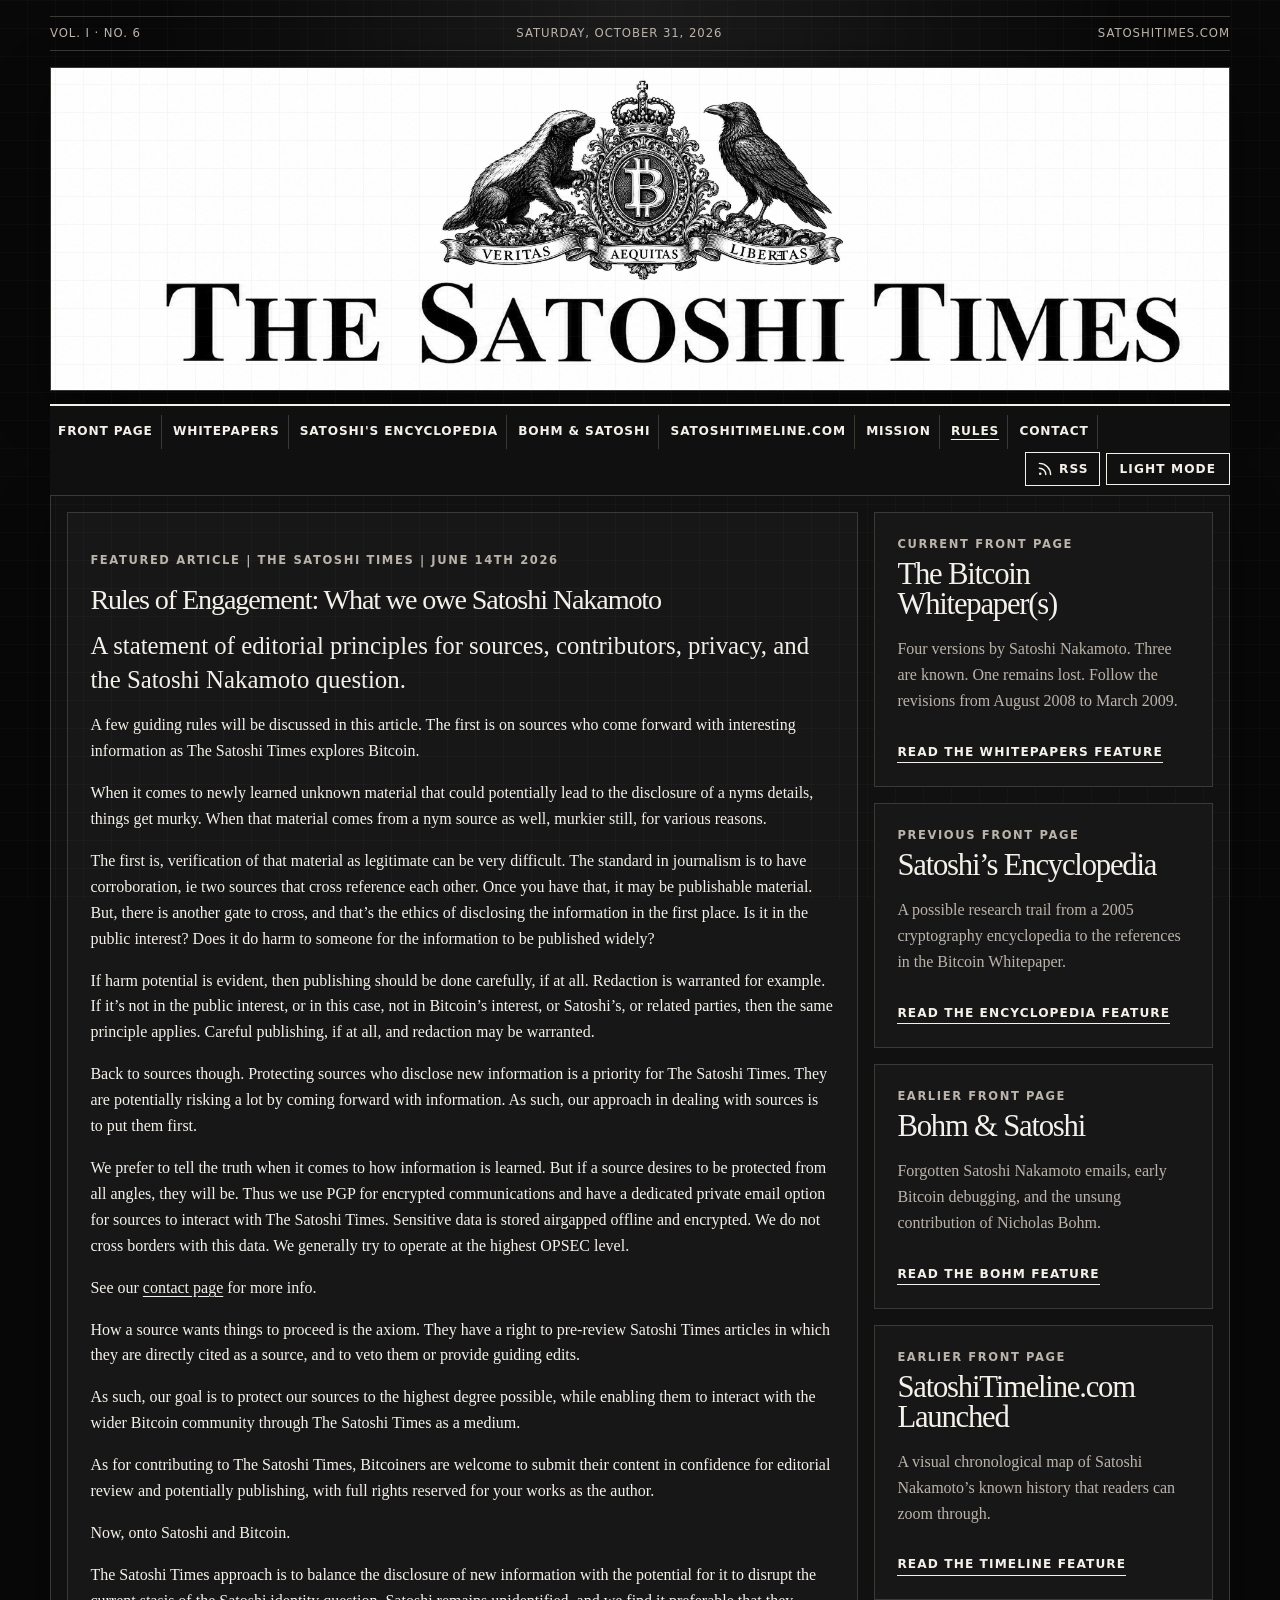
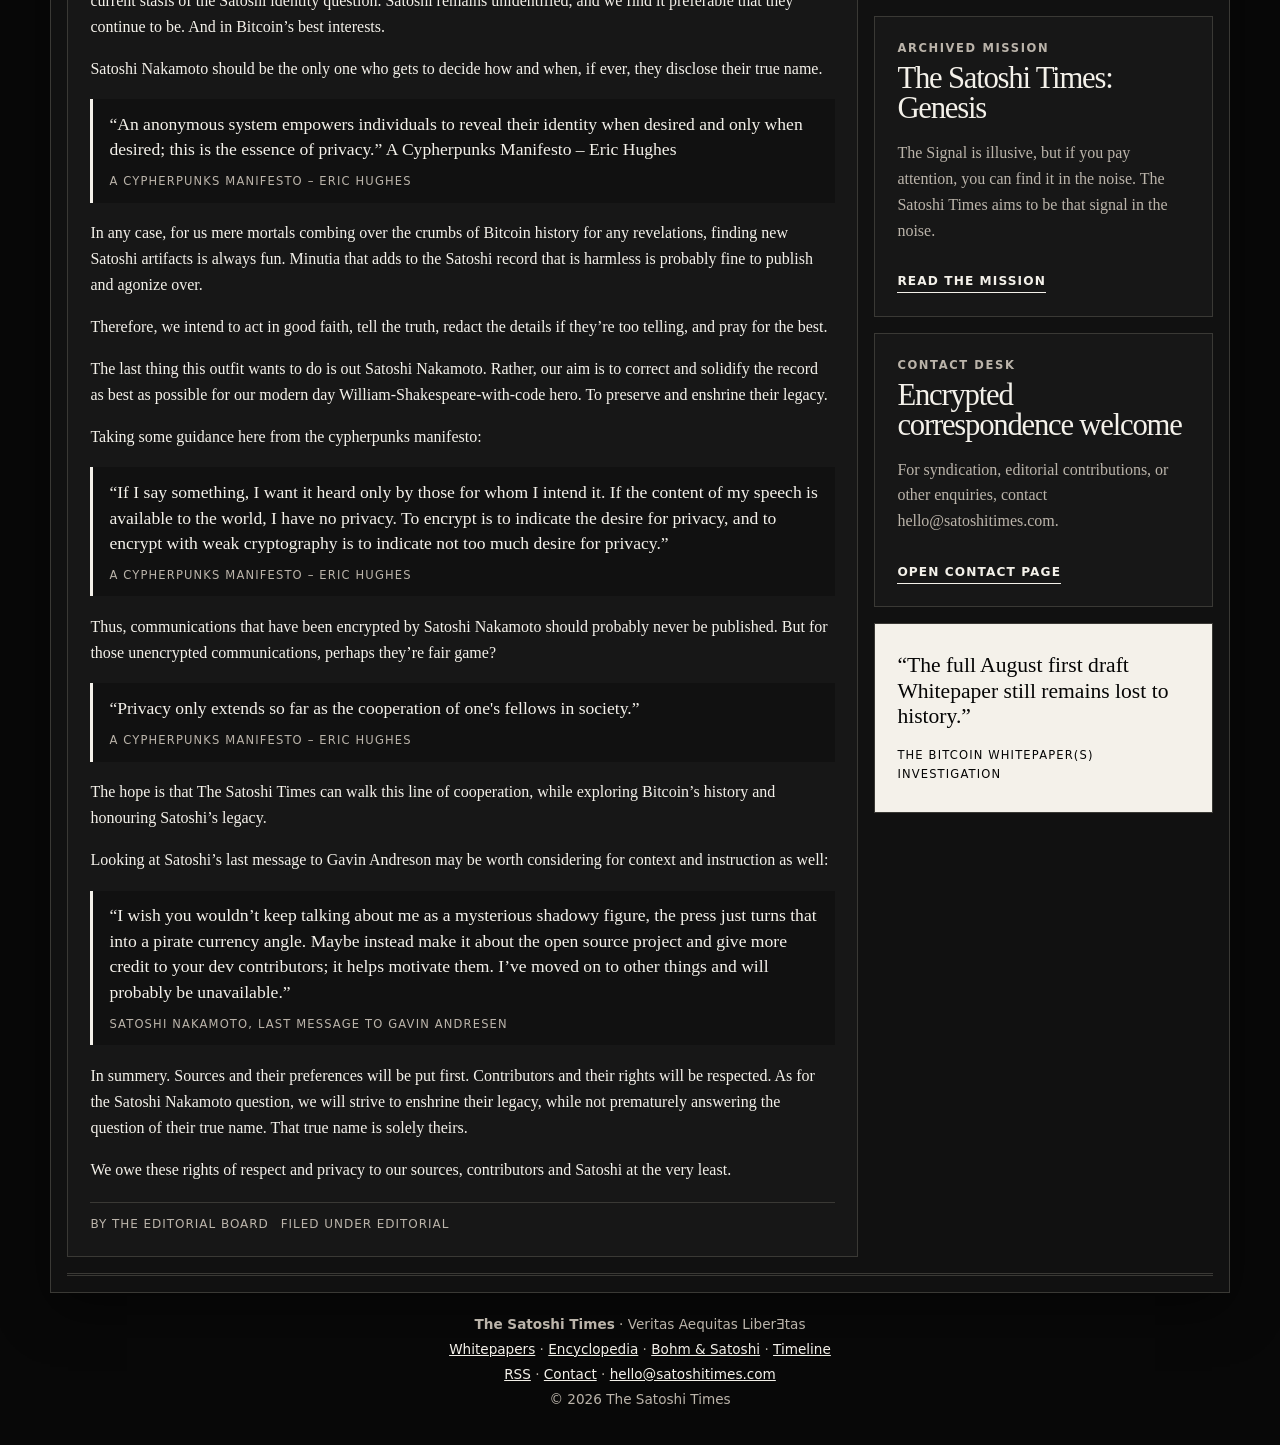
<file: rules.html>
<!doctype html>
<html lang="en" data-theme="dark">
<head>
  <meta charset="utf-8" />
  <meta name="viewport" content="width=device-width, initial-scale=1" />
  <title>Rules of Engagement — The Satoshi Times</title>
  <meta name="description" content="The Satoshi Times rules page featuring Rules of Engagement: What do we owe Satoshi Nakamoto?" />
  <link rel="stylesheet" href="styles.css" />
  <link rel="canonical" href="https://satoshitimes.com/rules.html" />
  <link rel="alternate" type="application/rss+xml" title="The Satoshi Times — RSS" href="feed.xml" />
</head>
<body>
  <a class="skip-link" href="#main">Skip to content</a>

  <header class="site-header">
    <div class="utility-bar" aria-label="Edition details">
      <span>Vol. I · No. 6</span>
      <time class="edition-date" datetime="2026-10-31">Saturday, October 31, 2026</time>
      <span>SatoshiTimes.com</span>
    </div>

    <div class="masthead" aria-label="The Satoshi Times masthead">
      <a href="./" aria-label="The Satoshi Times front page"><img src="assets/satoshi-times-banner.jpg" alt="The Satoshi Times banner with the motto Veritas Aequitas LiberƎtas" /></a>
    </div>


    <nav class="section-nav" aria-label="Newspaper sections">
      <a href="./">Front Page</a>
      <a href="whitepapers/">Whitepapers</a>
      <a href="encyclopedia/">Satoshi&#x27;s Encyclopedia</a>
      <a href="bohm/">Bohm &amp; Satoshi</a>
      <a href="timeline/">SatoshiTimeline.com</a>
      <a href="mission/">Mission</a>
      <a href="rules.html" aria-current="page">Rules</a>
      <a href="contact/">Contact</a>
      <div class="nav-tools">
        <a class="rss-link" href="rss/" title="Subscribe to The Satoshi Times RSS feed"><svg viewBox="0 0 20 20" width="16" height="16" fill="none" aria-hidden="true" focusable="false"><circle cx="4" cy="16" r="1.6" fill="currentColor" /><path d="M3 9a8 8 0 0 1 8 8M3 3a14 14 0 0 1 14 14" stroke="currentColor" stroke-width="1.8" stroke-linecap="round" /></svg><span>RSS</span></a>
        <button id="themeToggle" class="theme-toggle" type="button" aria-label="Toggle light and dark mode">Light mode</button>
      </div>
    </nav>
  </header>
  <main id="main" class="page-shell">
    <section class="headline-grid" aria-label="Lead story">
      <article class="lead-story article-card prose">

        <p class="kicker">Featured Article | The Satoshi Times | June 14th 2026</p>
        <h3>Rules of Engagement: What we owe Satoshi Nakamoto</h3>
        <p class="dek">A statement of editorial principles for sources, contributors, privacy, and the Satoshi Nakamoto question.</p>
        <p>A few guiding rules will be discussed in this article. The first is on sources who come forward with interesting information as The Satoshi Times explores Bitcoin.</p>
        <p>When it comes to newly learned unknown material that could potentially lead to the disclosure of a nyms details, things get murky. When that material comes from a nym source as well, murkier still, for various reasons.</p>
        <p>The first is, verification of that material as legitimate can be very difficult. The standard in journalism is to have corroboration, ie two sources that cross reference each other. Once you have that, it may be publishable material. But, there is another gate to cross, and that’s the ethics of disclosing the information in the first place. Is it in the public interest? Does it do harm to someone for the information to be published widely?</p>
        <p>If harm potential is evident, then publishing should be done carefully, if at all. Redaction is warranted for example. If it’s not in the public interest, or in this case, not in Bitcoin’s interest, or Satoshi’s, or related parties, then the same principle applies. Careful publishing, if at all, and redaction may be warranted.</p>
        <p>Back to sources though. Protecting sources who disclose new information is a priority for The Satoshi Times. They are potentially risking a lot by coming forward with information. As such, our approach in dealing with sources is to put them first.</p>
        <p>We prefer to tell the truth when it comes to how information is learned. But if a source desires to be protected from all angles, they will be. Thus we use PGP for encrypted communications and have a dedicated private email option for sources to interact with The Satoshi Times. Sensitive data is stored airgapped offline and encrypted. We do not cross borders with this data. We generally try to operate at the highest OPSEC level.</p>
        <p>See our <a href="contact/">contact page</a> for more info.</p>
        <p>How a source wants things to proceed is the axiom. They have a right to pre-review Satoshi Times articles in which they are directly cited as a source, and to veto them or provide guiding edits.</p>
        <p>As such, our goal is to protect our sources to the highest degree possible, while enabling them to interact with the wider Bitcoin community through The Satoshi Times as a medium.</p>
        <p>As for contributing to The Satoshi Times, Bitcoiners are welcome to submit their content in confidence for editorial review and potentially publishing, with full rights reserved for your works as the author.</p>
        <p>Now, onto Satoshi and Bitcoin.</p>
        <p>The Satoshi Times approach is to balance the disclosure of new information with the potential for it to disrupt the current stasis of the Satoshi identity question. Satoshi remains unidentified, and we find it preferable that they continue to be. And in Bitcoin’s best interests.</p>
        <p>Satoshi Nakamoto should be the only one who gets to decide how and when, if ever, they disclose their true name.</p>
        <blockquote>“An anonymous system empowers individuals to reveal their identity when desired and only when desired; this is the essence of privacy.” A Cypherpunks Manifesto – Eric Hughes<cite>A Cypherpunks Manifesto – Eric Hughes</cite></blockquote>
        <p>In any case, for us mere mortals combing over the crumbs of Bitcoin history for any revelations, finding new Satoshi artifacts is always fun. Minutia that adds to the Satoshi record that is harmless is probably fine to publish and agonize over.</p>
        <p>Therefore, we intend to act in good faith, tell the truth, redact the details if they’re too telling, and pray for the best.</p>
        <p>The last thing this outfit wants to do is out Satoshi Nakamoto. Rather, our aim is to correct and solidify the record as best as possible for our modern day William-Shakespeare-with-code hero. To preserve and enshrine their legacy.</p>
        <p>Taking some guidance here from the cypherpunks manifesto:</p>
        <blockquote>“If I say something, I want it heard only by those for whom I intend it. If the content of my speech is available to the world, I have no privacy. To encrypt is to indicate the desire for privacy, and to encrypt with weak cryptography is to indicate not too much desire for privacy.”<cite>A Cypherpunks Manifesto – Eric Hughes</cite></blockquote>
        <p>Thus, communications that have been encrypted by Satoshi Nakamoto should probably never be published. But for those unencrypted communications, perhaps they’re fair game?</p>
        <blockquote>“Privacy only extends so far as the cooperation of one&#x27;s fellows in society.”<cite>A Cypherpunks Manifesto – Eric Hughes</cite></blockquote>
        <p>The hope is that The Satoshi Times can walk this line of cooperation, while exploring Bitcoin’s history and honouring Satoshi’s legacy.</p>
        <p>Looking at Satoshi’s last message to Gavin Andreson may be worth considering for context and instruction as well:</p>
        <blockquote>“I wish you wouldn’t keep talking about me as a mysterious shadowy figure, the press just turns that into a pirate currency angle. Maybe instead make it about the open source project and give more credit to your dev contributors; it helps motivate them. I’ve moved on to other things and will probably be unavailable.”<cite>Satoshi Nakamoto, last message to Gavin Andresen</cite></blockquote>
        <p>In summery. Sources and their preferences will be put first. Contributors and their rights will be respected. As for the Satoshi Nakamoto question, we will strive to enshrine their legacy, while not prematurely answering the question of their true name. That true name is solely theirs.</p>
        <p>We owe these rights of respect and privacy to our sources, contributors and Satoshi at the very least.</p>
        <div class="article-meta">
          <span>By The Editorial Board</span>
          <span>Filed under Editorial</span>
        </div>

      </article>


      <aside class="front-column sidebar-stack" aria-label="Front page archive">

        <article class="article-card compact">
          <p class="kicker">Current Front Page</p>
          <h3>The Bitcoin Whitepaper(s)</h3>
          <p>Four versions by Satoshi Nakamoto. Three are known. One remains lost. Follow the revisions from August 2008 to March 2009.</p>
          <a class="read-link" href="whitepapers/">Read the whitepapers feature</a>
        </article>

        <article class="article-card compact">
          <p class="kicker">Previous Front Page</p>
          <h3>Satoshi’s Encyclopedia</h3>
          <p>A possible research trail from a 2005 cryptography encyclopedia to the references in the Bitcoin Whitepaper.</p>
          <a class="read-link" href="encyclopedia/">Read the encyclopedia feature</a>
        </article>

        <article class="article-card compact">
          <p class="kicker">Earlier Front Page</p>
          <h3>Bohm &amp; Satoshi</h3>
          <p>Forgotten Satoshi Nakamoto emails, early Bitcoin debugging, and the unsung contribution of Nicholas Bohm.</p>
          <a class="read-link" href="bohm/">Read the Bohm feature</a>
        </article>

        <article class="article-card compact">
          <p class="kicker">Earlier Front Page</p>
          <h3>SatoshiTimeline.com Launched</h3>
          <p>A visual chronological map of Satoshi Nakamoto’s known history that readers can zoom through.</p>
          <a class="read-link" href="timeline/">Read the timeline feature</a>
        </article>

        <article class="article-card compact mission-card">
          <p class="kicker">Archived Mission</p>
          <h3>The Satoshi Times: Genesis</h3>
          <p>The Signal is illusive, but if you pay attention, you can find it in the noise. The Satoshi Times aims to be that signal in the noise.</p>
          <a class="read-link" href="mission/">Read the mission</a>
        </article>

        <article class="article-card compact">
          <p class="kicker">Contact Desk</p>
          <h3>Encrypted correspondence welcome</h3>
          <p>For syndication, editorial contributions, or other enquiries, contact hello@satoshitimes.com.</p>
          <a class="read-link" href="contact/">Open contact page</a>
        </article>

        <div class="quote-card">
          <p>“The full August first draft Whitepaper still remains lost to history.”</p>
          <span>The Bitcoin Whitepaper(s) investigation</span>
        </div>
      </aside>
    </section>
  </main>

      <footer class="site-footer">
    <p><strong>The Satoshi Times</strong> · Veritas Aequitas LiberƎtas</p>
    <p><a href="whitepapers/">Whitepapers</a> · <a href="encyclopedia/">Encyclopedia</a> · <a href="bohm/">Bohm &amp; Satoshi</a> · <a href="timeline/">Timeline</a></p>
    <p><a href="rss/">RSS</a> · <a href="contact/">Contact</a> · <a href="mailto:hello@satoshitimes.com">hello@satoshitimes.com</a></p>
    <p>© 2026 The Satoshi Times</p>
  </footer>

  <script src="script.js"></script>
</body>
</html>
</file>
<file: styles.css>
:root {
  color-scheme: dark;
  --bg: #080808;
  --paper: #111111;
  --paper-soft: #171717;
  --ink: #f4f1ea;
  --muted: #bbb4aa;
  --rule: #3a3935;
  --accent: #ffffff;
  --reverse: #050505;
  --shadow: 0 18px 50px rgba(0, 0, 0, 0.45);
  --serif: Georgia, "Times New Roman", Times, serif;
  --sans: Inter, ui-sans-serif, system-ui, -apple-system, BlinkMacSystemFont, "Segoe UI", sans-serif;
}
html[data-theme="light"] {
  color-scheme: light;
  --bg: #f1efe8;
  --paper: #fffdf6;
  --paper-soft: #f7f3e9;
  --ink: #101010;
  --muted: #5e5a52;
  --rule: #c9c1b5;
  --accent: #050505;
  --reverse: #ffffff;
  --shadow: 0 18px 50px rgba(32, 28, 18, 0.15);
}
* { box-sizing: border-box; }
body {
  margin: 0;
  background: radial-gradient(circle at top, rgba(255,255,255,0.08), transparent 30rem), var(--bg);
  color: var(--ink);
  font-family: var(--serif);
  line-height: 1.62;
}
body::before {
  content: "";
  position: fixed;
  inset: 0;
  pointer-events: none;
  opacity: 0.07;
  background-image: linear-gradient(90deg, transparent 97%, var(--ink) 100%), linear-gradient(0deg, transparent 97%, var(--ink) 100%);
  background-size: 28px 28px;
  mix-blend-mode: difference;
}
.skip-link { position: absolute; left: -999px; top: 1rem; z-index: 10; padding: 0.75rem 1rem; background: var(--ink); color: var(--reverse); font-family: var(--sans); }
.skip-link:focus { left: 1rem; }
.site-header, .page-shell, .site-footer { width: min(1180px, calc(100% - 32px)); margin: 0 auto; }
.site-header { padding: 1rem 0 0; }
.utility-bar {
  display: flex; justify-content: space-between; gap: 1rem; border-top: 1px solid var(--rule); border-bottom: 1px solid var(--rule);
  padding: 0.45rem 0; color: var(--muted); font-family: var(--sans); font-size: 0.73rem; letter-spacing: 0.08em; text-transform: uppercase;
}
.masthead { margin: 1rem 0 0.8rem; background: #fff; border: 1px solid var(--rule); box-shadow: var(--shadow); overflow: hidden; }
.masthead img { display: block; width: 100%; height: auto; }
.section-nav {
  position: sticky; top: 0; z-index: 5; display: flex; align-items: center; gap: 0.35rem; border-top: 2px solid var(--ink);
  border-bottom: 1px solid var(--rule); background: color-mix(in srgb, var(--paper) 94%, transparent); backdrop-filter: blur(10px);
  padding: 0.55rem 0; overflow-x: auto;
}
.section-nav a, .theme-toggle, .read-link, .button-link {
  color: var(--ink); font-family: var(--sans); font-size: 0.76rem; font-weight: 700; letter-spacing: 0.09em; text-decoration: none; text-transform: uppercase;
}
.section-nav a { padding: 0.45rem 0.7rem; border-right: 1px solid var(--rule); white-space: nowrap; }
.theme-toggle { margin-left: auto; padding: 0.5rem 0.8rem; border: 1px solid var(--ink); background: transparent; cursor: pointer; white-space: nowrap; color: var(--ink); }
.theme-toggle:hover, .section-nav a:hover, .read-link:hover, .button-link:hover { background: var(--ink); color: var(--reverse); }
.page-shell { background: var(--paper); border-left: 1px solid var(--rule); border-right: 1px solid var(--rule); padding: 1rem; box-shadow: var(--shadow); }
.headline-grid { display: grid; grid-template-columns: minmax(0, 2.1fr) minmax(280px, 0.9fr); gap: 1rem; padding-bottom: 1rem; border-bottom: 3px double var(--rule); }
.article-card, .quote-card { background: var(--paper-soft); border: 1px solid var(--rule); padding: clamp(1rem, 2vw, 1.4rem); }
.lead-story { min-height: 100%; }
.kicker { margin: 0 0 0.4rem; color: var(--muted); font-family: var(--sans); font-size: 0.72rem; font-weight: 800; letter-spacing: 0.14em; text-transform: uppercase; }
h1, h2, h3 { margin: 0; line-height: 0.97; font-weight: 500; letter-spacing: -0.04em; }
h1 { max-width: 900px; font-size: clamp(3rem, 8vw, 6.9rem); }
h2 { font-size: clamp(2rem, 4vw, 3.8rem); }
h3 { font-size: clamp(1.35rem, 2.2vw, 2.1rem); }
.dek { color: var(--ink); font-size: clamp(1.15rem, 2vw, 1.55rem); line-height: 1.35; }
.prose p { margin: 1rem 0; }
.prose a { color: var(--ink); text-decoration-thickness: 1px; text-underline-offset: 0.18em; }
.prose blockquote { margin: 1.1rem 0; padding: 0.8rem 1rem; border-left: 3px solid var(--ink); background: var(--paper); font-size: 1.1rem; line-height: 1.45; }
.prose blockquote cite { display: block; margin-top: 0.65rem; color: var(--muted); font-family: var(--sans); font-size: 0.72rem; font-style: normal; letter-spacing: 0.1em; text-transform: uppercase; }
.article-meta { display: flex; flex-wrap: wrap; gap: 0.75rem; margin-top: 1.2rem; padding-top: 0.75rem; border-top: 1px solid var(--rule); color: var(--muted); font-family: var(--sans); font-size: 0.75rem; text-transform: uppercase; letter-spacing: 0.08em; }
.front-column { display: grid; gap: 1rem; align-content: start; }
.compact h2, .compact h3 { font-size: clamp(1.4rem, 2.4vw, 2rem); }
.compact p { color: var(--muted); }
.quote-card { display: grid; align-content: center; min-height: 190px; background: var(--ink); color: var(--reverse); }
.quote-card p { margin: 0; font-size: 1.35rem; line-height: 1.18; }
.quote-card span { display: block; margin-top: 1rem; font-family: var(--sans); font-size: 0.72rem; letter-spacing: 0.1em; text-transform: uppercase; }
.read-link, .button-link { display: inline-block; margin-top: 0.8rem; border-bottom: 1px solid currentColor; }
.single-column { grid-template-columns: 1fr; }
.single-column .lead-story { grid-column: 1 / -1; }
.contact-card { max-width: 880px; margin: 0 auto; }
.contact-row { display: grid; grid-template-columns: 180px 1fr; gap: 1rem; margin: 1.1rem 0; padding: 0.9rem 0; border-top: 1px solid var(--rule); border-bottom: 1px solid var(--rule); }
.contact-row span:first-child { color: var(--muted); font-family: var(--sans); font-size: 0.75rem; font-weight: 800; letter-spacing: 0.12em; text-transform: uppercase; }
.key-block { overflow-x: auto; padding: 1rem; border: 1px solid var(--rule); background: var(--paper); color: var(--ink); font-size: 0.8rem; line-height: 1.45; }
.site-footer { padding: 1rem 0 2rem; border-top: 1px solid var(--rule); color: var(--muted); font-family: var(--sans); font-size: 0.85rem; text-align: center; }
.site-footer p { margin: 0.2rem 0; }
@media (max-width: 860px) { .headline-grid, .single-column { grid-template-columns: 1fr; } .contact-row { grid-template-columns: 1fr; gap: 0.25rem; } }
@media (max-width: 560px) { .site-header, .page-shell, .site-footer { width: min(100% - 18px, 1180px); } .utility-bar { display: none; } .page-shell { padding: 0.6rem; } .section-nav { padding-left: 0.25rem; } h1 { font-size: 2.8rem; } }


/* Front page launch article media and archive sidebar */
.front-page-grid {
  align-items: start;
  grid-template-columns: minmax(0, 2.2fr) minmax(280px, 0.8fr);
}

.longform-article {
  font-size: 1.06rem;
}

.longform-article a {
  color: var(--ink);
  text-decoration-thickness: 1px;
  text-underline-offset: 0.17em;
}

.longform-article a:hover,
.longform-article a:focus {
  background: var(--ink);
  color: var(--reverse);
  outline: 0;
}

.closing-line {
  font-size: 1.25rem;
  font-style: italic;
}

.article-figure {
  margin: 1.4rem 0;
  border: 1px solid var(--rule);
  background: #000;
}

.article-figure img,
.article-figure video {
  display: block;
  width: 100%;
  height: auto;
}

.article-video {
  max-height: 720px;
  object-fit: contain;
}

.article-figure figcaption {
  border-top: 1px solid var(--rule);
  padding: 0.65rem 0.8rem;
  background: var(--paper-soft);
  color: var(--muted);
  font-family: var(--sans);
  font-size: 0.78rem;
  letter-spacing: 0.04em;
  text-transform: uppercase;
}

.sidebar-stack {
  position: sticky;
  top: 4.6rem;
}

.mission-card h2 {
  font-size: clamp(1.75rem, 3vw, 2.55rem);
}

.site-footer a {
  color: var(--ink);
}

html[data-theme="light"] .article-figure {
  background: #fff;
}

@media (max-width: 860px) {
  .front-page-grid {
    grid-template-columns: 1fr;
  }

  .sidebar-stack {
    position: static;
  }
}


.article-figure img[loading="lazy"] {
  background: #000;
}

/* Long-form article presentation */
.feature-headline {
  max-width: 960px;
  font-size: clamp(2.35rem, 5.5vw, 5.15rem);
  line-height: 0.96;
}

.article-meta--top {
  margin-top: 1rem;
  margin-bottom: 1.35rem;
  padding-top: 0;
  padding-bottom: 0.8rem;
  border-top: 0;
  border-bottom: 1px solid var(--rule);
}

.article-figure--portrait {
  width: min(100%, 720px);
  margin-right: auto;
  margin-left: auto;
}

.article-figure figcaption a {
  color: inherit;
}

@media (max-width: 560px) {
  .feature-headline {
    font-size: 2.55rem;
  }
}

/* Vol. I · No. 6 whitepapers feature and shared issue navigation */
.section-nav { flex-wrap: wrap; overflow-x: visible; }
.section-nav a[aria-current="page"] { text-decoration: underline; text-underline-offset: 0.35em; }
.masthead a { display: block; }
.whitepapers-headline { max-width: 100%; font-size: clamp(1.65rem, 2.2vw, 2.1rem); line-height: 1.08; }
.whitepapers-article .dek { margin: 0.65rem 0 1rem; font-style: italic; }
.whitepapers-article h2 { margin: 2rem 0 1rem; font-size: clamp(1.45rem, 2.2vw, 2rem); line-height: 1.12; }
.whitepapers-article h2 strong { font-weight: inherit; }
.prose { overflow-wrap: anywhere; }
.whitepapers-article [id] { scroll-margin-top: 1.5rem; }
.article-jumps { display: flex; flex-wrap: wrap; gap: 0.35rem 1rem; padding: 0 0 0.9rem; border-bottom: 1px solid var(--rule); font-family: var(--sans); font-size: 0.75rem; }
.article-summary { font-size: 0.95rem; }
.figure-fullsize { display: block; cursor: zoom-in; }
.whitepaper-figure figcaption a { display: inline-block; margin-left: 0.5em; white-space: nowrap; }
.source-notes { padding-left: 1.5rem; font-size: 0.94rem; }
.source-notes li { margin: 0.75rem 0; padding-left: 0.2rem; }
.whitepapers-article code { font-size: 0.83em; overflow-wrap: anywhere; }
.contact-card p { overflow-wrap: anywhere; }
.headline-grid > * { min-width: 0; }
.contact-card { width: 100%; }
@media (max-width: 560px) {
  .utility-bar { display: flex; flex-wrap: wrap; justify-content: space-between; gap: 0.15rem 0.7rem; font-size: 0.62rem; letter-spacing: 0.04em; }
  .utility-bar > span:last-child { display: none; }
  .section-nav a { padding: 0.45rem 0.5rem; font-size: 0.67rem; letter-spacing: 0.06em; }
  .theme-toggle { font-size: 0.67rem; padding: 0.45rem 0.6rem; }
  .article-meta { font-size: 0.66rem; gap: 0.4rem 0.75rem; }
  .whitepapers-article .dek { font-size: 1.15rem; }
}

/* RSS subscription and shared navigation controls */
.section-nav { gap: 0.2rem; }
.section-nav > a { padding-right: 0.5rem; padding-left: 0.5rem; letter-spacing: 0.07em; }
.nav-tools { display: flex; flex: 0 0 auto; align-items: center; gap: 0.35rem; margin-left: auto; }
.nav-tools .theme-toggle { margin-left: 0; }
.section-nav .rss-link { display: inline-flex; align-items: center; justify-content: center; gap: 0.4rem; border: 1px solid var(--ink); padding: 0.5rem 0.65rem; line-height: normal; }
.rss-link svg { flex: 0 0 auto; }
.rss-grid { grid-template-columns: minmax(0, 1.25fr) minmax(0, 1fr); align-items: start; }
.rss-title { font-size: clamp(2.2rem, 4vw, 3.4rem); line-height: 1.04; }
.rss-subscribe h2, .rss-edition h2 { font-size: clamp(1.65rem, 2.5vw, 2.2rem); line-height: 1.1; }
.rss-subscribe h2 { margin-top: 1.6rem; }
.feed-address-panel { margin: 1.5rem 0; border-top: 3px double var(--rule); border-bottom: 3px double var(--rule); padding: 1.1rem 0; }
.feed-address-panel label { display: block; margin-bottom: 0.5rem; font-family: var(--sans); font-size: 0.72rem; font-weight: 700; text-transform: uppercase; letter-spacing: 0.09em; }
.feed-url { display: block; width: 100%; min-width: 0; padding: 0.85rem; border: 1px solid var(--rule); border-radius: 0; background: var(--paper); color: var(--ink); font-family: var(--sans); font-size: 0.9rem; }
.rss-actions { display: flex; align-items: center; flex-wrap: wrap; gap: 0.6rem; margin-top: 0.85rem; }
.feed-copy, .prose .feed-open { display: inline-flex; align-items: center; justify-content: center; padding: 0.7rem 0.85rem; border: 1px solid var(--ink); border-radius: 0; background: transparent; color: var(--ink); font-family: var(--sans); font-size: 0.72rem; font-weight: 700; text-decoration: none; text-transform: uppercase; letter-spacing: 0.07em; line-height: 1.25; cursor: pointer; }
.feed-copy[hidden] { display: none; }
.feed-copy:hover, .prose .feed-open:hover { background: var(--ink); color: var(--reverse); }
.rss-link:focus-visible, .theme-toggle:focus-visible, .feed-copy:focus-visible, .feed-open:focus-visible, .feed-url:focus-visible { outline: 2px solid var(--ink); outline-offset: 3px; }
.prose .feed-status { margin: 0.7rem 0 0; font-family: var(--sans); font-size: 0.8rem; }
.feed-status:empty { display: none; }
.prose .feed-help { margin-bottom: 0; color: var(--muted); font-size: 0.9rem; }
.rss-articles { list-style: none; padding: 0; margin: 1rem 0 0; }
.rss-articles li { padding: 1.1rem 0; border-top: 1px solid var(--rule); }
.rss-articles li:last-child { padding-bottom: 0; }
.rss-articles h3 { font-size: 1.3rem; line-height: 1.15; }
.rss-articles h3 a { text-decoration: none; }
.rss-articles h3 a:hover { text-decoration: underline; }
.rss-articles p { margin: 0.65rem 0 0; font-size: 0.95rem; color: var(--muted); }
.rss-articles .kicker { margin: 0 0 0.55rem; font-size: 0.65rem; }
@media (max-width: 860px) {
  .rss-grid { grid-template-columns: minmax(0, 1fr); }
}
@media (max-width: 560px) {
  .section-nav .rss-link { padding: 0.45rem 0.55rem; }
  .section-nav > a { letter-spacing: 0.06em; }
  .feed-url { font-size: 0.78rem; padding: 0.7rem 0.5rem; }
}
</file>
